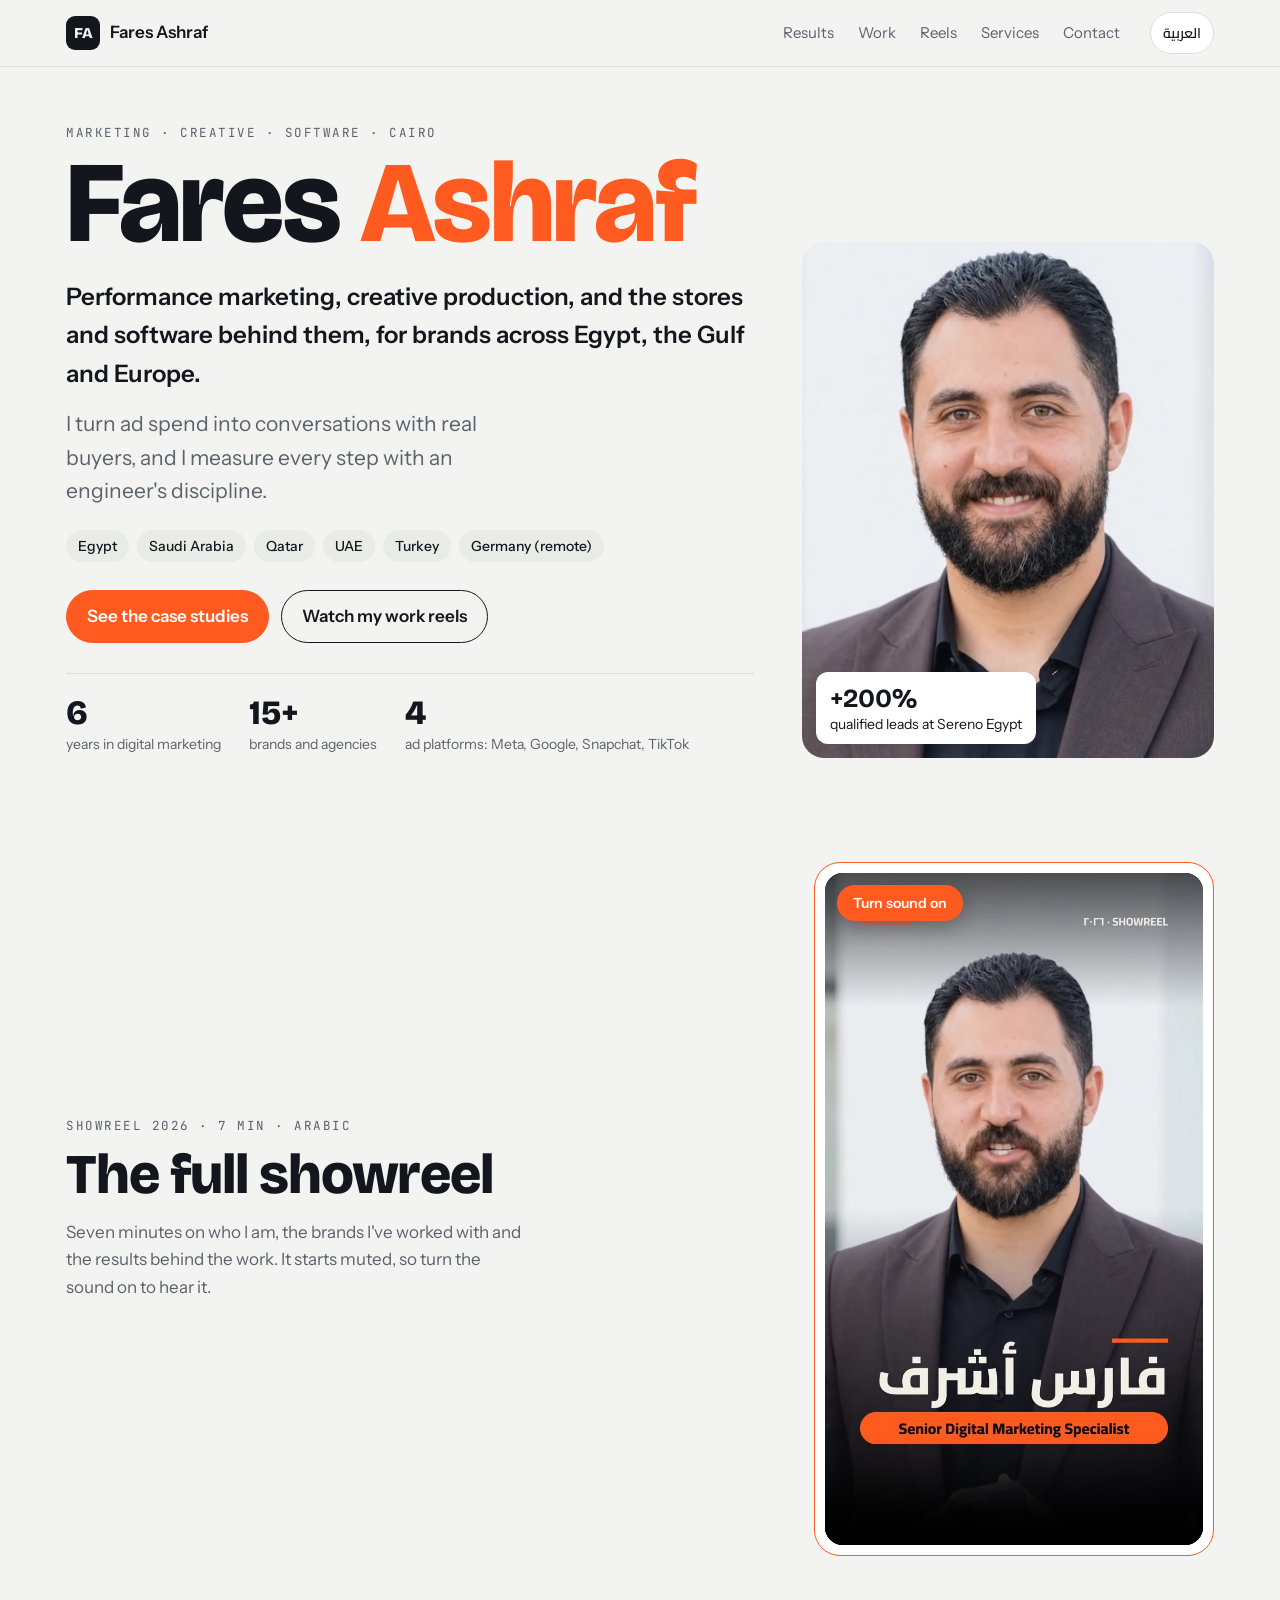
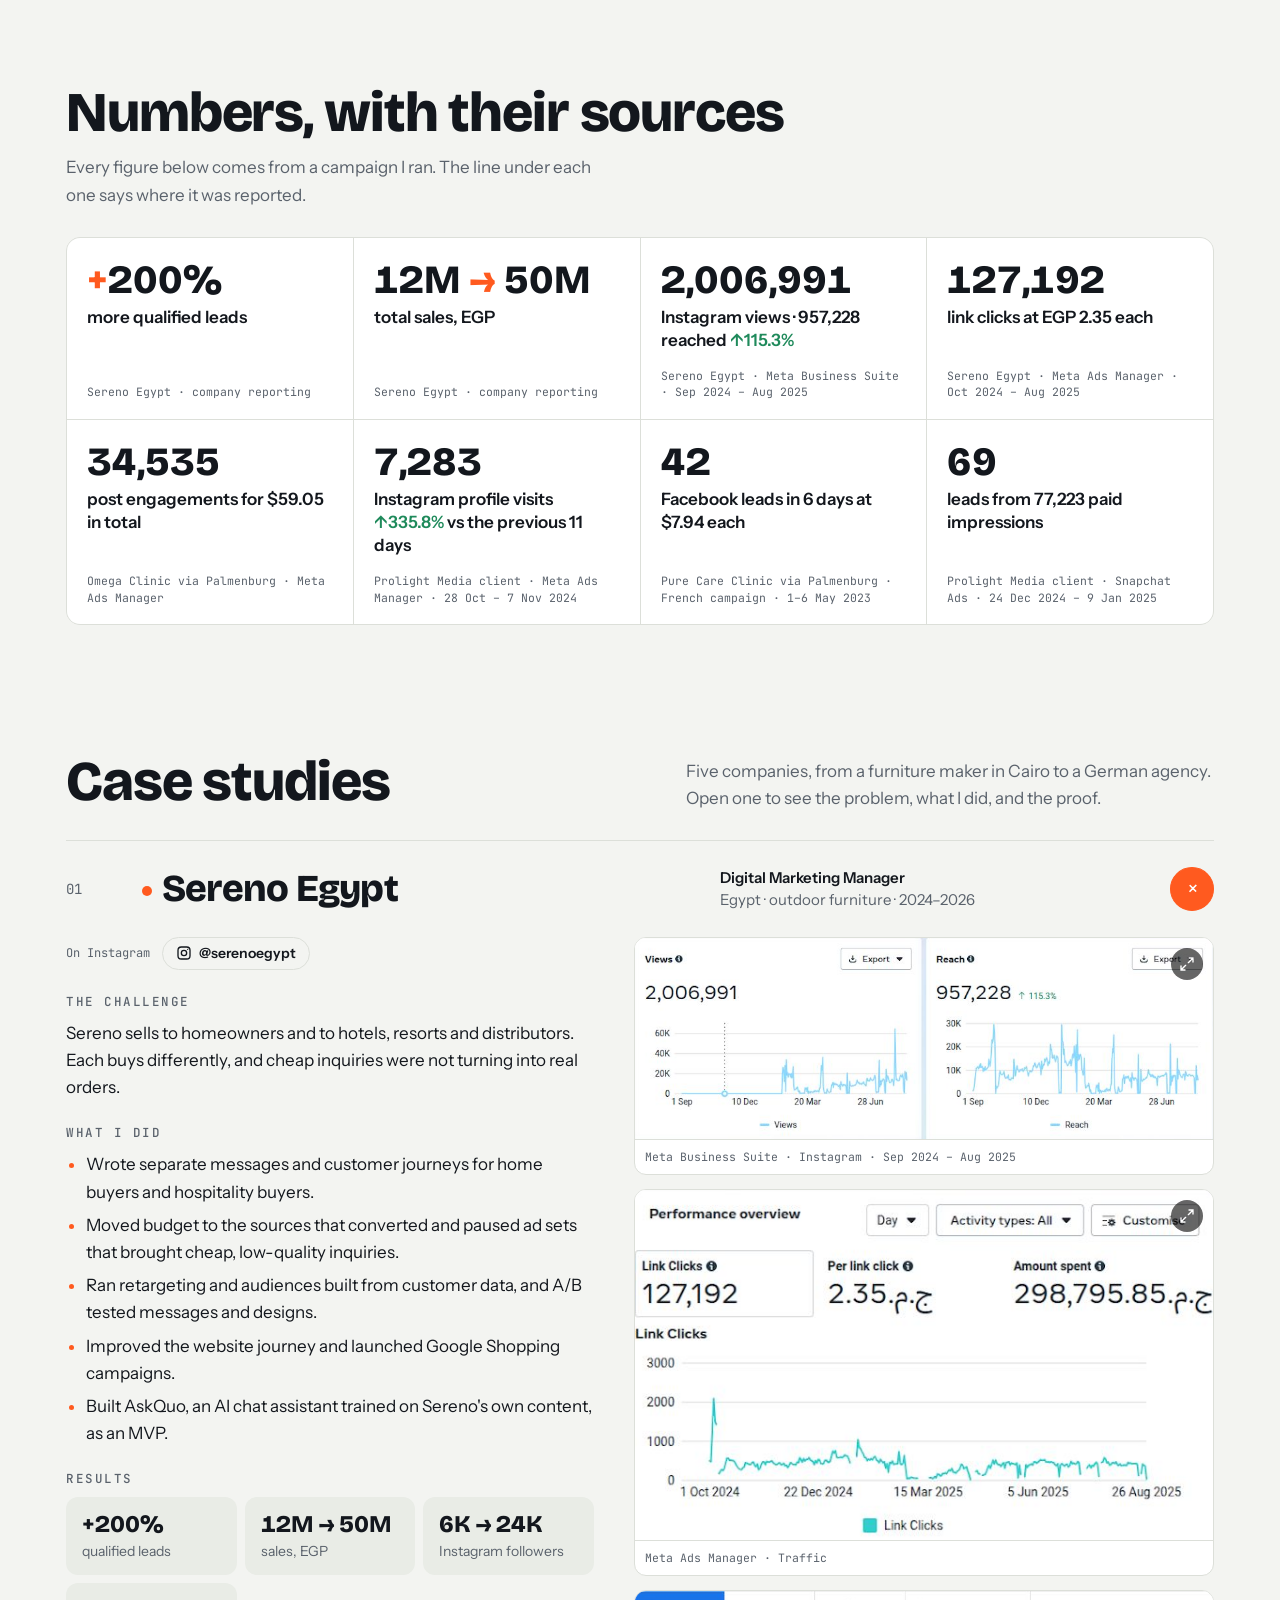
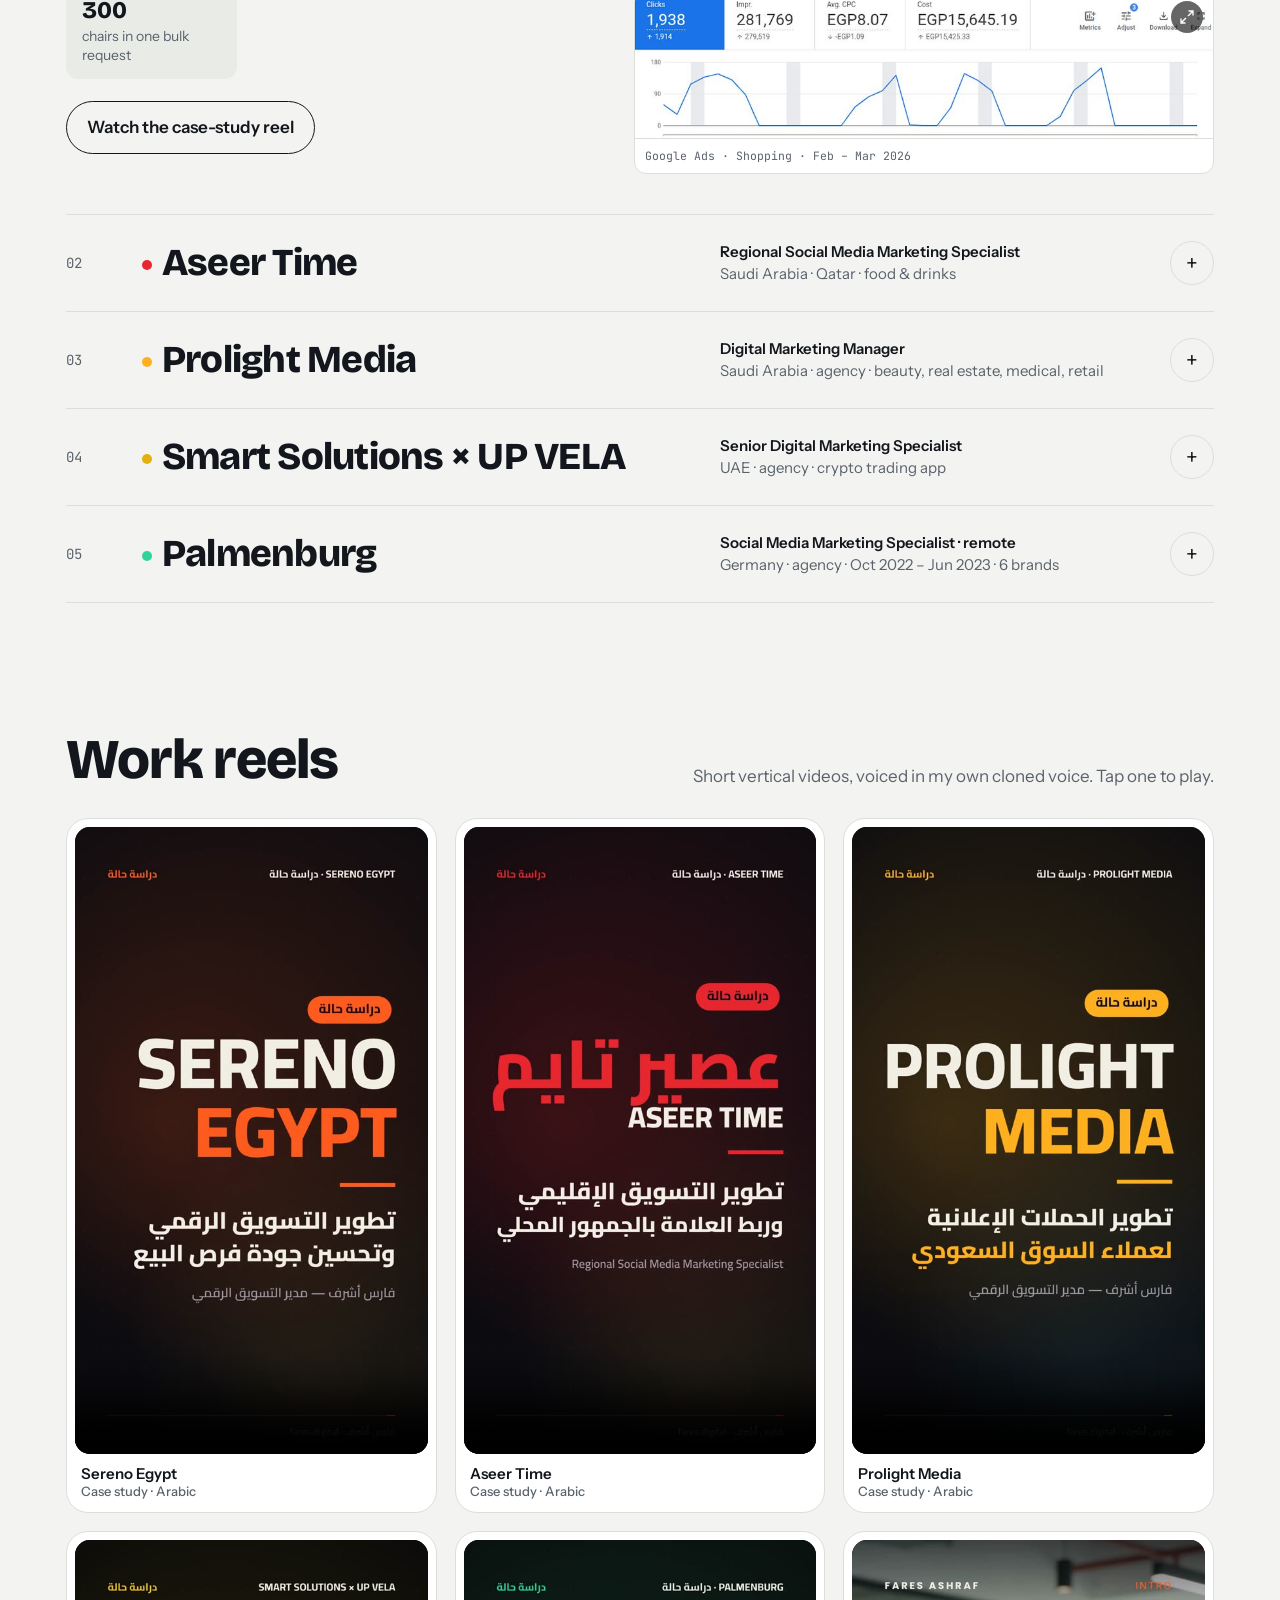
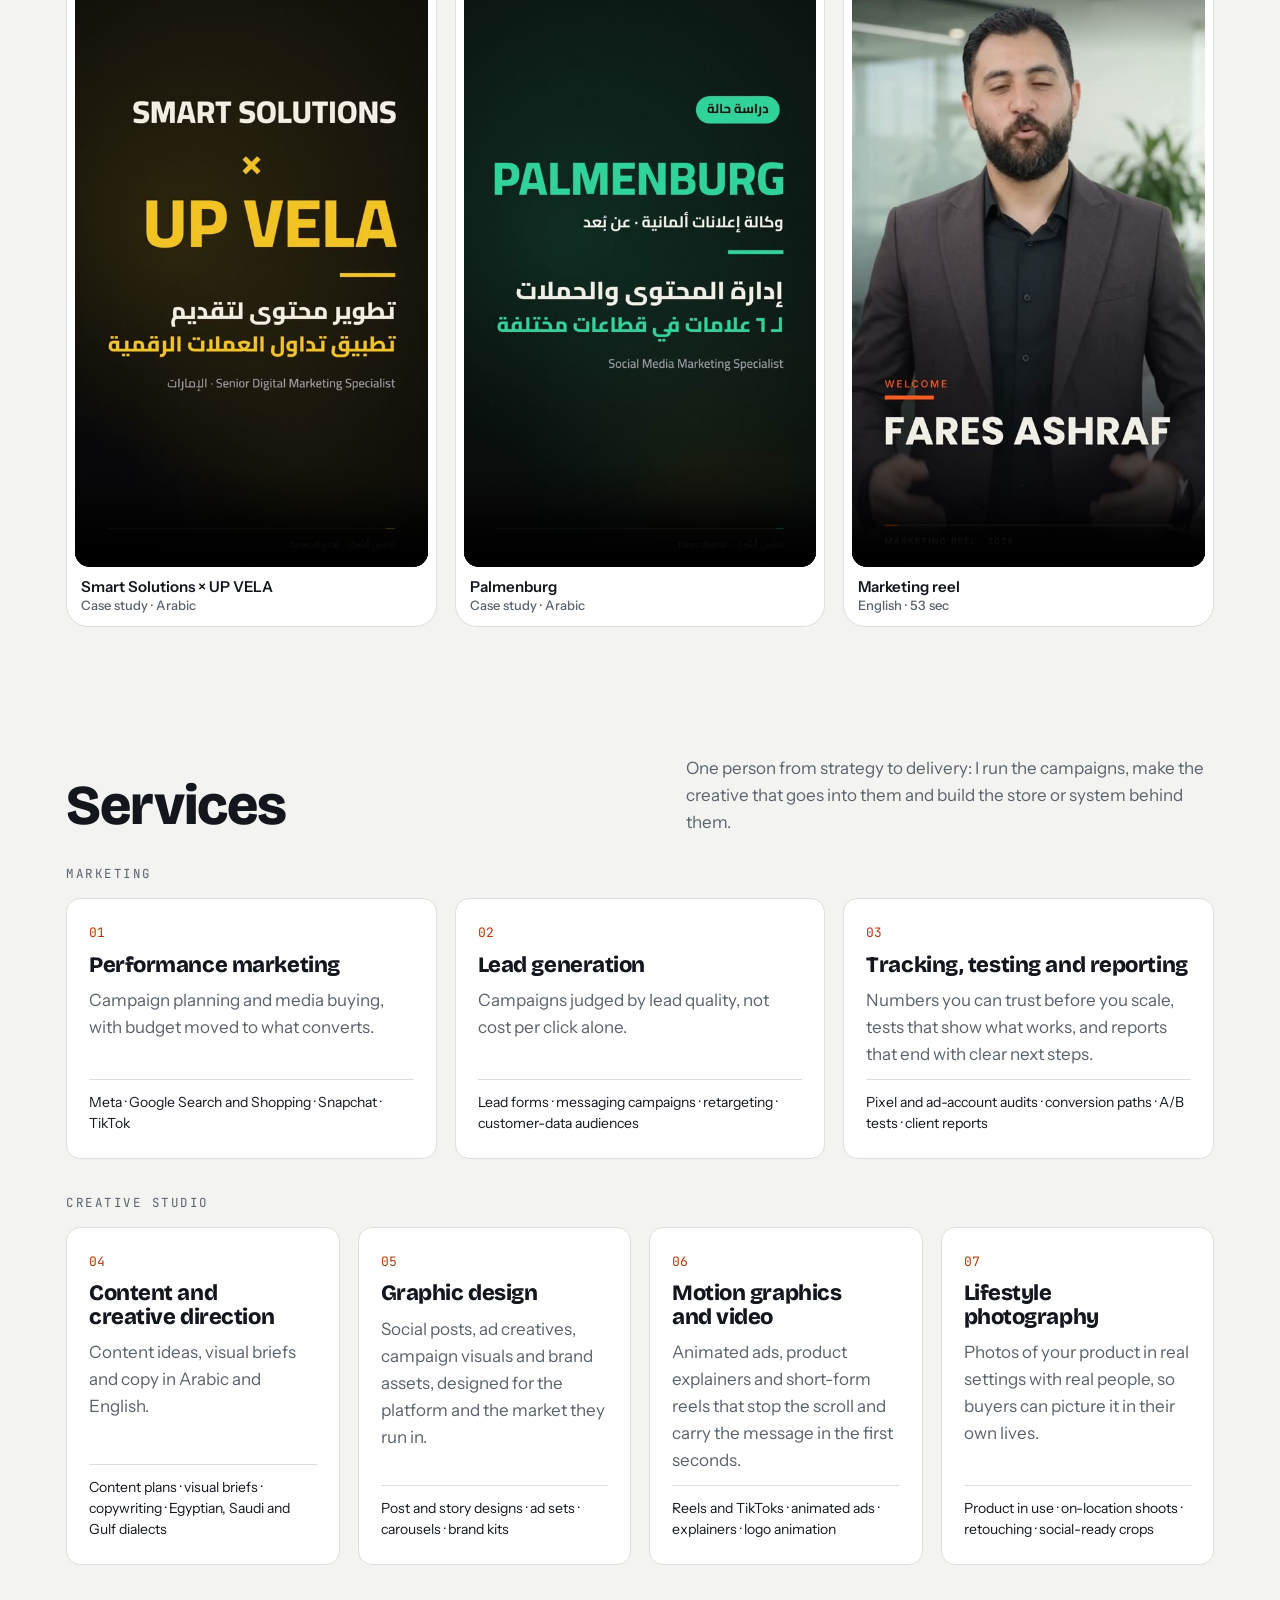
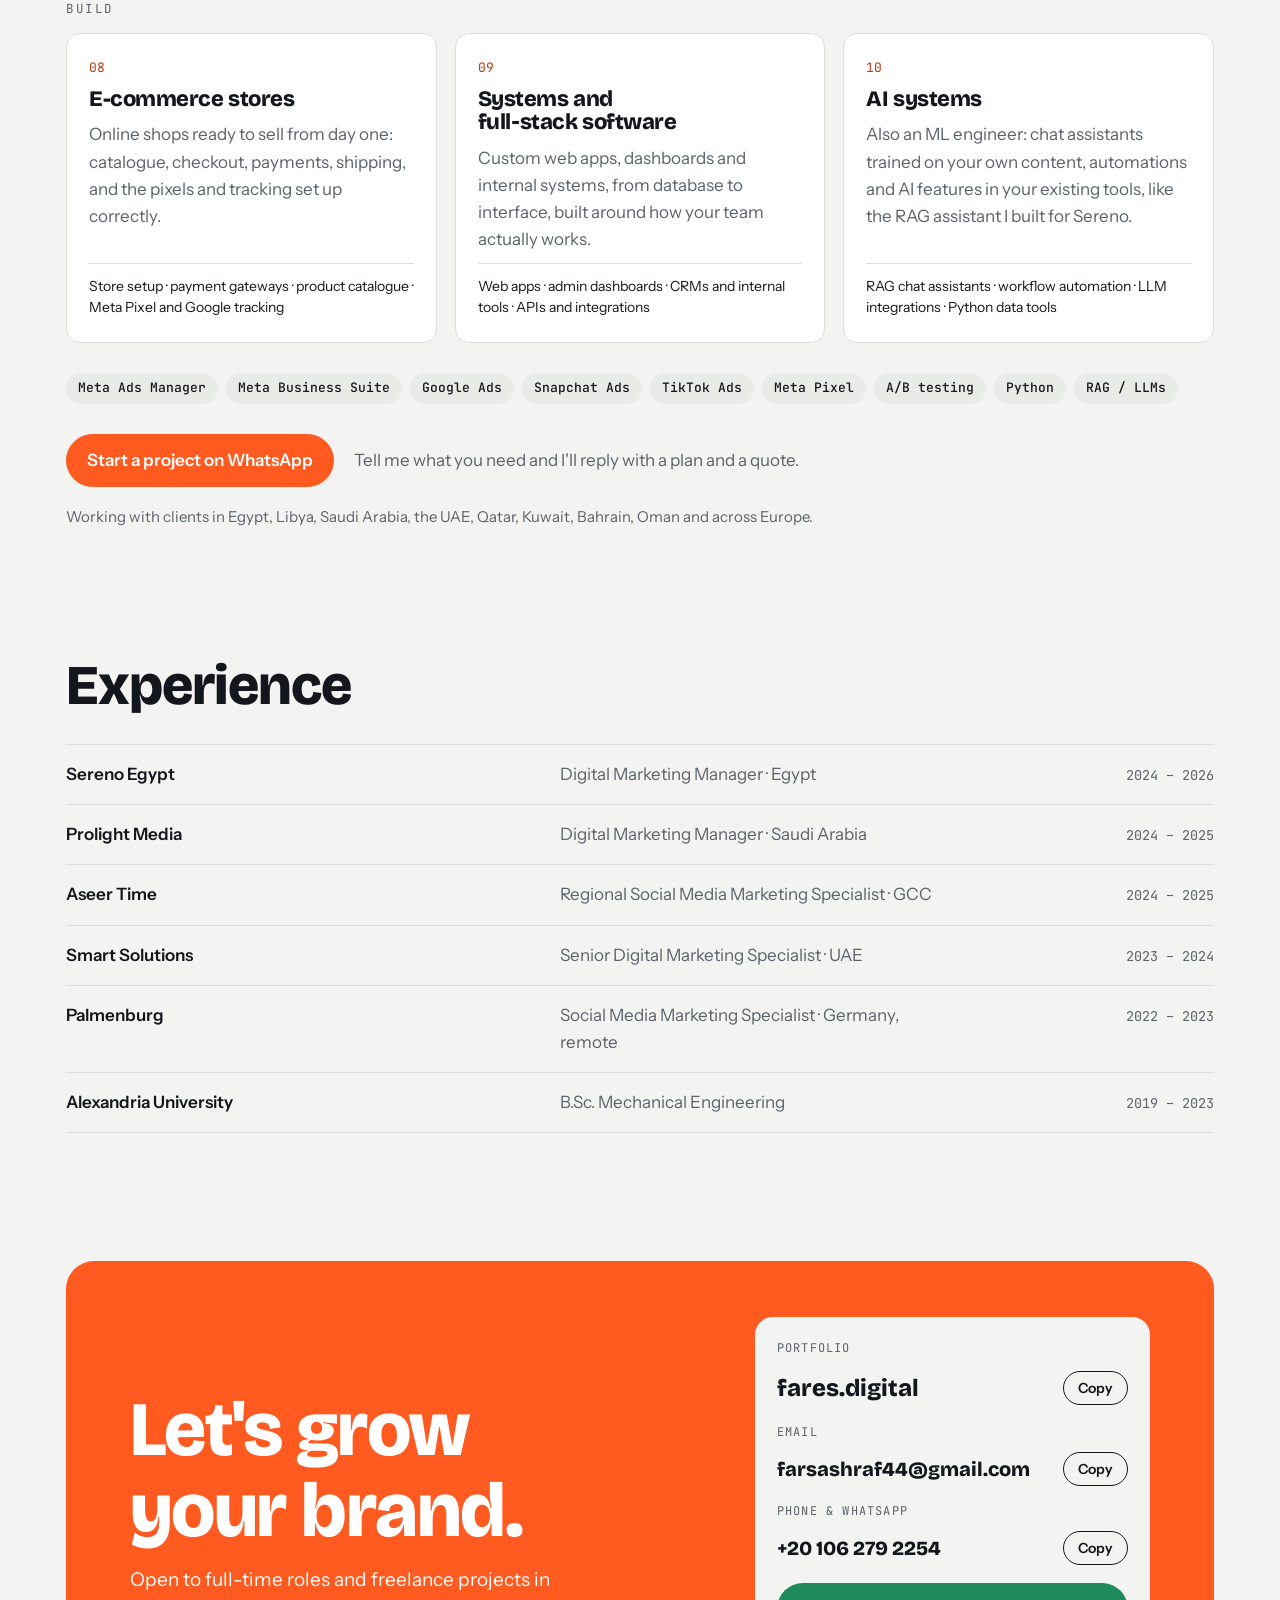
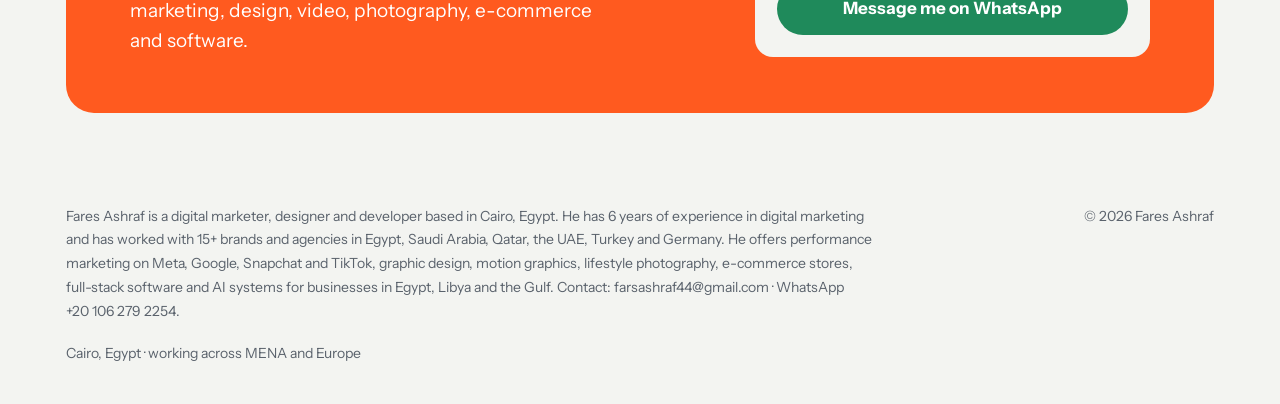
<file: index.html>
<!doctype html>
<html lang="en" dir="ltr">
<head>
<meta charset="utf-8">
<meta name="viewport" content="width=device-width, initial-scale=1, viewport-fit=cover">
<title>Fares Ashraf · Digital Marketing, Design and Web Development</title>
<meta name="description" content="Fares Ashraf, Cairo-based digital marketer, designer and developer. Meta, Google, Snapchat and TikTok ads, graphic design, motion video, e-commerce stores and AI software for brands in Egypt, Libya, Saudi Arabia, the UAE, Qatar and Kuwait.">
<meta name="author" content="Fares Ashraf">
<meta name="robots" content="index, follow, max-image-preview:large">
<link rel="canonical" href="https://fares.digital/">
<link rel="alternate" hreflang="en" href="https://fares.digital/">
<link rel="alternate" hreflang="ar" href="https://fares.digital/ar/">
<link rel="alternate" hreflang="x-default" href="https://fares.digital/">
<link rel="icon" href="assets/favicon.svg" type="image/svg+xml">
<meta property="og:type" content="website">
<meta property="og:site_name" content="Fares Ashraf">
<meta property="og:locale" content="en_US">
<meta property="og:locale:alternate" content="ar_AR">
<meta property="og:url" content="https://fares.digital/">
<meta property="og:title" content="Fares Ashraf · Digital Marketing, Design and Web Development">
<meta property="og:description" content="Performance marketing, design, video, photography, e-commerce stores, full-stack software and AI systems for brands across Egypt, Libya, the Gulf and Europe. Case studies, sourced results and showreel.">
<meta property="og:image" content="https://fares.digital/assets/img/og-image.jpg">
<meta property="og:image:width" content="1200">
<meta property="og:image:height" content="630">
<meta property="og:image:alt" content="Fares Ashraf · Digital Marketing, Design and Web Development">
<meta name="twitter:card" content="summary_large_image">
<script type="application/ld+json">
{
 "@context": "https://schema.org",
 "@graph": [
  {
   "@type": "Person",
   "@id": "https://fares.digital/#person",
   "name": "Fares Ashraf",
   "alternateName": "فارس أشرف",
   "jobTitle": "Digital Marketing Specialist, Designer and Developer",
   "url": "https://fares.digital/",
   "image": "https://fares.digital/assets/img/portrait.jpg",
   "email": "mailto:farsashraf44@gmail.com",
   "telephone": "+201062792254",
   "address": {
    "@type": "PostalAddress",
    "addressLocality": "Cairo",
    "addressCountry": "EG"
   },
   "alumniOf": {
    "@type": "CollegeOrUniversity",
    "name": "Alexandria University"
   },
   "knowsLanguage": [
    "ar",
    "en"
   ],
   "knowsAbout": [
    "Performance marketing",
    "Lead generation",
    "Meta Ads",
    "Google Ads",
    "Snapchat Ads",
    "TikTok Ads",
    "Social media marketing",
    "Graphic design",
    "Motion graphics",
    "Lifestyle photography",
    "E-commerce",
    "Full-stack development",
    "AI systems",
    "RAG"
   ]
  },
  {
   "@type": "ProfessionalService",
   "@id": "https://fares.digital/#service",
   "name": "Fares Ashraf · Digital Marketing, Design and Software",
   "url": "https://fares.digital/",
   "image": "https://fares.digital/assets/img/og-image.jpg",
   "founder": {
    "@id": "https://fares.digital/#person"
   },
   "email": "farsashraf44@gmail.com",
   "telephone": "+201062792254",
   "address": {
    "@type": "PostalAddress",
    "addressLocality": "Cairo",
    "addressCountry": "EG"
   },
   "areaServed": [
    {
     "@type": "Country",
     "name": "Egypt"
    },
    {
     "@type": "Country",
     "name": "Libya"
    },
    {
     "@type": "Country",
     "name": "Saudi Arabia"
    },
    {
     "@type": "Country",
     "name": "United Arab Emirates"
    },
    {
     "@type": "Country",
     "name": "Qatar"
    },
    {
     "@type": "Country",
     "name": "Kuwait"
    },
    {
     "@type": "Country",
     "name": "Bahrain"
    },
    {
     "@type": "Country",
     "name": "Oman"
    },
    {
     "@type": "Country",
     "name": "Iraq"
    },
    {
     "@type": "Country",
     "name": "Jordan"
    }
   ],
   "availableLanguage": [
    "Arabic",
    "English"
   ],
   "hasOfferCatalog": {
    "@type": "OfferCatalog",
    "name": "Services",
    "itemListElement": [
     {
      "@type": "Offer",
      "itemOffered": {
       "@type": "Service",
       "name": "Performance marketing and media buying"
      }
     },
     {
      "@type": "Offer",
      "itemOffered": {
       "@type": "Service",
       "name": "Lead generation"
      }
     },
     {
      "@type": "Offer",
      "itemOffered": {
       "@type": "Service",
       "name": "Tracking, testing and reporting"
      }
     },
     {
      "@type": "Offer",
      "itemOffered": {
       "@type": "Service",
       "name": "Content and creative direction"
      }
     },
     {
      "@type": "Offer",
      "itemOffered": {
       "@type": "Service",
       "name": "Graphic design"
      }
     },
     {
      "@type": "Offer",
      "itemOffered": {
       "@type": "Service",
       "name": "Motion graphics and video"
      }
     },
     {
      "@type": "Offer",
      "itemOffered": {
       "@type": "Service",
       "name": "Lifestyle photography"
      }
     },
     {
      "@type": "Offer",
      "itemOffered": {
       "@type": "Service",
       "name": "E-commerce stores"
      }
     },
     {
      "@type": "Offer",
      "itemOffered": {
       "@type": "Service",
       "name": "Systems and full-stack software"
      }
     },
     {
      "@type": "Offer",
      "itemOffered": {
       "@type": "Service",
       "name": "AI systems"
      }
     }
    ]
   }
  }
 ]
}
</script>
<meta name="theme-color" content="#F3F4F1" media="(prefers-color-scheme: light)">
<meta name="theme-color" content="#0F1215" media="(prefers-color-scheme: dark)">
<link rel="preconnect" href="https://fonts.googleapis.com">
<link rel="preconnect" href="https://fonts.gstatic.com" crossorigin>
<link rel="stylesheet" href="https://fonts.googleapis.com/css2?family=Bricolage+Grotesque:opsz,wght@12..96,600;12..96,800&family=Instrument+Sans:wght@400;500;600&family=JetBrains+Mono:wght@500&family=Cairo:wght@500;700;800&display=swap">
<style>
:root{padding-top:env(safe-area-inset-top,0px);padding-bottom:env(safe-area-inset-bottom,0px)}
body{margin:0} img{max-width:100%} [hidden]{display:none!important}
</style>
<style>
/* Layout: an ad-manager ledger — every result is a KPI tile with its source line; case studies are campaign rows you open. */
:root{
  --paper:#F3F4F1; --card:#FFFFFF; --ink:#13171D; --muted:#5A626C; --line:#DCDFD9;
  --accent:#FF5A1F; --accent-ink:#B63B0D; --on-accent:#FFFFFF; --good:#1F8A5B; --chip:#E9ECE6;
  --display:"Bricolage Grotesque","Cairo",ui-sans-serif,system-ui,sans-serif;
  --body:"Instrument Sans","Cairo",ui-sans-serif,system-ui,sans-serif;
  --mono:"JetBrains Mono",ui-monospace,SFMono-Regular,Menlo,monospace;
  --r:14px; --max:1180px;
}
@media (prefers-color-scheme: dark){:root:not([data-theme="light"]){
  --paper:#0F1215; --card:#161A1F; --ink:#ECEDE9; --muted:#9AA2AB; --line:#262B32;
  --accent:#FF6A33; --accent-ink:#FF8D61; --on-accent:#140A05; --good:#4CC28E; --chip:#1E232A; color-scheme:dark}}
:root[data-theme="dark"]{
  --paper:#0F1215; --card:#161A1F; --ink:#ECEDE9; --muted:#9AA2AB; --line:#262B32;
  --accent:#FF6A33; --accent-ink:#FF8D61; --on-accent:#140A05; --good:#4CC28E; --chip:#1E232A; color-scheme:dark}
html[lang="ar"]{--display:"Cairo",ui-sans-serif,system-ui,sans-serif;--body:"Cairo",ui-sans-serif,system-ui,sans-serif}

*{box-sizing:border-box}
html{scroll-behavior:smooth}
@media (prefers-reduced-motion: reduce){html{scroll-behavior:auto}*{animation:none!important;transition:none!important}}
body{background:var(--paper);color:var(--ink);font-family:var(--body);font-size:17px;line-height:1.6;-webkit-font-smoothing:antialiased}
body::before{content:"";position:fixed;inset:0 0 auto;height:env(safe-area-inset-top,0px);z-index:10;background:var(--paper)}
a{color:inherit}
:focus-visible{outline:3px solid var(--accent);outline-offset:3px;border-radius:6px}
.wrap{max-width:var(--max);margin:0 auto;padding-left:max(16px,env(safe-area-inset-left,0px));padding-right:max(16px,env(safe-area-inset-right,0px))}
h1,h2,h3{font-family:var(--display);line-height:1.05;text-wrap:balance;margin:0;letter-spacing:-.02em}
html[lang="ar"] h1,html[lang="ar"] h2,html[lang="ar"] h3{letter-spacing:0;line-height:1.25}
p{margin:0}
.eyebrow{font-family:var(--mono);font-size:12.5px;letter-spacing:.12em;text-transform:uppercase;color:var(--muted)}
html[lang="ar"] .eyebrow{font-family:var(--body);letter-spacing:0;font-size:14px;font-weight:700}
.mono{font-family:var(--mono);font-variant-numeric:tabular-nums}

/* header */
header{position:sticky;top:env(safe-area-inset-top,0px);z-index:20;background:color-mix(in oklab,var(--paper) 88%,transparent);backdrop-filter:blur(10px);border-bottom:1px solid var(--line)}
.bar{display:flex;align-items:center;gap:20px;padding-block:12px}
.mark{display:flex;align-items:center;gap:10px;text-decoration:none;font-weight:600}
.mark b{display:grid;place-items:center;width:34px;height:34px;border-radius:9px;background:var(--ink);color:var(--paper);font-family:var(--display);font-weight:800;font-size:15px}
nav{display:flex;gap:4px;margin-inline-start:auto;flex-wrap:wrap}
nav a{text-decoration:none;font-size:15px;padding:6px 10px;border-radius:8px;color:var(--muted)}
nav a:hover{color:var(--ink);background:var(--chip)}
.lang{border:1px solid var(--line);background:var(--card);color:var(--ink);font:600 14px var(--body);padding:7px 12px;border-radius:999px;cursor:pointer;text-decoration:none}
.lang:hover{border-color:var(--ink)}
@media (max-width:760px){nav{display:none}.lang{margin-inline-start:auto}}

/* hero */
.hero{display:grid;grid-template-columns:1.25fr .75fr;gap:48px;align-items:end;padding-block:56px 40px}
.hero h1{font-size:clamp(56px,9vw,124px);font-weight:800}
.hero h1 span{color:var(--accent)}
.role{font-size:clamp(19px,2.2vw,24px);font-weight:600;margin-top:14px}
.thesis{font-size:clamp(18px,1.8vw,21px);color:var(--muted);max-width:34ch;margin-top:14px}
.markets{display:flex;flex-wrap:wrap;gap:8px;margin-top:22px}
.chip{background:var(--chip);border-radius:999px;padding:5px 12px;font-size:14px;font-weight:500}
.ctas{display:flex;flex-wrap:wrap;gap:12px;margin-top:28px}
.btn{display:inline-flex;align-items:center;gap:8px;text-decoration:none;font-weight:600;padding:12px 20px;border-radius:999px;border:1.5px solid var(--ink)}
.btn.primary{background:var(--accent);border-color:var(--accent);color:var(--on-accent)}
.btn:hover{transform:translateY(-1px)}
.portrait{position:relative;border-radius:22px;overflow:hidden;aspect-ratio:4/5;max-width:100%;background:var(--chip)}
.portrait img{width:100%;height:100%;object-fit:cover;display:block}
.portrait .tag{position:absolute;inset-inline-start:14px;bottom:14px;background:var(--card);color:var(--ink);border-radius:12px;padding:10px 14px;font-size:14px;line-height:1.3;box-shadow:0 6px 24px rgba(0,0,0,.12)}
.portrait .tag strong{display:block;font-family:var(--display);font-size:26px}
.facts{display:flex;flex-wrap:wrap;gap:28px;margin-top:30px;padding-top:22px;border-top:1px solid var(--line)}
.facts div{min-width:0}
.facts strong{display:block;font-family:var(--display);font-size:34px;font-weight:800;line-height:1}
.facts span{font-size:14px;color:var(--muted)}
@media (max-width:860px){.hero{grid-template-columns:1fr;gap:28px;padding-block:32px}.portrait{max-width:420px}}

/* sections */
section{padding-block:64px}
.sec-head{display:flex;flex-wrap:wrap;align-items:end;justify-content:space-between;gap:12px 24px;margin-bottom:28px}
.sec-head h2{font-size:clamp(34px,4.6vw,56px);font-weight:800}
.sec-head p{color:var(--muted);max-width:48ch}

/* ledger */
.ledger{display:grid;grid-template-columns:repeat(4,minmax(0,1fr));gap:1px;background:var(--line);border:1px solid var(--line);border-radius:var(--r);overflow:hidden}
.kpi{background:var(--card);padding:22px 20px 18px;display:flex;flex-direction:column;gap:6px;min-width:0}
.kpi .v{font-family:var(--display);font-weight:800;font-size:clamp(30px,3.2vw,40px);line-height:1;font-variant-numeric:tabular-nums}
.kpi .v em{font-style:normal;color:var(--accent)}
.kpi .l{font-weight:600;line-height:1.35}
.kpi .s{margin-top:auto;padding-top:10px;font-family:var(--mono);font-size:11.5px;color:var(--muted);line-height:1.45}
html[lang="ar"] .kpi .s{font-family:var(--body);font-size:12.5px}
.kpi .up{color:var(--good);font-weight:600}
@media (max-width:980px){.ledger{grid-template-columns:repeat(2,minmax(0,1fr))}}
@media (max-width:420px){.ledger{grid-template-columns:1fr}}

/* work */
.case{border-top:1px solid var(--line)}
.case:last-child{border-bottom:1px solid var(--line)}
.case summary{list-style:none;cursor:pointer;display:grid;grid-template-columns:56px minmax(0,1.3fr) minmax(0,1fr) auto;gap:20px;align-items:center;padding-block:26px}
.case summary::-webkit-details-marker{display:none}
.case .no{font-family:var(--mono);color:var(--muted);font-size:14px}
.case h3{font-size:clamp(26px,3vw,38px);font-weight:800}
.case .meta{color:var(--muted);font-size:15px;line-height:1.45}
.case .meta b{color:var(--ink);font-weight:600;display:block}
.case .open{width:44px;height:44px;border-radius:50%;border:1.5px solid var(--line);display:grid;place-items:center;font-size:22px;transition:transform .25s,background .2s}
.case[open] .open{transform:rotate(45deg);background:var(--accent);border-color:var(--accent);color:var(--on-accent)}
.case summary:hover .open{border-color:var(--ink)}
.case .dot{display:inline-block;width:10px;height:10px;border-radius:50%;margin-inline-end:10px;vertical-align:middle}
@media (max-width:760px){.case summary{grid-template-columns:minmax(0,1fr) auto;gap:8px 14px}.case .no{display:none}.case .meta{grid-column:1/2}}
.body{display:grid;grid-template-columns:minmax(0,1fr) minmax(0,1.1fr);gap:40px;padding-bottom:40px}
.body h4{font-family:var(--mono);font-weight:500;font-size:12.5px;letter-spacing:.12em;text-transform:uppercase;color:var(--muted);margin:22px 0 8px}
html[lang="ar"] .body h4{font-family:var(--body);letter-spacing:0;font-size:14px;font-weight:700}
.body h4:first-child{margin-top:0}
.body ul{margin:0;padding-inline-start:20px;display:grid;gap:6px}
.body li::marker{color:var(--accent)}
.ig{display:flex;flex-wrap:wrap;align-items:center;gap:8px;margin:0 0 22px}
.ig-l{font-family:var(--mono);font-size:12px;color:var(--muted);margin-inline-end:4px}
html[lang="ar"] .ig-l{font-family:var(--body);font-size:13px}
.ig a{display:inline-flex;align-items:center;gap:7px;padding:7px 13px;border:1px solid var(--line);border-radius:999px;color:var(--ink);text-decoration:none;font-size:14px;font-weight:600;line-height:1.2;transition:border-color .2s,color .2s}
.ig a:hover,.ig a:focus-visible{border-color:var(--accent);color:var(--accent)}
.res{display:grid;grid-template-columns:repeat(auto-fill,minmax(160px,1fr));gap:8px}
.res>span{background:var(--chip);border-radius:12px;padding:14px 16px;display:flex;flex-direction:column;gap:4px;min-width:0}
.res strong{font-family:var(--display);font-weight:800;font-size:24px;line-height:1.1;font-variant-numeric:tabular-nums}
.res strong+span{font-size:14px;line-height:1.35;color:var(--muted)}
.gallery{display:flex;flex-direction:column;gap:14px}
.gallery figure{position:relative;margin:0;background:var(--card);border:1px solid var(--line);border-radius:12px;overflow:hidden}
.gallery img{display:block;width:100%;height:auto;max-height:70vh;object-fit:contain;background:#fff;cursor:zoom-in;transition:opacity .2s}
.gallery img:hover{opacity:.92}
.gallery img:focus-visible{outline:2px solid var(--accent);outline-offset:-2px}
.gallery figure::after{content:"";position:absolute;top:10px;inset-inline-end:10px;width:32px;height:32px;border-radius:50%;pointer-events:none;background:rgba(0,0,0,.6) url("data:image/svg+xml,%3Csvg xmlns='http://www.w3.org/2000/svg' viewBox='0 0 24 24' fill='none' stroke='white' stroke-width='2' stroke-linecap='round'%3E%3Cpath d='M15 3h6v6M9 21H3v-6M21 3l-7 7M3 21l7-7'/%3E%3C/svg%3E") center/16px no-repeat}
.lb{border:0;padding:0;margin:auto;max-width:96vw;max-height:94vh;background:transparent;color:#fff;overflow:visible}
.lb::backdrop{background:rgba(0,0,0,.88)}
.lb img{display:block;max-width:96vw;max-height:84vh;width:auto;height:auto;border-radius:10px;background:#fff;margin:0 auto}
.lb p{margin:10px 0 0;text-align:center;font-family:var(--mono);font-size:13px;color:#ddd}
.lb button{position:fixed;top:14px;inset-inline-end:14px;width:44px;height:44px;border-radius:50%;border:1px solid rgba(255,255,255,.4);background:rgba(0,0,0,.6);color:#fff;font-size:24px;line-height:1;cursor:pointer}
.gallery figcaption{font-family:var(--mono);font-size:11.5px;color:var(--muted);padding:8px 10px;border-top:1px solid var(--line)}
html[lang="ar"] .gallery figcaption{font-family:var(--body);font-size:12.5px}
.reelbtn{margin-top:22px}
@media (max-width:860px){.body{grid-template-columns:1fr;gap:24px}}

/* showreel */
.showreel{display:grid;grid-template-columns:minmax(0,1fr) minmax(0,400px);gap:48px;align-items:center}
.showreel h2{font-size:clamp(34px,4.6vw,56px);font-weight:800;margin-top:10px}
.showreel p.lead{color:var(--muted);max-width:42ch;margin-top:14px}
.sr-frame{position:relative;background:var(--card);border:1.5px solid var(--accent);border-radius:26px;padding:10px;min-width:0;width:min(100%,calc((100svh - 120px) * 9 / 16));justify-self:end}
.sr-frame video{width:100%;aspect-ratio:9/16;border-radius:18px;background:#000;display:block}
.sound{position:absolute;top:22px;inset-inline-start:22px;border:0;background:var(--accent);color:var(--on-accent);font:600 14px var(--body);padding:9px 16px;border-radius:999px;cursor:pointer;box-shadow:0 6px 20px rgba(0,0,0,.25)}
.sound:hover{filter:brightness(1.08)}
@media (max-width:860px){.showreel{grid-template-columns:1fr;gap:24px}.sr-frame{justify-self:start}}

/* reels */
.reels{display:grid;grid-template-columns:repeat(3,minmax(0,1fr));gap:18px;align-items:start}
.phone{background:var(--card);border:1px solid var(--line);border-radius:22px;padding:8px;min-width:0}
.phone video{width:100%;aspect-ratio:9/16;max-width:100%;border-radius:15px;background:#000;display:block}
.phone p{font-weight:600;font-size:15px;padding:10px 6px 4px;line-height:1.3}
.phone small{display:block;color:var(--muted);font-weight:500;font-size:13px}
@media (max-width:760px){.reels{grid-template-columns:repeat(2,minmax(0,1fr))}}

/* services */
.svc-group+.svc-group{margin-top:34px}
.svc-group>.eyebrow{margin-bottom:14px}
.svcs{display:grid;grid-template-columns:repeat(3,minmax(0,1fr));gap:18px}
.svcs.four{grid-template-columns:repeat(4,minmax(0,1fr))}
.svc{background:var(--card);border:1px solid var(--line);border-radius:var(--r);padding:24px 22px;display:flex;flex-direction:column;gap:10px;min-width:0}
.svc .no{font-family:var(--mono);font-size:13px;color:var(--accent-ink)}
.svc h3{font-size:22px;font-weight:800}
.svc p{color:var(--muted)}
.svc .incl{margin-top:auto;padding-top:12px;border-top:1px solid var(--line);font-size:14px;color:var(--ink);line-height:1.5}
.svc-cta{display:flex;flex-wrap:wrap;align-items:center;gap:12px 20px;margin-top:30px}
.svc-cta p{color:var(--muted)}
.svc-where{margin-top:18px;font-size:15px;color:var(--muted)}
@media (max-width:1040px){.svcs.four{grid-template-columns:repeat(2,minmax(0,1fr))}}
@media (max-width:860px){.svcs{grid-template-columns:repeat(2,minmax(0,1fr))}.svcs:not(.four) .svc:last-child{grid-column:1/-1}}
@media (max-width:520px){.svcs,.svcs.four{grid-template-columns:1fr}}

.tools{display:flex;flex-wrap:wrap;gap:8px;margin-top:30px}
.tools .chip{font-family:var(--mono);font-size:13px}

/* experience */
.xp{display:grid;gap:0;border-top:1px solid var(--line)}
.xp div{display:grid;grid-template-columns:minmax(0,1.2fr) minmax(0,1fr) minmax(0,.6fr);gap:16px;padding-block:16px;border-bottom:1px solid var(--line);align-items:baseline}
.xp b{font-weight:600}
.xp span{color:var(--muted)}
.xp .when{font-family:var(--mono);font-size:13.5px;text-align:end;color:var(--muted)}
@media (max-width:640px){.xp div{grid-template-columns:1fr;gap:2px}.xp .when{text-align:start}}

/* contact */
.contact{background:var(--accent);color:var(--on-accent);border-radius:28px;padding-block:56px;padding-inline:clamp(24px,5vw,64px);display:grid;grid-template-columns:1.2fr .8fr;gap:32px;align-items:end}
.contact h2{font-size:clamp(40px,6vw,84px);font-weight:800}
.contact p{font-size:19px;margin-top:14px;max-width:38ch}
.contact .card{background:var(--paper);color:var(--ink);border-radius:18px;padding:22px;display:grid;gap:10px}
.contact .card .row{display:flex;align-items:center;justify-content:space-between;gap:12px;flex-wrap:wrap}
.contact .card .k{font-family:var(--mono);font-size:12px;letter-spacing:.1em;text-transform:uppercase;color:var(--muted)}
.contact .card .val{font-family:var(--display);font-size:24px;font-weight:800;word-break:break-all}
.contact .card .val.sm{font-size:20px}
.contact .card .k:not(:first-child){margin-top:6px}
.wa{margin-top:8px;display:block;text-align:center;text-decoration:none;font-weight:700;padding:12px 16px;border-radius:999px;background:#1F8A5B;color:#FFFFFF}
.wa:hover{filter:brightness(1.08)}
.copy{border:1.5px solid var(--ink);background:transparent;color:var(--ink);font:600 14px var(--body);padding:7px 14px;border-radius:999px;cursor:pointer}
@media (max-width:860px){.contact{grid-template-columns:1fr}}
html[lang="ar"] .kpi .v,html[lang="ar"] .res strong,html[lang="ar"] .facts strong,html[lang="ar"] .portrait .tag strong{direction:ltr;text-align:right;unicode-bidi:isolate}
footer{padding-block:28px 40px;color:var(--muted);font-size:14px;display:flex;justify-content:space-between;flex-wrap:wrap;gap:8px}
footer .about{flex-basis:100%;max-width:90ch;margin:0 0 10px;line-height:1.7}
.nowrap{white-space:nowrap}
html[lang="ar"] .contact .card .k{font-family:var(--body);letter-spacing:0;font-size:13px;font-weight:700}
</style>
</head>
<body>

<header>
  <div class="wrap bar">
    <a class="mark" href="#top"><b>FA</b><span data-i18n="brand">Fares Ashraf</span></a>
    <nav aria-label="Sections">
      <a href="#results" data-i18n="nav1">Results</a>
      <a href="#work" data-i18n="nav2">Work</a>
      <a href="#reels" data-i18n="nav3">Reels</a>
      <a href="#services" data-i18n="nav6">Services</a>
      <a href="#contact" data-i18n="nav5">Contact</a>
    </nav>
    <a class="lang" id="lang" href="ar/" hreflang="ar" lang="ar">العربية</a>
  </div>
</header>

<main id="top">
  <div class="wrap hero">
    <div>
      <p class="eyebrow" data-i18n="eyebrow">Marketing · Creative · Software · Cairo</p>
      <h1 data-i18n="name">Fares <span>Ashraf</span></h1>
      <p class="role" data-i18n="role">Performance marketing, creative production, and the stores and software behind them, for brands across Egypt, the Gulf and Europe.</p>
      <p class="thesis" data-i18n="thesis">I turn ad spend into conversations with real buyers, and I measure every step with an engineer's discipline.</p>
      <div class="markets" aria-label="Markets">
        <span class="chip" data-i18n="m1">Egypt</span><span class="chip" data-i18n="m2">Saudi Arabia</span><span class="chip" data-i18n="m3">Qatar</span>
        <span class="chip" data-i18n="m4">UAE</span><span class="chip" data-i18n="m5">Turkey</span><span class="chip" data-i18n="m6">Germany (remote)</span>
      </div>
      <div class="ctas">
        <a class="btn primary" href="#work" data-i18n="cta1">See the case studies</a>
        <a class="btn" href="#reels" data-i18n="cta2">Watch my work reels</a>
      </div>
      <div class="facts">
        <div><strong>6</strong><span data-i18n="f1">years in digital marketing</span></div>
        <div><strong>15+</strong><span data-i18n="f2">brands and agencies</span></div>
        <div><strong>4</strong><span data-i18n="f3">ad platforms: Meta, Google, Snapchat, TikTok</span></div>
      </div>
    </div>
    <div class="portrait">
      <img src="assets/img/portrait.jpg" alt="Portrait of Fares Ashraf, digital marketer in Cairo" width="640" height="800" fetchpriority="high">
      <div class="tag"><strong>+200%</strong><span data-i18n="tag">qualified leads at Sereno Egypt</span></div>
    </div>
  </div>

  <section id="showreel">
    <div class="wrap showreel">
      <div>
        <p class="eyebrow" data-i18n="sr_e">Showreel 2026 · 7 min · Arabic</p>
        <h2 data-i18n="sr_h">The full showreel</h2>
        <p class="lead" data-i18n="sr_p">Seven minutes on who I am, the brands I've worked with and the results behind the work. It starts muted, so turn the sound on to hear it.</p>
      </div>
      <div class="sr-frame">
        <video id="srv" controls muted playsinline preload="metadata" poster="assets/img/poster-Fares_Ashraf_Full_Showreel_AR.jpg" src="assets/video/Fares_Ashraf_Full_Showreel_AR.mp4"></video>
        <button class="sound" id="sound" type="button" data-i18n="sr_snd">Turn sound on</button>
      </div>
    </div>
  </section>

  <section id="results">
    <div class="wrap">
      <div class="sec-head">
        <h2 data-i18n="r_h">Numbers, with their sources</h2>
        <p data-i18n="r_p">Every figure below comes from a campaign I ran. The line under each one says where it was reported.</p>
      </div>
      <div class="ledger">
        <div class="kpi"><div class="v"><em>+</em>200%</div><div class="l" data-i18n="k1">more qualified leads</div><div class="s" data-i18n="k1s">Sereno Egypt · company reporting</div></div>
        <div class="kpi"><div class="v">12M <em>→</em> 50M</div><div class="l" data-i18n="k2">total sales, EGP</div><div class="s" data-i18n="k2s">Sereno Egypt · company reporting</div></div>
        <div class="kpi"><div class="v">2,006,991</div><div class="l" data-i18n="k3">Instagram views · 957,228 reached <span class="up">↑115.3%</span></div><div class="s" data-i18n="k3s">Sereno Egypt · Meta Business Suite · Sep 2024 – Aug 2025</div></div>
        <div class="kpi"><div class="v">127,192</div><div class="l" data-i18n="k4">link clicks at EGP 2.35 each</div><div class="s" data-i18n="k4s">Sereno Egypt · Meta Ads Manager · Oct 2024 – Aug 2025</div></div>
        <div class="kpi"><div class="v">34,535</div><div class="l" data-i18n="k5">post engagements for $59.05 in total</div><div class="s" data-i18n="k5s">Omega Clinic via Palmenburg · Meta Ads Manager</div></div>
        <div class="kpi"><div class="v">7,283</div><div class="l" data-i18n="k6">Instagram profile visits <span class="up">↑335.8%</span> vs the previous 11 days</div><div class="s" data-i18n="k6s">Prolight Media client · Meta Ads Manager · 28 Oct – 7 Nov 2024</div></div>
        <div class="kpi"><div class="v">42</div><div class="l" data-i18n="k7">Facebook leads in 6 days at $7.94 each</div><div class="s" data-i18n="k7s">Pure Care Clinic via Palmenburg · French campaign · 1–6 May 2023</div></div>
        <div class="kpi"><div class="v">69</div><div class="l" data-i18n="k8">leads from 77,223 paid impressions</div><div class="s" data-i18n="k8s">Prolight Media client · Snapchat Ads · 24 Dec 2024 – 9 Jan 2025</div></div>
      </div>
    </div>
  </section>

  <section id="work">
    <div class="wrap">
      <div class="sec-head">
        <h2 data-i18n="w_h">Case studies</h2>
        <p data-i18n="w_p">Five companies, from a furniture maker in Cairo to a German agency. Open one to see the problem, what I did, and the proof.</p>
      </div>

      <details class="case" open>
        <summary><span class="no">01</span><h3><span class="dot" style="background:#FF5A1F"></span>Sereno Egypt</h3><div class="meta"><b data-i18n="c1r">Digital Marketing Manager</b><span data-i18n="c1m">Egypt · outdoor furniture · 2024–2026</span></div><span class="open" aria-hidden="true">+</span></summary>
        <div class="body">
          <div>
            <p class="ig"><span class="ig-l" data-i18n="ig_lbl">On Instagram</span><a href="https://www.instagram.com/serenoegypt/" target="_blank" rel="noopener"><svg viewBox="0 0 24 24" width="16" height="16" fill="none" stroke="currentColor" stroke-width="2" aria-hidden="true"><rect x="3" y="3" width="18" height="18" rx="5"/><circle cx="12" cy="12" r="4"/><circle cx="17.5" cy="6.5" r="1" fill="currentColor" stroke="none"/></svg><bdi dir="ltr">@serenoegypt</bdi></a></p>
            <h4 data-i18n="lbl_ch">The challenge</h4>
            <p data-i18n="c1ch">Sereno sells to homeowners and to hotels, resorts and distributors. Each buys differently, and cheap inquiries were not turning into real orders.</p>
            <h4 data-i18n="lbl_do">What I did</h4>
            <ul>
              <li data-i18n="c1d1">Wrote separate messages and customer journeys for home buyers and hospitality buyers.</li>
              <li data-i18n="c1d2">Moved budget to the sources that converted and paused ad sets that brought cheap, low-quality inquiries.</li>
              <li data-i18n="c1d3">Ran retargeting and audiences built from customer data, and A/B tested messages and designs.</li>
              <li data-i18n="c1d4">Improved the website journey and launched Google Shopping campaigns.</li>
              <li data-i18n="c1d5">Built AskQuo, an AI chat assistant trained on Sereno's own content, as an MVP.</li>
            </ul>
            <h4 data-i18n="lbl_res">Results</h4>
            <div class="res">
              <span><strong>+200%</strong><span data-i18n="c1x1">qualified leads</span></span>
              <span><strong>12M → 50M</strong><span data-i18n="c1x2">sales, EGP</span></span>
              <span><strong>6K → 24K</strong><span data-i18n="c1x3">Instagram followers</span></span>
              <span><strong>300</strong><span data-i18n="c1x4">chairs in one bulk request</span></span>
            </div>
            <a class="btn reelbtn" href="#reel-sereno" data-i18n="watch">Watch the case-study reel</a>
          </div>
          <div class="gallery">
            <figure class="wide"><img loading="lazy" src="assets/img/sereno-ig.jpg" alt="Meta Business Suite chart: 2,006,991 views and 957,228 reach" width="891" height="309"><figcaption data-i18n="g_s1">Meta Business Suite · Instagram · Sep 2024 – Aug 2025</figcaption></figure>
            <figure><img loading="lazy" src="assets/img/sereno-traffic.jpg" alt="Meta Ads Manager: 127,192 link clicks" width="615" height="372"><figcaption data-i18n="g_s2">Meta Ads Manager · Traffic</figcaption></figure>
            <figure><img loading="lazy" src="assets/img/sereno-google.jpg" alt="Google Ads Shopping campaign: 1,938 clicks, 281,769 impressions" width="900" height="228"><figcaption data-i18n="g_s3">Google Ads · Shopping · Feb – Mar 2026</figcaption></figure>
          </div>
        </div>
      </details>

      <details class="case">
        <summary><span class="no">02</span><h3><span class="dot" style="background:#E8262F"></span>Aseer Time</h3><div class="meta"><b data-i18n="c2r">Regional Social Media Marketing Specialist</b><span data-i18n="c2m">Saudi Arabia · Qatar · food &amp; drinks</span></div><span class="open" aria-hidden="true">+</span></summary>
        <div class="body">
          <div>
            <p class="ig"><span class="ig-l" data-i18n="ig_lbl">On Instagram</span><a href="https://www.instagram.com/39ertime/" target="_blank" rel="noopener"><svg viewBox="0 0 24 24" width="16" height="16" fill="none" stroke="currentColor" stroke-width="2" aria-hidden="true"><rect x="3" y="3" width="18" height="18" rx="5"/><circle cx="12" cy="12" r="4"/><circle cx="17.5" cy="6.5" r="1" fill="currentColor" stroke="none"/></svg><bdi dir="ltr">@39ertime</bdi></a></p>
            <h4 data-i18n="lbl_ch">The challenge</h4>
            <p data-i18n="c2ch">One juice and dessert brand, several markets. Each audience needed to hear the brand in its own dialect and around its own occasions.</p>
            <h4 data-i18n="lbl_do">What I did</h4>
            <ul>
              <li data-i18n="c2d1">Wrote captions in Saudi, Qatari and wider Gulf dialects, tied to local life and occasions.</li>
              <li data-i18n="c2d2">Built a content plan of 14 ideas over 6 weeks, with a paid budget of at least $20 a day per account and A/B tests on every piece.</li>
              <li data-i18n="c2d3">Planned the Flamingo range launch in Saudi Arabia and Qatar.</li>
              <li data-i18n="c2d4">Ran Ramadan, Eid and national-day campaigns on Meta and Snapchat, plus influencer collaborations.</li>
              <li data-i18n="c2d5">Designed branch sales contests that reward growth on a single product.</li>
            </ul>
            <a class="btn reelbtn" href="#reel-aseer" data-i18n="watch">Watch the case-study reel</a>
          </div>
          <div class="gallery">
            <figure><img loading="lazy" src="assets/img/aseer-pool.jpg" alt="Aseer Time summer post with Gulf-dialect headline" width="860" height="1075"><figcaption data-i18n="g_a1">Gulf-dialect summer post</figcaption></figure>
            <figure><img loading="lazy" src="assets/img/aseer-offer.jpg" alt="Aseer Time weekend offer post" width="860" height="860"><figcaption data-i18n="g_a2">Weekend offer · Iraq market</figcaption></figure>
            <figure><img loading="lazy" src="assets/img/aseer-contest.jpg" alt="Branch sales contest post" width="760" height="760"><figcaption data-i18n="g_a3">Branch sales contest</figcaption></figure>
            <figure><img loading="lazy" src="assets/img/aseer-plan.jpg" alt="Excerpt of the content plan table" width="900" height="263"><figcaption data-i18n="g_a4">Content plan · Aug – Sep 2024</figcaption></figure>
          </div>
        </div>
      </details>

      <details class="case">
        <summary><span class="no">03</span><h3><span class="dot" style="background:#FFB020"></span>Prolight Media</h3><div class="meta"><b data-i18n="c3r">Digital Marketing Manager</b><span data-i18n="c3m">Saudi Arabia · agency · beauty, real estate, medical, retail</span></div><span class="open" aria-hidden="true">+</span></summary>
        <div class="body">
          <div>
            <h4 data-i18n="lbl_ch">The challenge</h4>
            <p data-i18n="c3ch">Clients in very different sectors, each with its own buying decision, and ad results that only made sense once the tracking behind them was checked.</p>
            <h4 data-i18n="lbl_do">What I did</h4>
            <ul>
              <li data-i18n="c3d1">Built a strategy per business, matching message, design and targeting to its buyers.</li>
              <li data-i18n="c3d2">Audited Business Suite, ad accounts, tracking pixels, lead forms and conversion paths to find gaps.</li>
              <li data-i18n="c3d3">Coordinated designers, copywriters and media buyers around one campaign goal.</li>
              <li data-i18n="c3d4">Wrote client reports with clear next steps, backed by A/B tests, to lower acquisition cost.</li>
            </ul>
            <h4 data-i18n="lbl_res">Results</h4>
            <div class="res">
              <span><strong>7,283</strong><span data-i18n="c3x1">profile visits, +335.8%</span></span>
              <span><strong>22,002</strong><span data-i18n="c3x2">engagements at SAR 0.06</span></span>
              <span><strong>159</strong><span data-i18n="c3x3">sales conversations in a month</span></span>
              <span><strong>69</strong><span data-i18n="c3x4">Snapchat leads at $15.75</span></span>
            </div>
            <a class="btn reelbtn" href="#reel-prolight" data-i18n="watch">Watch the case-study reel</a>
          </div>
          <div class="gallery">
            <figure class="wide"><img loading="lazy" src="assets/img/pro-visits.jpg" alt="Meta Ads Manager: 7,283 Instagram profile visits" width="900" height="484"><figcaption data-i18n="g_p1">Meta Ads Manager · Profile visits · 28 Oct – 7 Nov 2024</figcaption></figure>
            <figure><img loading="lazy" src="assets/img/pro-engage.jpg" alt="Meta Ads Manager: 22,002 post engagements" width="633" height="411"><figcaption data-i18n="g_p2">Meta Ads Manager · Engagement</figcaption></figure>
            <figure><img loading="lazy" src="assets/img/pro-msgs.jpg" alt="Meta Ads Manager: 159 messaging conversations" width="865" height="384"><figcaption data-i18n="g_p3">Meta Ads Manager · Messages · December</figcaption></figure>
            <figure class="wide"><img loading="lazy" src="assets/img/pro-snap.jpg" alt="Snapchat Ads Manager: 69 leads" width="900" height="179"><figcaption data-i18n="g_p4">Snapchat Ads Manager · Leads</figcaption></figure>
          </div>
        </div>
      </details>

      <details class="case">
        <summary><span class="no">04</span><h3><span class="dot" style="background:#E0B10F"></span>Smart Solutions × UP VELA</h3><div class="meta"><b data-i18n="c4r">Senior Digital Marketing Specialist</b><span data-i18n="c4m">UAE · agency · crypto trading app</span></div><span class="open" aria-hidden="true">+</span></summary>
        <div class="body">
          <div>
            <p class="ig"><span class="ig-l" data-i18n="ig_lbl">On Instagram</span><a href="https://www.instagram.com/reel/C0oogJBC9-1/" target="_blank" rel="noopener"><svg viewBox="0 0 24 24" width="16" height="16" fill="none" stroke="currentColor" stroke-width="2" aria-hidden="true"><rect x="3" y="3" width="18" height="18" rx="5"/><circle cx="12" cy="12" r="4"/><circle cx="17.5" cy="6.5" r="1" fill="currentColor" stroke="none"/></svg><span>UP VELA</span></a></p>
            <h4 data-i18n="lbl_ch">The challenge</h4>
            <p data-i18n="c4ch">A technical product with many parts to explain: trading bots, available coins and subscription packages, all on social feeds.</p>
            <h4 data-i18n="lbl_do">What I did</h4>
            <ul>
              <li data-i18n="c4d1">Gave each product feature its own angle and message instead of explaining everything at once.</li>
              <li data-i18n="c4d2">Wrote the visual briefs that tied copy to the app's real screens.</li>
              <li data-i18n="c4d3">Produced introductory, promotional, educational and interactive content, including a YouTube walkthrough.</li>
              <li data-i18n="c4d4">Published across Facebook, Instagram, YouTube and TikTok.</li>
            </ul>
            <a class="btn reelbtn" href="#reel-upvela" data-i18n="watch">Watch the case-study reel</a>
          </div>
          <div class="gallery">
            <figure><img loading="lazy" src="assets/img/upv-signals.jpg" alt="UP VELA app signals post" width="550" height="552"><figcaption data-i18n="g_u1">Introductory · app screens</figcaption></figure>
            <figure><img loading="lazy" src="assets/img/upv-packs.jpg" alt="UP VELA subscription packages post" width="547" height="548"><figcaption data-i18n="g_u2">Promotional · packages</figcaption></figure>
            <figure><img loading="lazy" src="assets/img/upv-coins.jpg" alt="UP VELA available coins post" width="550" height="551"><figcaption data-i18n="g_u3">Introductory · available coins</figcaption></figure>
          </div>
        </div>
      </details>

      <details class="case">
        <summary><span class="no">05</span><h3><span class="dot" style="background:#2FD49A"></span>Palmenburg</h3><div class="meta"><b data-i18n="c5r">Social Media Marketing Specialist · remote</b><span data-i18n="c5m">Germany · agency · Oct 2022 – Jun 2023 · 6 brands</span></div><span class="open" aria-hidden="true">+</span></summary>
        <div class="body">
          <div>
            <p class="ig"><span class="ig-l" data-i18n="ig_lbl">On Instagram</span><a href="https://www.instagram.com/p/CsHLSNnIaLv/" target="_blank" rel="noopener"><svg viewBox="0 0 24 24" width="16" height="16" fill="none" stroke="currentColor" stroke-width="2" aria-hidden="true"><rect x="3" y="3" width="18" height="18" rx="5"/><circle cx="12" cy="12" r="4"/><circle cx="17.5" cy="6.5" r="1" fill="currentColor" stroke="none"/></svg><span>Pure Care</span></a><a href="https://www.instagram.com/p/CpKwy0uo43m/" target="_blank" rel="noopener"><svg viewBox="0 0 24 24" width="16" height="16" fill="none" stroke="currentColor" stroke-width="2" aria-hidden="true"><rect x="3" y="3" width="18" height="18" rx="5"/><circle cx="12" cy="12" r="4"/><circle cx="17.5" cy="6.5" r="1" fill="currentColor" stroke="none"/></svg><span>Omega Clinic</span></a><a href="https://www.instagram.com/p/Cpz-g1HIpSl/" target="_blank" rel="noopener"><svg viewBox="0 0 24 24" width="16" height="16" fill="none" stroke="currentColor" stroke-width="2" aria-hidden="true"><rect x="3" y="3" width="18" height="18" rx="5"/><circle cx="12" cy="12" r="4"/><circle cx="17.5" cy="6.5" r="1" fill="currentColor" stroke="none"/></svg><span>Purity Perfumes</span></a><a href="https://www.instagram.com/p/CtcJhJ9IpSu/" target="_blank" rel="noopener"><svg viewBox="0 0 24 24" width="16" height="16" fill="none" stroke="currentColor" stroke-width="2" aria-hidden="true"><rect x="3" y="3" width="18" height="18" rx="5"/><circle cx="12" cy="12" r="4"/><circle cx="17.5" cy="6.5" r="1" fill="currentColor" stroke="none"/></svg><span>Skilled Center</span></a></p>
            <h4 data-i18n="lbl_ch">The challenge</h4>
            <p data-i18n="c5ch">Six clients in six sectors: two clinics, a language center, a perfume house, a sweets maker and a children's show. Each needed its own voice and goal.</p>
            <h4 data-i18n="lbl_do">What I did</h4>
            <ul>
              <li data-i18n="c5d1">Researched each market and its competitors, then set a clear goal per account: awareness, engagement or leads.</li>
              <li data-i18n="c5d2">Ran content and paid ads for Pure Care and Omega clinics in Arabic, English and French.</li>
              <li data-i18n="c5d3">Tied Skilled Center's courses to practical benefits in Arabic, English and Turkish.</li>
              <li data-i18n="c5d4">Showed each Purity scent's character and asked followers to pick floral, woody or citrus.</li>
              <li data-i18n="c5d5">Created Ramadan offers for Sewar Damascus Sweets and adventure videos for Mira &amp; Mila.</li>
            </ul>
            <h4 data-i18n="lbl_res">Results</h4>
            <div class="res">
              <span><strong>42</strong><span data-i18n="c5x1">leads in 6 days at $7.94</span></span>
              <span><strong>1,158</strong><span data-i18n="c5x2">page likes at $0.11</span></span>
              <span><strong>34,535</strong><span data-i18n="c5x3">engagements for $59.05</span></span>
            </div>
            <a class="btn reelbtn" href="#reel-palmenburg" data-i18n="watch">Watch the case-study reel</a>
          </div>
          <div class="gallery">
            <figure class="wide"><img loading="lazy" src="assets/img/palm-leads.jpg" alt="Meta Ads Manager: 42 on-Facebook leads" width="780" height="395"><figcaption data-i18n="g_m1">Pure Care · French leads campaign · 1–6 May 2023</figcaption></figure>
            <figure class="wide"><img loading="lazy" src="assets/img/palm-omega.jpg" alt="Meta Ads Manager: 34,535 post engagements" width="821" height="336"><figcaption data-i18n="g_m2">Omega Clinic · Engagement campaign</figcaption></figure>
            <figure><img loading="lazy" src="assets/img/palm-implant.jpg" alt="Pure Care dental implant post" width="552" height="552"><figcaption data-i18n="g_m3">Pure Care</figcaption></figure>
            <figure><img loading="lazy" src="assets/img/palm-purity.jpg" alt="Purity Perfumes hair mist post" width="555" height="555"><figcaption data-i18n="g_m4">Purity Perfumes</figcaption></figure>
          </div>
        </div>
      </details>
    </div>
  </section>

  <section id="reels">
    <div class="wrap">
      <div class="sec-head">
        <h2 data-i18n="v_h">Work reels</h2>
        <p data-i18n="v_p">Short vertical videos, voiced in my own cloned voice. Tap one to play.</p>
      </div>
      <div class="reels">
        <div class="phone" id="reel-sereno"><video controls preload="none" playsinline poster="assets/img/poster-Sereno_Egypt_Case_Study_Reel_AR.jpg" src="assets/video/Sereno_Egypt_Case_Study_Reel_AR.mp4"></video><p>Sereno Egypt<small data-i18n="v_ar">Case study · Arabic</small></p></div>
        <div class="phone" id="reel-aseer"><video controls preload="none" playsinline poster="assets/img/poster-Aseer_Time_Case_Study_Reel_AR.jpg" src="assets/video/Aseer_Time_Case_Study_Reel_AR.mp4"></video><p>Aseer Time<small data-i18n="v_ar">Case study · Arabic</small></p></div>
        <div class="phone" id="reel-prolight"><video controls preload="none" playsinline poster="assets/img/poster-Prolight_Media_Case_Study_Reel_AR.jpg" src="assets/video/Prolight_Media_Case_Study_Reel_AR.mp4"></video><p>Prolight Media<small data-i18n="v_ar">Case study · Arabic</small></p></div>
        <div class="phone" id="reel-upvela"><video controls preload="none" playsinline poster="assets/img/poster-Smart_Solutions_UP_VELA_Case_Study_Reel_AR.jpg" src="assets/video/Smart_Solutions_UP_VELA_Case_Study_Reel_AR.mp4"></video><p>Smart Solutions × UP VELA<small data-i18n="v_ar">Case study · Arabic</small></p></div>
        <div class="phone" id="reel-palmenburg"><video controls preload="none" playsinline poster="assets/img/poster-Palmenburg_Case_Study_Reel_AR.jpg" src="assets/video/Palmenburg_Case_Study_Reel_AR.mp4"></video><p>Palmenburg<small data-i18n="v_ar">Case study · Arabic</small></p></div>
        <div class="phone"><video controls preload="none" playsinline poster="assets/img/poster-Fares_Ashraf_Marketing_Reel_Intro_EN.jpg" src="assets/video/Fares_Ashraf_Marketing_Reel_Intro_EN.mp4"></video><p data-i18n="v7">Marketing reel<small>English · 53 sec</small></p></div>
      </div>
    </div>
  </section>

  <section id="services">
    <div class="wrap">
      <div class="sec-head">
        <h2 data-i18n="sv_h">Services</h2>
        <p data-i18n="sv_p">One person from strategy to delivery: I run the campaigns, make the creative that goes into them and build the store or system behind them.</p>
      </div>
      <div class="svc-group">
        <p class="eyebrow" data-i18n="sv_g0">Marketing</p>
        <div class="svcs">
          <div class="svc"><span class="no">01</span><h3 data-i18n="sv7h">Performance marketing</h3><p data-i18n="sv7p">Campaign planning and media buying, with budget moved to what converts.</p><p class="incl" data-i18n="sv7i">Meta · Google Search and Shopping · Snapchat · TikTok</p></div>
          <div class="svc"><span class="no">02</span><h3 data-i18n="sv8h">Lead generation</h3><p data-i18n="sv8p">Campaigns judged by lead quality, not cost per click alone.</p><p class="incl" data-i18n="sv8i">Lead forms · messaging campaigns · retargeting · customer-data audiences</p></div>
          <div class="svc"><span class="no">03</span><h3 data-i18n="sv9h">Tracking, testing and reporting</h3><p data-i18n="sv9p">Numbers you can trust before you scale, tests that show what works, and reports that end with clear next steps.</p><p class="incl" data-i18n="sv9i">Pixel and ad-account audits · conversion paths · A/B tests · client reports</p></div>
        </div>
      </div>
      <div class="svc-group">
        <p class="eyebrow" data-i18n="sv_g1">Creative studio</p>
        <div class="svcs four">
          <div class="svc"><span class="no">04</span><h3 data-i18n="sv10h">Content and creative direction</h3><p data-i18n="sv10p">Content ideas, visual briefs and copy in Arabic and English.</p><p class="incl" data-i18n="sv10i">Content plans · visual briefs · copywriting · Egyptian, Saudi and Gulf dialects</p></div>
          <div class="svc"><span class="no">05</span><h3 data-i18n="sv1h">Graphic design</h3><p data-i18n="sv1p">Social posts, ad creatives, campaign visuals and brand assets, designed for the platform and the market they run in.</p><p class="incl" data-i18n="sv1i">Post and story designs · ad sets · carousels · brand kits</p></div>
          <div class="svc"><span class="no">06</span><h3 data-i18n="sv2h">Motion graphics and video</h3><p data-i18n="sv2p">Animated ads, product explainers and short-form reels that stop the scroll and carry the message in the first seconds.</p><p class="incl" data-i18n="sv2i">Reels and TikToks · animated ads · explainers · logo animation</p></div>
          <div class="svc"><span class="no">07</span><h3 data-i18n="sv3h">Lifestyle photography</h3><p data-i18n="sv3p">Photos of your product in real settings with real people, so buyers can picture it in their own lives.</p><p class="incl" data-i18n="sv3i">Product in use · on-location shoots · retouching · social-ready crops</p></div>
        </div>
      </div>
      <div class="svc-group">
        <p class="eyebrow" data-i18n="sv_g2">Build</p>
        <div class="svcs">
          <div class="svc"><span class="no">08</span><h3 data-i18n="sv4h">E-commerce stores</h3><p data-i18n="sv4p">Online shops ready to sell from day one: catalogue, checkout, payments, shipping, and the pixels and tracking set up correctly.</p><p class="incl" data-i18n="sv4i">Store setup · payment gateways · product catalogue · Meta Pixel and Google tracking</p></div>
          <div class="svc"><span class="no">09</span><h3 data-i18n="sv5h">Systems and full&#8209;stack software</h3><p data-i18n="sv5p">Custom web apps, dashboards and internal systems, from database to interface, built around how your team actually works.</p><p class="incl" data-i18n="sv5i">Web apps · admin dashboards · CRMs and internal tools · APIs and integrations</p></div>
          <div class="svc"><span class="no">10</span><h3 data-i18n="sv6h">AI systems</h3><p data-i18n="sv6p">Also an ML engineer: chat assistants trained on your own content, automations and AI features in your existing tools, like the RAG assistant I built for Sereno.</p><p class="incl" data-i18n="sv6i">RAG chat assistants · workflow automation · LLM integrations · Python data tools</p></div>
        </div>
      </div>
      <div class="tools" aria-label="Tools">
        <span class="chip">Meta Ads Manager</span><span class="chip">Meta Business Suite</span><span class="chip">Google Ads</span><span class="chip">Snapchat Ads</span><span class="chip">TikTok Ads</span><span class="chip">Meta Pixel</span><span class="chip">A/B testing</span><span class="chip">Python</span><span class="chip">RAG / LLMs</span>
      </div>
      <div class="svc-cta">
        <a class="btn primary" href="https://wa.me/201062792254" target="_blank" rel="noopener" data-i18n="sv_cta">Start a project on WhatsApp</a>
        <p data-i18n="sv_note">Tell me what you need and I'll reply with a plan and a quote.</p>
      </div>
      <p class="svc-where" data-i18n="sv_where">Working with clients in Egypt, Libya, Saudi Arabia, the UAE, Qatar, Kuwait, Bahrain, Oman and across Europe.</p>
    </div>
  </section>

  <section id="experience">
    <div class="wrap">
      <div class="sec-head"><h2 data-i18n="x_h">Experience</h2></div>
      <div class="xp">
        <div><b>Sereno Egypt</b><span data-i18n="x1">Digital Marketing Manager · Egypt</span><span class="when">2024 – 2026</span></div>
        <div><b>Prolight Media</b><span data-i18n="x3">Digital Marketing Manager · Saudi Arabia</span><span class="when">2024 – 2025</span></div>
        <div><b>Aseer Time</b><span data-i18n="x4">Regional Social Media Marketing Specialist · GCC</span><span class="when">2024 – 2025</span></div>
        <div><b>Smart Solutions</b><span data-i18n="x2">Senior Digital Marketing Specialist · UAE</span><span class="when">2023 – 2024</span></div>
        <div><b>Palmenburg</b><span data-i18n="x5">Social Media Marketing Specialist · Germany, remote</span><span class="when">2022 – 2023</span></div>
        <div><b data-i18n="x6b">Alexandria University</b><span data-i18n="x6">B.Sc. Mechanical Engineering</span><span class="when">2019 – 2023</span></div>
      </div>
    </div>
  </section>

  <section id="contact">
    <div class="wrap">
      <div class="contact">
        <div>
          <h2 data-i18n="ct_h">Let's grow your brand.</h2>
          <p data-i18n="ct_p">Open to full-time roles and freelance projects in marketing, design, video, photography, e-commerce and software.</p>
        </div>
        <div class="card">
          <div class="k" data-i18n="ct_k">Portfolio</div>
          <div class="row"><span class="val" id="site">fares.digital</span><button class="copy" type="button" data-copy="site" data-i18n="copy">Copy</button></div>
          <div class="k" data-i18n="ct_e">Email</div>
          <div class="row"><span class="val sm" id="mail">farsashraf44@gmail.com</span><button class="copy" type="button" data-copy="mail" data-i18n="copy">Copy</button></div>
          <div class="k" data-i18n="ct_w">Phone &amp; WhatsApp</div>
          <div class="row"><span class="val sm" id="tel" dir="ltr">+20 106 279 2254</span><button class="copy" type="button" data-copy="tel" data-i18n="copy">Copy</button></div>
          <a class="wa" href="https://wa.me/201062792254" target="_blank" rel="noopener" data-i18n="ct_wa">Message me on WhatsApp</a>
        </div>
      </div>
    </div>
  </section>
</main>

<footer class="wrap">
  <p class="about" data-i18n="about">Fares Ashraf is a digital marketer, designer and developer based in Cairo, Egypt. He has 6 years of experience in digital marketing and has worked with 15+ brands and agencies in Egypt, Saudi Arabia, Qatar, the UAE, Turkey and Germany. He offers performance marketing on Meta, Google, Snapchat and TikTok, graphic design, motion graphics, lifestyle photography, e-commerce stores, full-stack software and AI systems for businesses in Egypt, Libya and the Gulf. Contact: farsashraf44@gmail.com · WhatsApp <bdi dir="ltr" class="nowrap">+20 106 279 2254</bdi>.</p>
  <span data-i18n="ft1">© 2026 Fares Ashraf</span>
  <span data-i18n="ft2">Cairo, Egypt · working across MENA and Europe</span>
</footer>

<dialog class="lb" id="lb"><button type="button" id="lbx" aria-label="Close">×</button><img id="lbi" alt=""><p id="lbc"></p></dialog>
<script>
// Tap a case-study screenshot to see it full size.
(()=>{const lb=document.getElementById('lb'),li=document.getElementById('lbi'),lc=document.getElementById('lbc'),lx=document.getElementById('lbx');
  if(document.documentElement.lang==='ar')lx.setAttribute('aria-label','إغلاق');
  const open=img=>{li.src=img.currentSrc||img.src;li.alt=img.alt;const c=img.closest('figure').querySelector('figcaption');lc.textContent=c?c.textContent:'';lb.showModal?lb.showModal():lb.setAttribute('open','')};
  const close=()=>{lb.close?lb.close():lb.removeAttribute('open')};
  document.querySelectorAll('.gallery img').forEach(img=>{img.tabIndex=0;img.setAttribute('role','button');
    img.addEventListener('click',()=>open(img));
    img.addEventListener('keydown',e=>{if(e.key==='Enter'||e.key===' '){e.preventDefault();open(img)}})});
  lx.addEventListener('click',close);
  lb.addEventListener('click',e=>{if(e.target===lb||e.target===li)close()});
})();
document.querySelectorAll('.reelbtn').forEach(a=>a.addEventListener('click',()=>{const v=document.querySelector(a.getAttribute('href')+' video'); if(v){setTimeout(()=>{v.play().catch(()=>{})},500)}}));
// Only one video plays at a time.
const vids=[...document.querySelectorAll('video')];
vids.forEach(v=>v.addEventListener('play',()=>vids.forEach(o=>{if(o!==v)o.pause()})));
// Showreel: plays muted while on screen, pauses when scrolled away; a manual pause or the end stops it from restarting.
const sr=document.getElementById('srv'), snd=document.getElementById('sound');
let srAuto=false, srUserPaused=false;
sr.addEventListener('pause',()=>{if(srAuto)srAuto=false;else srUserPaused=true});
sr.addEventListener('play',()=>{srUserPaused=false});
sr.addEventListener('volumechange',()=>{snd.hidden=!sr.muted});
snd.addEventListener('click',()=>{sr.muted=false;if(sr.paused)sr.play().catch(()=>{})});
if('IntersectionObserver' in window && !matchMedia('(prefers-reduced-motion: reduce)').matches){
  new IntersectionObserver(([e])=>{
    if(e.isIntersecting){if(sr.paused&&!srUserPaused&&vids.every(o=>o.paused))sr.play().catch(()=>{})}
    else if(!sr.paused){srAuto=true;sr.pause()}
  },{threshold:.4}).observe(sr);
}
document.querySelectorAll('[data-copy]').forEach(b=>b.addEventListener('click',()=>{
  const el=document.getElementById(b.dataset.copy), t=el.textContent.trim(), label=b.dataset.label||(b.dataset.label=b.textContent);
  const done=()=>{b.textContent=document.documentElement.lang==='ar'?'اتنسخ':'Copied';clearTimeout(b._t);b._t=setTimeout(()=>b.textContent=label,1600)};
  const fallback=()=>{const r=document.createRange();r.selectNodeContents(el);const s=getSelection();s.removeAllRanges();s.addRange(r);try{if(document.execCommand('copy'))done()}catch(e){}};
  if(navigator.clipboard){navigator.clipboard.writeText(t).then(done).catch(fallback)}else fallback();
}));
</script>
</body>
</html>
</file>
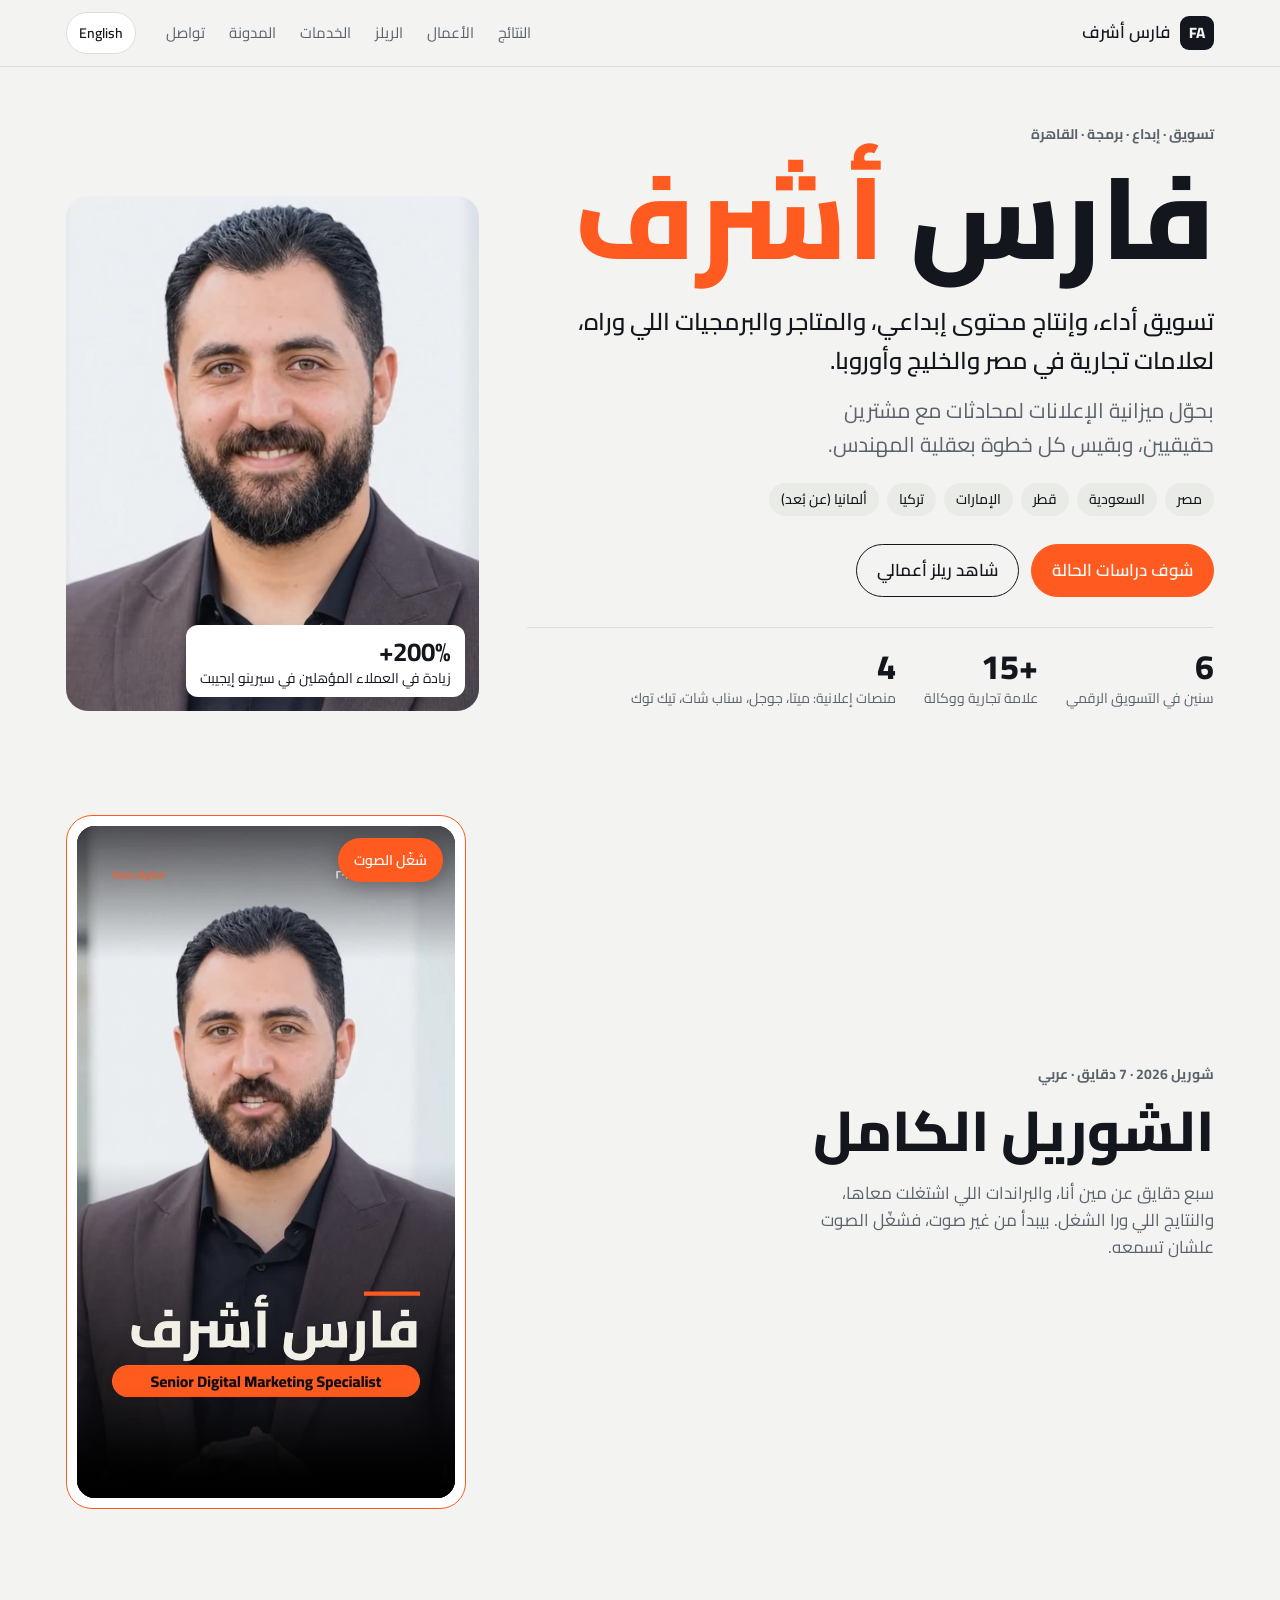
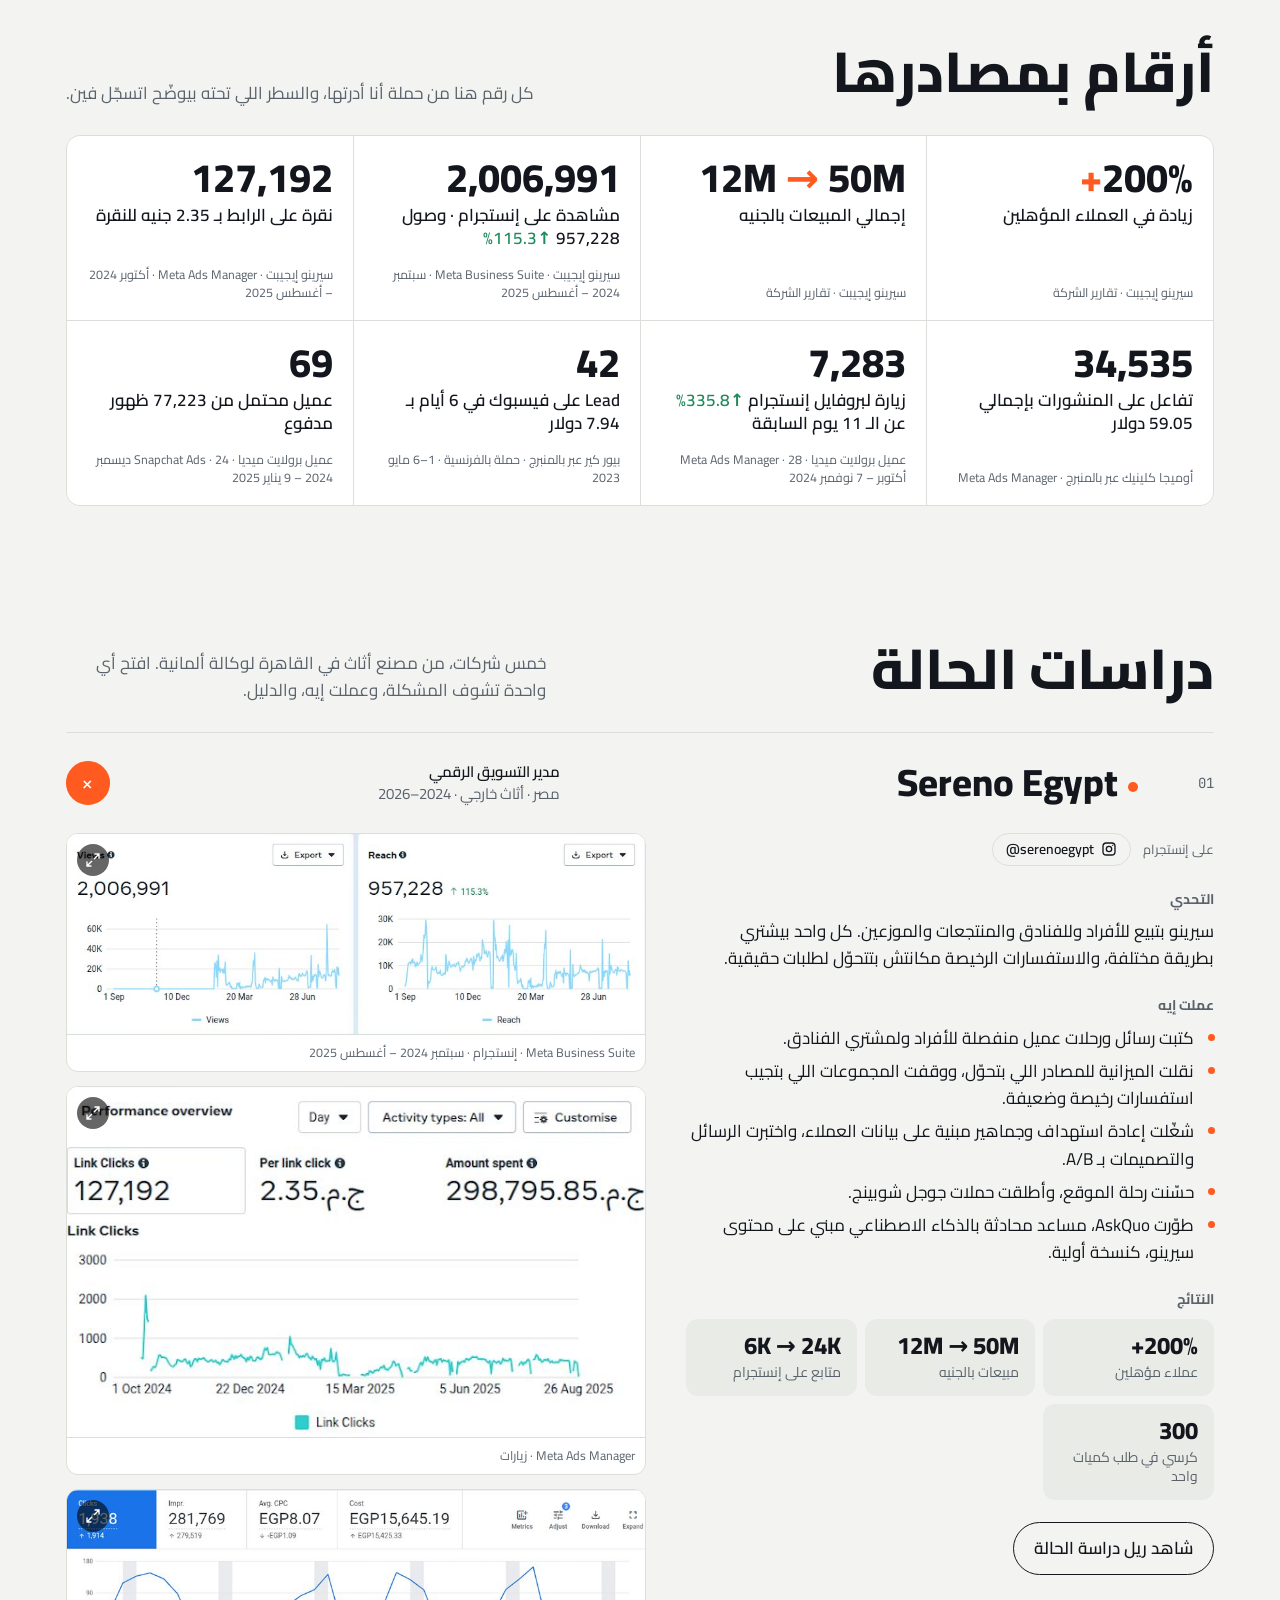
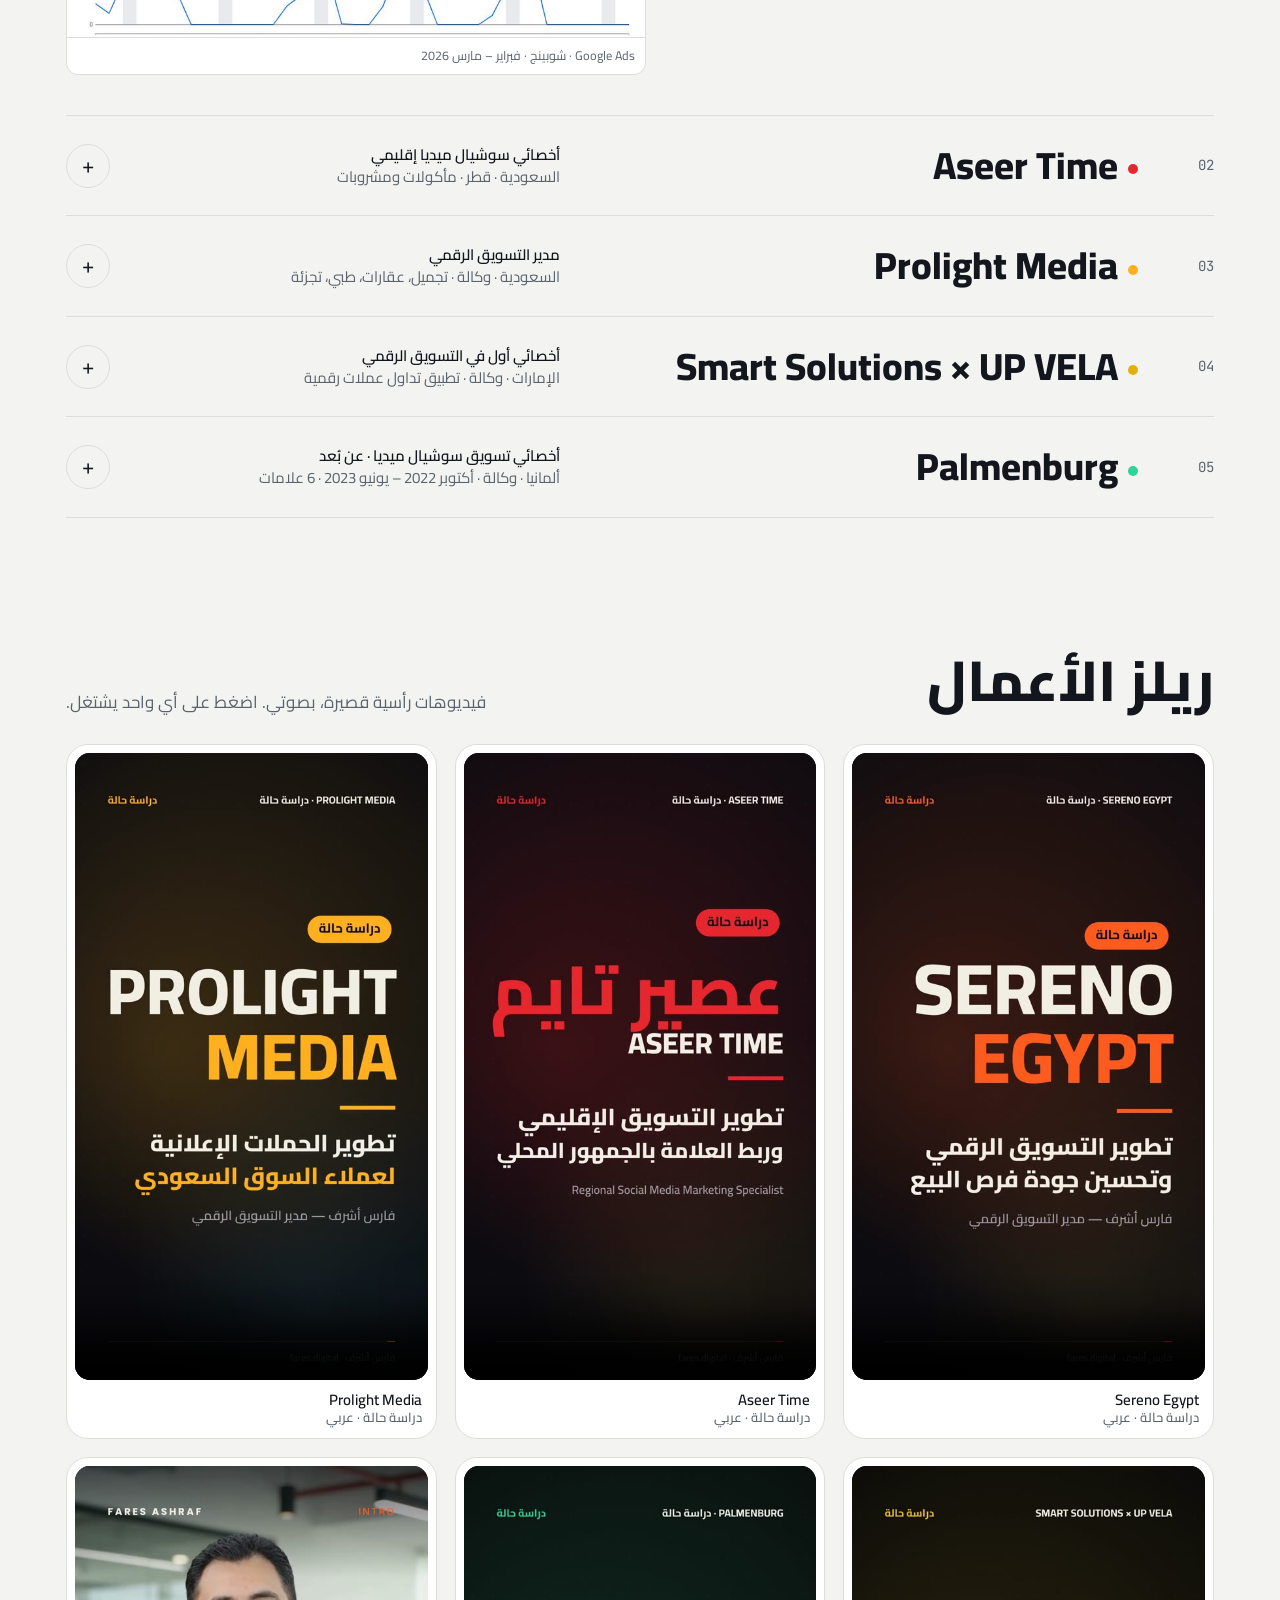
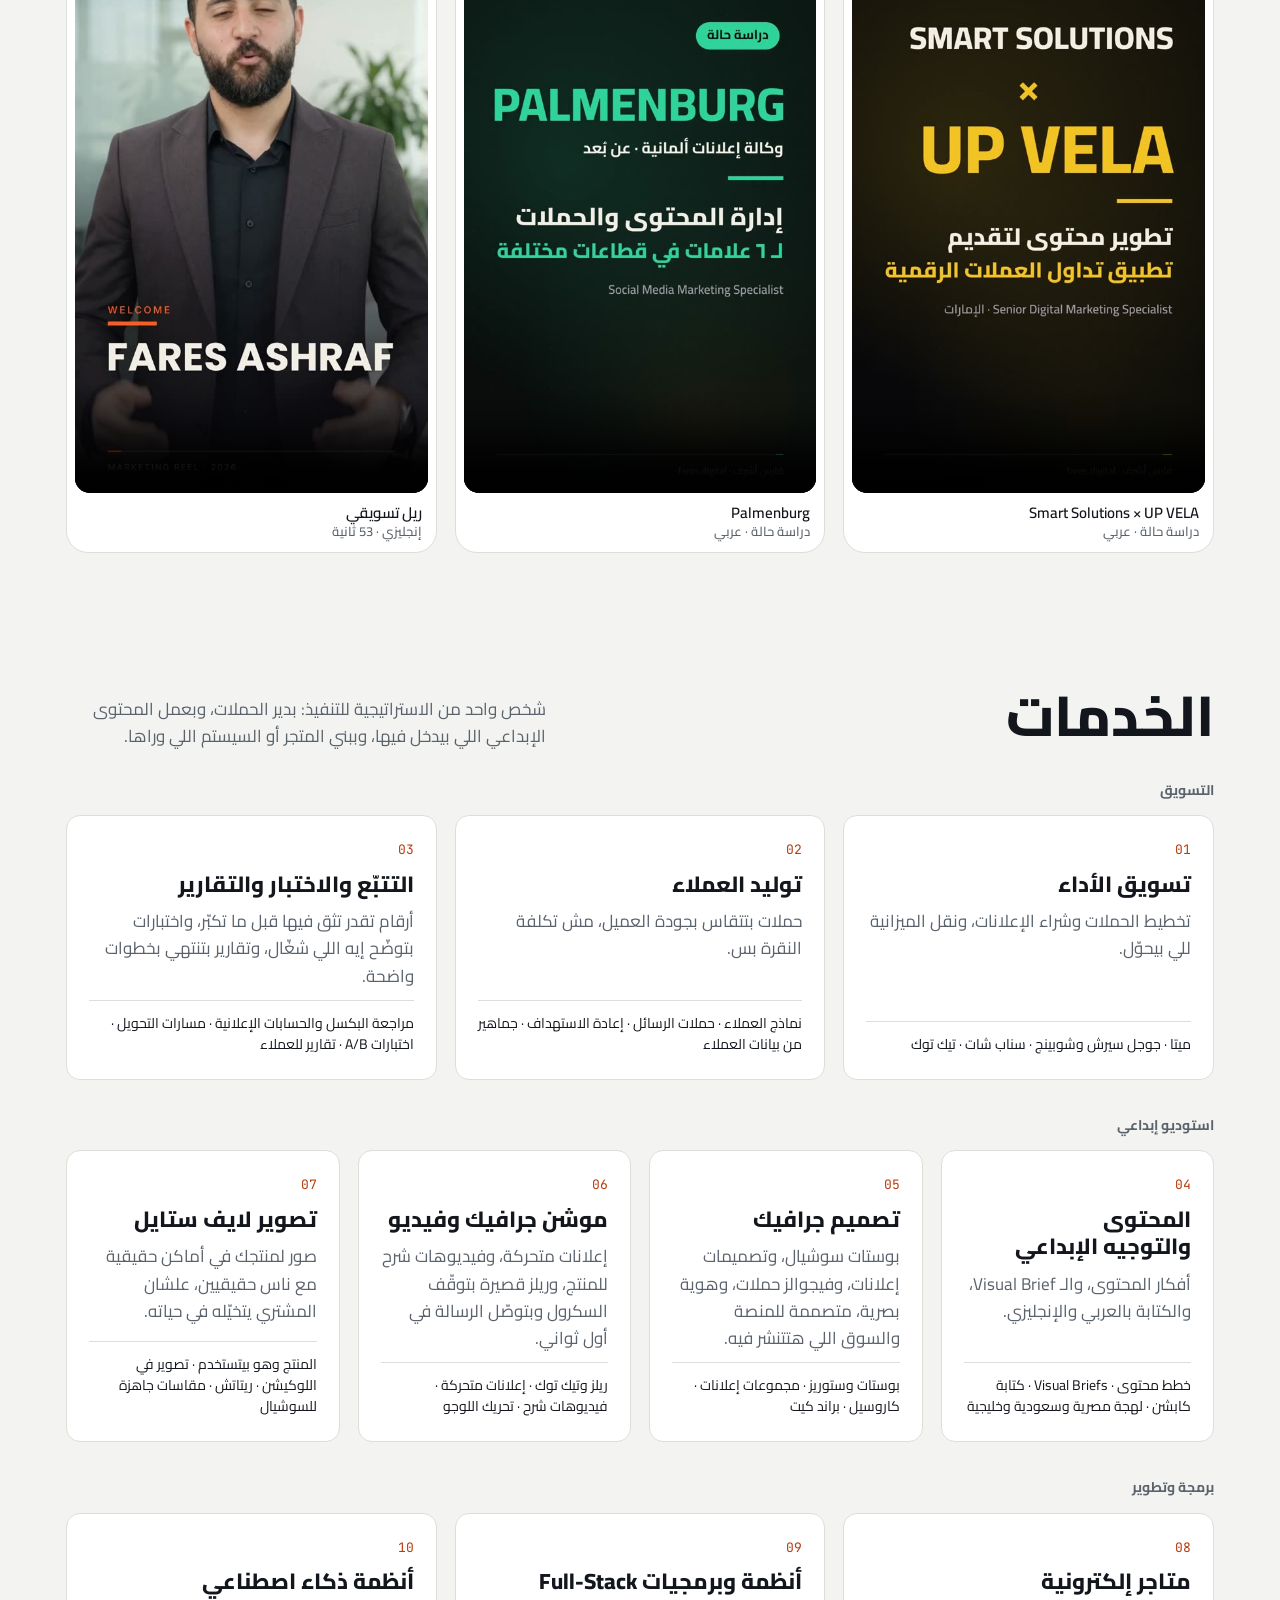
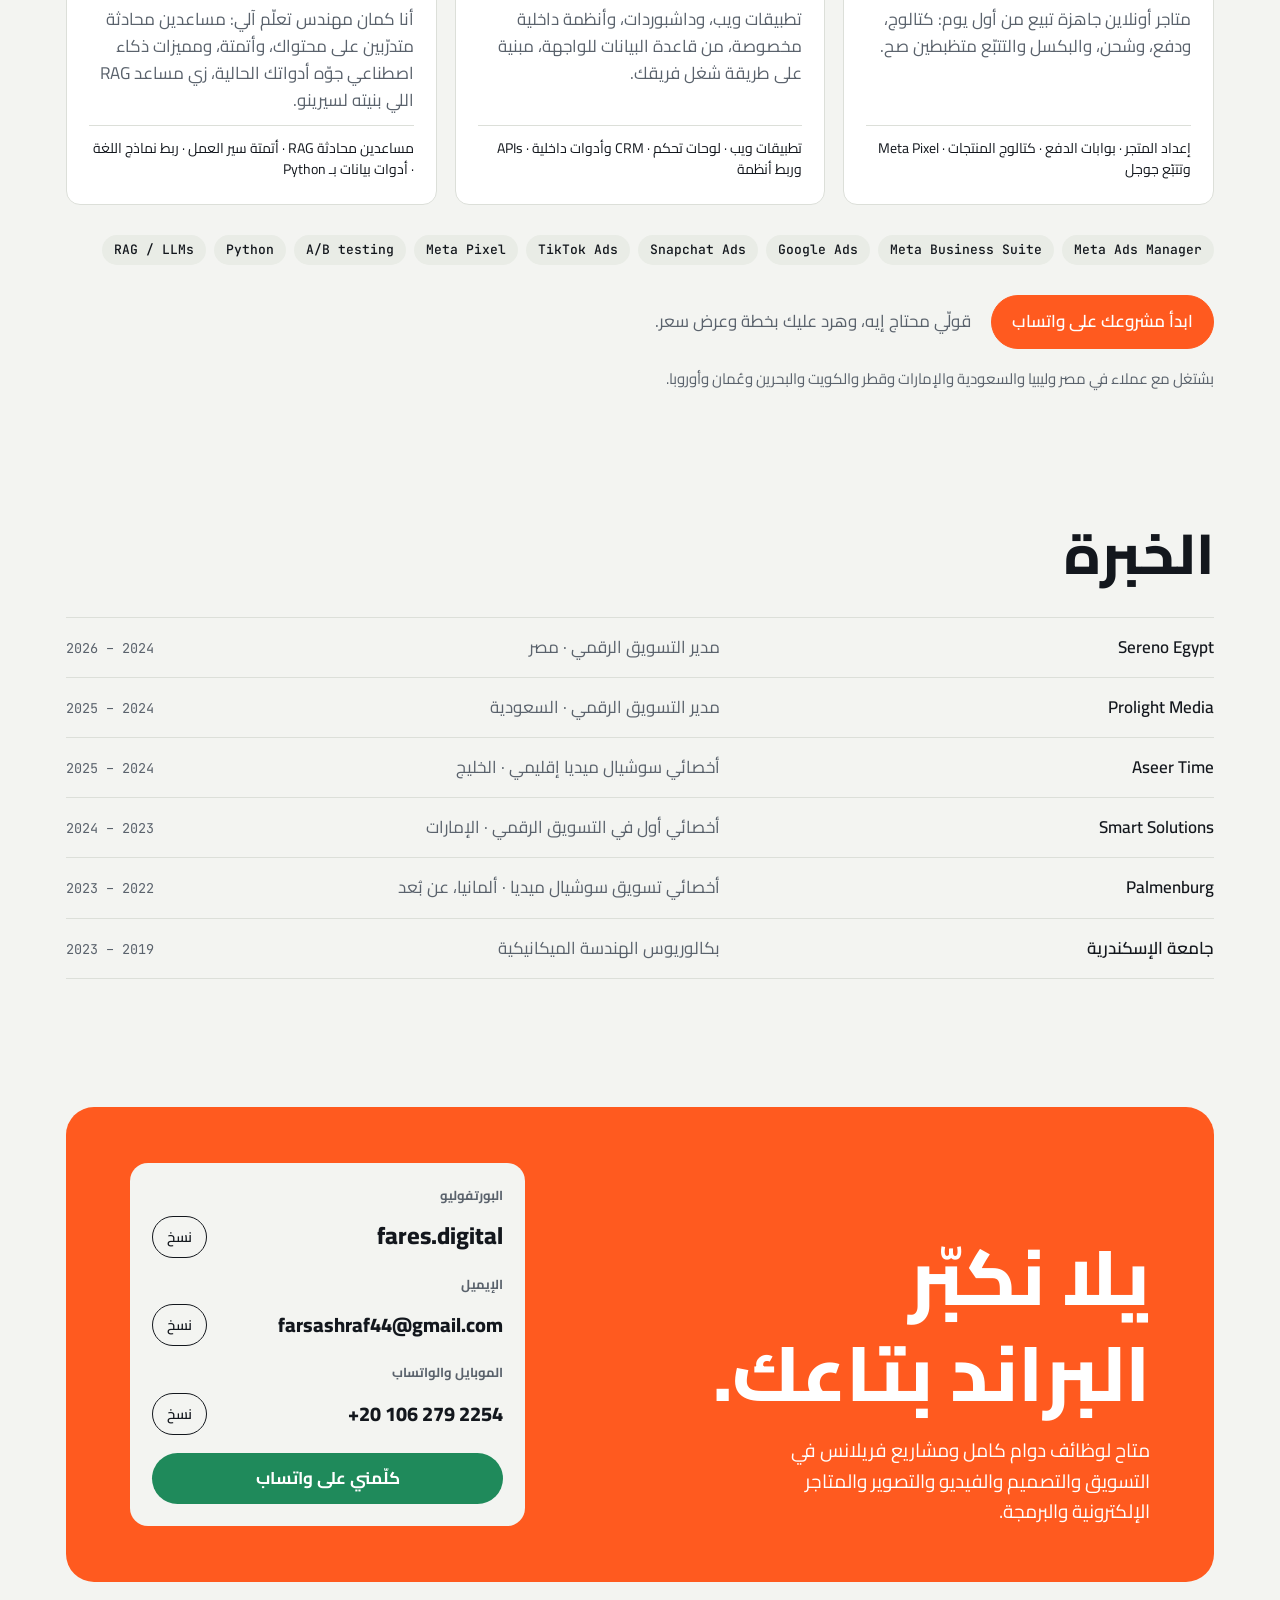
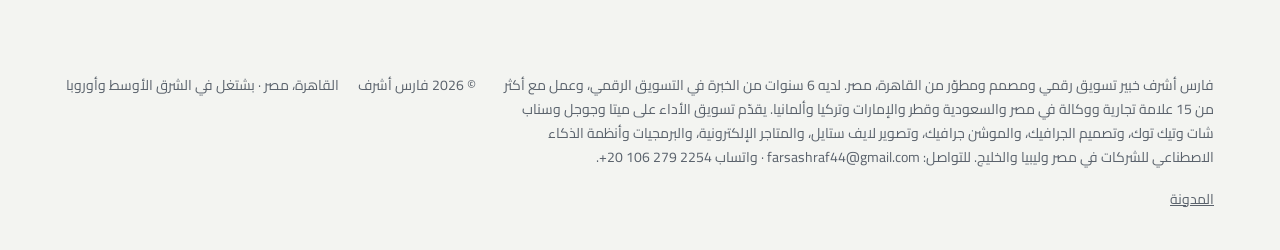
<file: ar/index.html>
<!doctype html>
<!-- Generated by tools/build.py from index.html and tools/ar.json. Edit those, then rebuild. -->
<html lang="ar" dir="rtl">
<head>
<meta charset="utf-8">
<meta name="viewport" content="width=device-width, initial-scale=1, viewport-fit=cover">
<title>فارس أشرف · تسويق رقمي وتصميم وبرمجة | مصر والسعودية والخليج</title>
<meta name="description" content="فارس أشرف، خبير تسويق رقمي من القاهرة: إدارة إعلانات ميتا وجوجل وسناب شات وتيك توك، وتصميم جرافيك، وموشن جرافيك، وتصوير منتجات، ومتاجر إلكترونية، وبرمجيات وأنظمة ذكاء اصطناعي في مصر وليبيا والسعودية والإمارات وقطر والكويت.">
<meta name="author" content="Fares Ashraf">
<meta name="robots" content="index, follow, max-image-preview:large">
<link rel="canonical" href="https://fares.digital/ar/">
<link rel="alternate" hreflang="en" href="https://fares.digital/">
<link rel="alternate" hreflang="ar" href="https://fares.digital/ar/">
<link rel="alternate" hreflang="x-default" href="https://fares.digital/">
<link rel="icon" href="../assets/favicon.svg" type="image/svg+xml">
<meta property="og:type" content="website">
<meta property="og:site_name" content="Fares Ashraf">
<meta property="og:locale" content="ar_AR">
<meta property="og:locale:alternate" content="en_US">
<meta property="og:url" content="https://fares.digital/ar/">
<meta property="og:title" content="فارس أشرف · تسويق رقمي وتصميم وبرمجة">
<meta property="og:description" content="تسويق أداء، وتصميم، وفيديو، وتصوير، ومتاجر إلكترونية، وبرمجيات وذكاء اصطناعي لعلامات تجارية في مصر وليبيا والخليج. دراسات حالة، ونتائج بمصادرها، وشوريل.">
<meta property="og:image" content="https://fares.digital/assets/img/og-image.jpg">
<meta property="og:image:width" content="1200">
<meta property="og:image:height" content="630">
<meta property="og:image:alt" content="فارس أشرف · تسويق رقمي وتصميم وبرمجة">
<meta name="twitter:card" content="summary_large_image">
<script type="application/ld+json">
{
 "@context": "https://schema.org",
 "@graph": [
  {
   "@type": "Person",
   "@id": "https://fares.digital/#person",
   "name": "Fares Ashraf",
   "alternateName": "فارس أشرف",
   "jobTitle": "Digital Marketing Specialist, Designer and Developer",
   "url": "https://fares.digital/",
   "image": "https://fares.digital/assets/img/portrait.jpg",
   "email": "mailto:farsashraf44@gmail.com",
   "telephone": "+201062792254",
   "address": {
    "@type": "PostalAddress",
    "addressLocality": "Cairo",
    "addressCountry": "EG"
   },
   "alumniOf": {
    "@type": "CollegeOrUniversity",
    "name": "Alexandria University"
   },
   "knowsLanguage": [
    "ar",
    "en"
   ],
   "knowsAbout": [
    "Performance marketing",
    "Lead generation",
    "Meta Ads",
    "Google Ads",
    "Snapchat Ads",
    "TikTok Ads",
    "Social media marketing",
    "Graphic design",
    "Motion graphics",
    "Lifestyle photography",
    "E-commerce",
    "Full-stack development",
    "AI systems",
    "RAG"
   ]
  },
  {
   "@type": "ProfessionalService",
   "@id": "https://fares.digital/#service",
   "name": "Fares Ashraf · Digital Marketing, Design and Software",
   "url": "https://fares.digital/",
   "image": "https://fares.digital/assets/img/og-image.jpg",
   "founder": {
    "@id": "https://fares.digital/#person"
   },
   "email": "farsashraf44@gmail.com",
   "telephone": "+201062792254",
   "address": {
    "@type": "PostalAddress",
    "addressLocality": "Cairo",
    "addressCountry": "EG"
   },
   "areaServed": [
    {
     "@type": "Country",
     "name": "Egypt"
    },
    {
     "@type": "Country",
     "name": "Libya"
    },
    {
     "@type": "Country",
     "name": "Saudi Arabia"
    },
    {
     "@type": "Country",
     "name": "United Arab Emirates"
    },
    {
     "@type": "Country",
     "name": "Qatar"
    },
    {
     "@type": "Country",
     "name": "Kuwait"
    },
    {
     "@type": "Country",
     "name": "Bahrain"
    },
    {
     "@type": "Country",
     "name": "Oman"
    },
    {
     "@type": "Country",
     "name": "Iraq"
    },
    {
     "@type": "Country",
     "name": "Jordan"
    }
   ],
   "availableLanguage": [
    "Arabic",
    "English"
   ],
   "hasOfferCatalog": {
    "@type": "OfferCatalog",
    "name": "Services",
    "itemListElement": [
     {
      "@type": "Offer",
      "itemOffered": {
       "@type": "Service",
       "name": "Performance marketing and media buying"
      }
     },
     {
      "@type": "Offer",
      "itemOffered": {
       "@type": "Service",
       "name": "Lead generation"
      }
     },
     {
      "@type": "Offer",
      "itemOffered": {
       "@type": "Service",
       "name": "Tracking, testing and reporting"
      }
     },
     {
      "@type": "Offer",
      "itemOffered": {
       "@type": "Service",
       "name": "Content and creative direction"
      }
     },
     {
      "@type": "Offer",
      "itemOffered": {
       "@type": "Service",
       "name": "Graphic design"
      }
     },
     {
      "@type": "Offer",
      "itemOffered": {
       "@type": "Service",
       "name": "Motion graphics and video"
      }
     },
     {
      "@type": "Offer",
      "itemOffered": {
       "@type": "Service",
       "name": "Lifestyle photography"
      }
     },
     {
      "@type": "Offer",
      "itemOffered": {
       "@type": "Service",
       "name": "E-commerce stores"
      }
     },
     {
      "@type": "Offer",
      "itemOffered": {
       "@type": "Service",
       "name": "Systems and full-stack software"
      }
     },
     {
      "@type": "Offer",
      "itemOffered": {
       "@type": "Service",
       "name": "AI systems"
      }
     }
    ]
   }
  }
 ]
}
</script>
<meta name="theme-color" content="#F3F4F1" media="(prefers-color-scheme: light)">
<meta name="theme-color" content="#0F1215" media="(prefers-color-scheme: dark)">
<link rel="preconnect" href="https://fonts.googleapis.com">
<link rel="preconnect" href="https://fonts.gstatic.com" crossorigin>
<link rel="stylesheet" href="https://fonts.googleapis.com/css2?family=Bricolage+Grotesque:opsz,wght@12..96,600;12..96,800&family=Instrument+Sans:wght@400;500;600&family=JetBrains+Mono:wght@500&family=Cairo:wght@500;700;800&display=swap">
<style>
:root{padding-top:env(safe-area-inset-top,0px);padding-bottom:env(safe-area-inset-bottom,0px)}
body{margin:0} img{max-width:100%} [hidden]{display:none!important}
</style>
<style>
/* Layout: an ad-manager ledger — every result is a KPI tile with its source line; case studies are campaign rows you open. */
:root{
  --paper:#F3F4F1; --card:#FFFFFF; --ink:#13171D; --muted:#5A626C; --line:#DCDFD9;
  --accent:#FF5A1F; --accent-ink:#B63B0D; --on-accent:#FFFFFF; --good:#1F8A5B; --chip:#E9ECE6;
  --display:"Bricolage Grotesque","Cairo",ui-sans-serif,system-ui,sans-serif;
  --body:"Instrument Sans","Cairo",ui-sans-serif,system-ui,sans-serif;
  --mono:"JetBrains Mono",ui-monospace,SFMono-Regular,Menlo,monospace;
  --r:14px; --max:1180px;
}
@media (prefers-color-scheme: dark){:root:not([data-theme="light"]){
  --paper:#0F1215; --card:#161A1F; --ink:#ECEDE9; --muted:#9AA2AB; --line:#262B32;
  --accent:#FF6A33; --accent-ink:#FF8D61; --on-accent:#140A05; --good:#4CC28E; --chip:#1E232A; color-scheme:dark}}
:root[data-theme="dark"]{
  --paper:#0F1215; --card:#161A1F; --ink:#ECEDE9; --muted:#9AA2AB; --line:#262B32;
  --accent:#FF6A33; --accent-ink:#FF8D61; --on-accent:#140A05; --good:#4CC28E; --chip:#1E232A; color-scheme:dark}
html[lang="ar"]{--display:"Cairo",ui-sans-serif,system-ui,sans-serif;--body:"Cairo",ui-sans-serif,system-ui,sans-serif}

*{box-sizing:border-box}
html{scroll-behavior:smooth}
@media (prefers-reduced-motion: reduce){html{scroll-behavior:auto}*{animation:none!important;transition:none!important}}
body{background:var(--paper);color:var(--ink);font-family:var(--body);font-size:17px;line-height:1.6;-webkit-font-smoothing:antialiased}
body::before{content:"";position:fixed;inset:0 0 auto;height:env(safe-area-inset-top,0px);z-index:10;background:var(--paper)}
a{color:inherit}
:focus-visible{outline:3px solid var(--accent);outline-offset:3px;border-radius:6px}
.wrap{max-width:var(--max);margin:0 auto;padding-left:max(16px,env(safe-area-inset-left,0px));padding-right:max(16px,env(safe-area-inset-right,0px))}
h1,h2,h3{font-family:var(--display);line-height:1.05;text-wrap:balance;margin:0;letter-spacing:-.02em}
html[lang="ar"] h1,html[lang="ar"] h2,html[lang="ar"] h3{letter-spacing:0;line-height:1.25}
p{margin:0}
.eyebrow{font-family:var(--mono);font-size:12.5px;letter-spacing:.12em;text-transform:uppercase;color:var(--muted)}
html[lang="ar"] .eyebrow{font-family:var(--body);letter-spacing:0;font-size:14px;font-weight:700}
.mono{font-family:var(--mono);font-variant-numeric:tabular-nums}

/* header */
header{position:sticky;top:env(safe-area-inset-top,0px);z-index:20;background:color-mix(in oklab,var(--paper) 88%,transparent);backdrop-filter:blur(10px);border-bottom:1px solid var(--line)}
.bar{display:flex;align-items:center;gap:20px;padding-block:12px}
.mark{display:flex;align-items:center;gap:10px;text-decoration:none;font-weight:600}
.mark b{display:grid;place-items:center;width:34px;height:34px;border-radius:9px;background:var(--ink);color:var(--paper);font-family:var(--display);font-weight:800;font-size:15px}
nav{display:flex;gap:4px;margin-inline-start:auto;flex-wrap:wrap}
nav a{text-decoration:none;font-size:15px;padding:6px 10px;border-radius:8px;color:var(--muted)}
nav a:hover{color:var(--ink);background:var(--chip)}
.lang{border:1px solid var(--line);background:var(--card);color:var(--ink);font:600 14px var(--body);padding:7px 12px;border-radius:999px;cursor:pointer;text-decoration:none}
.lang:hover{border-color:var(--ink)}
@media (max-width:760px){nav{display:none}.lang{margin-inline-start:auto}}

/* hero */
.hero{display:grid;grid-template-columns:1.25fr .75fr;gap:48px;align-items:end;padding-block:56px 40px}
.hero h1{font-size:clamp(56px,9vw,124px);font-weight:800}
.hero h1 span{color:var(--accent)}
.role{font-size:clamp(19px,2.2vw,24px);font-weight:600;margin-top:14px}
.thesis{font-size:clamp(18px,1.8vw,21px);color:var(--muted);max-width:34ch;margin-top:14px}
.markets{display:flex;flex-wrap:wrap;gap:8px;margin-top:22px}
.chip{background:var(--chip);border-radius:999px;padding:5px 12px;font-size:14px;font-weight:500}
.ctas{display:flex;flex-wrap:wrap;gap:12px;margin-top:28px}
.btn{display:inline-flex;align-items:center;gap:8px;text-decoration:none;font-weight:600;padding:12px 20px;border-radius:999px;border:1.5px solid var(--ink)}
.btn.primary{background:var(--accent);border-color:var(--accent);color:var(--on-accent)}
.btn:hover{transform:translateY(-1px)}
.portrait{position:relative;border-radius:22px;overflow:hidden;aspect-ratio:4/5;max-width:100%;background:var(--chip)}
.portrait img{width:100%;height:100%;object-fit:cover;display:block}
.portrait .tag{position:absolute;inset-inline-start:14px;bottom:14px;background:var(--card);color:var(--ink);border-radius:12px;padding:10px 14px;font-size:14px;line-height:1.3;box-shadow:0 6px 24px rgba(0,0,0,.12)}
.portrait .tag strong{display:block;font-family:var(--display);font-size:26px}
.facts{display:flex;flex-wrap:wrap;gap:28px;margin-top:30px;padding-top:22px;border-top:1px solid var(--line)}
.facts div{min-width:0}
.facts strong{display:block;font-family:var(--display);font-size:34px;font-weight:800;line-height:1}
.facts span{font-size:14px;color:var(--muted)}
@media (max-width:860px){.hero{grid-template-columns:1fr;gap:28px;padding-block:32px}.portrait{max-width:420px}}

/* sections */
section{padding-block:64px}
.sec-head{display:flex;flex-wrap:wrap;align-items:end;justify-content:space-between;gap:12px 24px;margin-bottom:28px}
.sec-head h2{font-size:clamp(34px,4.6vw,56px);font-weight:800}
.sec-head p{color:var(--muted);max-width:48ch}

/* ledger */
.ledger{display:grid;grid-template-columns:repeat(4,minmax(0,1fr));gap:1px;background:var(--line);border:1px solid var(--line);border-radius:var(--r);overflow:hidden}
.kpi{background:var(--card);padding:22px 20px 18px;display:flex;flex-direction:column;gap:6px;min-width:0}
.kpi .v{font-family:var(--display);font-weight:800;font-size:clamp(30px,3.2vw,40px);line-height:1;font-variant-numeric:tabular-nums}
.kpi .v em{font-style:normal;color:var(--accent)}
.kpi .l{font-weight:600;line-height:1.35}
.kpi .s{margin-top:auto;padding-top:10px;font-family:var(--mono);font-size:11.5px;color:var(--muted);line-height:1.45}
html[lang="ar"] .kpi .s{font-family:var(--body);font-size:12.5px}
.kpi .up{color:var(--good);font-weight:600}
@media (max-width:980px){.ledger{grid-template-columns:repeat(2,minmax(0,1fr))}}
@media (max-width:420px){.ledger{grid-template-columns:1fr}}

/* work */
.case{border-top:1px solid var(--line)}
.case:last-child{border-bottom:1px solid var(--line)}
.case summary{list-style:none;cursor:pointer;display:grid;grid-template-columns:56px minmax(0,1.3fr) minmax(0,1fr) auto;gap:20px;align-items:center;padding-block:26px}
.case summary::-webkit-details-marker{display:none}
.case .no{font-family:var(--mono);color:var(--muted);font-size:14px}
.case h3{font-size:clamp(26px,3vw,38px);font-weight:800}
.case .meta{color:var(--muted);font-size:15px;line-height:1.45}
.case .meta b{color:var(--ink);font-weight:600;display:block}
.case .open{width:44px;height:44px;border-radius:50%;border:1.5px solid var(--line);display:grid;place-items:center;font-size:22px;transition:transform .25s,background .2s}
.case[open] .open{transform:rotate(45deg);background:var(--accent);border-color:var(--accent);color:var(--on-accent)}
.case summary:hover .open{border-color:var(--ink)}
.case .dot{display:inline-block;width:10px;height:10px;border-radius:50%;margin-inline-end:10px;vertical-align:middle}
@media (max-width:760px){.case summary{grid-template-columns:minmax(0,1fr) auto;gap:8px 14px}.case .no{display:none}.case .meta{grid-column:1/2}}
.body{display:grid;grid-template-columns:minmax(0,1fr) minmax(0,1.1fr);gap:40px;padding-bottom:40px}
.body h4{font-family:var(--mono);font-weight:500;font-size:12.5px;letter-spacing:.12em;text-transform:uppercase;color:var(--muted);margin:22px 0 8px}
html[lang="ar"] .body h4{font-family:var(--body);letter-spacing:0;font-size:14px;font-weight:700}
.body h4:first-child{margin-top:0}
.body ul{margin:0;padding-inline-start:20px;display:grid;gap:6px}
.body li::marker{color:var(--accent)}
.ig{display:flex;flex-wrap:wrap;align-items:center;gap:8px;margin:0 0 22px}
.ig-l{font-family:var(--mono);font-size:12px;color:var(--muted);margin-inline-end:4px}
html[lang="ar"] .ig-l{font-family:var(--body);font-size:13px}
.ig a{display:inline-flex;align-items:center;gap:7px;padding:7px 13px;border:1px solid var(--line);border-radius:999px;color:var(--ink);text-decoration:none;font-size:14px;font-weight:600;line-height:1.2;transition:border-color .2s,color .2s}
.ig a:hover,.ig a:focus-visible{border-color:var(--accent);color:var(--accent)}
.res{display:grid;grid-template-columns:repeat(auto-fill,minmax(160px,1fr));gap:8px}
.res>span{background:var(--chip);border-radius:12px;padding:14px 16px;display:flex;flex-direction:column;gap:4px;min-width:0}
.res strong{font-family:var(--display);font-weight:800;font-size:24px;line-height:1.1;font-variant-numeric:tabular-nums}
.res strong+span{font-size:14px;line-height:1.35;color:var(--muted)}
.gallery{display:flex;flex-direction:column;gap:14px}
.gallery figure{position:relative;margin:0;background:var(--card);border:1px solid var(--line);border-radius:12px;overflow:hidden}
.gallery img{display:block;width:100%;height:auto;max-height:70vh;object-fit:contain;background:#fff;cursor:zoom-in;transition:opacity .2s}
.gallery img:hover{opacity:.92}
.gallery img:focus-visible{outline:2px solid var(--accent);outline-offset:-2px}
.gallery figure::after{content:"";position:absolute;top:10px;inset-inline-end:10px;width:32px;height:32px;border-radius:50%;pointer-events:none;background:rgba(0,0,0,.6) url("data:image/svg+xml,%3Csvg xmlns='http://www.w3.org/2000/svg' viewBox='0 0 24 24' fill='none' stroke='white' stroke-width='2' stroke-linecap='round'%3E%3Cpath d='M15 3h6v6M9 21H3v-6M21 3l-7 7M3 21l7-7'/%3E%3C/svg%3E") center/16px no-repeat}
.lb{border:0;padding:0;margin:auto;max-width:96vw;max-height:94vh;background:transparent;color:#fff;overflow:visible}
.lb::backdrop{background:rgba(0,0,0,.88)}
.lb img{display:block;max-width:96vw;max-height:84vh;width:auto;height:auto;border-radius:10px;background:#fff;margin:0 auto}
.lb p{margin:10px 0 0;text-align:center;font-family:var(--mono);font-size:13px;color:#ddd}
.lb button{position:fixed;top:14px;inset-inline-end:14px;width:44px;height:44px;border-radius:50%;border:1px solid rgba(255,255,255,.4);background:rgba(0,0,0,.6);color:#fff;font-size:24px;line-height:1;cursor:pointer}
.gallery figcaption{font-family:var(--mono);font-size:11.5px;color:var(--muted);padding:8px 10px;border-top:1px solid var(--line)}
html[lang="ar"] .gallery figcaption{font-family:var(--body);font-size:12.5px}
.reelbtn{margin-top:22px}
@media (max-width:860px){.body{grid-template-columns:1fr;gap:24px}}

/* showreel */
.showreel{display:grid;grid-template-columns:minmax(0,1fr) minmax(0,400px);gap:48px;align-items:center}
.showreel h2{font-size:clamp(34px,4.6vw,56px);font-weight:800;margin-top:10px}
.showreel p.lead{color:var(--muted);max-width:42ch;margin-top:14px}
.sr-frame{position:relative;background:var(--card);border:1.5px solid var(--accent);border-radius:26px;padding:10px;min-width:0;width:min(100%,calc((100svh - 120px) * 9 / 16));justify-self:end}
.sr-frame video{width:100%;aspect-ratio:9/16;border-radius:18px;background:#000;display:block}
.sound{position:absolute;top:22px;inset-inline-start:22px;border:0;background:var(--accent);color:var(--on-accent);font:600 14px var(--body);padding:9px 16px;border-radius:999px;cursor:pointer;box-shadow:0 6px 20px rgba(0,0,0,.25)}
.sound:hover{filter:brightness(1.08)}
@media (max-width:860px){.showreel{grid-template-columns:1fr;gap:24px}.sr-frame{justify-self:start}}

/* reels */
.reels{display:grid;grid-template-columns:repeat(3,minmax(0,1fr));gap:18px;align-items:start}
.phone{background:var(--card);border:1px solid var(--line);border-radius:22px;padding:8px;min-width:0}
.phone video{width:100%;aspect-ratio:9/16;max-width:100%;border-radius:15px;background:#000;display:block}
.phone p{font-weight:600;font-size:15px;padding:10px 6px 4px;line-height:1.3}
.phone small{display:block;color:var(--muted);font-weight:500;font-size:13px}
@media (max-width:760px){.reels{grid-template-columns:repeat(2,minmax(0,1fr))}}

/* services */
.svc-group+.svc-group{margin-top:34px}
.svc-group>.eyebrow{margin-bottom:14px}
.svcs{display:grid;grid-template-columns:repeat(3,minmax(0,1fr));gap:18px}
.svcs.four{grid-template-columns:repeat(4,minmax(0,1fr))}
.svc{background:var(--card);border:1px solid var(--line);border-radius:var(--r);padding:24px 22px;display:flex;flex-direction:column;gap:10px;min-width:0}
.svc .no{font-family:var(--mono);font-size:13px;color:var(--accent-ink)}
.svc h3{font-size:22px;font-weight:800}
.svc p{color:var(--muted)}
.svc .incl{margin-top:auto;padding-top:12px;border-top:1px solid var(--line);font-size:14px;color:var(--ink);line-height:1.5}
.svc-cta{display:flex;flex-wrap:wrap;align-items:center;gap:12px 20px;margin-top:30px}
.svc-cta p{color:var(--muted)}
.svc-where{margin-top:18px;font-size:15px;color:var(--muted)}
@media (max-width:1040px){.svcs.four{grid-template-columns:repeat(2,minmax(0,1fr))}}
@media (max-width:860px){.svcs{grid-template-columns:repeat(2,minmax(0,1fr))}.svcs:not(.four) .svc:last-child{grid-column:1/-1}}
@media (max-width:520px){.svcs,.svcs.four{grid-template-columns:1fr}}

.tools{display:flex;flex-wrap:wrap;gap:8px;margin-top:30px}
.tools .chip{font-family:var(--mono);font-size:13px}

/* experience */
.xp{display:grid;gap:0;border-top:1px solid var(--line)}
.xp div{display:grid;grid-template-columns:minmax(0,1.2fr) minmax(0,1fr) minmax(0,.6fr);gap:16px;padding-block:16px;border-bottom:1px solid var(--line);align-items:baseline}
.xp b{font-weight:600}
.xp span{color:var(--muted)}
.xp .when{font-family:var(--mono);font-size:13.5px;text-align:end;color:var(--muted)}
@media (max-width:640px){.xp div{grid-template-columns:1fr;gap:2px}.xp .when{text-align:start}}

/* contact */
.contact{background:var(--accent);color:var(--on-accent);border-radius:28px;padding-block:56px;padding-inline:clamp(24px,5vw,64px);display:grid;grid-template-columns:1.2fr .8fr;gap:32px;align-items:end}
.contact h2{font-size:clamp(40px,6vw,84px);font-weight:800}
.contact p{font-size:19px;margin-top:14px;max-width:38ch}
.contact .card{background:var(--paper);color:var(--ink);border-radius:18px;padding:22px;display:grid;gap:10px}
.contact .card .row{display:flex;align-items:center;justify-content:space-between;gap:12px;flex-wrap:wrap}
.contact .card .k{font-family:var(--mono);font-size:12px;letter-spacing:.1em;text-transform:uppercase;color:var(--muted)}
.contact .card .val{font-family:var(--display);font-size:24px;font-weight:800;word-break:break-all}
.contact .card .val.sm{font-size:20px}
.contact .card .k:not(:first-child){margin-top:6px}
.wa{margin-top:8px;display:block;text-align:center;text-decoration:none;font-weight:700;padding:12px 16px;border-radius:999px;background:#1F8A5B;color:#FFFFFF}
.wa:hover{filter:brightness(1.08)}
.copy{border:1.5px solid var(--ink);background:transparent;color:var(--ink);font:600 14px var(--body);padding:7px 14px;border-radius:999px;cursor:pointer}
@media (max-width:860px){.contact{grid-template-columns:1fr}}
html[lang="ar"] .kpi .v,html[lang="ar"] .res strong,html[lang="ar"] .facts strong,html[lang="ar"] .portrait .tag strong{direction:ltr;text-align:right;unicode-bidi:isolate}
footer{padding-block:28px 40px;color:var(--muted);font-size:14px;display:flex;justify-content:space-between;flex-wrap:wrap;gap:8px}
footer .about{flex-basis:100%;max-width:90ch;margin:0 0 10px;line-height:1.7}
.nowrap{white-space:nowrap}
html[lang="ar"] .contact .card .k{font-family:var(--body);letter-spacing:0;font-size:13px;font-weight:700}
</style>
</head>
<body>

<header>
  <div class="wrap bar">
    <a class="mark" href="#top"><b>FA</b><span data-i18n="brand">فارس أشرف</span></a>
    <nav aria-label="Sections">
      <a href="#results" data-i18n="nav1">النتائج</a>
      <a href="#work" data-i18n="nav2">الأعمال</a>
      <a href="#reels" data-i18n="nav3">الريلز</a>
      <a href="#services" data-i18n="nav6">الخدمات</a>
      <a href="blog/">المدونة</a>
      <a href="#contact" data-i18n="nav5">تواصل</a>
    </nav>
    <a class="lang" id="lang" href="../" hreflang="en" lang="en">English</a>
  </div>
</header>

<main id="top">
  <div class="wrap hero">
    <div>
      <p class="eyebrow" data-i18n="eyebrow">تسويق · إبداع · برمجة · القاهرة</p>
      <h1 data-i18n="name">فارس <span>أشرف</span></h1>
      <p class="role" data-i18n="role">تسويق أداء، وإنتاج محتوى إبداعي، والمتاجر والبرمجيات اللي وراه، لعلامات تجارية في مصر والخليج وأوروبا.</p>
      <p class="thesis" data-i18n="thesis">بحوّل ميزانية الإعلانات لمحادثات مع مشترين حقيقيين، وبقيس كل خطوة بعقلية المهندس.</p>
      <div class="markets" aria-label="Markets">
        <span class="chip" data-i18n="m1">مصر</span><span class="chip" data-i18n="m2">السعودية</span><span class="chip" data-i18n="m3">قطر</span>
        <span class="chip" data-i18n="m4">الإمارات</span><span class="chip" data-i18n="m5">تركيا</span><span class="chip" data-i18n="m6">ألمانيا (عن بُعد)</span>
      </div>
      <div class="ctas">
        <a class="btn primary" href="#work" data-i18n="cta1">شوف دراسات الحالة</a>
        <a class="btn" href="#reels" data-i18n="cta2">شاهد ريلز أعمالي</a>
      </div>
      <div class="facts">
        <div><strong>6</strong><span data-i18n="f1">سنين في التسويق الرقمي</span></div>
        <div><strong>15+</strong><span data-i18n="f2">علامة تجارية ووكالة</span></div>
        <div><strong>4</strong><span data-i18n="f3">منصات إعلانية: ميتا، جوجل، سناب شات، تيك توك</span></div>
      </div>
    </div>
    <div class="portrait">
      <img src="../assets/img/portrait.jpg" alt="صورة فارس أشرف، خبير تسويق رقمي في القاهرة" width="640" height="800" fetchpriority="high">
      <div class="tag"><strong>+200%</strong><span data-i18n="tag">زيادة في العملاء المؤهلين في سيرينو إيجيبت</span></div>
    </div>
  </div>

  <section id="showreel">
    <div class="wrap showreel">
      <div>
        <p class="eyebrow" data-i18n="sr_e">شوريل 2026 · 7 دقايق · عربي</p>
        <h2 data-i18n="sr_h">الشوريل الكامل</h2>
        <p class="lead" data-i18n="sr_p">سبع دقايق عن مين أنا، والبراندات اللي اشتغلت معاها، والنتايج اللي ورا الشغل. بيبدأ من غير صوت، فشغّل الصوت علشان تسمعه.</p>
      </div>
      <div class="sr-frame">
        <video id="srv" controls muted playsinline preload="metadata" poster="../assets/img/poster-Fares_Ashraf_Full_Showreel_AR.jpg" src="../assets/video/Fares_Ashraf_Full_Showreel_AR.mp4"></video>
        <button class="sound" id="sound" type="button" data-i18n="sr_snd">شغّل الصوت</button>
      </div>
    </div>
  </section>

  <section id="results">
    <div class="wrap">
      <div class="sec-head">
        <h2 data-i18n="r_h">أرقام بمصادرها</h2>
        <p data-i18n="r_p">كل رقم هنا من حملة أنا أدرتها، والسطر اللي تحته بيوضّح اتسجّل فين.</p>
      </div>
      <div class="ledger">
        <div class="kpi"><div class="v"><em>+</em>200%</div><div class="l" data-i18n="k1">زيادة في العملاء المؤهلين</div><div class="s" data-i18n="k1s">سيرينو إيجيبت · تقارير الشركة</div></div>
        <div class="kpi"><div class="v">12M <em>→</em> 50M</div><div class="l" data-i18n="k2">إجمالي المبيعات بالجنيه</div><div class="s" data-i18n="k2s">سيرينو إيجيبت · تقارير الشركة</div></div>
        <div class="kpi"><div class="v">2,006,991</div><div class="l" data-i18n="k3">مشاهدة على إنستجرام · وصول 957,228 <span class="up">↑115.3%</span></div><div class="s" data-i18n="k3s">سيرينو إيجيبت · Meta Business Suite · سبتمبر 2024 – أغسطس 2025</div></div>
        <div class="kpi"><div class="v">127,192</div><div class="l" data-i18n="k4">نقرة على الرابط بـ 2.35 جنيه للنقرة</div><div class="s" data-i18n="k4s">سيرينو إيجيبت · Meta Ads Manager · أكتوبر 2024 – أغسطس 2025</div></div>
        <div class="kpi"><div class="v">34,535</div><div class="l" data-i18n="k5">تفاعل على المنشورات بإجمالي 59.05 دولار</div><div class="s" data-i18n="k5s">أوميجا كلينيك عبر بالمنبرج · Meta Ads Manager</div></div>
        <div class="kpi"><div class="v">7,283</div><div class="l" data-i18n="k6">زيارة لبروفايل إنستجرام <span class="up">↑335.8%</span> عن الـ 11 يوم السابقة</div><div class="s" data-i18n="k6s">عميل برولايت ميديا · Meta Ads Manager · 28 أكتوبر – 7 نوفمبر 2024</div></div>
        <div class="kpi"><div class="v">42</div><div class="l" data-i18n="k7">Lead على فيسبوك في 6 أيام بـ 7.94 دولار</div><div class="s" data-i18n="k7s">بيور كير عبر بالمنبرج · حملة بالفرنسية · 1–6 مايو 2023</div></div>
        <div class="kpi"><div class="v">69</div><div class="l" data-i18n="k8">عميل محتمل من 77,223 ظهور مدفوع</div><div class="s" data-i18n="k8s">عميل برولايت ميديا · Snapchat Ads · 24 ديسمبر 2024 – 9 يناير 2025</div></div>
      </div>
    </div>
  </section>

  <section id="work">
    <div class="wrap">
      <div class="sec-head">
        <h2 data-i18n="w_h">دراسات الحالة</h2>
        <p data-i18n="w_p">خمس شركات، من مصنع أثاث في القاهرة لوكالة ألمانية. افتح أي واحدة تشوف المشكلة، وعملت إيه، والدليل.</p>
      </div>

      <details class="case" open>
        <summary><span class="no">01</span><h3><span class="dot" style="background:#FF5A1F"></span>Sereno Egypt</h3><div class="meta"><b data-i18n="c1r">مدير التسويق الرقمي</b><span data-i18n="c1m">مصر · أثاث خارجي · 2024–2026</span></div><span class="open" aria-hidden="true">+</span></summary>
        <div class="body">
          <div>
            <p class="ig"><span class="ig-l" data-i18n="ig_lbl">على إنستجرام</span><a href="https://www.instagram.com/serenoegypt/" target="_blank" rel="noopener"><svg viewBox="0 0 24 24" width="16" height="16" fill="none" stroke="currentColor" stroke-width="2" aria-hidden="true"><rect x="3" y="3" width="18" height="18" rx="5"/><circle cx="12" cy="12" r="4"/><circle cx="17.5" cy="6.5" r="1" fill="currentColor" stroke="none"/></svg><bdi dir="ltr">@serenoegypt</bdi></a></p>
            <h4 data-i18n="lbl_ch">التحدي</h4>
            <p data-i18n="c1ch">سيرينو بتبيع للأفراد وللفنادق والمنتجعات والموزعين. كل واحد بيشتري بطريقة مختلفة، والاستفسارات الرخيصة مكانتش بتتحوّل لطلبات حقيقية.</p>
            <h4 data-i18n="lbl_do">عملت إيه</h4>
            <ul>
              <li data-i18n="c1d1">كتبت رسائل ورحلات عميل منفصلة للأفراد ولمشتري الفنادق.</li>
              <li data-i18n="c1d2">نقلت الميزانية للمصادر اللي بتحوّل، ووقفت المجموعات اللي بتجيب استفسارات رخيصة وضعيفة.</li>
              <li data-i18n="c1d3">شغّلت إعادة استهداف وجماهير مبنية على بيانات العملاء، واختبرت الرسائل والتصميمات بـ A/B.</li>
              <li data-i18n="c1d4">حسّنت رحلة الموقع، وأطلقت حملات جوجل شوبينج.</li>
              <li data-i18n="c1d5">طوّرت AskQuo، مساعد محادثة بالذكاء الاصطناعي مبني على محتوى سيرينو، كنسخة أولية.</li>
            </ul>
            <h4 data-i18n="lbl_res">النتائج</h4>
            <div class="res">
              <span><strong>+200%</strong><span data-i18n="c1x1">عملاء مؤهلين</span></span>
              <span><strong>12M → 50M</strong><span data-i18n="c1x2">مبيعات بالجنيه</span></span>
              <span><strong>6K → 24K</strong><span data-i18n="c1x3">متابع على إنستجرام</span></span>
              <span><strong>300</strong><span data-i18n="c1x4">كرسي في طلب كميات واحد</span></span>
            </div>
            <a class="btn reelbtn" href="#reel-sereno" data-i18n="watch">شاهد ريل دراسة الحالة</a>
          </div>
          <div class="gallery">
            <figure class="wide"><img loading="lazy" src="../assets/img/sereno-ig.jpg" alt="Meta Business Suite chart: 2,006,991 views and 957,228 reach" width="891" height="309"><figcaption data-i18n="g_s1">Meta Business Suite · إنستجرام · سبتمبر 2024 – أغسطس 2025</figcaption></figure>
            <figure><img loading="lazy" src="../assets/img/sereno-traffic.jpg" alt="Meta Ads Manager: 127,192 link clicks" width="615" height="372"><figcaption data-i18n="g_s2">Meta Ads Manager · زيارات</figcaption></figure>
            <figure><img loading="lazy" src="../assets/img/sereno-google.jpg" alt="Google Ads Shopping campaign: 1,938 clicks, 281,769 impressions" width="900" height="228"><figcaption data-i18n="g_s3">Google Ads · شوبينج · فبراير – مارس 2026</figcaption></figure>
          </div>
        </div>
      </details>

      <details class="case">
        <summary><span class="no">02</span><h3><span class="dot" style="background:#E8262F"></span>Aseer Time</h3><div class="meta"><b data-i18n="c2r">أخصائي سوشيال ميديا إقليمي</b><span data-i18n="c2m">السعودية · قطر · مأكولات ومشروبات</span></div><span class="open" aria-hidden="true">+</span></summary>
        <div class="body">
          <div>
            <p class="ig"><span class="ig-l" data-i18n="ig_lbl">على إنستجرام</span><a href="https://www.instagram.com/39ertime/" target="_blank" rel="noopener"><svg viewBox="0 0 24 24" width="16" height="16" fill="none" stroke="currentColor" stroke-width="2" aria-hidden="true"><rect x="3" y="3" width="18" height="18" rx="5"/><circle cx="12" cy="12" r="4"/><circle cx="17.5" cy="6.5" r="1" fill="currentColor" stroke="none"/></svg><bdi dir="ltr">@39ertime</bdi></a></p>
            <h4 data-i18n="lbl_ch">التحدي</h4>
            <p data-i18n="c2ch">علامة عصائر وحلويات واحدة، وأسواق كتير. كل جمهور محتاج يسمع العلامة بلهجته وفي مناسباته.</p>
            <h4 data-i18n="lbl_do">عملت إيه</h4>
            <ul>
              <li data-i18n="c2d1">كتبت الكابشن باللهجة السعودية والقطرية والخليجية، ومربوط بالحياة والمناسبات المحلية.</li>
              <li data-i18n="c2d2">بنيت خطة محتوى من 14 فكرة في 6 أسابيع، بميزانية ممولة 20 دولار يوميًا على الأقل لكل حساب، و A/B على كل المحتوى.</li>
              <li data-i18n="c2d3">خططت لإطلاق مجموعة فلامينجو في السعودية وقطر.</li>
              <li data-i18n="c2d4">شغّلت حملات رمضان والعيد والمناسبات الوطنية على ميتا وسناب شات، وتعاونات مع مؤثرين.</li>
              <li data-i18n="c2d5">صمّمت مسابقات بين الفروع بتكافئ النمو في مبيعات منتج واحد.</li>
            </ul>
            <a class="btn reelbtn" href="#reel-aseer" data-i18n="watch">شاهد ريل دراسة الحالة</a>
          </div>
          <div class="gallery">
            <figure><img loading="lazy" src="../assets/img/aseer-pool.jpg" alt="Aseer Time summer post with Gulf-dialect headline" width="860" height="1075"><figcaption data-i18n="g_a1">منشور صيفي باللهجة الخليجية</figcaption></figure>
            <figure><img loading="lazy" src="../assets/img/aseer-offer.jpg" alt="Aseer Time weekend offer post" width="860" height="860"><figcaption data-i18n="g_a2">عرض الويك إند · السوق العراقي</figcaption></figure>
            <figure><img loading="lazy" src="../assets/img/aseer-contest.jpg" alt="Branch sales contest post" width="760" height="760"><figcaption data-i18n="g_a3">مسابقة مبيعات بين الفروع</figcaption></figure>
            <figure><img loading="lazy" src="../assets/img/aseer-plan.jpg" alt="Excerpt of the content plan table" width="900" height="263"><figcaption data-i18n="g_a4">خطة المحتوى · أغسطس – سبتمبر 2024</figcaption></figure>
          </div>
        </div>
      </details>

      <details class="case">
        <summary><span class="no">03</span><h3><span class="dot" style="background:#FFB020"></span>Prolight Media</h3><div class="meta"><b data-i18n="c3r">مدير التسويق الرقمي</b><span data-i18n="c3m">السعودية · وكالة · تجميل، عقارات، طبي، تجزئة</span></div><span class="open" aria-hidden="true">+</span></summary>
        <div class="body">
          <div>
            <h4 data-i18n="lbl_ch">التحدي</h4>
            <p data-i18n="c3ch">عملاء في قطاعات مختلفة جدًا، لكل واحد قرار شراء مختلف، ونتايج إعلانات مكانش ليها معنى غير بعد مراجعة التتبّع اللي وراها.</p>
            <h4 data-i18n="lbl_do">عملت إيه</h4>
            <ul>
              <li data-i18n="c3d1">بنيت استراتيجية لكل بيزنس، بتربط الرسالة والتصميم والاستهداف بمشتريه.</li>
              <li data-i18n="c3d2">راجعت Business Suite والحسابات الإعلانية والبكسل ونماذج العملاء ومسارات التحويل علشان ألاقي الفجوات.</li>
              <li data-i18n="c3d3">نسّقت بين المصممين وكتّاب المحتوى والميديا بايرز حوالين هدف الحملة.</li>
              <li data-i18n="c3d4">كتبت تقارير للعملاء فيها خطوات واضحة، مدعومة باختبارات A/B، لتقليل تكلفة الاكتساب.</li>
            </ul>
            <h4 data-i18n="lbl_res">النتائج</h4>
            <div class="res">
              <span><strong>7,283</strong><span data-i18n="c3x1">زيارة للبروفايل، ‎+335.8%</span></span>
              <span><strong>22,002</strong><span data-i18n="c3x2">تفاعل بـ 0.06 ريال</span></span>
              <span><strong>159</strong><span data-i18n="c3x3">محادثة بيع في شهر</span></span>
              <span><strong>69</strong><span data-i18n="c3x4">Lead على سناب شات بـ 15.75 دولار</span></span>
            </div>
            <a class="btn reelbtn" href="#reel-prolight" data-i18n="watch">شاهد ريل دراسة الحالة</a>
          </div>
          <div class="gallery">
            <figure class="wide"><img loading="lazy" src="../assets/img/pro-visits.jpg" alt="Meta Ads Manager: 7,283 Instagram profile visits" width="900" height="484"><figcaption data-i18n="g_p1">Meta Ads Manager · زيارات البروفايل · 28 أكتوبر – 7 نوفمبر 2024</figcaption></figure>
            <figure><img loading="lazy" src="../assets/img/pro-engage.jpg" alt="Meta Ads Manager: 22,002 post engagements" width="633" height="411"><figcaption data-i18n="g_p2">Meta Ads Manager · تفاعل</figcaption></figure>
            <figure><img loading="lazy" src="../assets/img/pro-msgs.jpg" alt="Meta Ads Manager: 159 messaging conversations" width="865" height="384"><figcaption data-i18n="g_p3">Meta Ads Manager · رسائل · ديسمبر</figcaption></figure>
            <figure class="wide"><img loading="lazy" src="../assets/img/pro-snap.jpg" alt="Snapchat Ads Manager: 69 leads" width="900" height="179"><figcaption data-i18n="g_p4">Snapchat Ads Manager · عملاء محتملين</figcaption></figure>
          </div>
        </div>
      </details>

      <details class="case">
        <summary><span class="no">04</span><h3><span class="dot" style="background:#E0B10F"></span>Smart Solutions × UP VELA</h3><div class="meta"><b data-i18n="c4r">أخصائي أول في التسويق الرقمي</b><span data-i18n="c4m">الإمارات · وكالة · تطبيق تداول عملات رقمية</span></div><span class="open" aria-hidden="true">+</span></summary>
        <div class="body">
          <div>
            <p class="ig"><span class="ig-l" data-i18n="ig_lbl">على إنستجرام</span><a href="https://www.instagram.com/reel/C0oogJBC9-1/" target="_blank" rel="noopener"><svg viewBox="0 0 24 24" width="16" height="16" fill="none" stroke="currentColor" stroke-width="2" aria-hidden="true"><rect x="3" y="3" width="18" height="18" rx="5"/><circle cx="12" cy="12" r="4"/><circle cx="17.5" cy="6.5" r="1" fill="currentColor" stroke="none"/></svg><span>UP VELA</span></a></p>
            <h4 data-i18n="lbl_ch">التحدي</h4>
            <p data-i18n="c4ch">منتج تقني فيه أجزاء كتير محتاجة شرح: بوتات التداول، والعملات المتاحة، وباقات الاشتراك، وكل ده على السوشيال ميديا.</p>
            <h4 data-i18n="lbl_do">عملت إيه</h4>
            <ul>
              <li data-i18n="c4d1">اديت كل خاصية في المنتج زاوية ورسالة لوحدها، بدل ما أشرح كل حاجة مرة واحدة.</li>
              <li data-i18n="c4d2">كتبت الـ Visual Brief اللي بيربط النص بشاشات التطبيق الحقيقية.</li>
              <li data-i18n="c4d3">عملت محتوى تعريفي وترويجي وتعليمي وتفاعلي، منه فيديو شرح على يوتيوب.</li>
              <li data-i18n="c4d4">نشرت على فيسبوك وإنستجرام ويوتيوب وتيك توك.</li>
            </ul>
            <a class="btn reelbtn" href="#reel-upvela" data-i18n="watch">شاهد ريل دراسة الحالة</a>
          </div>
          <div class="gallery">
            <figure><img loading="lazy" src="../assets/img/upv-signals.jpg" alt="UP VELA app signals post" width="550" height="552"><figcaption data-i18n="g_u1">تعريفي · شاشات التطبيق</figcaption></figure>
            <figure><img loading="lazy" src="../assets/img/upv-packs.jpg" alt="UP VELA subscription packages post" width="547" height="548"><figcaption data-i18n="g_u2">ترويجي · الباقات</figcaption></figure>
            <figure><img loading="lazy" src="../assets/img/upv-coins.jpg" alt="UP VELA available coins post" width="550" height="551"><figcaption data-i18n="g_u3">تعريفي · العملات المتاحة</figcaption></figure>
          </div>
        </div>
      </details>

      <details class="case">
        <summary><span class="no">05</span><h3><span class="dot" style="background:#2FD49A"></span>Palmenburg</h3><div class="meta"><b data-i18n="c5r">أخصائي تسويق سوشيال ميديا · عن بُعد</b><span data-i18n="c5m">ألمانيا · وكالة · أكتوبر 2022 – يونيو 2023 · 6 علامات</span></div><span class="open" aria-hidden="true">+</span></summary>
        <div class="body">
          <div>
            <p class="ig"><span class="ig-l" data-i18n="ig_lbl">على إنستجرام</span><a href="https://www.instagram.com/p/CsHLSNnIaLv/" target="_blank" rel="noopener"><svg viewBox="0 0 24 24" width="16" height="16" fill="none" stroke="currentColor" stroke-width="2" aria-hidden="true"><rect x="3" y="3" width="18" height="18" rx="5"/><circle cx="12" cy="12" r="4"/><circle cx="17.5" cy="6.5" r="1" fill="currentColor" stroke="none"/></svg><span>Pure Care</span></a><a href="https://www.instagram.com/p/CpKwy0uo43m/" target="_blank" rel="noopener"><svg viewBox="0 0 24 24" width="16" height="16" fill="none" stroke="currentColor" stroke-width="2" aria-hidden="true"><rect x="3" y="3" width="18" height="18" rx="5"/><circle cx="12" cy="12" r="4"/><circle cx="17.5" cy="6.5" r="1" fill="currentColor" stroke="none"/></svg><span>Omega Clinic</span></a><a href="https://www.instagram.com/p/Cpz-g1HIpSl/" target="_blank" rel="noopener"><svg viewBox="0 0 24 24" width="16" height="16" fill="none" stroke="currentColor" stroke-width="2" aria-hidden="true"><rect x="3" y="3" width="18" height="18" rx="5"/><circle cx="12" cy="12" r="4"/><circle cx="17.5" cy="6.5" r="1" fill="currentColor" stroke="none"/></svg><span>Purity Perfumes</span></a><a href="https://www.instagram.com/p/CtcJhJ9IpSu/" target="_blank" rel="noopener"><svg viewBox="0 0 24 24" width="16" height="16" fill="none" stroke="currentColor" stroke-width="2" aria-hidden="true"><rect x="3" y="3" width="18" height="18" rx="5"/><circle cx="12" cy="12" r="4"/><circle cx="17.5" cy="6.5" r="1" fill="currentColor" stroke="none"/></svg><span>Skilled Center</span></a></p>
            <h4 data-i18n="lbl_ch">التحدي</h4>
            <p data-i18n="c5ch">ست عملاء في ست قطاعات: عيادتين، ومركز لغات، وبيت عطور، ومحل حلويات، وبرنامج أطفال. كل واحد محتاج صوت وهدف مختلف.</p>
            <h4 data-i18n="lbl_do">عملت إيه</h4>
            <ul>
              <li data-i18n="c5d1">درست كل سوق ومنافسيه، وحددت هدف واضح لكل حساب: وعي، أو تفاعل، أو عملاء محتملين.</li>
              <li data-i18n="c5d2">أدرت المحتوى والإعلانات لعيادتي بيور كير وأوميجا بالعربي والإنجليزي والفرنساوي.</li>
              <li data-i18n="c5d3">ربطت دورات سكيلد سنتر بفايدة عملية بالعربي والإنجليزي والتركي.</li>
              <li data-i18n="c5d4">قدّمت شخصية كل عطر من بيوريتي، وسألت الجمهور: زهري ولا خشبي ولا حمضي؟</li>
              <li data-i18n="c5d5">عملت عروض رمضان لحلويات سوار الشام، وفيديوهات مغامرات لميرا وميلا.</li>
            </ul>
            <h4 data-i18n="lbl_res">النتائج</h4>
            <div class="res">
              <span><strong>42</strong><span data-i18n="c5x1">Lead في 6 أيام بـ 7.94 دولار</span></span>
              <span><strong>1,158</strong><span data-i18n="c5x2">إعجاب بالصفحة بـ 0.11 دولار</span></span>
              <span><strong>34,535</strong><span data-i18n="c5x3">تفاعل بـ 59.05 دولار</span></span>
            </div>
            <a class="btn reelbtn" href="#reel-palmenburg" data-i18n="watch">شاهد ريل دراسة الحالة</a>
          </div>
          <div class="gallery">
            <figure class="wide"><img loading="lazy" src="../assets/img/palm-leads.jpg" alt="Meta Ads Manager: 42 on-Facebook leads" width="780" height="395"><figcaption data-i18n="g_m1">بيور كير · حملة Leads بالفرنساوي · 1–6 مايو 2023</figcaption></figure>
            <figure class="wide"><img loading="lazy" src="../assets/img/palm-omega.jpg" alt="Meta Ads Manager: 34,535 post engagements" width="821" height="336"><figcaption data-i18n="g_m2">أوميجا كلينيك · حملة تفاعل</figcaption></figure>
            <figure><img loading="lazy" src="../assets/img/palm-implant.jpg" alt="Pure Care dental implant post" width="552" height="552"><figcaption data-i18n="g_m3">بيور كير</figcaption></figure>
            <figure><img loading="lazy" src="../assets/img/palm-purity.jpg" alt="Purity Perfumes hair mist post" width="555" height="555"><figcaption data-i18n="g_m4">عطور بيوريتي</figcaption></figure>
          </div>
        </div>
      </details>
    </div>
  </section>

  <section id="reels">
    <div class="wrap">
      <div class="sec-head">
        <h2 data-i18n="v_h">ريلز الأعمال</h2>
        <p data-i18n="v_p">فيديوهات رأسية قصيرة، بصوتي. اضغط على أي واحد يشتغل.</p>
      </div>
      <div class="reels">
        <div class="phone" id="reel-sereno"><video controls preload="none" playsinline poster="../assets/img/poster-Sereno_Egypt_Case_Study_Reel_AR.jpg" src="../assets/video/Sereno_Egypt_Case_Study_Reel_AR.mp4"></video><p>Sereno Egypt<small data-i18n="v_ar">دراسة حالة · عربي</small></p></div>
        <div class="phone" id="reel-aseer"><video controls preload="none" playsinline poster="../assets/img/poster-Aseer_Time_Case_Study_Reel_AR.jpg" src="../assets/video/Aseer_Time_Case_Study_Reel_AR.mp4"></video><p>Aseer Time<small data-i18n="v_ar">دراسة حالة · عربي</small></p></div>
        <div class="phone" id="reel-prolight"><video controls preload="none" playsinline poster="../assets/img/poster-Prolight_Media_Case_Study_Reel_AR.jpg" src="../assets/video/Prolight_Media_Case_Study_Reel_AR.mp4"></video><p>Prolight Media<small data-i18n="v_ar">دراسة حالة · عربي</small></p></div>
        <div class="phone" id="reel-upvela"><video controls preload="none" playsinline poster="../assets/img/poster-Smart_Solutions_UP_VELA_Case_Study_Reel_AR.jpg" src="../assets/video/Smart_Solutions_UP_VELA_Case_Study_Reel_AR.mp4"></video><p>Smart Solutions × UP VELA<small data-i18n="v_ar">دراسة حالة · عربي</small></p></div>
        <div class="phone" id="reel-palmenburg"><video controls preload="none" playsinline poster="../assets/img/poster-Palmenburg_Case_Study_Reel_AR.jpg" src="../assets/video/Palmenburg_Case_Study_Reel_AR.mp4"></video><p>Palmenburg<small data-i18n="v_ar">دراسة حالة · عربي</small></p></div>
        <div class="phone"><video controls preload="none" playsinline poster="../assets/img/poster-Fares_Ashraf_Marketing_Reel_Intro_EN.jpg" src="../assets/video/Fares_Ashraf_Marketing_Reel_Intro_EN.mp4"></video><p data-i18n="v7">ريل تسويقي<small>إنجليزي · 53 ثانية</small></p></div>
      </div>
    </div>
  </section>

  <section id="services">
    <div class="wrap">
      <div class="sec-head">
        <h2 data-i18n="sv_h">الخدمات</h2>
        <p data-i18n="sv_p">شخص واحد من الاستراتيجية للتنفيذ: بدير الحملات، وبعمل المحتوى الإبداعي اللي بيدخل فيها، وببني المتجر أو السيستم اللي وراها.</p>
      </div>
      <div class="svc-group">
        <p class="eyebrow" data-i18n="sv_g0">التسويق</p>
        <div class="svcs">
          <div class="svc"><span class="no">01</span><h3 data-i18n="sv7h">تسويق الأداء</h3><p data-i18n="sv7p">تخطيط الحملات وشراء الإعلانات، ونقل الميزانية للي بيحوّل.</p><p class="incl" data-i18n="sv7i">ميتا · جوجل سيرش وشوبينج · سناب شات · تيك توك</p></div>
          <div class="svc"><span class="no">02</span><h3 data-i18n="sv8h">توليد العملاء</h3><p data-i18n="sv8p">حملات بتتقاس بجودة العميل، مش تكلفة النقرة بس.</p><p class="incl" data-i18n="sv8i">نماذج العملاء · حملات الرسائل · إعادة الاستهداف · جماهير من بيانات العملاء</p></div>
          <div class="svc"><span class="no">03</span><h3 data-i18n="sv9h">التتبّع والاختبار والتقارير</h3><p data-i18n="sv9p">أرقام تقدر تثق فيها قبل ما تكبّر، واختبارات بتوضّح إيه اللي شغّال، وتقارير بتنتهي بخطوات واضحة.</p><p class="incl" data-i18n="sv9i">مراجعة البكسل والحسابات الإعلانية · مسارات التحويل · اختبارات A/B · تقارير للعملاء</p></div>
        </div>
      </div>
      <div class="svc-group">
        <p class="eyebrow" data-i18n="sv_g1">استوديو إبداعي</p>
        <div class="svcs four">
          <div class="svc"><span class="no">04</span><h3 data-i18n="sv10h">المحتوى والتوجيه الإبداعي</h3><p data-i18n="sv10p">أفكار المحتوى، والـ Visual Brief، والكتابة بالعربي والإنجليزي.</p><p class="incl" data-i18n="sv10i">خطط محتوى · Visual Briefs · كتابة كابشن · لهجة مصرية وسعودية وخليجية</p></div>
          <div class="svc"><span class="no">05</span><h3 data-i18n="sv1h">تصميم جرافيك</h3><p data-i18n="sv1p">بوستات سوشيال، وتصميمات إعلانات، وفيجوالز حملات، وهوية بصرية، متصممة للمنصة والسوق اللي هتتنشر فيه.</p><p class="incl" data-i18n="sv1i">بوستات وستوريز · مجموعات إعلانات · كاروسيل · براند كيت</p></div>
          <div class="svc"><span class="no">06</span><h3 data-i18n="sv2h">موشن جرافيك وفيديو</h3><p data-i18n="sv2p">إعلانات متحركة، وفيديوهات شرح للمنتج، وريلز قصيرة بتوقّف السكرول وبتوصّل الرسالة في أول ثواني.</p><p class="incl" data-i18n="sv2i">ريلز وتيك توك · إعلانات متحركة · فيديوهات شرح · تحريك اللوجو</p></div>
          <div class="svc"><span class="no">07</span><h3 data-i18n="sv3h">تصوير لايف ستايل</h3><p data-i18n="sv3p">صور لمنتجك في أماكن حقيقية مع ناس حقيقيين، علشان المشتري يتخيّله في حياته.</p><p class="incl" data-i18n="sv3i">المنتج وهو بيتستخدم · تصوير في اللوكيشن · ريتاتش · مقاسات جاهزة للسوشيال</p></div>
        </div>
      </div>
      <div class="svc-group">
        <p class="eyebrow" data-i18n="sv_g2">برمجة وتطوير</p>
        <div class="svcs">
          <div class="svc"><span class="no">08</span><h3 data-i18n="sv4h">متاجر إلكترونية</h3><p data-i18n="sv4p">متاجر أونلاين جاهزة تبيع من أول يوم: كتالوج، ودفع، وشحن، والبكسل والتتبّع متظبطين صح.</p><p class="incl" data-i18n="sv4i">إعداد المتجر · بوابات الدفع · كتالوج المنتجات · Meta Pixel وتتبّع جوجل</p></div>
          <div class="svc"><span class="no">09</span><h3 data-i18n="sv5h">أنظمة وبرمجيات Full-Stack</h3><p data-i18n="sv5p">تطبيقات ويب، وداشبوردات، وأنظمة داخلية مخصوصة، من قاعدة البيانات للواجهة، مبنية على طريقة شغل فريقك.</p><p class="incl" data-i18n="sv5i">تطبيقات ويب · لوحات تحكم · CRM وأدوات داخلية · APIs وربط أنظمة</p></div>
          <div class="svc"><span class="no">10</span><h3 data-i18n="sv6h">أنظمة ذكاء اصطناعي</h3><p data-i18n="sv6p">أنا كمان مهندس تعلّم آلي: مساعدين محادثة متدرّبين على محتواك، وأتمتة، ومميزات ذكاء اصطناعي جوّه أدواتك الحالية، زي مساعد RAG اللي بنيته لسيرينو.</p><p class="incl" data-i18n="sv6i">مساعدين محادثة RAG · أتمتة سير العمل · ربط نماذج اللغة · أدوات بيانات بـ Python</p></div>
        </div>
      </div>
      <div class="tools" aria-label="Tools">
        <span class="chip">Meta Ads Manager</span><span class="chip">Meta Business Suite</span><span class="chip">Google Ads</span><span class="chip">Snapchat Ads</span><span class="chip">TikTok Ads</span><span class="chip">Meta Pixel</span><span class="chip">A/B testing</span><span class="chip">Python</span><span class="chip">RAG / LLMs</span>
      </div>
      <div class="svc-cta">
        <a class="btn primary" href="https://wa.me/201062792254" target="_blank" rel="noopener" data-i18n="sv_cta">ابدأ مشروعك على واتساب</a>
        <p data-i18n="sv_note">قولّي محتاج إيه، وهرد عليك بخطة وعرض سعر.</p>
      </div>
      <p class="svc-where" data-i18n="sv_where">بشتغل مع عملاء في مصر وليبيا والسعودية والإمارات وقطر والكويت والبحرين وعُمان وأوروبا.</p>
    </div>
  </section>

  <section id="experience">
    <div class="wrap">
      <div class="sec-head"><h2 data-i18n="x_h">الخبرة</h2></div>
      <div class="xp">
        <div><b>Sereno Egypt</b><span data-i18n="x1">مدير التسويق الرقمي · مصر</span><span class="when">2024 – 2026</span></div>
        <div><b>Prolight Media</b><span data-i18n="x3">مدير التسويق الرقمي · السعودية</span><span class="when">2024 – 2025</span></div>
        <div><b>Aseer Time</b><span data-i18n="x4">أخصائي سوشيال ميديا إقليمي · الخليج</span><span class="when">2024 – 2025</span></div>
        <div><b>Smart Solutions</b><span data-i18n="x2">أخصائي أول في التسويق الرقمي · الإمارات</span><span class="when">2023 – 2024</span></div>
        <div><b>Palmenburg</b><span data-i18n="x5">أخصائي تسويق سوشيال ميديا · ألمانيا، عن بُعد</span><span class="when">2022 – 2023</span></div>
        <div><b data-i18n="x6b">جامعة الإسكندرية</b><span data-i18n="x6">بكالوريوس الهندسة الميكانيكية</span><span class="when">2019 – 2023</span></div>
      </div>
    </div>
  </section>

  <section id="contact">
    <div class="wrap">
      <div class="contact">
        <div>
          <h2 data-i18n="ct_h">يلا نكبّر البراند بتاعك.</h2>
          <p data-i18n="ct_p">متاح لوظائف دوام كامل ومشاريع فريلانس في التسويق والتصميم والفيديو والتصوير والمتاجر الإلكترونية والبرمجة.</p>
        </div>
        <div class="card">
          <div class="k" data-i18n="ct_k">البورتفوليو</div>
          <div class="row"><span class="val" id="site">fares.digital</span><button class="copy" type="button" data-copy="site" data-i18n="copy">نسخ</button></div>
          <div class="k" data-i18n="ct_e">الإيميل</div>
          <div class="row"><span class="val sm" id="mail">farsashraf44@gmail.com</span><button class="copy" type="button" data-copy="mail" data-i18n="copy">نسخ</button></div>
          <div class="k" data-i18n="ct_w">الموبايل والواتساب</div>
          <div class="row"><span class="val sm" id="tel" dir="ltr">+20 106 279 2254</span><button class="copy" type="button" data-copy="tel" data-i18n="copy">نسخ</button></div>
          <a class="wa" href="https://wa.me/201062792254" target="_blank" rel="noopener" data-i18n="ct_wa">كلّمني على واتساب</a>
        </div>
      </div>
    </div>
  </section>
</main>

<footer class="wrap">
  <p class="about" data-i18n="about">فارس أشرف خبير تسويق رقمي ومصمم ومطوّر من القاهرة، مصر. لديه 6 سنوات من الخبرة في التسويق الرقمي، وعمل مع أكثر من 15 علامة تجارية ووكالة في مصر والسعودية وقطر والإمارات وتركيا وألمانيا. يقدّم تسويق الأداء على ميتا وجوجل وسناب شات وتيك توك، وتصميم الجرافيك، والموشن جرافيك، وتصوير لايف ستايل، والمتاجر الإلكترونية، والبرمجيات وأنظمة الذكاء الاصطناعي للشركات في مصر وليبيا والخليج. للتواصل: farsashraf44@gmail.com · واتساب <bdi dir="ltr" class="nowrap">+20 106 279 2254</bdi>.</p>
  <span data-i18n="ft1">© 2026 فارس أشرف</span>
  <span data-i18n="ft2">القاهرة، مصر · بشتغل في الشرق الأوسط وأوروبا</span>
  <a href="blog/">المدونة</a>
</footer>

<dialog class="lb" id="lb"><button type="button" id="lbx" aria-label="Close">×</button><img id="lbi" alt=""><p id="lbc"></p></dialog>
<script>
// Tap a case-study screenshot to see it full size.
(()=>{const lb=document.getElementById('lb'),li=document.getElementById('lbi'),lc=document.getElementById('lbc'),lx=document.getElementById('lbx');
  if(document.documentElement.lang==='ar')lx.setAttribute('aria-label','إغلاق');
  const open=img=>{li.src=img.currentSrc||img.src;li.alt=img.alt;const c=img.closest('figure').querySelector('figcaption');lc.textContent=c?c.textContent:'';lb.showModal?lb.showModal():lb.setAttribute('open','')};
  const close=()=>{lb.close?lb.close():lb.removeAttribute('open')};
  document.querySelectorAll('.gallery img').forEach(img=>{img.tabIndex=0;img.setAttribute('role','button');
    img.addEventListener('click',()=>open(img));
    img.addEventListener('keydown',e=>{if(e.key==='Enter'||e.key===' '){e.preventDefault();open(img)}})});
  lx.addEventListener('click',close);
  lb.addEventListener('click',e=>{if(e.target===lb||e.target===li)close()});
})();
document.querySelectorAll('.reelbtn').forEach(a=>a.addEventListener('click',()=>{const v=document.querySelector(a.getAttribute('href')+' video'); if(v){setTimeout(()=>{v.play().catch(()=>{})},500)}}));
// Only one video plays at a time.
const vids=[...document.querySelectorAll('video')];
vids.forEach(v=>v.addEventListener('play',()=>vids.forEach(o=>{if(o!==v)o.pause()})));
// Showreel: plays muted while on screen, pauses when scrolled away; a manual pause or the end stops it from restarting.
const sr=document.getElementById('srv'), snd=document.getElementById('sound');
let srAuto=false, srUserPaused=false;
sr.addEventListener('pause',()=>{if(srAuto)srAuto=false;else srUserPaused=true});
sr.addEventListener('play',()=>{srUserPaused=false});
sr.addEventListener('volumechange',()=>{snd.hidden=!sr.muted});
snd.addEventListener('click',()=>{sr.muted=false;if(sr.paused)sr.play().catch(()=>{})});
if('IntersectionObserver' in window && !matchMedia('(prefers-reduced-motion: reduce)').matches){
  new IntersectionObserver(([e])=>{
    if(e.isIntersecting){if(sr.paused&&!srUserPaused&&vids.every(o=>o.paused))sr.play().catch(()=>{})}
    else if(!sr.paused){srAuto=true;sr.pause()}
  },{threshold:.4}).observe(sr);
}
document.querySelectorAll('[data-copy]').forEach(b=>b.addEventListener('click',()=>{
  const el=document.getElementById(b.dataset.copy), t=el.textContent.trim(), label=b.dataset.label||(b.dataset.label=b.textContent);
  const done=()=>{b.textContent=document.documentElement.lang==='ar'?'اتنسخ':'Copied';clearTimeout(b._t);b._t=setTimeout(()=>b.textContent=label,1600)};
  const fallback=()=>{const r=document.createRange();r.selectNodeContents(el);const s=getSelection();s.removeAllRanges();s.addRange(r);try{if(document.execCommand('copy'))done()}catch(e){}};
  if(navigator.clipboard){navigator.clipboard.writeText(t).then(done).catch(fallback)}else fallback();
}));
</script>
</body>
</html>
</file>
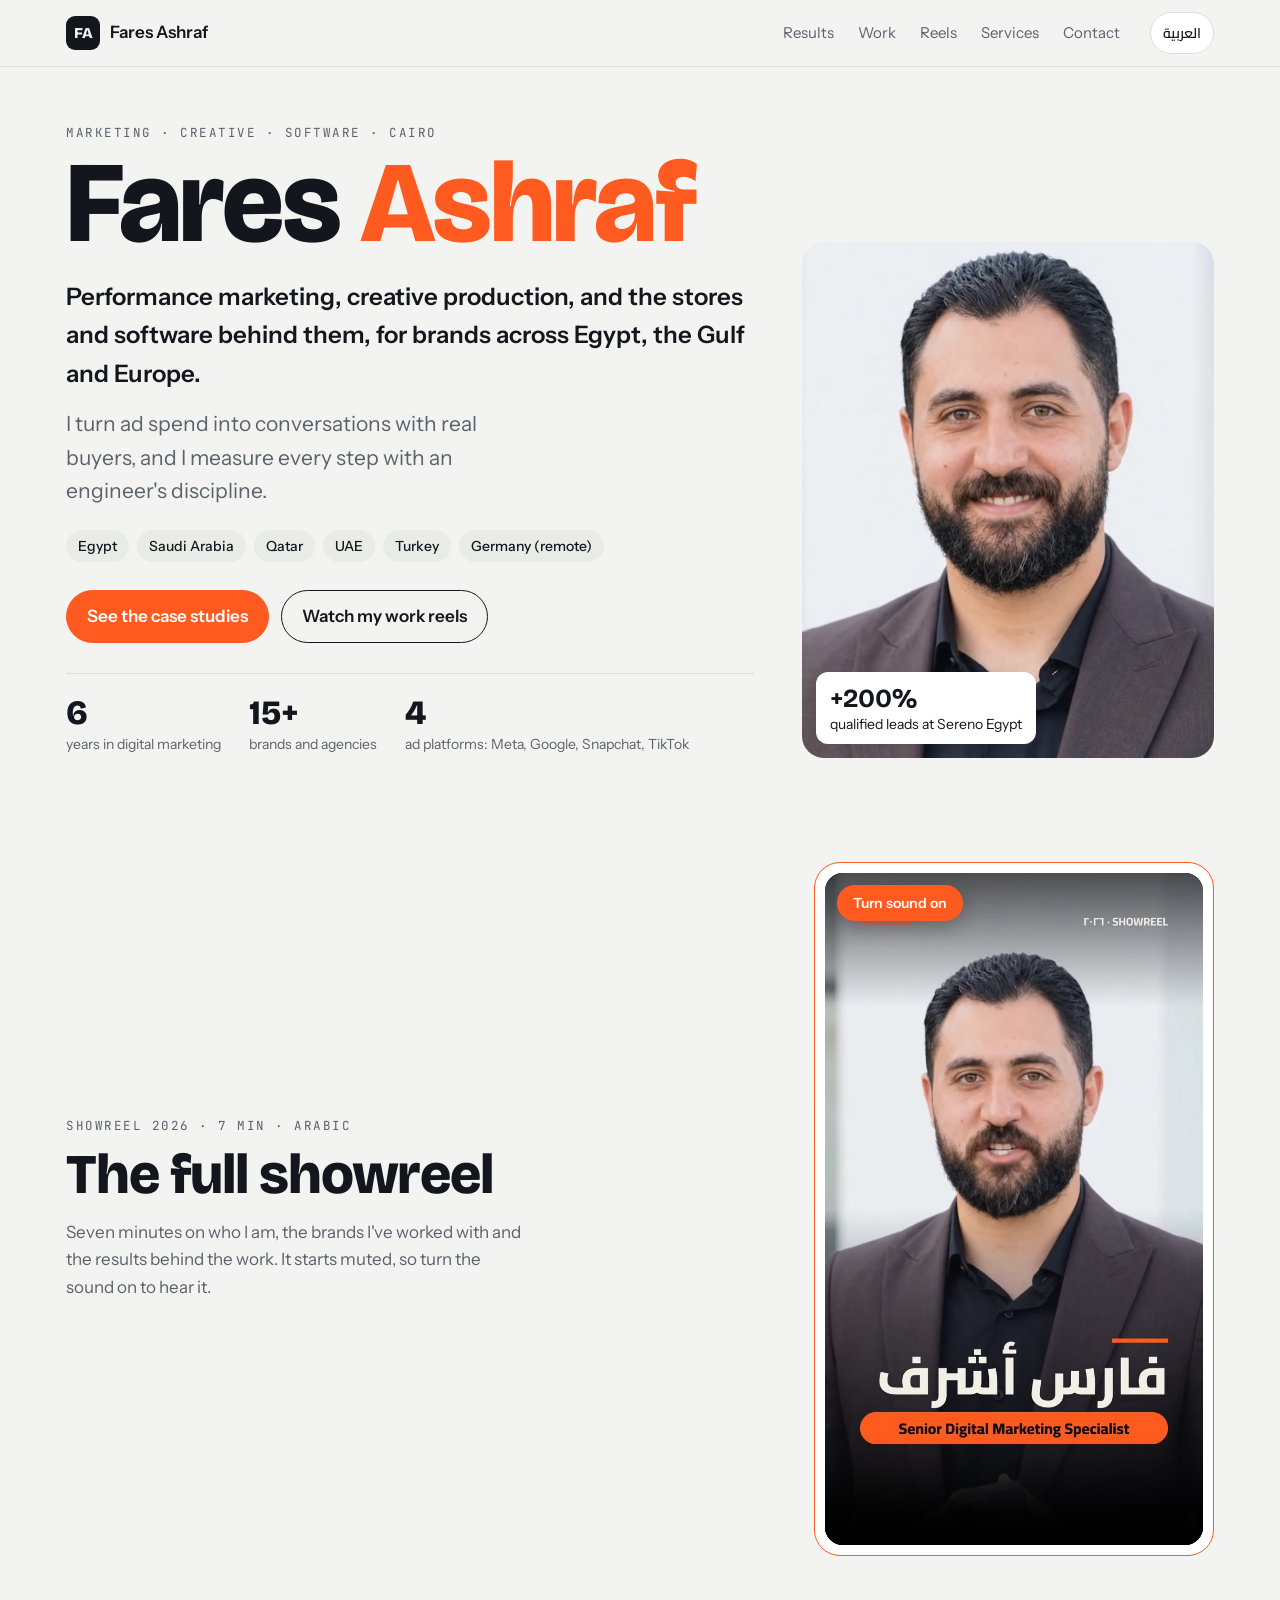
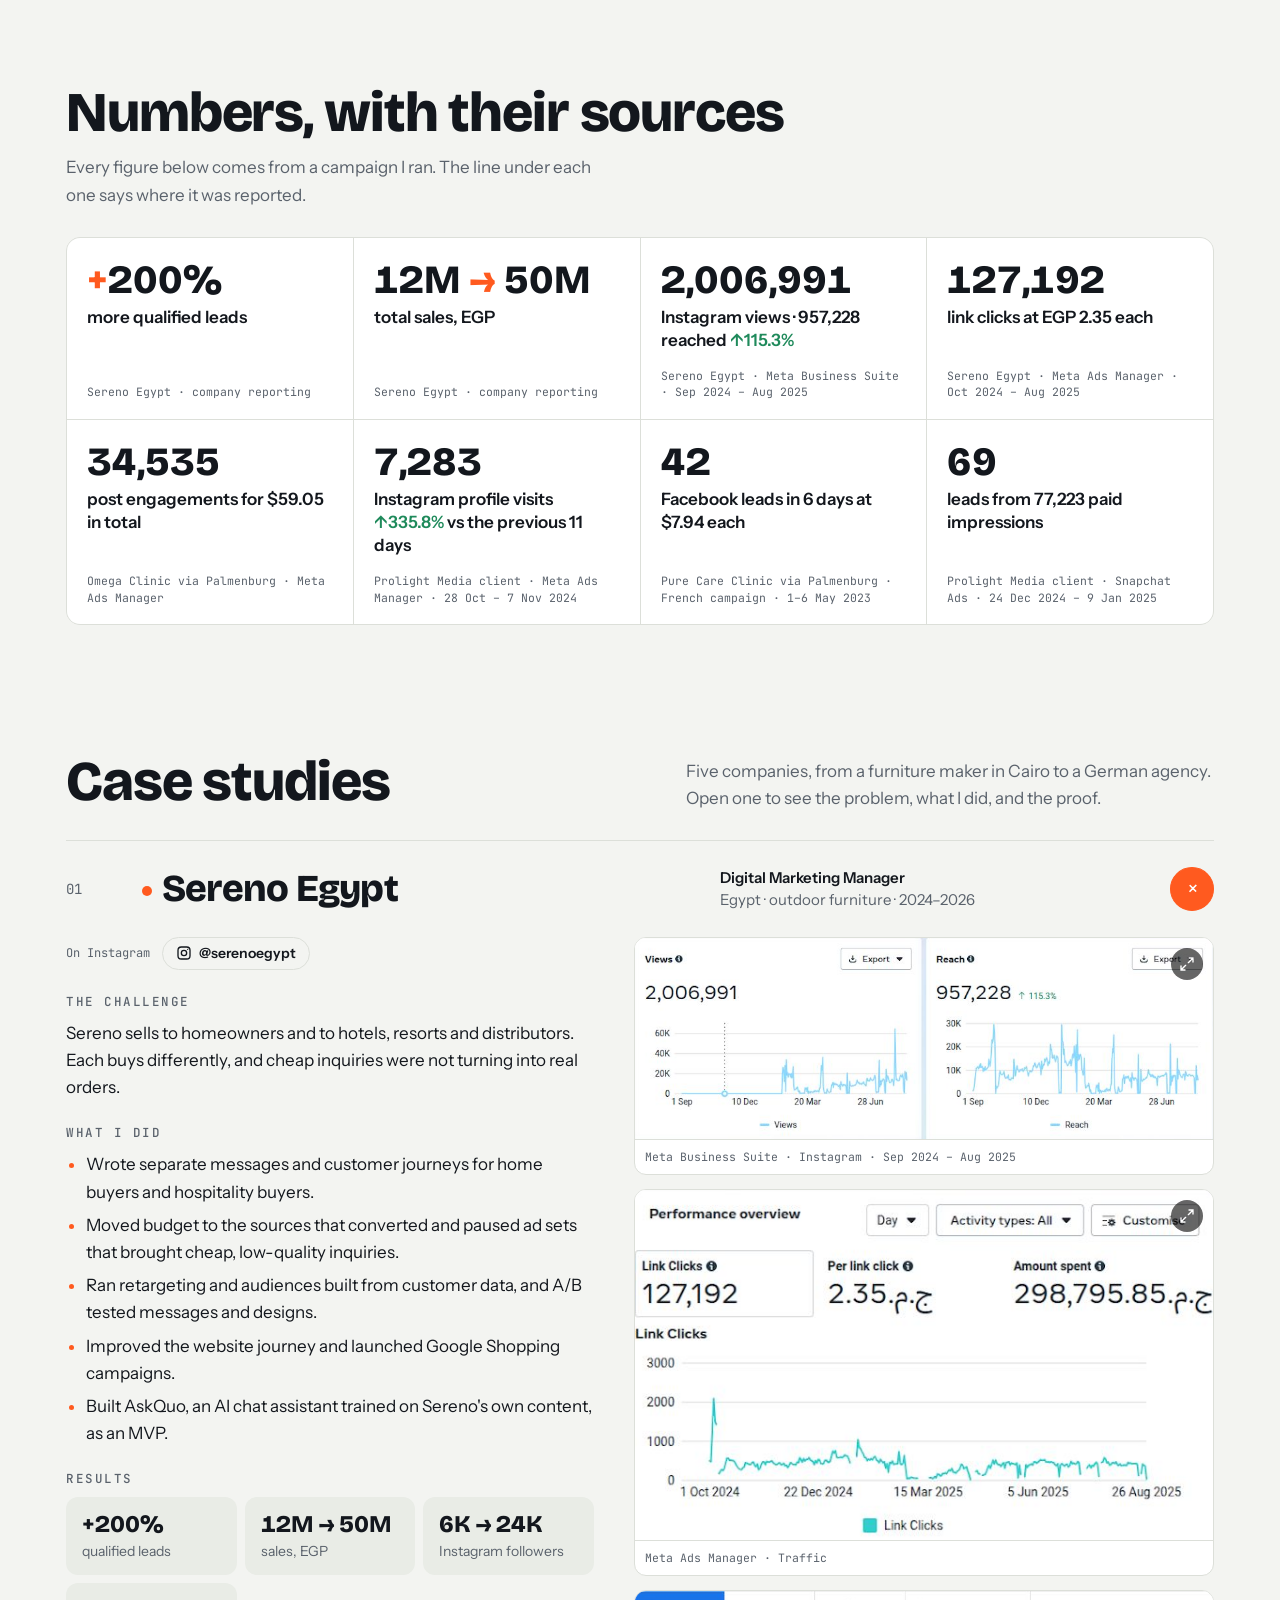
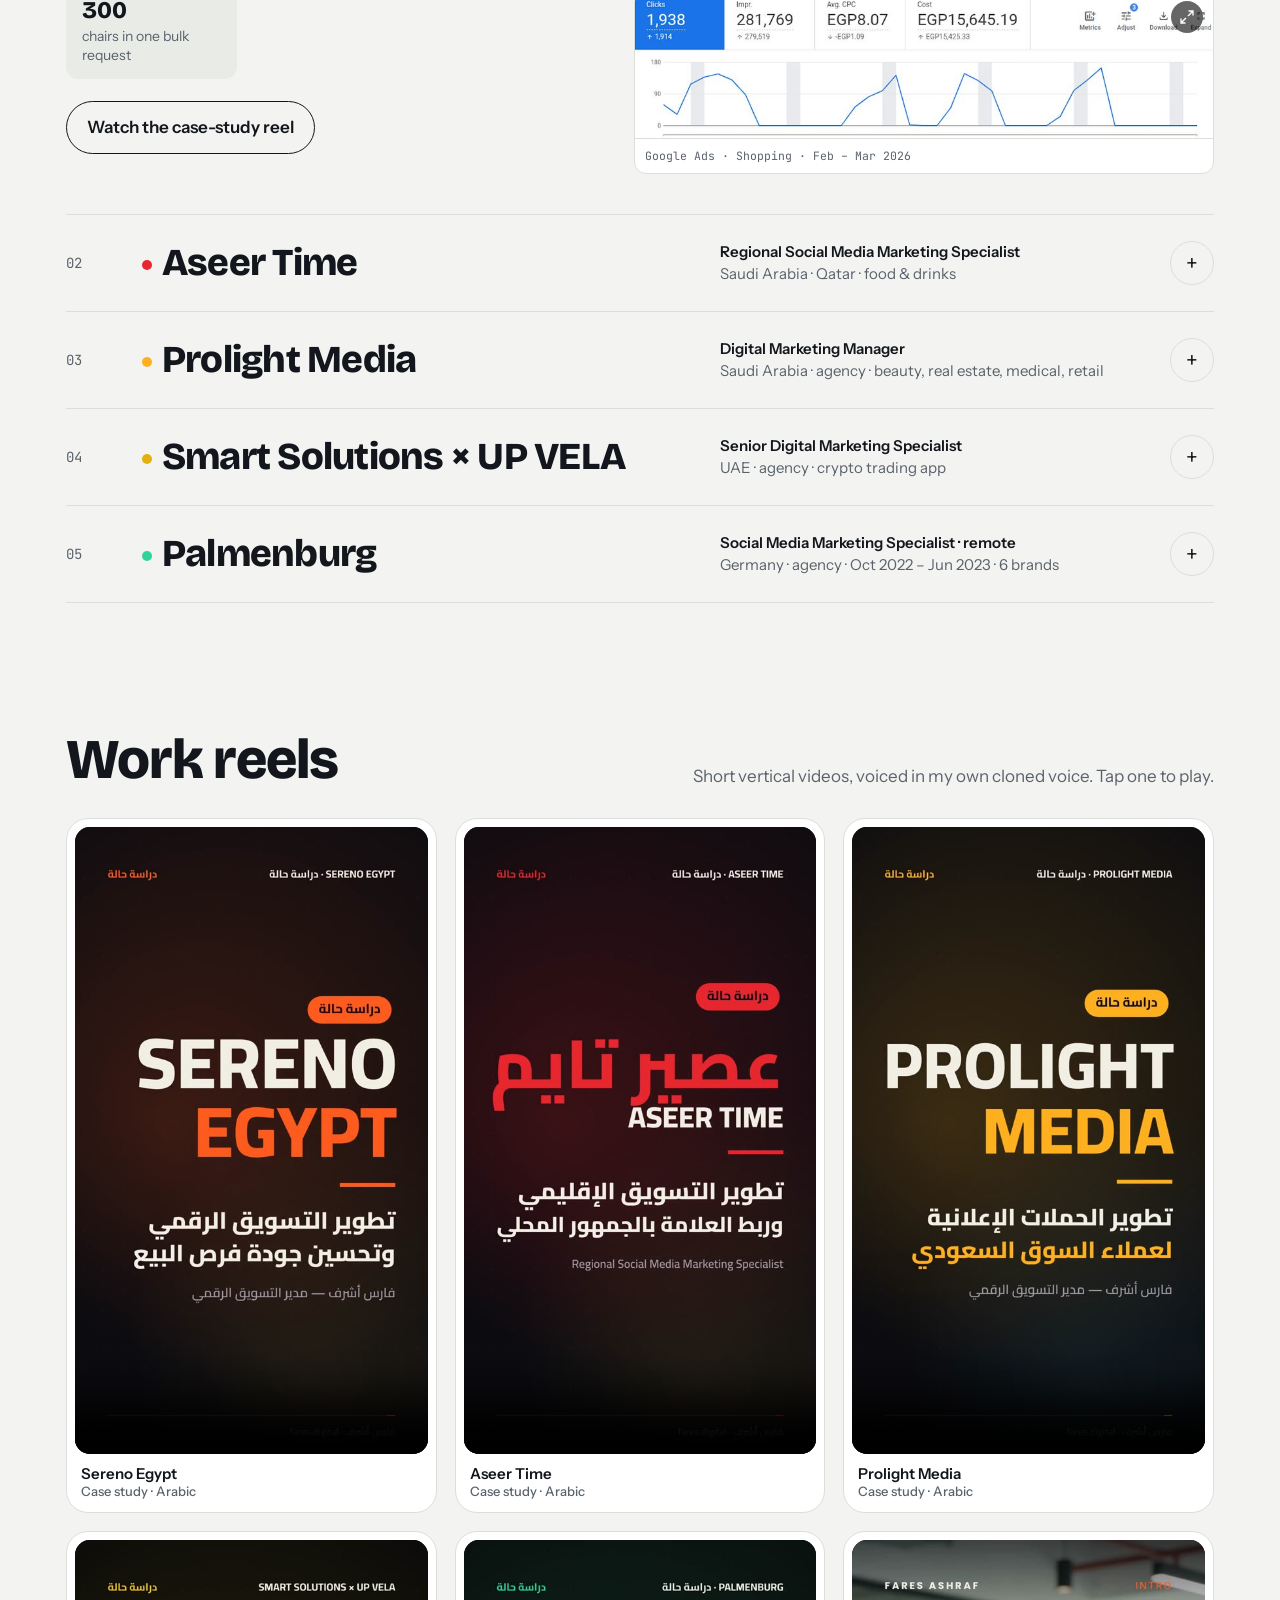
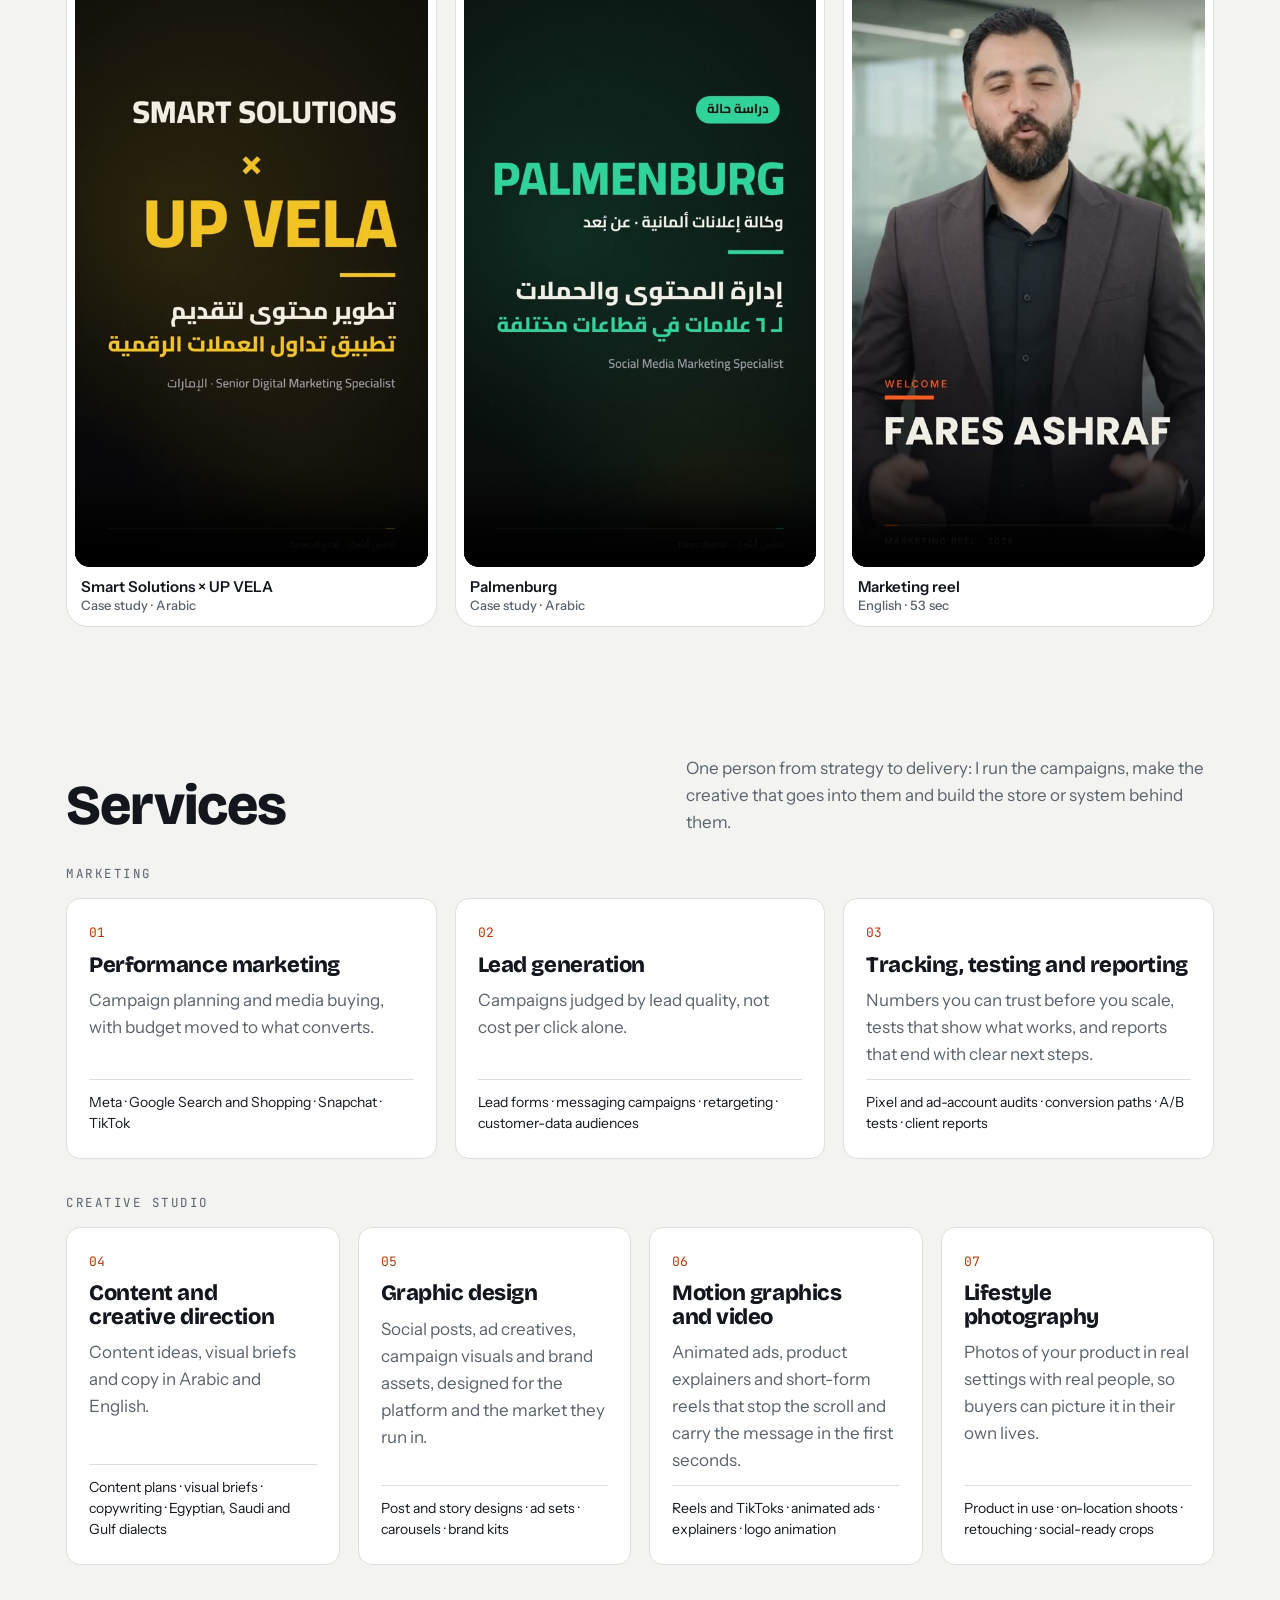
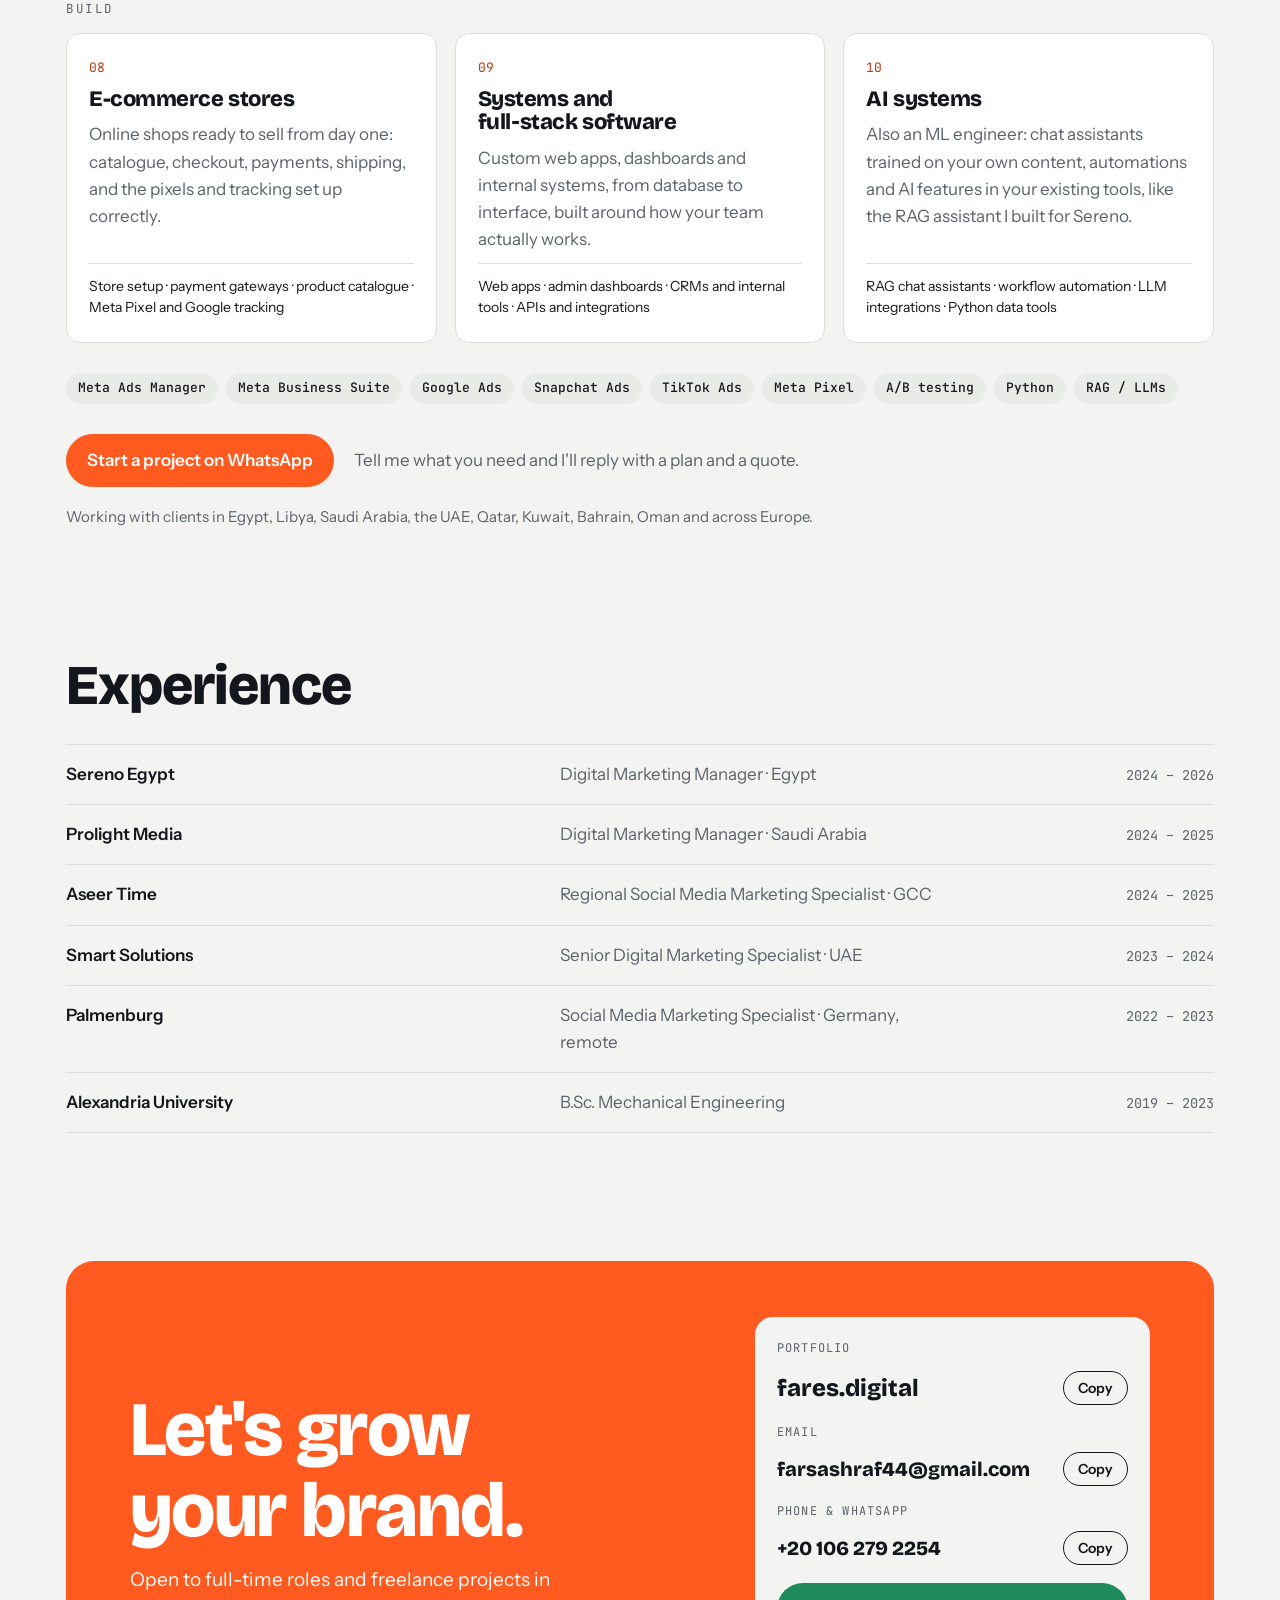
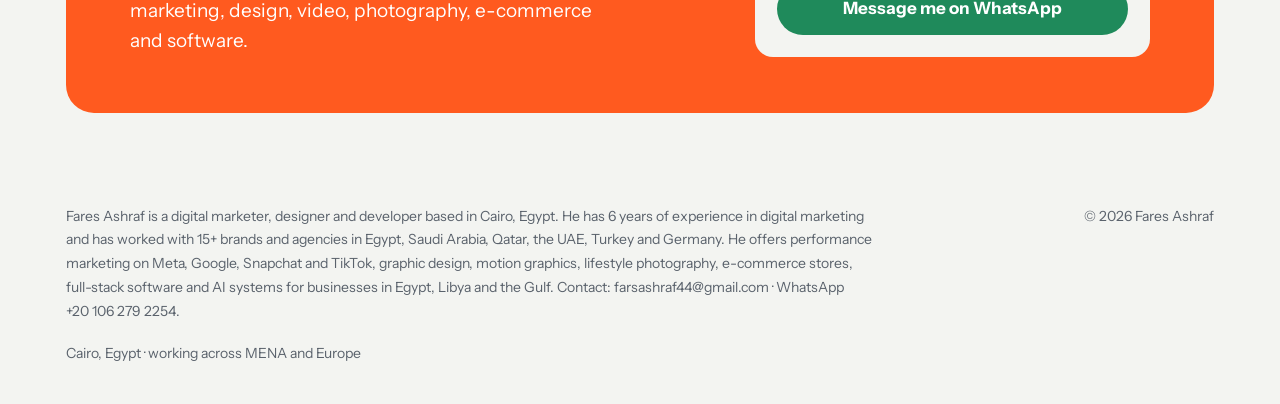
<file: en/index.html>
<!doctype html>
<!-- Generated by tools/build.py from index.html and tools/ar.json. Edit those, then rebuild. -->
<html lang="en" dir="ltr">
<head>
<meta charset="utf-8">
<meta name="viewport" content="width=device-width, initial-scale=1, viewport-fit=cover">
<title>Fares Ashraf · Digital Marketing, Design and Web Development</title>
<meta name="description" content="Fares Ashraf, Cairo-based digital marketer, designer and developer. Meta, Google, Snapchat and TikTok ads, graphic design, motion video, e-commerce stores and AI software for brands in Egypt, Libya, Saudi Arabia, the UAE, Qatar and Kuwait.">
<meta name="author" content="Fares Ashraf">
<meta name="robots" content="index, follow, max-image-preview:large">
<link rel="canonical" href="https://fares.digital/">
<link rel="alternate" hreflang="en" href="https://fares.digital/">
<link rel="alternate" hreflang="ar" href="https://fares.digital/ar/">
<link rel="alternate" hreflang="x-default" href="https://fares.digital/">
<link rel="icon" href="../assets/favicon.svg" type="image/svg+xml">
<meta property="og:type" content="website">
<meta property="og:site_name" content="Fares Ashraf">
<meta property="og:locale" content="en_US">
<meta property="og:locale:alternate" content="ar_AR">
<meta property="og:url" content="https://fares.digital/">
<meta property="og:title" content="Fares Ashraf · Digital Marketing, Design and Web Development">
<meta property="og:description" content="Performance marketing, design, video, photography, e-commerce stores, full-stack software and AI systems for brands across Egypt, Libya, the Gulf and Europe. Case studies, sourced results and showreel.">
<meta property="og:image" content="https://fares.digital/assets/img/og-image.jpg">
<meta property="og:image:width" content="1200">
<meta property="og:image:height" content="630">
<meta property="og:image:alt" content="Fares Ashraf · Digital Marketing, Design and Web Development">
<meta name="twitter:card" content="summary_large_image">
<script type="application/ld+json">
{
 "@context": "https://schema.org",
 "@graph": [
  {
   "@type": "Person",
   "@id": "https://fares.digital/#person",
   "name": "Fares Ashraf",
   "alternateName": "فارس أشرف",
   "jobTitle": "Digital Marketing Specialist, Designer and Developer",
   "url": "https://fares.digital/",
   "image": "https://fares.digital/assets/img/portrait.jpg",
   "email": "mailto:farsashraf44@gmail.com",
   "telephone": "+201062792254",
   "address": {
    "@type": "PostalAddress",
    "addressLocality": "Cairo",
    "addressCountry": "EG"
   },
   "alumniOf": {
    "@type": "CollegeOrUniversity",
    "name": "Alexandria University"
   },
   "knowsLanguage": [
    "ar",
    "en"
   ],
   "knowsAbout": [
    "Performance marketing",
    "Lead generation",
    "Meta Ads",
    "Google Ads",
    "Snapchat Ads",
    "TikTok Ads",
    "Social media marketing",
    "Graphic design",
    "Motion graphics",
    "Lifestyle photography",
    "E-commerce",
    "Full-stack development",
    "AI systems",
    "RAG"
   ]
  },
  {
   "@type": "ProfessionalService",
   "@id": "https://fares.digital/#service",
   "name": "Fares Ashraf · Digital Marketing, Design and Software",
   "url": "https://fares.digital/",
   "image": "https://fares.digital/assets/img/og-image.jpg",
   "founder": {
    "@id": "https://fares.digital/#person"
   },
   "email": "farsashraf44@gmail.com",
   "telephone": "+201062792254",
   "address": {
    "@type": "PostalAddress",
    "addressLocality": "Cairo",
    "addressCountry": "EG"
   },
   "areaServed": [
    {
     "@type": "Country",
     "name": "Egypt"
    },
    {
     "@type": "Country",
     "name": "Libya"
    },
    {
     "@type": "Country",
     "name": "Saudi Arabia"
    },
    {
     "@type": "Country",
     "name": "United Arab Emirates"
    },
    {
     "@type": "Country",
     "name": "Qatar"
    },
    {
     "@type": "Country",
     "name": "Kuwait"
    },
    {
     "@type": "Country",
     "name": "Bahrain"
    },
    {
     "@type": "Country",
     "name": "Oman"
    },
    {
     "@type": "Country",
     "name": "Iraq"
    },
    {
     "@type": "Country",
     "name": "Jordan"
    }
   ],
   "availableLanguage": [
    "Arabic",
    "English"
   ],
   "hasOfferCatalog": {
    "@type": "OfferCatalog",
    "name": "Services",
    "itemListElement": [
     {
      "@type": "Offer",
      "itemOffered": {
       "@type": "Service",
       "name": "Performance marketing and media buying"
      }
     },
     {
      "@type": "Offer",
      "itemOffered": {
       "@type": "Service",
       "name": "Lead generation"
      }
     },
     {
      "@type": "Offer",
      "itemOffered": {
       "@type": "Service",
       "name": "Tracking, testing and reporting"
      }
     },
     {
      "@type": "Offer",
      "itemOffered": {
       "@type": "Service",
       "name": "Content and creative direction"
      }
     },
     {
      "@type": "Offer",
      "itemOffered": {
       "@type": "Service",
       "name": "Graphic design"
      }
     },
     {
      "@type": "Offer",
      "itemOffered": {
       "@type": "Service",
       "name": "Motion graphics and video"
      }
     },
     {
      "@type": "Offer",
      "itemOffered": {
       "@type": "Service",
       "name": "Lifestyle photography"
      }
     },
     {
      "@type": "Offer",
      "itemOffered": {
       "@type": "Service",
       "name": "E-commerce stores"
      }
     },
     {
      "@type": "Offer",
      "itemOffered": {
       "@type": "Service",
       "name": "Systems and full-stack software"
      }
     },
     {
      "@type": "Offer",
      "itemOffered": {
       "@type": "Service",
       "name": "AI systems"
      }
     }
    ]
   }
  }
 ]
}
</script>
<meta name="theme-color" content="#F3F4F1" media="(prefers-color-scheme: light)">
<meta name="theme-color" content="#0F1215" media="(prefers-color-scheme: dark)">
<link rel="preconnect" href="https://fonts.googleapis.com">
<link rel="preconnect" href="https://fonts.gstatic.com" crossorigin>
<link rel="stylesheet" href="https://fonts.googleapis.com/css2?family=Bricolage+Grotesque:opsz,wght@12..96,600;12..96,800&family=Instrument+Sans:wght@400;500;600&family=JetBrains+Mono:wght@500&family=Cairo:wght@500;700;800&display=swap">
<style>
:root{padding-top:env(safe-area-inset-top,0px);padding-bottom:env(safe-area-inset-bottom,0px)}
body{margin:0} img{max-width:100%} [hidden]{display:none!important}
</style>
<style>
/* Layout: an ad-manager ledger — every result is a KPI tile with its source line; case studies are campaign rows you open. */
:root{
  --paper:#F3F4F1; --card:#FFFFFF; --ink:#13171D; --muted:#5A626C; --line:#DCDFD9;
  --accent:#FF5A1F; --accent-ink:#B63B0D; --on-accent:#FFFFFF; --good:#1F8A5B; --chip:#E9ECE6;
  --display:"Bricolage Grotesque","Cairo",ui-sans-serif,system-ui,sans-serif;
  --body:"Instrument Sans","Cairo",ui-sans-serif,system-ui,sans-serif;
  --mono:"JetBrains Mono",ui-monospace,SFMono-Regular,Menlo,monospace;
  --r:14px; --max:1180px;
}
@media (prefers-color-scheme: dark){:root:not([data-theme="light"]){
  --paper:#0F1215; --card:#161A1F; --ink:#ECEDE9; --muted:#9AA2AB; --line:#262B32;
  --accent:#FF6A33; --accent-ink:#FF8D61; --on-accent:#140A05; --good:#4CC28E; --chip:#1E232A; color-scheme:dark}}
:root[data-theme="dark"]{
  --paper:#0F1215; --card:#161A1F; --ink:#ECEDE9; --muted:#9AA2AB; --line:#262B32;
  --accent:#FF6A33; --accent-ink:#FF8D61; --on-accent:#140A05; --good:#4CC28E; --chip:#1E232A; color-scheme:dark}
html[lang="ar"]{--display:"Cairo",ui-sans-serif,system-ui,sans-serif;--body:"Cairo",ui-sans-serif,system-ui,sans-serif}

*{box-sizing:border-box}
html{scroll-behavior:smooth}
@media (prefers-reduced-motion: reduce){html{scroll-behavior:auto}*{animation:none!important;transition:none!important}}
body{background:var(--paper);color:var(--ink);font-family:var(--body);font-size:17px;line-height:1.6;-webkit-font-smoothing:antialiased}
body::before{content:"";position:fixed;inset:0 0 auto;height:env(safe-area-inset-top,0px);z-index:10;background:var(--paper)}
a{color:inherit}
:focus-visible{outline:3px solid var(--accent);outline-offset:3px;border-radius:6px}
.wrap{max-width:var(--max);margin:0 auto;padding-left:max(16px,env(safe-area-inset-left,0px));padding-right:max(16px,env(safe-area-inset-right,0px))}
h1,h2,h3{font-family:var(--display);line-height:1.05;text-wrap:balance;margin:0;letter-spacing:-.02em}
html[lang="ar"] h1,html[lang="ar"] h2,html[lang="ar"] h3{letter-spacing:0;line-height:1.25}
p{margin:0}
.eyebrow{font-family:var(--mono);font-size:12.5px;letter-spacing:.12em;text-transform:uppercase;color:var(--muted)}
html[lang="ar"] .eyebrow{font-family:var(--body);letter-spacing:0;font-size:14px;font-weight:700}
.mono{font-family:var(--mono);font-variant-numeric:tabular-nums}

/* header */
header{position:sticky;top:env(safe-area-inset-top,0px);z-index:20;background:color-mix(in oklab,var(--paper) 88%,transparent);backdrop-filter:blur(10px);border-bottom:1px solid var(--line)}
.bar{display:flex;align-items:center;gap:20px;padding-block:12px}
.mark{display:flex;align-items:center;gap:10px;text-decoration:none;font-weight:600}
.mark b{display:grid;place-items:center;width:34px;height:34px;border-radius:9px;background:var(--ink);color:var(--paper);font-family:var(--display);font-weight:800;font-size:15px}
nav{display:flex;gap:4px;margin-inline-start:auto;flex-wrap:wrap}
nav a{text-decoration:none;font-size:15px;padding:6px 10px;border-radius:8px;color:var(--muted)}
nav a:hover{color:var(--ink);background:var(--chip)}
.lang{border:1px solid var(--line);background:var(--card);color:var(--ink);font:600 14px var(--body);padding:7px 12px;border-radius:999px;cursor:pointer;text-decoration:none}
.lang:hover{border-color:var(--ink)}
@media (max-width:760px){nav{display:none}.lang{margin-inline-start:auto}}

/* hero */
.hero{display:grid;grid-template-columns:1.25fr .75fr;gap:48px;align-items:end;padding-block:56px 40px}
.hero h1{font-size:clamp(56px,9vw,124px);font-weight:800}
.hero h1 span{color:var(--accent)}
.role{font-size:clamp(19px,2.2vw,24px);font-weight:600;margin-top:14px}
.thesis{font-size:clamp(18px,1.8vw,21px);color:var(--muted);max-width:34ch;margin-top:14px}
.markets{display:flex;flex-wrap:wrap;gap:8px;margin-top:22px}
.chip{background:var(--chip);border-radius:999px;padding:5px 12px;font-size:14px;font-weight:500}
.ctas{display:flex;flex-wrap:wrap;gap:12px;margin-top:28px}
.btn{display:inline-flex;align-items:center;gap:8px;text-decoration:none;font-weight:600;padding:12px 20px;border-radius:999px;border:1.5px solid var(--ink)}
.btn.primary{background:var(--accent);border-color:var(--accent);color:var(--on-accent)}
.btn:hover{transform:translateY(-1px)}
.portrait{position:relative;border-radius:22px;overflow:hidden;aspect-ratio:4/5;max-width:100%;background:var(--chip)}
.portrait img{width:100%;height:100%;object-fit:cover;display:block}
.portrait .tag{position:absolute;inset-inline-start:14px;bottom:14px;background:var(--card);color:var(--ink);border-radius:12px;padding:10px 14px;font-size:14px;line-height:1.3;box-shadow:0 6px 24px rgba(0,0,0,.12)}
.portrait .tag strong{display:block;font-family:var(--display);font-size:26px}
.facts{display:flex;flex-wrap:wrap;gap:28px;margin-top:30px;padding-top:22px;border-top:1px solid var(--line)}
.facts div{min-width:0}
.facts strong{display:block;font-family:var(--display);font-size:34px;font-weight:800;line-height:1}
.facts span{font-size:14px;color:var(--muted)}
@media (max-width:860px){.hero{grid-template-columns:1fr;gap:28px;padding-block:32px}.portrait{max-width:420px}}

/* sections */
section{padding-block:64px}
.sec-head{display:flex;flex-wrap:wrap;align-items:end;justify-content:space-between;gap:12px 24px;margin-bottom:28px}
.sec-head h2{font-size:clamp(34px,4.6vw,56px);font-weight:800}
.sec-head p{color:var(--muted);max-width:48ch}

/* ledger */
.ledger{display:grid;grid-template-columns:repeat(4,minmax(0,1fr));gap:1px;background:var(--line);border:1px solid var(--line);border-radius:var(--r);overflow:hidden}
.kpi{background:var(--card);padding:22px 20px 18px;display:flex;flex-direction:column;gap:6px;min-width:0}
.kpi .v{font-family:var(--display);font-weight:800;font-size:clamp(30px,3.2vw,40px);line-height:1;font-variant-numeric:tabular-nums}
.kpi .v em{font-style:normal;color:var(--accent)}
.kpi .l{font-weight:600;line-height:1.35}
.kpi .s{margin-top:auto;padding-top:10px;font-family:var(--mono);font-size:11.5px;color:var(--muted);line-height:1.45}
html[lang="ar"] .kpi .s{font-family:var(--body);font-size:12.5px}
.kpi .up{color:var(--good);font-weight:600}
@media (max-width:980px){.ledger{grid-template-columns:repeat(2,minmax(0,1fr))}}
@media (max-width:420px){.ledger{grid-template-columns:1fr}}

/* work */
.case{border-top:1px solid var(--line)}
.case:last-child{border-bottom:1px solid var(--line)}
.case summary{list-style:none;cursor:pointer;display:grid;grid-template-columns:56px minmax(0,1.3fr) minmax(0,1fr) auto;gap:20px;align-items:center;padding-block:26px}
.case summary::-webkit-details-marker{display:none}
.case .no{font-family:var(--mono);color:var(--muted);font-size:14px}
.case h3{font-size:clamp(26px,3vw,38px);font-weight:800}
.case .meta{color:var(--muted);font-size:15px;line-height:1.45}
.case .meta b{color:var(--ink);font-weight:600;display:block}
.case .open{width:44px;height:44px;border-radius:50%;border:1.5px solid var(--line);display:grid;place-items:center;font-size:22px;transition:transform .25s,background .2s}
.case[open] .open{transform:rotate(45deg);background:var(--accent);border-color:var(--accent);color:var(--on-accent)}
.case summary:hover .open{border-color:var(--ink)}
.case .dot{display:inline-block;width:10px;height:10px;border-radius:50%;margin-inline-end:10px;vertical-align:middle}
@media (max-width:760px){.case summary{grid-template-columns:minmax(0,1fr) auto;gap:8px 14px}.case .no{display:none}.case .meta{grid-column:1/2}}
.body{display:grid;grid-template-columns:minmax(0,1fr) minmax(0,1.1fr);gap:40px;padding-bottom:40px}
.body h4{font-family:var(--mono);font-weight:500;font-size:12.5px;letter-spacing:.12em;text-transform:uppercase;color:var(--muted);margin:22px 0 8px}
html[lang="ar"] .body h4{font-family:var(--body);letter-spacing:0;font-size:14px;font-weight:700}
.body h4:first-child{margin-top:0}
.body ul{margin:0;padding-inline-start:20px;display:grid;gap:6px}
.body li::marker{color:var(--accent)}
.ig{display:flex;flex-wrap:wrap;align-items:center;gap:8px;margin:0 0 22px}
.ig-l{font-family:var(--mono);font-size:12px;color:var(--muted);margin-inline-end:4px}
html[lang="ar"] .ig-l{font-family:var(--body);font-size:13px}
.ig a{display:inline-flex;align-items:center;gap:7px;padding:7px 13px;border:1px solid var(--line);border-radius:999px;color:var(--ink);text-decoration:none;font-size:14px;font-weight:600;line-height:1.2;transition:border-color .2s,color .2s}
.ig a:hover,.ig a:focus-visible{border-color:var(--accent);color:var(--accent)}
.res{display:grid;grid-template-columns:repeat(auto-fill,minmax(160px,1fr));gap:8px}
.res>span{background:var(--chip);border-radius:12px;padding:14px 16px;display:flex;flex-direction:column;gap:4px;min-width:0}
.res strong{font-family:var(--display);font-weight:800;font-size:24px;line-height:1.1;font-variant-numeric:tabular-nums}
.res strong+span{font-size:14px;line-height:1.35;color:var(--muted)}
.gallery{display:flex;flex-direction:column;gap:14px}
.gallery figure{position:relative;margin:0;background:var(--card);border:1px solid var(--line);border-radius:12px;overflow:hidden}
.gallery img{display:block;width:100%;height:auto;max-height:70vh;object-fit:contain;background:#fff;cursor:zoom-in;transition:opacity .2s}
.gallery img:hover{opacity:.92}
.gallery img:focus-visible{outline:2px solid var(--accent);outline-offset:-2px}
.gallery figure::after{content:"";position:absolute;top:10px;inset-inline-end:10px;width:32px;height:32px;border-radius:50%;pointer-events:none;background:rgba(0,0,0,.6) url("data:image/svg+xml,%3Csvg xmlns='http://www.w3.org/2000/svg' viewBox='0 0 24 24' fill='none' stroke='white' stroke-width='2' stroke-linecap='round'%3E%3Cpath d='M15 3h6v6M9 21H3v-6M21 3l-7 7M3 21l7-7'/%3E%3C/svg%3E") center/16px no-repeat}
.lb{border:0;padding:0;margin:auto;max-width:96vw;max-height:94vh;background:transparent;color:#fff;overflow:visible}
.lb::backdrop{background:rgba(0,0,0,.88)}
.lb img{display:block;max-width:96vw;max-height:84vh;width:auto;height:auto;border-radius:10px;background:#fff;margin:0 auto}
.lb p{margin:10px 0 0;text-align:center;font-family:var(--mono);font-size:13px;color:#ddd}
.lb button{position:fixed;top:14px;inset-inline-end:14px;width:44px;height:44px;border-radius:50%;border:1px solid rgba(255,255,255,.4);background:rgba(0,0,0,.6);color:#fff;font-size:24px;line-height:1;cursor:pointer}
.gallery figcaption{font-family:var(--mono);font-size:11.5px;color:var(--muted);padding:8px 10px;border-top:1px solid var(--line)}
html[lang="ar"] .gallery figcaption{font-family:var(--body);font-size:12.5px}
.reelbtn{margin-top:22px}
@media (max-width:860px){.body{grid-template-columns:1fr;gap:24px}}

/* showreel */
.showreel{display:grid;grid-template-columns:minmax(0,1fr) minmax(0,400px);gap:48px;align-items:center}
.showreel h2{font-size:clamp(34px,4.6vw,56px);font-weight:800;margin-top:10px}
.showreel p.lead{color:var(--muted);max-width:42ch;margin-top:14px}
.sr-frame{position:relative;background:var(--card);border:1.5px solid var(--accent);border-radius:26px;padding:10px;min-width:0;width:min(100%,calc((100svh - 120px) * 9 / 16));justify-self:end}
.sr-frame video{width:100%;aspect-ratio:9/16;border-radius:18px;background:#000;display:block}
.sound{position:absolute;top:22px;inset-inline-start:22px;border:0;background:var(--accent);color:var(--on-accent);font:600 14px var(--body);padding:9px 16px;border-radius:999px;cursor:pointer;box-shadow:0 6px 20px rgba(0,0,0,.25)}
.sound:hover{filter:brightness(1.08)}
@media (max-width:860px){.showreel{grid-template-columns:1fr;gap:24px}.sr-frame{justify-self:start}}

/* reels */
.reels{display:grid;grid-template-columns:repeat(3,minmax(0,1fr));gap:18px;align-items:start}
.phone{background:var(--card);border:1px solid var(--line);border-radius:22px;padding:8px;min-width:0}
.phone video{width:100%;aspect-ratio:9/16;max-width:100%;border-radius:15px;background:#000;display:block}
.phone p{font-weight:600;font-size:15px;padding:10px 6px 4px;line-height:1.3}
.phone small{display:block;color:var(--muted);font-weight:500;font-size:13px}
@media (max-width:760px){.reels{grid-template-columns:repeat(2,minmax(0,1fr))}}

/* services */
.svc-group+.svc-group{margin-top:34px}
.svc-group>.eyebrow{margin-bottom:14px}
.svcs{display:grid;grid-template-columns:repeat(3,minmax(0,1fr));gap:18px}
.svcs.four{grid-template-columns:repeat(4,minmax(0,1fr))}
.svc{background:var(--card);border:1px solid var(--line);border-radius:var(--r);padding:24px 22px;display:flex;flex-direction:column;gap:10px;min-width:0}
.svc .no{font-family:var(--mono);font-size:13px;color:var(--accent-ink)}
.svc h3{font-size:22px;font-weight:800}
.svc p{color:var(--muted)}
.svc .incl{margin-top:auto;padding-top:12px;border-top:1px solid var(--line);font-size:14px;color:var(--ink);line-height:1.5}
.svc-cta{display:flex;flex-wrap:wrap;align-items:center;gap:12px 20px;margin-top:30px}
.svc-cta p{color:var(--muted)}
.svc-where{margin-top:18px;font-size:15px;color:var(--muted)}
@media (max-width:1040px){.svcs.four{grid-template-columns:repeat(2,minmax(0,1fr))}}
@media (max-width:860px){.svcs{grid-template-columns:repeat(2,minmax(0,1fr))}.svcs:not(.four) .svc:last-child{grid-column:1/-1}}
@media (max-width:520px){.svcs,.svcs.four{grid-template-columns:1fr}}

.tools{display:flex;flex-wrap:wrap;gap:8px;margin-top:30px}
.tools .chip{font-family:var(--mono);font-size:13px}

/* experience */
.xp{display:grid;gap:0;border-top:1px solid var(--line)}
.xp div{display:grid;grid-template-columns:minmax(0,1.2fr) minmax(0,1fr) minmax(0,.6fr);gap:16px;padding-block:16px;border-bottom:1px solid var(--line);align-items:baseline}
.xp b{font-weight:600}
.xp span{color:var(--muted)}
.xp .when{font-family:var(--mono);font-size:13.5px;text-align:end;color:var(--muted)}
@media (max-width:640px){.xp div{grid-template-columns:1fr;gap:2px}.xp .when{text-align:start}}

/* contact */
.contact{background:var(--accent);color:var(--on-accent);border-radius:28px;padding-block:56px;padding-inline:clamp(24px,5vw,64px);display:grid;grid-template-columns:1.2fr .8fr;gap:32px;align-items:end}
.contact h2{font-size:clamp(40px,6vw,84px);font-weight:800}
.contact p{font-size:19px;margin-top:14px;max-width:38ch}
.contact .card{background:var(--paper);color:var(--ink);border-radius:18px;padding:22px;display:grid;gap:10px}
.contact .card .row{display:flex;align-items:center;justify-content:space-between;gap:12px;flex-wrap:wrap}
.contact .card .k{font-family:var(--mono);font-size:12px;letter-spacing:.1em;text-transform:uppercase;color:var(--muted)}
.contact .card .val{font-family:var(--display);font-size:24px;font-weight:800;word-break:break-all}
.contact .card .val.sm{font-size:20px}
.contact .card .k:not(:first-child){margin-top:6px}
.wa{margin-top:8px;display:block;text-align:center;text-decoration:none;font-weight:700;padding:12px 16px;border-radius:999px;background:#1F8A5B;color:#FFFFFF}
.wa:hover{filter:brightness(1.08)}
.copy{border:1.5px solid var(--ink);background:transparent;color:var(--ink);font:600 14px var(--body);padding:7px 14px;border-radius:999px;cursor:pointer}
@media (max-width:860px){.contact{grid-template-columns:1fr}}
html[lang="ar"] .kpi .v,html[lang="ar"] .res strong,html[lang="ar"] .facts strong,html[lang="ar"] .portrait .tag strong{direction:ltr;text-align:right;unicode-bidi:isolate}
footer{padding-block:28px 40px;color:var(--muted);font-size:14px;display:flex;justify-content:space-between;flex-wrap:wrap;gap:8px}
footer .about{flex-basis:100%;max-width:90ch;margin:0 0 10px;line-height:1.7}
.nowrap{white-space:nowrap}
html[lang="ar"] .contact .card .k{font-family:var(--body);letter-spacing:0;font-size:13px;font-weight:700}
</style>
</head>
<body>

<header>
  <div class="wrap bar">
    <a class="mark" href="#top"><b>FA</b><span data-i18n="brand">Fares Ashraf</span></a>
    <nav aria-label="Sections">
      <a href="#results" data-i18n="nav1">Results</a>
      <a href="#work" data-i18n="nav2">Work</a>
      <a href="#reels" data-i18n="nav3">Reels</a>
      <a href="#services" data-i18n="nav6">Services</a>
      <a href="#contact" data-i18n="nav5">Contact</a>
    </nav>
    <a class="lang" id="lang" href="../ar/" hreflang="ar" lang="ar">العربية</a>
  </div>
</header>

<main id="top">
  <div class="wrap hero">
    <div>
      <p class="eyebrow" data-i18n="eyebrow">Marketing · Creative · Software · Cairo</p>
      <h1 data-i18n="name">Fares <span>Ashraf</span></h1>
      <p class="role" data-i18n="role">Performance marketing, creative production, and the stores and software behind them, for brands across Egypt, the Gulf and Europe.</p>
      <p class="thesis" data-i18n="thesis">I turn ad spend into conversations with real buyers, and I measure every step with an engineer's discipline.</p>
      <div class="markets" aria-label="Markets">
        <span class="chip" data-i18n="m1">Egypt</span><span class="chip" data-i18n="m2">Saudi Arabia</span><span class="chip" data-i18n="m3">Qatar</span>
        <span class="chip" data-i18n="m4">UAE</span><span class="chip" data-i18n="m5">Turkey</span><span class="chip" data-i18n="m6">Germany (remote)</span>
      </div>
      <div class="ctas">
        <a class="btn primary" href="#work" data-i18n="cta1">See the case studies</a>
        <a class="btn" href="#reels" data-i18n="cta2">Watch my work reels</a>
      </div>
      <div class="facts">
        <div><strong>6</strong><span data-i18n="f1">years in digital marketing</span></div>
        <div><strong>15+</strong><span data-i18n="f2">brands and agencies</span></div>
        <div><strong>4</strong><span data-i18n="f3">ad platforms: Meta, Google, Snapchat, TikTok</span></div>
      </div>
    </div>
    <div class="portrait">
      <img src="../assets/img/portrait.jpg" alt="Portrait of Fares Ashraf, digital marketer in Cairo" width="640" height="800" fetchpriority="high">
      <div class="tag"><strong>+200%</strong><span data-i18n="tag">qualified leads at Sereno Egypt</span></div>
    </div>
  </div>

  <section id="showreel">
    <div class="wrap showreel">
      <div>
        <p class="eyebrow" data-i18n="sr_e">Showreel 2026 · 7 min · Arabic</p>
        <h2 data-i18n="sr_h">The full showreel</h2>
        <p class="lead" data-i18n="sr_p">Seven minutes on who I am, the brands I've worked with and the results behind the work. It starts muted, so turn the sound on to hear it.</p>
      </div>
      <div class="sr-frame">
        <video id="srv" controls muted playsinline preload="metadata" poster="../assets/img/poster-Fares_Ashraf_Full_Showreel_AR.jpg" src="../assets/video/Fares_Ashraf_Full_Showreel_AR.mp4"></video>
        <button class="sound" id="sound" type="button" data-i18n="sr_snd">Turn sound on</button>
      </div>
    </div>
  </section>

  <section id="results">
    <div class="wrap">
      <div class="sec-head">
        <h2 data-i18n="r_h">Numbers, with their sources</h2>
        <p data-i18n="r_p">Every figure below comes from a campaign I ran. The line under each one says where it was reported.</p>
      </div>
      <div class="ledger">
        <div class="kpi"><div class="v"><em>+</em>200%</div><div class="l" data-i18n="k1">more qualified leads</div><div class="s" data-i18n="k1s">Sereno Egypt · company reporting</div></div>
        <div class="kpi"><div class="v">12M <em>→</em> 50M</div><div class="l" data-i18n="k2">total sales, EGP</div><div class="s" data-i18n="k2s">Sereno Egypt · company reporting</div></div>
        <div class="kpi"><div class="v">2,006,991</div><div class="l" data-i18n="k3">Instagram views · 957,228 reached <span class="up">↑115.3%</span></div><div class="s" data-i18n="k3s">Sereno Egypt · Meta Business Suite · Sep 2024 – Aug 2025</div></div>
        <div class="kpi"><div class="v">127,192</div><div class="l" data-i18n="k4">link clicks at EGP 2.35 each</div><div class="s" data-i18n="k4s">Sereno Egypt · Meta Ads Manager · Oct 2024 – Aug 2025</div></div>
        <div class="kpi"><div class="v">34,535</div><div class="l" data-i18n="k5">post engagements for $59.05 in total</div><div class="s" data-i18n="k5s">Omega Clinic via Palmenburg · Meta Ads Manager</div></div>
        <div class="kpi"><div class="v">7,283</div><div class="l" data-i18n="k6">Instagram profile visits <span class="up">↑335.8%</span> vs the previous 11 days</div><div class="s" data-i18n="k6s">Prolight Media client · Meta Ads Manager · 28 Oct – 7 Nov 2024</div></div>
        <div class="kpi"><div class="v">42</div><div class="l" data-i18n="k7">Facebook leads in 6 days at $7.94 each</div><div class="s" data-i18n="k7s">Pure Care Clinic via Palmenburg · French campaign · 1–6 May 2023</div></div>
        <div class="kpi"><div class="v">69</div><div class="l" data-i18n="k8">leads from 77,223 paid impressions</div><div class="s" data-i18n="k8s">Prolight Media client · Snapchat Ads · 24 Dec 2024 – 9 Jan 2025</div></div>
      </div>
    </div>
  </section>

  <section id="work">
    <div class="wrap">
      <div class="sec-head">
        <h2 data-i18n="w_h">Case studies</h2>
        <p data-i18n="w_p">Five companies, from a furniture maker in Cairo to a German agency. Open one to see the problem, what I did, and the proof.</p>
      </div>

      <details class="case" open>
        <summary><span class="no">01</span><h3><span class="dot" style="background:#FF5A1F"></span>Sereno Egypt</h3><div class="meta"><b data-i18n="c1r">Digital Marketing Manager</b><span data-i18n="c1m">Egypt · outdoor furniture · 2024–2026</span></div><span class="open" aria-hidden="true">+</span></summary>
        <div class="body">
          <div>
            <p class="ig"><span class="ig-l" data-i18n="ig_lbl">On Instagram</span><a href="https://www.instagram.com/serenoegypt/" target="_blank" rel="noopener"><svg viewBox="0 0 24 24" width="16" height="16" fill="none" stroke="currentColor" stroke-width="2" aria-hidden="true"><rect x="3" y="3" width="18" height="18" rx="5"/><circle cx="12" cy="12" r="4"/><circle cx="17.5" cy="6.5" r="1" fill="currentColor" stroke="none"/></svg><bdi dir="ltr">@serenoegypt</bdi></a></p>
            <h4 data-i18n="lbl_ch">The challenge</h4>
            <p data-i18n="c1ch">Sereno sells to homeowners and to hotels, resorts and distributors. Each buys differently, and cheap inquiries were not turning into real orders.</p>
            <h4 data-i18n="lbl_do">What I did</h4>
            <ul>
              <li data-i18n="c1d1">Wrote separate messages and customer journeys for home buyers and hospitality buyers.</li>
              <li data-i18n="c1d2">Moved budget to the sources that converted and paused ad sets that brought cheap, low-quality inquiries.</li>
              <li data-i18n="c1d3">Ran retargeting and audiences built from customer data, and A/B tested messages and designs.</li>
              <li data-i18n="c1d4">Improved the website journey and launched Google Shopping campaigns.</li>
              <li data-i18n="c1d5">Built AskQuo, an AI chat assistant trained on Sereno's own content, as an MVP.</li>
            </ul>
            <h4 data-i18n="lbl_res">Results</h4>
            <div class="res">
              <span><strong>+200%</strong><span data-i18n="c1x1">qualified leads</span></span>
              <span><strong>12M → 50M</strong><span data-i18n="c1x2">sales, EGP</span></span>
              <span><strong>6K → 24K</strong><span data-i18n="c1x3">Instagram followers</span></span>
              <span><strong>300</strong><span data-i18n="c1x4">chairs in one bulk request</span></span>
            </div>
            <a class="btn reelbtn" href="#reel-sereno" data-i18n="watch">Watch the case-study reel</a>
          </div>
          <div class="gallery">
            <figure class="wide"><img loading="lazy" src="../assets/img/sereno-ig.jpg" alt="Meta Business Suite chart: 2,006,991 views and 957,228 reach" width="891" height="309"><figcaption data-i18n="g_s1">Meta Business Suite · Instagram · Sep 2024 – Aug 2025</figcaption></figure>
            <figure><img loading="lazy" src="../assets/img/sereno-traffic.jpg" alt="Meta Ads Manager: 127,192 link clicks" width="615" height="372"><figcaption data-i18n="g_s2">Meta Ads Manager · Traffic</figcaption></figure>
            <figure><img loading="lazy" src="../assets/img/sereno-google.jpg" alt="Google Ads Shopping campaign: 1,938 clicks, 281,769 impressions" width="900" height="228"><figcaption data-i18n="g_s3">Google Ads · Shopping · Feb – Mar 2026</figcaption></figure>
          </div>
        </div>
      </details>

      <details class="case">
        <summary><span class="no">02</span><h3><span class="dot" style="background:#E8262F"></span>Aseer Time</h3><div class="meta"><b data-i18n="c2r">Regional Social Media Marketing Specialist</b><span data-i18n="c2m">Saudi Arabia · Qatar · food &amp; drinks</span></div><span class="open" aria-hidden="true">+</span></summary>
        <div class="body">
          <div>
            <p class="ig"><span class="ig-l" data-i18n="ig_lbl">On Instagram</span><a href="https://www.instagram.com/39ertime/" target="_blank" rel="noopener"><svg viewBox="0 0 24 24" width="16" height="16" fill="none" stroke="currentColor" stroke-width="2" aria-hidden="true"><rect x="3" y="3" width="18" height="18" rx="5"/><circle cx="12" cy="12" r="4"/><circle cx="17.5" cy="6.5" r="1" fill="currentColor" stroke="none"/></svg><bdi dir="ltr">@39ertime</bdi></a></p>
            <h4 data-i18n="lbl_ch">The challenge</h4>
            <p data-i18n="c2ch">One juice and dessert brand, several markets. Each audience needed to hear the brand in its own dialect and around its own occasions.</p>
            <h4 data-i18n="lbl_do">What I did</h4>
            <ul>
              <li data-i18n="c2d1">Wrote captions in Saudi, Qatari and wider Gulf dialects, tied to local life and occasions.</li>
              <li data-i18n="c2d2">Built a content plan of 14 ideas over 6 weeks, with a paid budget of at least $20 a day per account and A/B tests on every piece.</li>
              <li data-i18n="c2d3">Planned the Flamingo range launch in Saudi Arabia and Qatar.</li>
              <li data-i18n="c2d4">Ran Ramadan, Eid and national-day campaigns on Meta and Snapchat, plus influencer collaborations.</li>
              <li data-i18n="c2d5">Designed branch sales contests that reward growth on a single product.</li>
            </ul>
            <a class="btn reelbtn" href="#reel-aseer" data-i18n="watch">Watch the case-study reel</a>
          </div>
          <div class="gallery">
            <figure><img loading="lazy" src="../assets/img/aseer-pool.jpg" alt="Aseer Time summer post with Gulf-dialect headline" width="860" height="1075"><figcaption data-i18n="g_a1">Gulf-dialect summer post</figcaption></figure>
            <figure><img loading="lazy" src="../assets/img/aseer-offer.jpg" alt="Aseer Time weekend offer post" width="860" height="860"><figcaption data-i18n="g_a2">Weekend offer · Iraq market</figcaption></figure>
            <figure><img loading="lazy" src="../assets/img/aseer-contest.jpg" alt="Branch sales contest post" width="760" height="760"><figcaption data-i18n="g_a3">Branch sales contest</figcaption></figure>
            <figure><img loading="lazy" src="../assets/img/aseer-plan.jpg" alt="Excerpt of the content plan table" width="900" height="263"><figcaption data-i18n="g_a4">Content plan · Aug – Sep 2024</figcaption></figure>
          </div>
        </div>
      </details>

      <details class="case">
        <summary><span class="no">03</span><h3><span class="dot" style="background:#FFB020"></span>Prolight Media</h3><div class="meta"><b data-i18n="c3r">Digital Marketing Manager</b><span data-i18n="c3m">Saudi Arabia · agency · beauty, real estate, medical, retail</span></div><span class="open" aria-hidden="true">+</span></summary>
        <div class="body">
          <div>
            <h4 data-i18n="lbl_ch">The challenge</h4>
            <p data-i18n="c3ch">Clients in very different sectors, each with its own buying decision, and ad results that only made sense once the tracking behind them was checked.</p>
            <h4 data-i18n="lbl_do">What I did</h4>
            <ul>
              <li data-i18n="c3d1">Built a strategy per business, matching message, design and targeting to its buyers.</li>
              <li data-i18n="c3d2">Audited Business Suite, ad accounts, tracking pixels, lead forms and conversion paths to find gaps.</li>
              <li data-i18n="c3d3">Coordinated designers, copywriters and media buyers around one campaign goal.</li>
              <li data-i18n="c3d4">Wrote client reports with clear next steps, backed by A/B tests, to lower acquisition cost.</li>
            </ul>
            <h4 data-i18n="lbl_res">Results</h4>
            <div class="res">
              <span><strong>7,283</strong><span data-i18n="c3x1">profile visits, +335.8%</span></span>
              <span><strong>22,002</strong><span data-i18n="c3x2">engagements at SAR 0.06</span></span>
              <span><strong>159</strong><span data-i18n="c3x3">sales conversations in a month</span></span>
              <span><strong>69</strong><span data-i18n="c3x4">Snapchat leads at $15.75</span></span>
            </div>
            <a class="btn reelbtn" href="#reel-prolight" data-i18n="watch">Watch the case-study reel</a>
          </div>
          <div class="gallery">
            <figure class="wide"><img loading="lazy" src="../assets/img/pro-visits.jpg" alt="Meta Ads Manager: 7,283 Instagram profile visits" width="900" height="484"><figcaption data-i18n="g_p1">Meta Ads Manager · Profile visits · 28 Oct – 7 Nov 2024</figcaption></figure>
            <figure><img loading="lazy" src="../assets/img/pro-engage.jpg" alt="Meta Ads Manager: 22,002 post engagements" width="633" height="411"><figcaption data-i18n="g_p2">Meta Ads Manager · Engagement</figcaption></figure>
            <figure><img loading="lazy" src="../assets/img/pro-msgs.jpg" alt="Meta Ads Manager: 159 messaging conversations" width="865" height="384"><figcaption data-i18n="g_p3">Meta Ads Manager · Messages · December</figcaption></figure>
            <figure class="wide"><img loading="lazy" src="../assets/img/pro-snap.jpg" alt="Snapchat Ads Manager: 69 leads" width="900" height="179"><figcaption data-i18n="g_p4">Snapchat Ads Manager · Leads</figcaption></figure>
          </div>
        </div>
      </details>

      <details class="case">
        <summary><span class="no">04</span><h3><span class="dot" style="background:#E0B10F"></span>Smart Solutions × UP VELA</h3><div class="meta"><b data-i18n="c4r">Senior Digital Marketing Specialist</b><span data-i18n="c4m">UAE · agency · crypto trading app</span></div><span class="open" aria-hidden="true">+</span></summary>
        <div class="body">
          <div>
            <p class="ig"><span class="ig-l" data-i18n="ig_lbl">On Instagram</span><a href="https://www.instagram.com/reel/C0oogJBC9-1/" target="_blank" rel="noopener"><svg viewBox="0 0 24 24" width="16" height="16" fill="none" stroke="currentColor" stroke-width="2" aria-hidden="true"><rect x="3" y="3" width="18" height="18" rx="5"/><circle cx="12" cy="12" r="4"/><circle cx="17.5" cy="6.5" r="1" fill="currentColor" stroke="none"/></svg><span>UP VELA</span></a></p>
            <h4 data-i18n="lbl_ch">The challenge</h4>
            <p data-i18n="c4ch">A technical product with many parts to explain: trading bots, available coins and subscription packages, all on social feeds.</p>
            <h4 data-i18n="lbl_do">What I did</h4>
            <ul>
              <li data-i18n="c4d1">Gave each product feature its own angle and message instead of explaining everything at once.</li>
              <li data-i18n="c4d2">Wrote the visual briefs that tied copy to the app's real screens.</li>
              <li data-i18n="c4d3">Produced introductory, promotional, educational and interactive content, including a YouTube walkthrough.</li>
              <li data-i18n="c4d4">Published across Facebook, Instagram, YouTube and TikTok.</li>
            </ul>
            <a class="btn reelbtn" href="#reel-upvela" data-i18n="watch">Watch the case-study reel</a>
          </div>
          <div class="gallery">
            <figure><img loading="lazy" src="../assets/img/upv-signals.jpg" alt="UP VELA app signals post" width="550" height="552"><figcaption data-i18n="g_u1">Introductory · app screens</figcaption></figure>
            <figure><img loading="lazy" src="../assets/img/upv-packs.jpg" alt="UP VELA subscription packages post" width="547" height="548"><figcaption data-i18n="g_u2">Promotional · packages</figcaption></figure>
            <figure><img loading="lazy" src="../assets/img/upv-coins.jpg" alt="UP VELA available coins post" width="550" height="551"><figcaption data-i18n="g_u3">Introductory · available coins</figcaption></figure>
          </div>
        </div>
      </details>

      <details class="case">
        <summary><span class="no">05</span><h3><span class="dot" style="background:#2FD49A"></span>Palmenburg</h3><div class="meta"><b data-i18n="c5r">Social Media Marketing Specialist · remote</b><span data-i18n="c5m">Germany · agency · Oct 2022 – Jun 2023 · 6 brands</span></div><span class="open" aria-hidden="true">+</span></summary>
        <div class="body">
          <div>
            <p class="ig"><span class="ig-l" data-i18n="ig_lbl">On Instagram</span><a href="https://www.instagram.com/p/CsHLSNnIaLv/" target="_blank" rel="noopener"><svg viewBox="0 0 24 24" width="16" height="16" fill="none" stroke="currentColor" stroke-width="2" aria-hidden="true"><rect x="3" y="3" width="18" height="18" rx="5"/><circle cx="12" cy="12" r="4"/><circle cx="17.5" cy="6.5" r="1" fill="currentColor" stroke="none"/></svg><span>Pure Care</span></a><a href="https://www.instagram.com/p/CpKwy0uo43m/" target="_blank" rel="noopener"><svg viewBox="0 0 24 24" width="16" height="16" fill="none" stroke="currentColor" stroke-width="2" aria-hidden="true"><rect x="3" y="3" width="18" height="18" rx="5"/><circle cx="12" cy="12" r="4"/><circle cx="17.5" cy="6.5" r="1" fill="currentColor" stroke="none"/></svg><span>Omega Clinic</span></a><a href="https://www.instagram.com/p/Cpz-g1HIpSl/" target="_blank" rel="noopener"><svg viewBox="0 0 24 24" width="16" height="16" fill="none" stroke="currentColor" stroke-width="2" aria-hidden="true"><rect x="3" y="3" width="18" height="18" rx="5"/><circle cx="12" cy="12" r="4"/><circle cx="17.5" cy="6.5" r="1" fill="currentColor" stroke="none"/></svg><span>Purity Perfumes</span></a><a href="https://www.instagram.com/p/CtcJhJ9IpSu/" target="_blank" rel="noopener"><svg viewBox="0 0 24 24" width="16" height="16" fill="none" stroke="currentColor" stroke-width="2" aria-hidden="true"><rect x="3" y="3" width="18" height="18" rx="5"/><circle cx="12" cy="12" r="4"/><circle cx="17.5" cy="6.5" r="1" fill="currentColor" stroke="none"/></svg><span>Skilled Center</span></a></p>
            <h4 data-i18n="lbl_ch">The challenge</h4>
            <p data-i18n="c5ch">Six clients in six sectors: two clinics, a language center, a perfume house, a sweets maker and a children's show. Each needed its own voice and goal.</p>
            <h4 data-i18n="lbl_do">What I did</h4>
            <ul>
              <li data-i18n="c5d1">Researched each market and its competitors, then set a clear goal per account: awareness, engagement or leads.</li>
              <li data-i18n="c5d2">Ran content and paid ads for Pure Care and Omega clinics in Arabic, English and French.</li>
              <li data-i18n="c5d3">Tied Skilled Center's courses to practical benefits in Arabic, English and Turkish.</li>
              <li data-i18n="c5d4">Showed each Purity scent's character and asked followers to pick floral, woody or citrus.</li>
              <li data-i18n="c5d5">Created Ramadan offers for Sewar Damascus Sweets and adventure videos for Mira &amp; Mila.</li>
            </ul>
            <h4 data-i18n="lbl_res">Results</h4>
            <div class="res">
              <span><strong>42</strong><span data-i18n="c5x1">leads in 6 days at $7.94</span></span>
              <span><strong>1,158</strong><span data-i18n="c5x2">page likes at $0.11</span></span>
              <span><strong>34,535</strong><span data-i18n="c5x3">engagements for $59.05</span></span>
            </div>
            <a class="btn reelbtn" href="#reel-palmenburg" data-i18n="watch">Watch the case-study reel</a>
          </div>
          <div class="gallery">
            <figure class="wide"><img loading="lazy" src="../assets/img/palm-leads.jpg" alt="Meta Ads Manager: 42 on-Facebook leads" width="780" height="395"><figcaption data-i18n="g_m1">Pure Care · French leads campaign · 1–6 May 2023</figcaption></figure>
            <figure class="wide"><img loading="lazy" src="../assets/img/palm-omega.jpg" alt="Meta Ads Manager: 34,535 post engagements" width="821" height="336"><figcaption data-i18n="g_m2">Omega Clinic · Engagement campaign</figcaption></figure>
            <figure><img loading="lazy" src="../assets/img/palm-implant.jpg" alt="Pure Care dental implant post" width="552" height="552"><figcaption data-i18n="g_m3">Pure Care</figcaption></figure>
            <figure><img loading="lazy" src="../assets/img/palm-purity.jpg" alt="Purity Perfumes hair mist post" width="555" height="555"><figcaption data-i18n="g_m4">Purity Perfumes</figcaption></figure>
          </div>
        </div>
      </details>
    </div>
  </section>

  <section id="reels">
    <div class="wrap">
      <div class="sec-head">
        <h2 data-i18n="v_h">Work reels</h2>
        <p data-i18n="v_p">Short vertical videos, voiced in my own cloned voice. Tap one to play.</p>
      </div>
      <div class="reels">
        <div class="phone" id="reel-sereno"><video controls preload="none" playsinline poster="../assets/img/poster-Sereno_Egypt_Case_Study_Reel_AR.jpg" src="../assets/video/Sereno_Egypt_Case_Study_Reel_AR.mp4"></video><p>Sereno Egypt<small data-i18n="v_ar">Case study · Arabic</small></p></div>
        <div class="phone" id="reel-aseer"><video controls preload="none" playsinline poster="../assets/img/poster-Aseer_Time_Case_Study_Reel_AR.jpg" src="../assets/video/Aseer_Time_Case_Study_Reel_AR.mp4"></video><p>Aseer Time<small data-i18n="v_ar">Case study · Arabic</small></p></div>
        <div class="phone" id="reel-prolight"><video controls preload="none" playsinline poster="../assets/img/poster-Prolight_Media_Case_Study_Reel_AR.jpg" src="../assets/video/Prolight_Media_Case_Study_Reel_AR.mp4"></video><p>Prolight Media<small data-i18n="v_ar">Case study · Arabic</small></p></div>
        <div class="phone" id="reel-upvela"><video controls preload="none" playsinline poster="../assets/img/poster-Smart_Solutions_UP_VELA_Case_Study_Reel_AR.jpg" src="../assets/video/Smart_Solutions_UP_VELA_Case_Study_Reel_AR.mp4"></video><p>Smart Solutions × UP VELA<small data-i18n="v_ar">Case study · Arabic</small></p></div>
        <div class="phone" id="reel-palmenburg"><video controls preload="none" playsinline poster="../assets/img/poster-Palmenburg_Case_Study_Reel_AR.jpg" src="../assets/video/Palmenburg_Case_Study_Reel_AR.mp4"></video><p>Palmenburg<small data-i18n="v_ar">Case study · Arabic</small></p></div>
        <div class="phone"><video controls preload="none" playsinline poster="../assets/img/poster-Fares_Ashraf_Marketing_Reel_Intro_EN.jpg" src="../assets/video/Fares_Ashraf_Marketing_Reel_Intro_EN.mp4"></video><p data-i18n="v7">Marketing reel<small>English · 53 sec</small></p></div>
      </div>
    </div>
  </section>

  <section id="services">
    <div class="wrap">
      <div class="sec-head">
        <h2 data-i18n="sv_h">Services</h2>
        <p data-i18n="sv_p">One person from strategy to delivery: I run the campaigns, make the creative that goes into them and build the store or system behind them.</p>
      </div>
      <div class="svc-group">
        <p class="eyebrow" data-i18n="sv_g0">Marketing</p>
        <div class="svcs">
          <div class="svc"><span class="no">01</span><h3 data-i18n="sv7h">Performance marketing</h3><p data-i18n="sv7p">Campaign planning and media buying, with budget moved to what converts.</p><p class="incl" data-i18n="sv7i">Meta · Google Search and Shopping · Snapchat · TikTok</p></div>
          <div class="svc"><span class="no">02</span><h3 data-i18n="sv8h">Lead generation</h3><p data-i18n="sv8p">Campaigns judged by lead quality, not cost per click alone.</p><p class="incl" data-i18n="sv8i">Lead forms · messaging campaigns · retargeting · customer-data audiences</p></div>
          <div class="svc"><span class="no">03</span><h3 data-i18n="sv9h">Tracking, testing and reporting</h3><p data-i18n="sv9p">Numbers you can trust before you scale, tests that show what works, and reports that end with clear next steps.</p><p class="incl" data-i18n="sv9i">Pixel and ad-account audits · conversion paths · A/B tests · client reports</p></div>
        </div>
      </div>
      <div class="svc-group">
        <p class="eyebrow" data-i18n="sv_g1">Creative studio</p>
        <div class="svcs four">
          <div class="svc"><span class="no">04</span><h3 data-i18n="sv10h">Content and creative direction</h3><p data-i18n="sv10p">Content ideas, visual briefs and copy in Arabic and English.</p><p class="incl" data-i18n="sv10i">Content plans · visual briefs · copywriting · Egyptian, Saudi and Gulf dialects</p></div>
          <div class="svc"><span class="no">05</span><h3 data-i18n="sv1h">Graphic design</h3><p data-i18n="sv1p">Social posts, ad creatives, campaign visuals and brand assets, designed for the platform and the market they run in.</p><p class="incl" data-i18n="sv1i">Post and story designs · ad sets · carousels · brand kits</p></div>
          <div class="svc"><span class="no">06</span><h3 data-i18n="sv2h">Motion graphics and video</h3><p data-i18n="sv2p">Animated ads, product explainers and short-form reels that stop the scroll and carry the message in the first seconds.</p><p class="incl" data-i18n="sv2i">Reels and TikToks · animated ads · explainers · logo animation</p></div>
          <div class="svc"><span class="no">07</span><h3 data-i18n="sv3h">Lifestyle photography</h3><p data-i18n="sv3p">Photos of your product in real settings with real people, so buyers can picture it in their own lives.</p><p class="incl" data-i18n="sv3i">Product in use · on-location shoots · retouching · social-ready crops</p></div>
        </div>
      </div>
      <div class="svc-group">
        <p class="eyebrow" data-i18n="sv_g2">Build</p>
        <div class="svcs">
          <div class="svc"><span class="no">08</span><h3 data-i18n="sv4h">E-commerce stores</h3><p data-i18n="sv4p">Online shops ready to sell from day one: catalogue, checkout, payments, shipping, and the pixels and tracking set up correctly.</p><p class="incl" data-i18n="sv4i">Store setup · payment gateways · product catalogue · Meta Pixel and Google tracking</p></div>
          <div class="svc"><span class="no">09</span><h3 data-i18n="sv5h">Systems and full&#8209;stack software</h3><p data-i18n="sv5p">Custom web apps, dashboards and internal systems, from database to interface, built around how your team actually works.</p><p class="incl" data-i18n="sv5i">Web apps · admin dashboards · CRMs and internal tools · APIs and integrations</p></div>
          <div class="svc"><span class="no">10</span><h3 data-i18n="sv6h">AI systems</h3><p data-i18n="sv6p">Also an ML engineer: chat assistants trained on your own content, automations and AI features in your existing tools, like the RAG assistant I built for Sereno.</p><p class="incl" data-i18n="sv6i">RAG chat assistants · workflow automation · LLM integrations · Python data tools</p></div>
        </div>
      </div>
      <div class="tools" aria-label="Tools">
        <span class="chip">Meta Ads Manager</span><span class="chip">Meta Business Suite</span><span class="chip">Google Ads</span><span class="chip">Snapchat Ads</span><span class="chip">TikTok Ads</span><span class="chip">Meta Pixel</span><span class="chip">A/B testing</span><span class="chip">Python</span><span class="chip">RAG / LLMs</span>
      </div>
      <div class="svc-cta">
        <a class="btn primary" href="https://wa.me/201062792254" target="_blank" rel="noopener" data-i18n="sv_cta">Start a project on WhatsApp</a>
        <p data-i18n="sv_note">Tell me what you need and I'll reply with a plan and a quote.</p>
      </div>
      <p class="svc-where" data-i18n="sv_where">Working with clients in Egypt, Libya, Saudi Arabia, the UAE, Qatar, Kuwait, Bahrain, Oman and across Europe.</p>
    </div>
  </section>

  <section id="experience">
    <div class="wrap">
      <div class="sec-head"><h2 data-i18n="x_h">Experience</h2></div>
      <div class="xp">
        <div><b>Sereno Egypt</b><span data-i18n="x1">Digital Marketing Manager · Egypt</span><span class="when">2024 – 2026</span></div>
        <div><b>Prolight Media</b><span data-i18n="x3">Digital Marketing Manager · Saudi Arabia</span><span class="when">2024 – 2025</span></div>
        <div><b>Aseer Time</b><span data-i18n="x4">Regional Social Media Marketing Specialist · GCC</span><span class="when">2024 – 2025</span></div>
        <div><b>Smart Solutions</b><span data-i18n="x2">Senior Digital Marketing Specialist · UAE</span><span class="when">2023 – 2024</span></div>
        <div><b>Palmenburg</b><span data-i18n="x5">Social Media Marketing Specialist · Germany, remote</span><span class="when">2022 – 2023</span></div>
        <div><b data-i18n="x6b">Alexandria University</b><span data-i18n="x6">B.Sc. Mechanical Engineering</span><span class="when">2019 – 2023</span></div>
      </div>
    </div>
  </section>

  <section id="contact">
    <div class="wrap">
      <div class="contact">
        <div>
          <h2 data-i18n="ct_h">Let's grow your brand.</h2>
          <p data-i18n="ct_p">Open to full-time roles and freelance projects in marketing, design, video, photography, e-commerce and software.</p>
        </div>
        <div class="card">
          <div class="k" data-i18n="ct_k">Portfolio</div>
          <div class="row"><span class="val" id="site">fares.digital</span><button class="copy" type="button" data-copy="site" data-i18n="copy">Copy</button></div>
          <div class="k" data-i18n="ct_e">Email</div>
          <div class="row"><span class="val sm" id="mail">farsashraf44@gmail.com</span><button class="copy" type="button" data-copy="mail" data-i18n="copy">Copy</button></div>
          <div class="k" data-i18n="ct_w">Phone &amp; WhatsApp</div>
          <div class="row"><span class="val sm" id="tel" dir="ltr">+20 106 279 2254</span><button class="copy" type="button" data-copy="tel" data-i18n="copy">Copy</button></div>
          <a class="wa" href="https://wa.me/201062792254" target="_blank" rel="noopener" data-i18n="ct_wa">Message me on WhatsApp</a>
        </div>
      </div>
    </div>
  </section>
</main>

<footer class="wrap">
  <p class="about" data-i18n="about">Fares Ashraf is a digital marketer, designer and developer based in Cairo, Egypt. He has 6 years of experience in digital marketing and has worked with 15+ brands and agencies in Egypt, Saudi Arabia, Qatar, the UAE, Turkey and Germany. He offers performance marketing on Meta, Google, Snapchat and TikTok, graphic design, motion graphics, lifestyle photography, e-commerce stores, full-stack software and AI systems for businesses in Egypt, Libya and the Gulf. Contact: farsashraf44@gmail.com · WhatsApp <bdi dir="ltr" class="nowrap">+20 106 279 2254</bdi>.</p>
  <span data-i18n="ft1">© 2026 Fares Ashraf</span>
  <span data-i18n="ft2">Cairo, Egypt · working across MENA and Europe</span>
</footer>

<dialog class="lb" id="lb"><button type="button" id="lbx" aria-label="Close">×</button><img id="lbi" alt=""><p id="lbc"></p></dialog>
<script>
// Tap a case-study screenshot to see it full size.
(()=>{const lb=document.getElementById('lb'),li=document.getElementById('lbi'),lc=document.getElementById('lbc'),lx=document.getElementById('lbx');
  if(document.documentElement.lang==='ar')lx.setAttribute('aria-label','إغلاق');
  const open=img=>{li.src=img.currentSrc||img.src;li.alt=img.alt;const c=img.closest('figure').querySelector('figcaption');lc.textContent=c?c.textContent:'';lb.showModal?lb.showModal():lb.setAttribute('open','')};
  const close=()=>{lb.close?lb.close():lb.removeAttribute('open')};
  document.querySelectorAll('.gallery img').forEach(img=>{img.tabIndex=0;img.setAttribute('role','button');
    img.addEventListener('click',()=>open(img));
    img.addEventListener('keydown',e=>{if(e.key==='Enter'||e.key===' '){e.preventDefault();open(img)}})});
  lx.addEventListener('click',close);
  lb.addEventListener('click',e=>{if(e.target===lb||e.target===li)close()});
})();
document.querySelectorAll('.reelbtn').forEach(a=>a.addEventListener('click',()=>{const v=document.querySelector(a.getAttribute('href')+' video'); if(v){setTimeout(()=>{v.play().catch(()=>{})},500)}}));
// Only one video plays at a time.
const vids=[...document.querySelectorAll('video')];
vids.forEach(v=>v.addEventListener('play',()=>vids.forEach(o=>{if(o!==v)o.pause()})));
// Showreel: plays muted while on screen, pauses when scrolled away; a manual pause or the end stops it from restarting.
const sr=document.getElementById('srv'), snd=document.getElementById('sound');
let srAuto=false, srUserPaused=false;
sr.addEventListener('pause',()=>{if(srAuto)srAuto=false;else srUserPaused=true});
sr.addEventListener('play',()=>{srUserPaused=false});
sr.addEventListener('volumechange',()=>{snd.hidden=!sr.muted});
snd.addEventListener('click',()=>{sr.muted=false;if(sr.paused)sr.play().catch(()=>{})});
if('IntersectionObserver' in window && !matchMedia('(prefers-reduced-motion: reduce)').matches){
  new IntersectionObserver(([e])=>{
    if(e.isIntersecting){if(sr.paused&&!srUserPaused&&vids.every(o=>o.paused))sr.play().catch(()=>{})}
    else if(!sr.paused){srAuto=true;sr.pause()}
  },{threshold:.4}).observe(sr);
}
document.querySelectorAll('[data-copy]').forEach(b=>b.addEventListener('click',()=>{
  const el=document.getElementById(b.dataset.copy), t=el.textContent.trim(), label=b.dataset.label||(b.dataset.label=b.textContent);
  const done=()=>{b.textContent=document.documentElement.lang==='ar'?'اتنسخ':'Copied';clearTimeout(b._t);b._t=setTimeout(()=>b.textContent=label,1600)};
  const fallback=()=>{const r=document.createRange();r.selectNodeContents(el);const s=getSelection();s.removeAllRanges();s.addRange(r);try{if(document.execCommand('copy'))done()}catch(e){}};
  if(navigator.clipboard){navigator.clipboard.writeText(t).then(done).catch(fallback)}else fallback();
}));
</script>
</body>
</html>
</file>
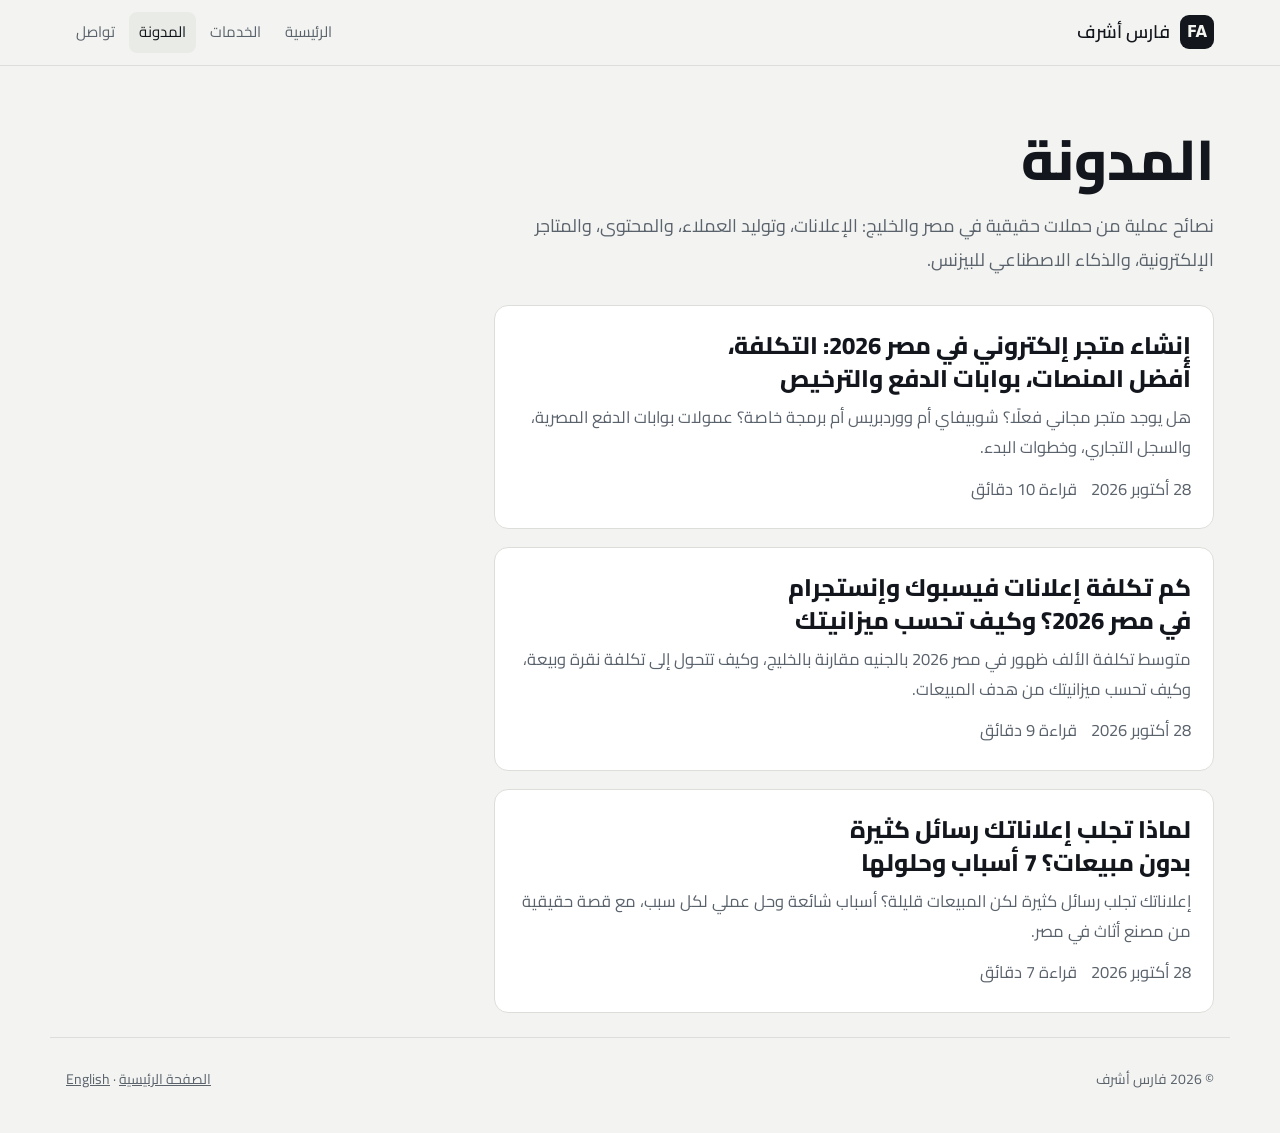
<file: ar/blog/index.html>
<!doctype html>
<html lang="ar" dir="rtl">
<head>
<meta charset="utf-8">
<meta name="viewport" content="width=device-width, initial-scale=1, viewport-fit=cover">
<title>المدونة: نصائح عملية في التسويق الرقمي والإعلانات | فارس أشرف</title>
<meta name="description" content="مقالات عملية بالعربي عن إعلانات فيسبوك وإنستجرام وجوجل وسناب شات، وتوليد العملاء، والمتاجر الإلكترونية، والذكاء الاصطناعي للبيزنس في مصر وليبيا والخليج.">
<meta name="author" content="فارس أشرف">
<link rel="canonical" href="https://fares.digital/ar/blog/">
<link rel="icon" href="../../assets/favicon.svg" type="image/svg+xml">
<meta property="og:type" content="website">
<meta property="og:site_name" content="فارس أشرف">
<meta property="og:locale" content="ar_AR">
<meta property="og:url" content="https://fares.digital/ar/blog/">
<meta property="og:title" content="المدونة: نصائح عملية في التسويق الرقمي والإعلانات">
<meta property="og:description" content="مقالات عملية بالعربي عن إعلانات فيسبوك وإنستجرام وجوجل وسناب شات، وتوليد العملاء، والمتاجر الإلكترونية، والذكاء الاصطناعي للبيزنس في مصر وليبيا والخليج.">
<meta property="og:image" content="https://fares.digital/assets/img/og-image.jpg">
<meta name="twitter:card" content="summary_large_image">
<meta name="theme-color" content="#F3F4F1" media="(prefers-color-scheme: light)">
<meta name="theme-color" content="#0F1215" media="(prefers-color-scheme: dark)">
<link rel="preconnect" href="https://fonts.googleapis.com">
<link rel="preconnect" href="https://fonts.gstatic.com" crossorigin>
<link rel="stylesheet" href="https://fonts.googleapis.com/css2?family=Cairo:wght@500;700;800&display=swap">
<link rel="stylesheet" href="../../assets/blog.css">
<script type="application/ld+json">
{
 "@context": "https://schema.org",
 "@type": "Blog",
 "name": "المدونة: نصائح عملية في التسويق الرقمي والإعلانات",
 "description": "مقالات عملية بالعربي عن إعلانات فيسبوك وإنستجرام وجوجل وسناب شات، وتوليد العملاء، والمتاجر الإلكترونية، والذكاء الاصطناعي للبيزنس في مصر وليبيا والخليج.",
 "url": "https://fares.digital/ar/blog/",
 "inLanguage": "ar",
 "author": {
  "@type": "Person",
  "@id": "https://fares.digital/#person",
  "name": "Fares Ashraf",
  "alternateName": "فارس أشرف"
 },
 "blogPost": [
  {"@type": "BlogPosting", "headline": "إنشاء متجر إلكتروني في مصر 2026: التكلفة، أفضل المنصات، بوابات الدفع والترخيص", "url": "https://fares.digital/ar/blog/create-online-store-egypt/", "datePublished": "2026-10-28"},
  {"@type": "BlogPosting", "headline": "كم تكلفة إعلانات فيسبوك وإنستجرام في مصر 2026؟ وكيف تحسب ميزانيتك", "url": "https://fares.digital/ar/blog/facebook-ads-cost-egypt/", "datePublished": "2026-10-28"},
  {
   "@type": "BlogPosting",
   "headline": "لماذا تجلب إعلاناتك رسائل كثيرة بدون مبيعات؟ 7 أسباب وحلولها",
   "url": "https://fares.digital/ar/blog/messages-without-sales/",
   "datePublished": "2026-10-28"
  }
 ]
}
</script>
</head>
<body>

<header>
  <div class="wrap bar">
    <a class="mark" href="../"><b>FA</b><span>فارس أشرف</span></a>
    <nav aria-label="الأقسام">
      <a class="opt" href="../">الرئيسية</a>
      <a class="opt" href="../#services">الخدمات</a>
      <a href="./" aria-current="page">المدونة</a>
      <a href="../#contact">تواصل</a>
    </nav>
  </div>
</header>

<main class="wrap">
  <div class="blog-head">
    <h1>المدونة</h1>
    <p>نصائح عملية من حملات حقيقية في مصر والخليج: الإعلانات، وتوليد العملاء، والمحتوى، والمتاجر الإلكترونية، والذكاء الاصطناعي للبيزنس.</p>
  </div>
  <div class="posts">
    <!-- Newest post first. Copy this block for each new post. -->
    <a class="post-card" href="create-online-store-egypt/">
      <h2>إنشاء متجر إلكتروني في مصر 2026: التكلفة، أفضل المنصات، بوابات الدفع والترخيص</h2>
      <p>هل يوجد متجر مجاني فعلًا؟ شوبيفاي أم ووردبريس أم برمجة خاصة؟ عمولات بوابات الدفع المصرية، والسجل التجاري، وخطوات البدء.</p>
      <p class="meta"><time datetime="2026-10-28">28 أكتوبر 2026</time><span>قراءة 10 دقائق</span></p>
    </a>
    <a class="post-card" href="facebook-ads-cost-egypt/">
      <h2>كم تكلفة إعلانات فيسبوك وإنستجرام في مصر 2026؟ وكيف تحسب ميزانيتك</h2>
      <p>متوسط تكلفة الألف ظهور في مصر 2026 بالجنيه مقارنة بالخليج، وكيف تتحول إلى تكلفة نقرة وبيعة، وكيف تحسب ميزانيتك من هدف المبيعات.</p>
      <p class="meta"><time datetime="2026-10-28">28 أكتوبر 2026</time><span>قراءة 9 دقائق</span></p>
    </a>
    <a class="post-card" href="messages-without-sales/">
      <h2>لماذا تجلب إعلاناتك رسائل كثيرة بدون مبيعات؟ 7 أسباب وحلولها</h2>
      <p>إعلاناتك تجلب رسائل كثيرة لكن المبيعات قليلة؟ أسباب شائعة وحل عملي لكل سبب، مع قصة حقيقية من مصنع أثاث في مصر.</p>
      <p class="meta"><time datetime="2026-10-28">28 أكتوبر 2026</time><span>قراءة 7 دقائق</span></p>
    </a>
  </div>
</main>

<footer class="wrap">
  <span>© 2026 فارس أشرف</span>
  <span><a href="../">الصفحة الرئيسية</a> · <a href="https://fares.digital/" hreflang="en" lang="en">English</a></span>
</footer>
</body>
</html>
</file>
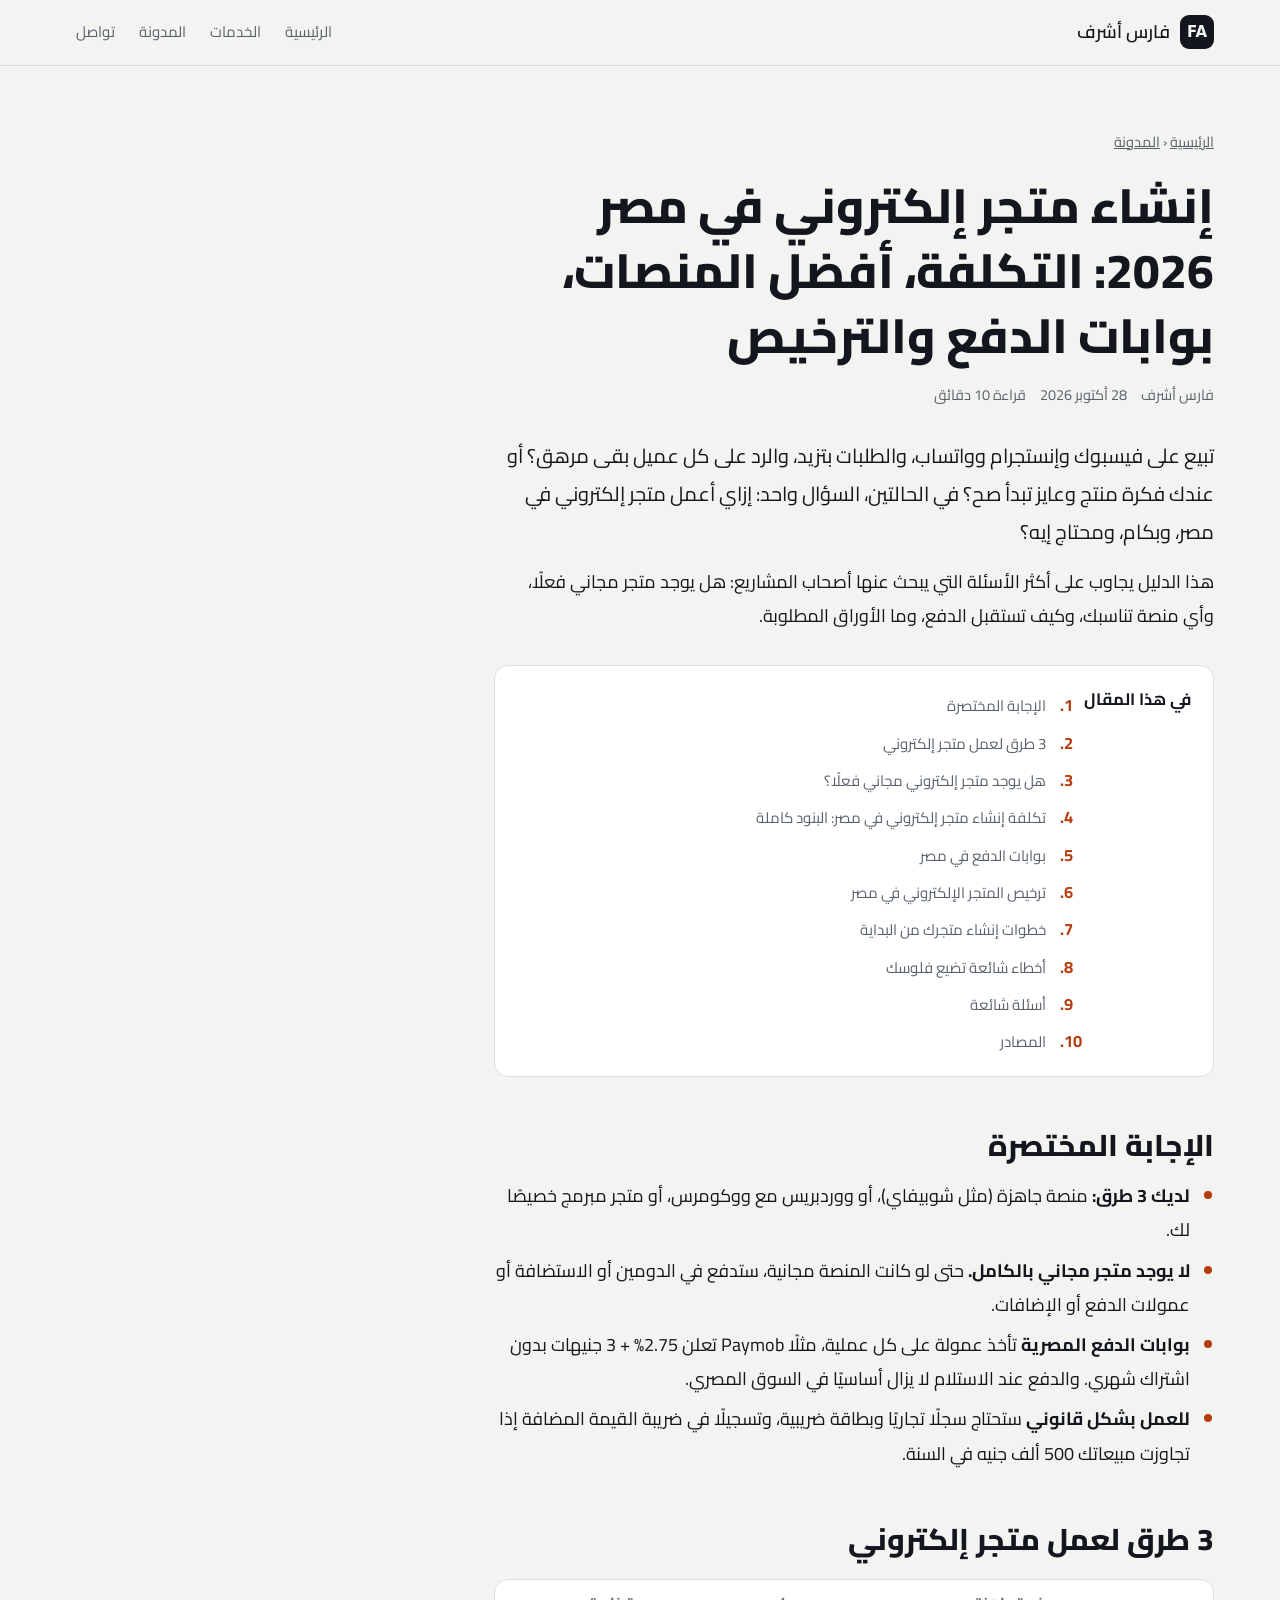
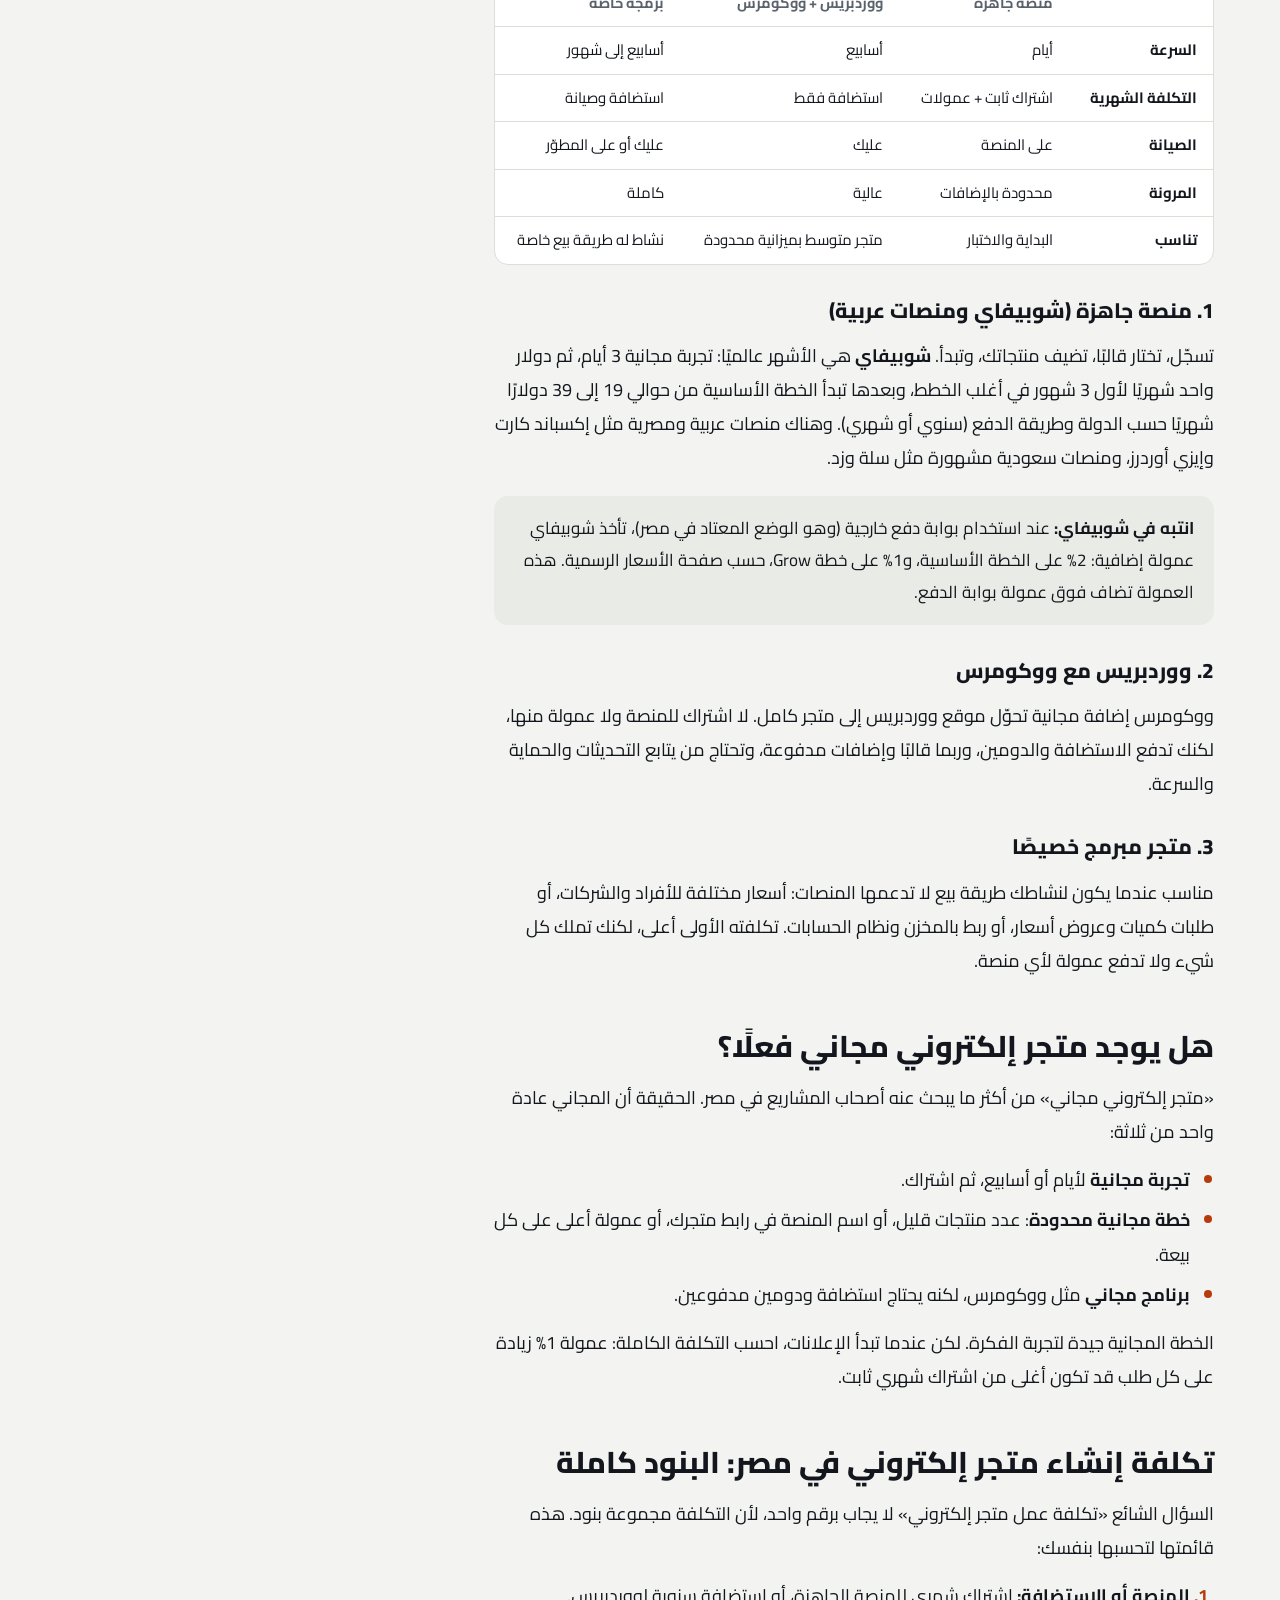
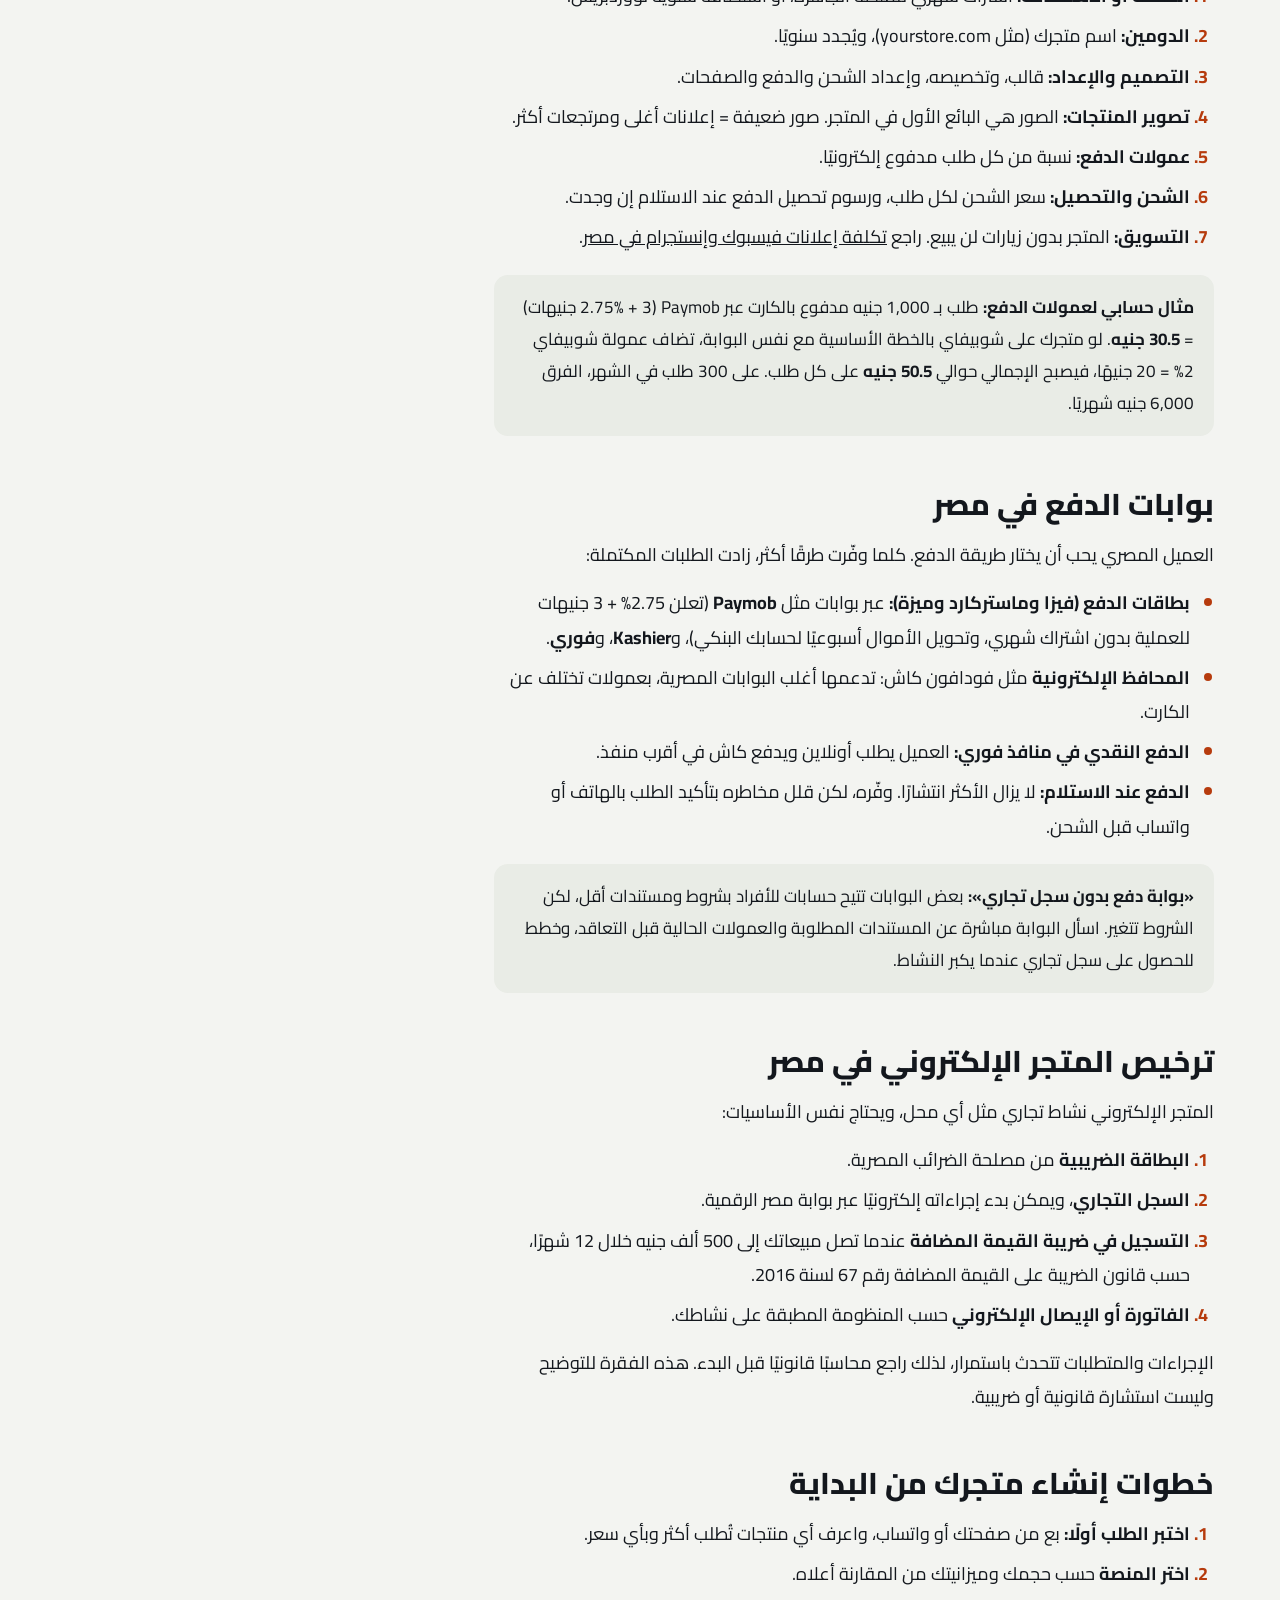
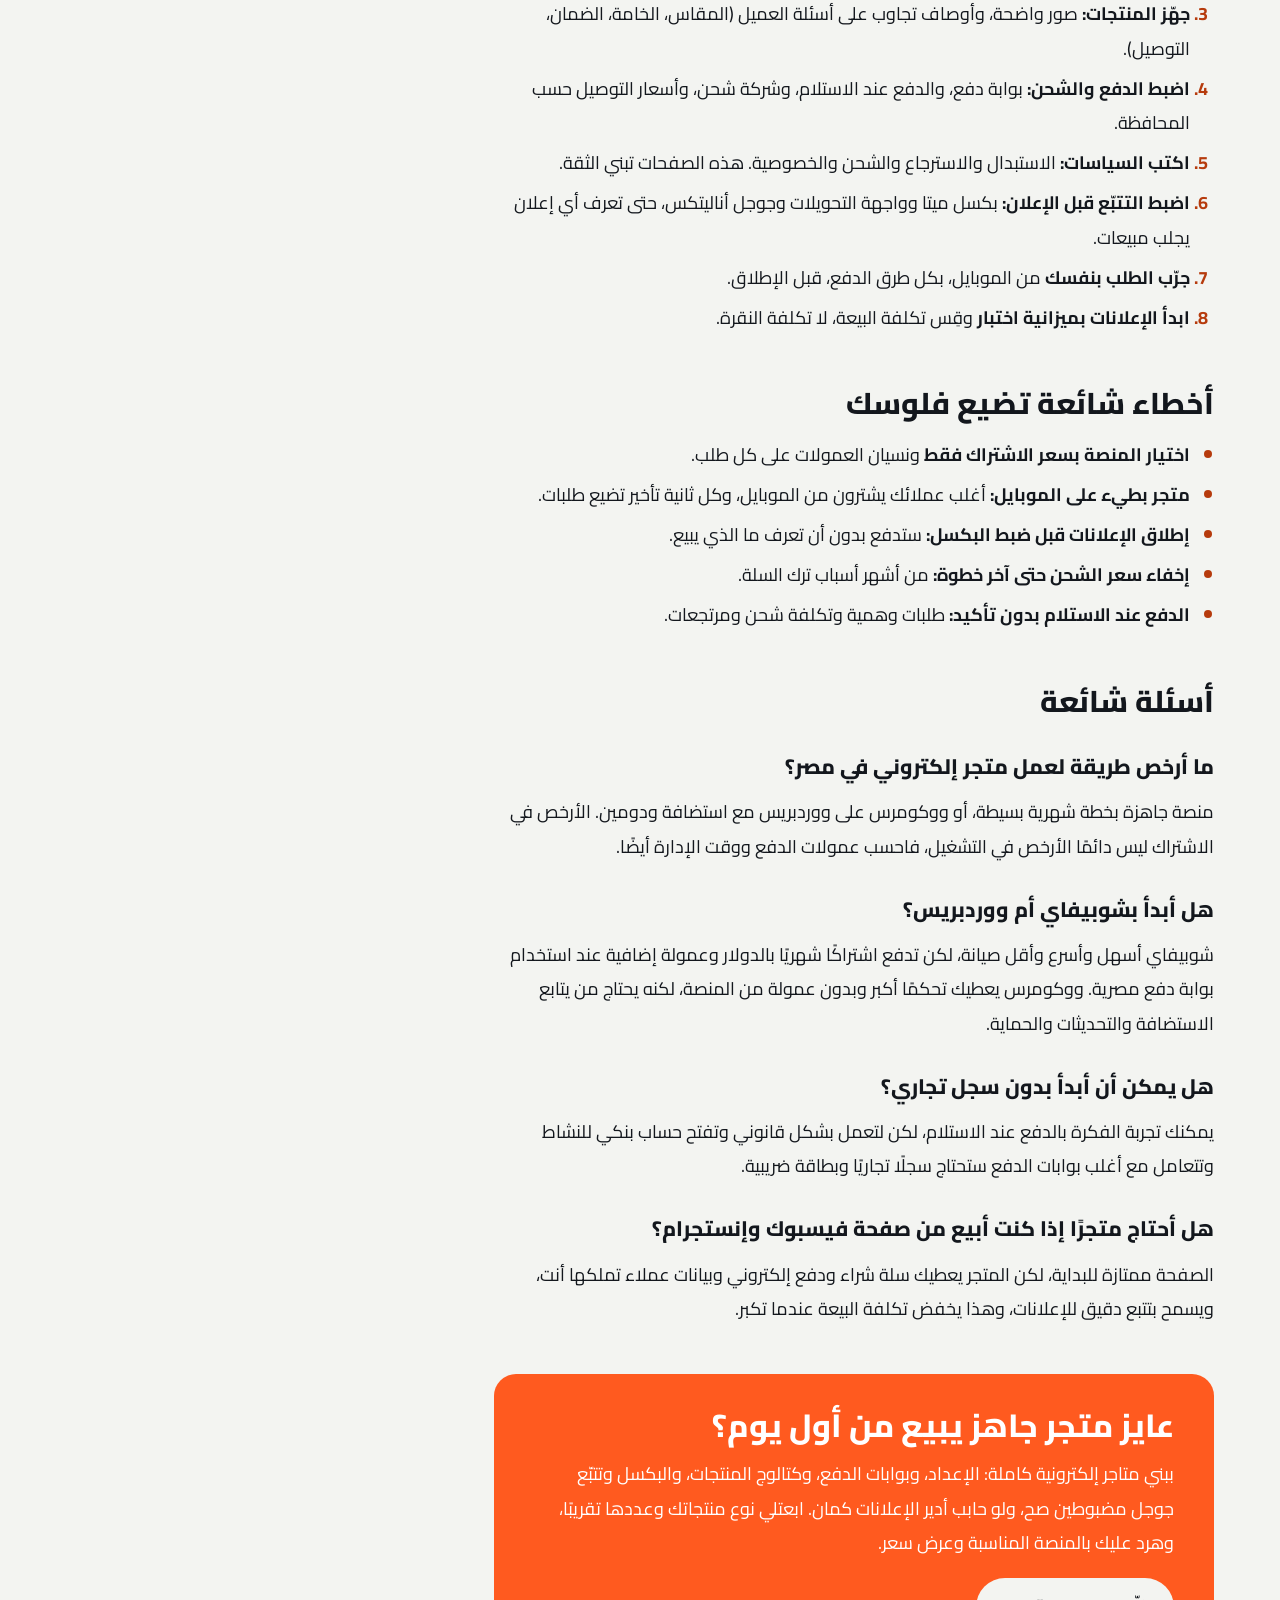
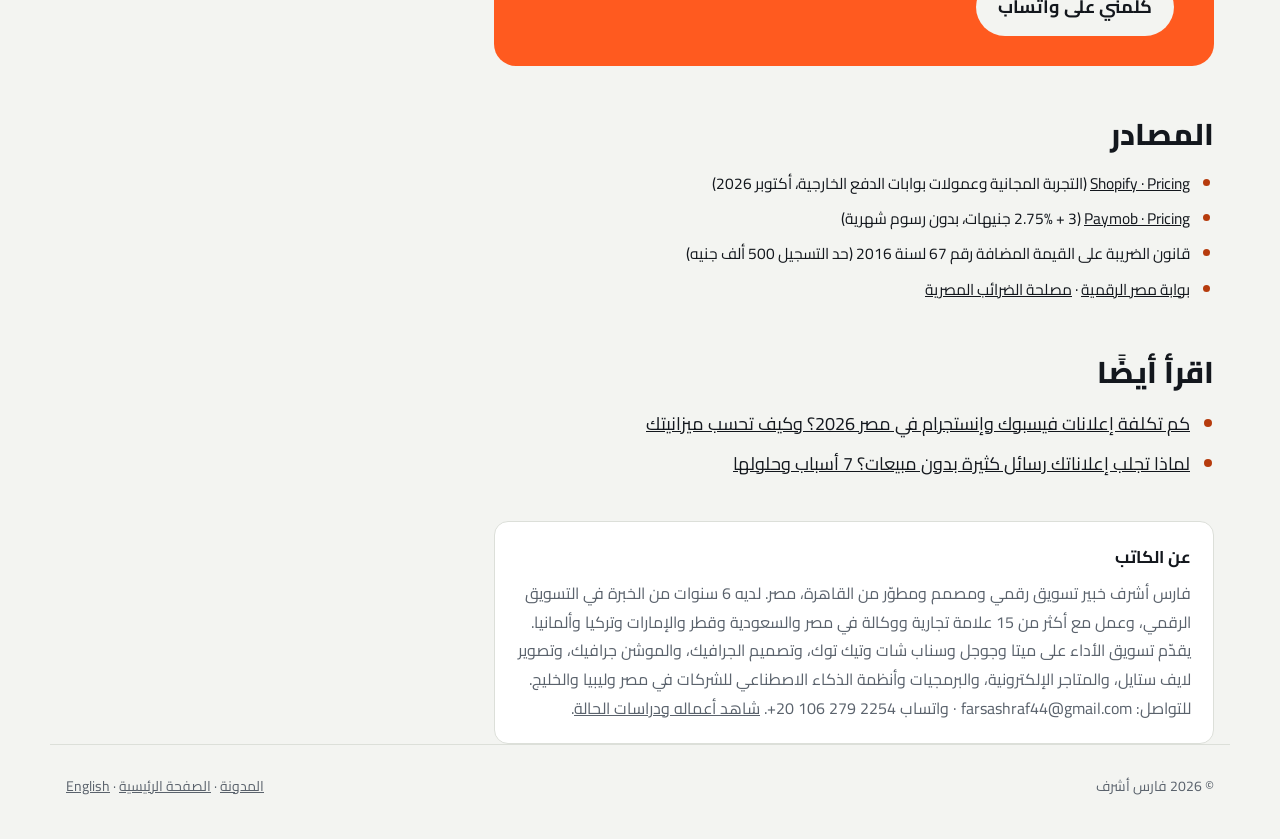
<file: ar/blog/create-online-store-egypt/index.html>
<!doctype html>
<html lang="ar" dir="rtl">
<head>
<meta charset="utf-8">
<meta name="viewport" content="width=device-width, initial-scale=1, viewport-fit=cover">
<title>إنشاء متجر إلكتروني في مصر 2026: التكلفة، أفضل المنصات، بوابات الدفع والترخيص | فارس أشرف</title>
<meta name="description" content="دليل عملي لعمل متجر إلكتروني في مصر: هل يوجد متجر مجاني فعلًا؟ شوبيفاي أم ووردبريس أم برمجة خاصة؟ بوابات الدفع المصرية وعمولاتها، والسجل التجاري والبطاقة الضريبية، وخطوات البدء.">
<meta name="author" content="فارس أشرف">
<meta name="robots" content="index, follow, max-image-preview:large">
<link rel="canonical" href="https://fares.digital/ar/blog/create-online-store-egypt/">
<link rel="icon" href="../../../assets/favicon.svg" type="image/svg+xml">
<meta property="og:type" content="article">
<meta property="og:site_name" content="فارس أشرف">
<meta property="og:locale" content="ar_AR">
<meta property="og:url" content="https://fares.digital/ar/blog/create-online-store-egypt/">
<meta property="og:title" content="إنشاء متجر إلكتروني في مصر 2026: التكلفة، أفضل المنصات، بوابات الدفع والترخيص">
<meta property="og:description" content="دليل عملي لعمل متجر إلكتروني في مصر: هل يوجد متجر مجاني فعلًا؟ شوبيفاي أم ووردبريس أم برمجة خاصة؟ بوابات الدفع المصرية وعمولاتها، والسجل التجاري والبطاقة الضريبية، وخطوات البدء.">
<meta property="og:image" content="https://fares.digital/assets/img/og-image.jpg">
<meta property="og:image:width" content="1200">
<meta property="og:image:height" content="630">
<meta property="article:published_time" content="2026-10-28">
<meta name="twitter:card" content="summary_large_image">
<meta name="theme-color" content="#F3F4F1" media="(prefers-color-scheme: light)">
<meta name="theme-color" content="#0F1215" media="(prefers-color-scheme: dark)">
<link rel="preconnect" href="https://fonts.googleapis.com">
<link rel="preconnect" href="https://fonts.gstatic.com" crossorigin>
<link rel="stylesheet" href="https://fonts.googleapis.com/css2?family=Cairo:wght@500;700;800&display=swap">
<link rel="stylesheet" href="../../../assets/blog.css">
<script type="application/ld+json">
{
 "@context": "https://schema.org",
 "@graph": [
  {
   "@type": "BlogPosting",
   "headline": "إنشاء متجر إلكتروني في مصر 2026: التكلفة، أفضل المنصات، بوابات الدفع والترخيص",
   "description": "دليل عملي لعمل متجر إلكتروني في مصر: هل يوجد متجر مجاني فعلًا؟ شوبيفاي أم ووردبريس أم برمجة خاصة؟ بوابات الدفع المصرية وعمولاتها، والسجل التجاري والبطاقة الضريبية، وخطوات البدء.",
   "inLanguage": "ar",
   "url": "https://fares.digital/ar/blog/create-online-store-egypt/",
   "mainEntityOfPage": "https://fares.digital/ar/blog/create-online-store-egypt/",
   "datePublished": "2026-10-28",
   "dateModified": "2026-10-28",
   "image": "https://fares.digital/assets/img/og-image.jpg",
   "author": {
    "@type": "Person",
    "@id": "https://fares.digital/#person",
    "name": "Fares Ashraf",
    "alternateName": "فارس أشرف",
    "url": "https://fares.digital/ar/"
   },
   "publisher": {
    "@id": "https://fares.digital/#person"
   },
   "keywords": "انشاء متجر الكتروني في مصر, عمل متجر الكتروني, تكلفة عمل متجر الكتروني, متجر الكتروني مجاني, شوبيفاي مصر, ووردبريس ووكومرس, بوابة دفع مصرية, ترخيص متجر الكتروني في مصر",
   "about": [
    "التجارة الإلكترونية في مصر",
    "المتاجر الإلكترونية",
    "بوابات الدفع"
   ]
  },
  {
   "@type": "FAQPage",
   "mainEntity": [
    {
     "@type": "Question",
     "name": "ما أرخص طريقة لعمل متجر إلكتروني في مصر؟",
     "acceptedAnswer": {
      "@type": "Answer",
      "text": "منصة جاهزة بخطة شهرية بسيطة، أو ووكومرس على ووردبريس مع استضافة ودومين. الأرخص في الاشتراك ليس دائمًا الأرخص في التشغيل، فاحسب عمولات الدفع ووقت الإدارة أيضًا."
     }
    },
    {
     "@type": "Question",
     "name": "هل أبدأ بشوبيفاي أم ووردبريس؟",
     "acceptedAnswer": {
      "@type": "Answer",
      "text": "شوبيفاي أسهل وأسرع وأقل صيانة، لكن تدفع اشتراكًا شهريًا بالدولار وعمولة إضافية عند استخدام بوابة دفع مصرية. ووكومرس يعطيك تحكمًا أكبر وبدون عمولة من المنصة، لكنه يحتاج من يتابع الاستضافة والتحديثات والحماية."
     }
    },
    {
     "@type": "Question",
     "name": "هل يمكن أن أبدأ بدون سجل تجاري؟",
     "acceptedAnswer": {
      "@type": "Answer",
      "text": "يمكنك تجربة الفكرة بالدفع عند الاستلام، لكن لتعمل بشكل قانوني وتفتح حساب بنكي للنشاط وتتعامل مع أغلب بوابات الدفع ستحتاج سجلًا تجاريًا وبطاقة ضريبية."
     }
    },
    {
     "@type": "Question",
     "name": "هل أحتاج متجرًا إذا كنت أبيع من صفحة فيسبوك وإنستجرام؟",
     "acceptedAnswer": {
      "@type": "Answer",
      "text": "الصفحة ممتازة للبداية، لكن المتجر يعطيك سلة شراء ودفع إلكتروني وبيانات عملاء تملكها أنت، ويسمح بتتبع دقيق للإعلانات، وهذا يخفض تكلفة البيعة عندما تكبر."
     }
    }
   ]
  },
  {
   "@type": "BreadcrumbList",
   "itemListElement": [
    {
     "@type": "ListItem",
     "position": 1,
     "name": "الرئيسية",
     "item": "https://fares.digital/ar/"
    },
    {
     "@type": "ListItem",
     "position": 2,
     "name": "المدونة",
     "item": "https://fares.digital/ar/blog/"
    },
    {
     "@type": "ListItem",
     "position": 3,
     "name": "إنشاء متجر إلكتروني في مصر 2026: التكلفة، أفضل المنصات، بوابات الدفع والترخيص",
     "item": "https://fares.digital/ar/blog/create-online-store-egypt/"
    }
   ]
  }
 ]
}
</script>
</head>
<body>

<header>
  <div class="wrap bar">
    <a class="mark" href="../../"><b>FA</b><span>فارس أشرف</span></a>
    <nav aria-label="الأقسام">
      <a class="opt" href="../../">الرئيسية</a>
      <a class="opt" href="../../#services">الخدمات</a>
      <a href="../">المدونة</a>
      <a href="../../#contact">تواصل</a>
    </nav>
  </div>
</header>

<main class="wrap">
<article>
  <p class="crumbs"><a href="../../">الرئيسية</a> ‹ <a href="../">المدونة</a></p>
  <h1>إنشاء متجر إلكتروني في مصر 2026: التكلفة، أفضل المنصات، بوابات الدفع والترخيص</h1>
  <p class="meta"><span>فارس أشرف</span><time datetime="2026-10-28">28 أكتوبر 2026</time><span>قراءة 10 دقائق</span></p>

  <p class="intro">تبيع على فيسبوك وإنستجرام وواتساب، والطلبات بتزيد، والرد على كل عميل بقى مرهق؟ أو عندك فكرة منتج وعايز تبدأ صح؟ في الحالتين، السؤال واحد: إزاي أعمل متجر إلكتروني في مصر، وبكام، ومحتاج إيه؟</p>
  <p>هذا الدليل يجاوب على أكثر الأسئلة التي يبحث عنها أصحاب المشاريع: هل يوجد متجر مجاني فعلًا، وأي منصة تناسبك، وكيف تستقبل الدفع، وما الأوراق المطلوبة.</p>

  <nav class="toc" aria-label="محتوى المقال">
    <b>في هذا المقال</b>
    <ol>
      <li><a href="#short">الإجابة المختصرة</a></li>
      <li><a href="#ways">3 طرق لعمل متجر إلكتروني</a></li>
      <li><a href="#free">هل يوجد متجر إلكتروني مجاني فعلًا؟</a></li>
      <li><a href="#cost">تكلفة إنشاء متجر إلكتروني في مصر: البنود كاملة</a></li>
      <li><a href="#payments">بوابات الدفع في مصر</a></li>
      <li><a href="#license">ترخيص المتجر الإلكتروني في مصر</a></li>
      <li><a href="#steps">خطوات إنشاء متجرك من البداية</a></li>
      <li><a href="#mistakes">أخطاء شائعة تضيع فلوسك</a></li>
      <li><a href="#faq">أسئلة شائعة</a></li>
      <li><a href="#sources">المصادر</a></li>
    </ol>
  </nav>

  <h2 id="short">الإجابة المختصرة</h2>
  <ul>
    <li><strong>لديك 3 طرق:</strong> منصة جاهزة (مثل شوبيفاي)، أو ووردبريس مع ووكومرس، أو متجر مبرمج خصيصًا لك.</li>
    <li><strong>لا يوجد متجر مجاني بالكامل.</strong> حتى لو كانت المنصة مجانية، ستدفع في الدومين أو الاستضافة أو عمولات الدفع أو الإضافات.</li>
    <li><strong>بوابات الدفع المصرية</strong> تأخذ عمولة على كل عملية، مثلًا Paymob تعلن 2.75% + 3 جنيهات بدون اشتراك شهري. والدفع عند الاستلام لا يزال أساسيًا في السوق المصري.</li>
    <li><strong>للعمل بشكل قانوني</strong> ستحتاج سجلًا تجاريًا وبطاقة ضريبية، وتسجيلًا في ضريبة القيمة المضافة إذا تجاوزت مبيعاتك 500 ألف جنيه في السنة.</li>
  </ul>

  <h2 id="ways">3 طرق لعمل متجر إلكتروني</h2>
  <div class="tbl text" role="region" aria-label="مقارنة طرق إنشاء المتجر" tabindex="0">
  <table>
    <thead><tr><th></th><th>منصة جاهزة</th><th>ووردبريس + ووكومرس</th><th>برمجة خاصة</th></tr></thead>
    <tbody>
      <tr><th>السرعة</th><td>أيام</td><td>أسابيع</td><td>أسابيع إلى شهور</td></tr>
      <tr><th>التكلفة الشهرية</th><td>اشتراك ثابت + عمولات</td><td>استضافة فقط</td><td>استضافة وصيانة</td></tr>
      <tr><th>الصيانة</th><td>على المنصة</td><td>عليك</td><td>عليك أو على المطوّر</td></tr>
      <tr><th>المرونة</th><td>محدودة بالإضافات</td><td>عالية</td><td>كاملة</td></tr>
      <tr><th>تناسب</th><td>البداية والاختبار</td><td>متجر متوسط بميزانية محدودة</td><td>نشاط له طريقة بيع خاصة</td></tr>
    </tbody>
  </table>
  </div>

  <h3>1. منصة جاهزة (شوبيفاي ومنصات عربية)</h3>
  <p>تسجّل، تختار قالبًا، تضيف منتجاتك، وتبدأ. <strong>شوبيفاي</strong> هي الأشهر عالميًا: تجربة مجانية 3 أيام، ثم دولار واحد شهريًا لأول 3 شهور في أغلب الخطط، وبعدها تبدأ الخطة الأساسية من حوالي 19 إلى 39 دولارًا شهريًا حسب الدولة وطريقة الدفع (سنوي أو شهري). وهناك منصات عربية ومصرية مثل إكسباند كارت وإيزي أوردرز، ومنصات سعودية مشهورة مثل سلة وزد.</p>
  <p class="note"><strong>انتبه في شوبيفاي:</strong> عند استخدام بوابة دفع خارجية (وهو الوضع المعتاد في مصر)، تأخذ شوبيفاي عمولة إضافية: 2% على الخطة الأساسية، و1% على خطة Grow، حسب صفحة الأسعار الرسمية. هذه العمولة تضاف فوق عمولة بوابة الدفع.</p>

  <h3>2. ووردبريس مع ووكومرس</h3>
  <p>ووكومرس إضافة مجانية تحوّل موقع ووردبريس إلى متجر كامل. لا اشتراك للمنصة ولا عمولة منها، لكنك تدفع الاستضافة والدومين، وربما قالبًا وإضافات مدفوعة، وتحتاج من يتابع التحديثات والحماية والسرعة.</p>

  <h3>3. متجر مبرمج خصيصًا</h3>
  <p>مناسب عندما يكون لنشاطك طريقة بيع لا تدعمها المنصات: أسعار مختلفة للأفراد والشركات، أو طلبات كميات وعروض أسعار، أو ربط بالمخزن ونظام الحسابات. تكلفته الأولى أعلى، لكنك تملك كل شيء ولا تدفع عمولة لأي منصة.</p>

  <h2 id="free">هل يوجد متجر إلكتروني مجاني فعلًا؟</h2>
  <p>«متجر إلكتروني مجاني» من أكثر ما يبحث عنه أصحاب المشاريع في مصر. الحقيقة أن المجاني عادة واحد من ثلاثة:</p>
  <ul>
    <li><strong>تجربة مجانية</strong> لأيام أو أسابيع، ثم اشتراك.</li>
    <li><strong>خطة مجانية محدودة</strong>: عدد منتجات قليل، أو اسم المنصة في رابط متجرك، أو عمولة أعلى على كل بيعة.</li>
    <li><strong>برنامج مجاني</strong> مثل ووكومرس، لكنه يحتاج استضافة ودومين مدفوعين.</li>
  </ul>
  <p>الخطة المجانية جيدة لتجربة الفكرة. لكن عندما تبدأ الإعلانات، احسب التكلفة الكاملة: عمولة 1% زيادة على كل طلب قد تكون أغلى من اشتراك شهري ثابت.</p>

  <h2 id="cost">تكلفة إنشاء متجر إلكتروني في مصر: البنود كاملة</h2>
  <p>السؤال الشائع «تكلفة عمل متجر إلكتروني» لا يجاب برقم واحد، لأن التكلفة مجموعة بنود. هذه قائمتها لتحسبها بنفسك:</p>
  <ol>
    <li><strong>المنصة أو الاستضافة:</strong> اشتراك شهري للمنصة الجاهزة، أو استضافة سنوية لووردبريس.</li>
    <li><strong>الدومين:</strong> اسم متجرك (مثل yourstore.com)، ويُجدد سنويًا.</li>
    <li><strong>التصميم والإعداد:</strong> قالب، وتخصيصه، وإعداد الشحن والدفع والصفحات.</li>
    <li><strong>تصوير المنتجات:</strong> الصور هي البائع الأول في المتجر. صور ضعيفة = إعلانات أغلى ومرتجعات أكثر.</li>
    <li><strong>عمولات الدفع:</strong> نسبة من كل طلب مدفوع إلكترونيًا.</li>
    <li><strong>الشحن والتحصيل:</strong> سعر الشحن لكل طلب، ورسوم تحصيل الدفع عند الاستلام إن وجدت.</li>
    <li><strong>التسويق:</strong> المتجر بدون زيارات لن يبيع. راجع <a href="../facebook-ads-cost-egypt/">تكلفة إعلانات فيسبوك وإنستجرام في مصر</a>.</li>
  </ol>
  <p class="note"><strong>مثال حسابي لعمولات الدفع:</strong> طلب بـ 1,000 جنيه مدفوع بالكارت عبر Paymob (2.75% + 3 جنيهات) = <strong>30.5 جنيه</strong>. لو متجرك على شوبيفاي بالخطة الأساسية مع نفس البوابة، تضاف عمولة شوبيفاي 2% = 20 جنيهًا، فيصبح الإجمالي حوالي <strong>50.5 جنيه</strong> على كل طلب. على 300 طلب في الشهر، الفرق 6,000 جنيه شهريًا.</p>

  <h2 id="payments">بوابات الدفع في مصر</h2>
  <p>العميل المصري يحب أن يختار طريقة الدفع. كلما وفّرت طرقًا أكثر، زادت الطلبات المكتملة:</p>
  <ul>
    <li><strong>بطاقات الدفع (فيزا وماستركارد وميزة):</strong> عبر بوابات مثل <strong>Paymob</strong> (تعلن 2.75% + 3 جنيهات للعملية بدون اشتراك شهري، وتحويل الأموال أسبوعيًا لحسابك البنكي)، و<strong>Kashier</strong>، و<strong>فوري</strong>.</li>
    <li><strong>المحافظ الإلكترونية</strong> مثل فودافون كاش: تدعمها أغلب البوابات المصرية، بعمولات تختلف عن الكارت.</li>
    <li><strong>الدفع النقدي في منافذ فوري:</strong> العميل يطلب أونلاين ويدفع كاش في أقرب منفذ.</li>
    <li><strong>الدفع عند الاستلام:</strong> لا يزال الأكثر انتشارًا. وفّره، لكن قلل مخاطره بتأكيد الطلب بالهاتف أو واتساب قبل الشحن.</li>
  </ul>
  <p class="note"><strong>«بوابة دفع بدون سجل تجاري»:</strong> بعض البوابات تتيح حسابات للأفراد بشروط ومستندات أقل، لكن الشروط تتغير. اسأل البوابة مباشرة عن المستندات المطلوبة والعمولات الحالية قبل التعاقد، وخطط للحصول على سجل تجاري عندما يكبر النشاط.</p>

  <h2 id="license">ترخيص المتجر الإلكتروني في مصر</h2>
  <p>المتجر الإلكتروني نشاط تجاري مثل أي محل، ويحتاج نفس الأساسيات:</p>
  <ol>
    <li><strong>البطاقة الضريبية</strong> من مصلحة الضرائب المصرية.</li>
    <li><strong>السجل التجاري</strong>، ويمكن بدء إجراءاته إلكترونيًا عبر بوابة مصر الرقمية.</li>
    <li><strong>التسجيل في ضريبة القيمة المضافة</strong> عندما تصل مبيعاتك إلى 500 ألف جنيه خلال 12 شهرًا، حسب قانون الضريبة على القيمة المضافة رقم 67 لسنة 2016.</li>
    <li><strong>الفاتورة أو الإيصال الإلكتروني</strong> حسب المنظومة المطبقة على نشاطك.</li>
  </ol>
  <p>الإجراءات والمتطلبات تتحدث باستمرار، لذلك راجع محاسبًا قانونيًا قبل البدء. هذه الفقرة للتوضيح وليست استشارة قانونية أو ضريبية.</p>

  <h2 id="steps">خطوات إنشاء متجرك من البداية</h2>
  <ol>
    <li><strong>اختبر الطلب أولًا:</strong> بع من صفحتك أو واتساب، واعرف أي منتجات تُطلب أكثر وبأي سعر.</li>
    <li><strong>اختر المنصة</strong> حسب حجمك وميزانيتك من المقارنة أعلاه.</li>
    <li><strong>جهّز المنتجات:</strong> صور واضحة، وأوصاف تجاوب على أسئلة العميل (المقاس، الخامة، الضمان، التوصيل).</li>
    <li><strong>اضبط الدفع والشحن:</strong> بوابة دفع، والدفع عند الاستلام، وشركة شحن، وأسعار التوصيل حسب المحافظة.</li>
    <li><strong>اكتب السياسات:</strong> الاستبدال والاسترجاع والشحن والخصوصية. هذه الصفحات تبني الثقة.</li>
    <li><strong>اضبط التتبّع قبل الإعلان:</strong> بكسل ميتا وواجهة التحويلات وجوجل أناليتكس، حتى تعرف أي إعلان يجلب مبيعات.</li>
    <li><strong>جرّب الطلب بنفسك</strong> من الموبايل، بكل طرق الدفع، قبل الإطلاق.</li>
    <li><strong>ابدأ الإعلانات بميزانية اختبار</strong> وقِس تكلفة البيعة، لا تكلفة النقرة.</li>
  </ol>

  <h2 id="mistakes">أخطاء شائعة تضيع فلوسك</h2>
  <ul>
    <li><strong>اختيار المنصة بسعر الاشتراك فقط</strong> ونسيان العمولات على كل طلب.</li>
    <li><strong>متجر بطيء على الموبايل:</strong> أغلب عملائك يشترون من الموبايل، وكل ثانية تأخير تضيع طلبات.</li>
    <li><strong>إطلاق الإعلانات قبل ضبط البكسل:</strong> ستدفع بدون أن تعرف ما الذي يبيع.</li>
    <li><strong>إخفاء سعر الشحن حتى آخر خطوة:</strong> من أشهر أسباب ترك السلة.</li>
    <li><strong>الدفع عند الاستلام بدون تأكيد:</strong> طلبات وهمية وتكلفة شحن ومرتجعات.</li>
  </ul>

  <h2 id="faq">أسئلة شائعة</h2>
  <h3>ما أرخص طريقة لعمل متجر إلكتروني في مصر؟</h3>
  <p>منصة جاهزة بخطة شهرية بسيطة، أو ووكومرس على ووردبريس مع استضافة ودومين. الأرخص في الاشتراك ليس دائمًا الأرخص في التشغيل، فاحسب عمولات الدفع ووقت الإدارة أيضًا.</p>
  <h3>هل أبدأ بشوبيفاي أم ووردبريس؟</h3>
  <p>شوبيفاي أسهل وأسرع وأقل صيانة، لكن تدفع اشتراكًا شهريًا بالدولار وعمولة إضافية عند استخدام بوابة دفع مصرية. ووكومرس يعطيك تحكمًا أكبر وبدون عمولة من المنصة، لكنه يحتاج من يتابع الاستضافة والتحديثات والحماية.</p>
  <h3>هل يمكن أن أبدأ بدون سجل تجاري؟</h3>
  <p>يمكنك تجربة الفكرة بالدفع عند الاستلام، لكن لتعمل بشكل قانوني وتفتح حساب بنكي للنشاط وتتعامل مع أغلب بوابات الدفع ستحتاج سجلًا تجاريًا وبطاقة ضريبية.</p>
  <h3>هل أحتاج متجرًا إذا كنت أبيع من صفحة فيسبوك وإنستجرام؟</h3>
  <p>الصفحة ممتازة للبداية، لكن المتجر يعطيك سلة شراء ودفع إلكتروني وبيانات عملاء تملكها أنت، ويسمح بتتبع دقيق للإعلانات، وهذا يخفض تكلفة البيعة عندما تكبر.</p>

  <section class="cta" aria-label="تواصل">
    <h2>عايز متجر جاهز يبيع من أول يوم؟</h2>
    <p>ببني متاجر إلكترونية كاملة: الإعداد، وبوابات الدفع، وكتالوج المنتجات، والبكسل وتتبّع جوجل مضبوطين صح، ولو حابب أدير الإعلانات كمان. ابعتلي نوع منتجاتك وعددها تقريبًا، وهرد عليك بالمنصة المناسبة وعرض سعر.</p>
    <a href="https://wa.me/201062792254?text=%D8%A3%D9%87%D9%84%D9%8B%D8%A7%20%D9%81%D8%A7%D8%B1%D8%B3%D8%8C%20%D9%82%D8%B1%D8%A3%D8%AA%20%D9%85%D9%82%D8%A7%D9%84%D9%83%20%D8%B9%D9%86%20%D8%A5%D9%86%D8%B4%D8%A7%D8%A1%20%D9%85%D8%AA%D8%AC%D8%B1%20%D8%A5%D9%84%D9%83%D8%AA%D8%B1%D9%88%D9%86%D9%8A%20%D9%81%D9%8A%20%D9%85%D8%B5%D8%B1%20%D9%88%D8%B9%D8%A7%D9%8A%D8%B2%20%D8%B9%D8%B1%D8%B6%20%D8%B3%D8%B9%D8%B1%20%D9%84%D9%85%D8%AA%D8%AC%D8%B1%D9%8A." target="_blank" rel="noopener">كلّمني على واتساب</a>
  </section>

  <h2 id="sources">المصادر</h2>
  <ul class="sources">
    <li><a href="https://www.shopify.com/pricing" rel="nofollow noopener" target="_blank">Shopify · Pricing</a> (التجربة المجانية وعمولات بوابات الدفع الخارجية، أكتوبر 2026)</li>
    <li><a href="https://paymob.com/en/pricing" rel="nofollow noopener" target="_blank">Paymob · Pricing</a> (2.75% + 3 جنيهات، بدون رسوم شهرية)</li>
    <li>قانون الضريبة على القيمة المضافة رقم 67 لسنة 2016 (حد التسجيل 500 ألف جنيه)</li>
    <li><a href="https://digital.gov.eg/" rel="nofollow noopener" target="_blank">بوابة مصر الرقمية</a> · <a href="https://www.eta.gov.eg/" rel="nofollow noopener" target="_blank">مصلحة الضرائب المصرية</a></li>
  </ul>

  <h2>اقرأ أيضًا</h2>
  <ul>
    <li><a href="../facebook-ads-cost-egypt/">كم تكلفة إعلانات فيسبوك وإنستجرام في مصر 2026؟ وكيف تحسب ميزانيتك</a></li>
    <li><a href="../messages-without-sales/">لماذا تجلب إعلاناتك رسائل كثيرة بدون مبيعات؟ 7 أسباب وحلولها</a></li>
  </ul>
  <aside class="author" aria-label="عن الكاتب">
    <b>عن الكاتب</b>
    <p>فارس أشرف خبير تسويق رقمي ومصمم ومطوّر من القاهرة، مصر. لديه 6 سنوات من الخبرة في التسويق الرقمي، وعمل مع أكثر من 15 علامة تجارية ووكالة في مصر والسعودية وقطر والإمارات وتركيا وألمانيا. يقدّم تسويق الأداء على ميتا وجوجل وسناب شات وتيك توك، وتصميم الجرافيك، والموشن جرافيك، وتصوير لايف ستايل، والمتاجر الإلكترونية، والبرمجيات وأنظمة الذكاء الاصطناعي للشركات في مصر وليبيا والخليج. للتواصل: farsashraf44@gmail.com · واتساب <bdi dir="ltr" class="nowrap">+20 106 279 2254</bdi>. <a href="../../">شاهد أعماله ودراسات الحالة</a>.</p>
  </aside>
</article>
</main>

<footer class="wrap">
  <span>© 2026 فارس أشرف</span>
  <span><a href="../">المدونة</a> · <a href="../../">الصفحة الرئيسية</a> · <a href="https://fares.digital/" hreflang="en" lang="en">English</a></span>
</footer>
</body>
</html>
</file>
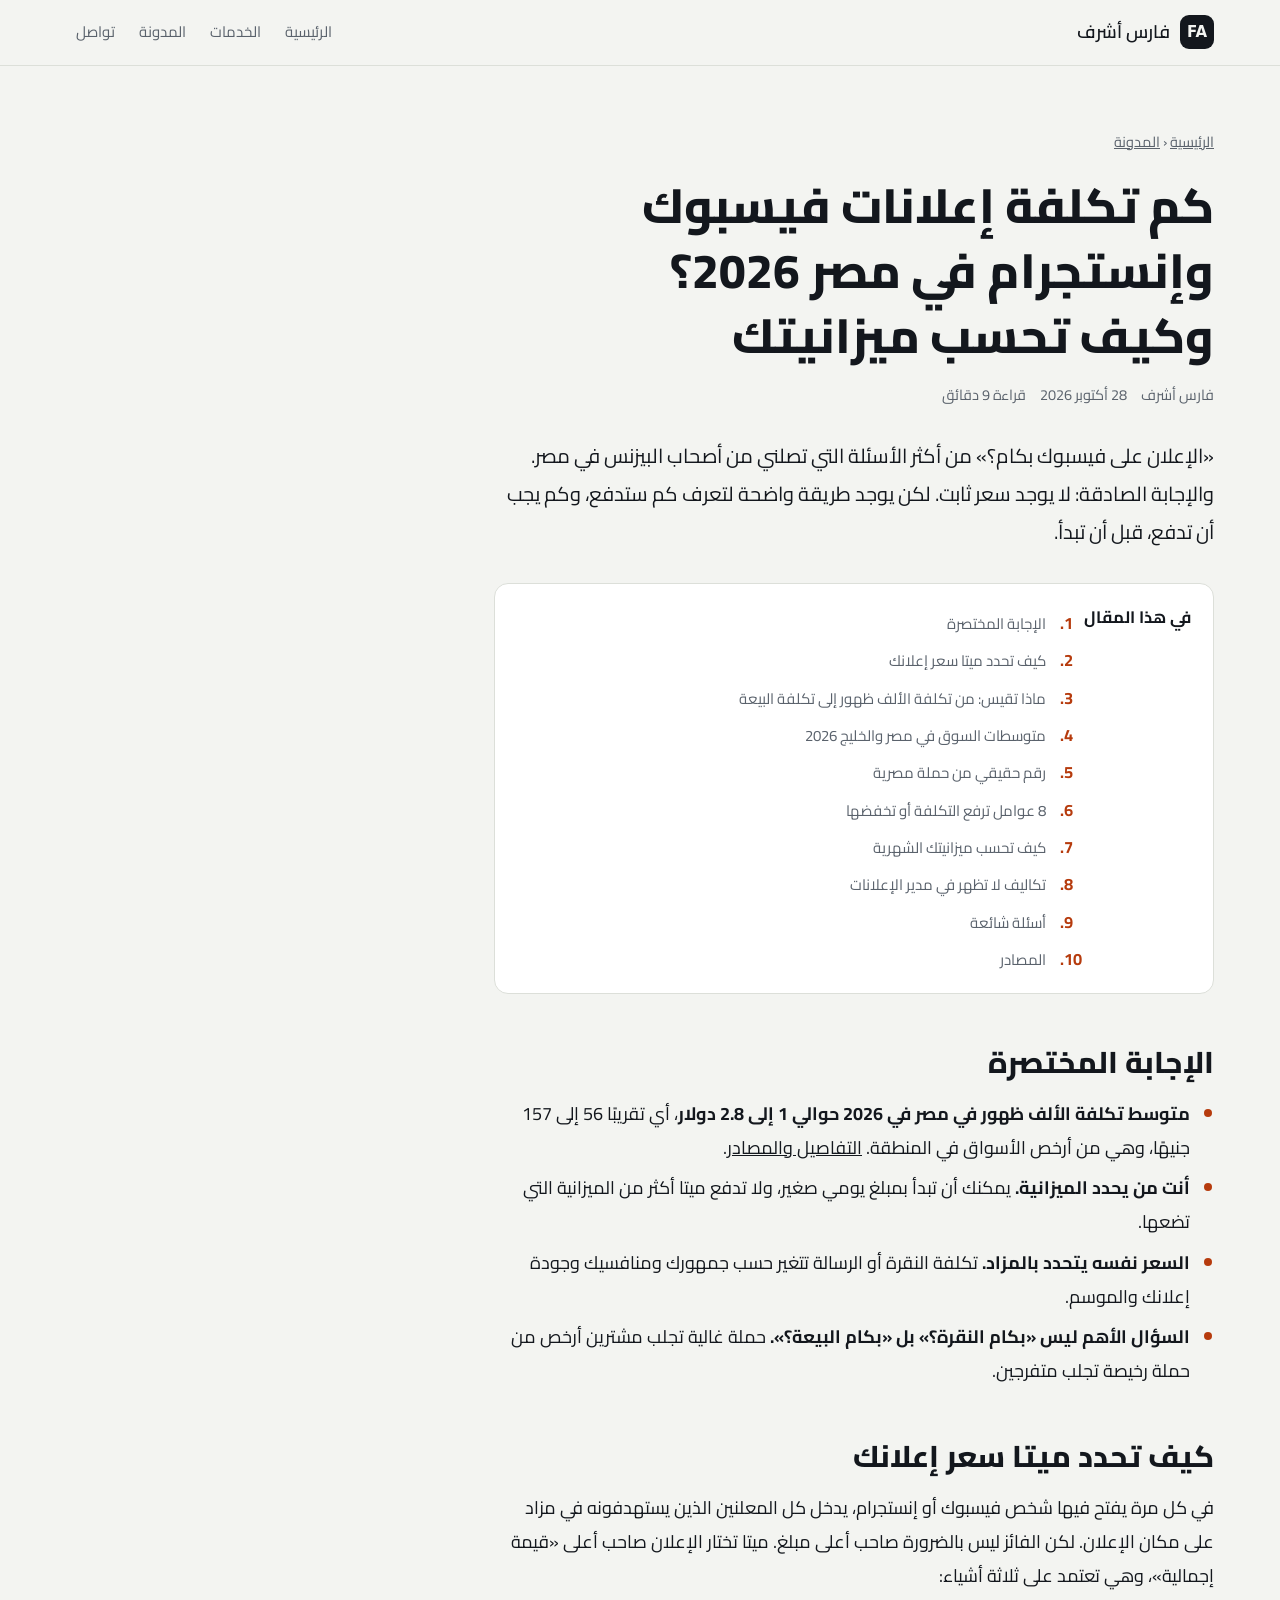
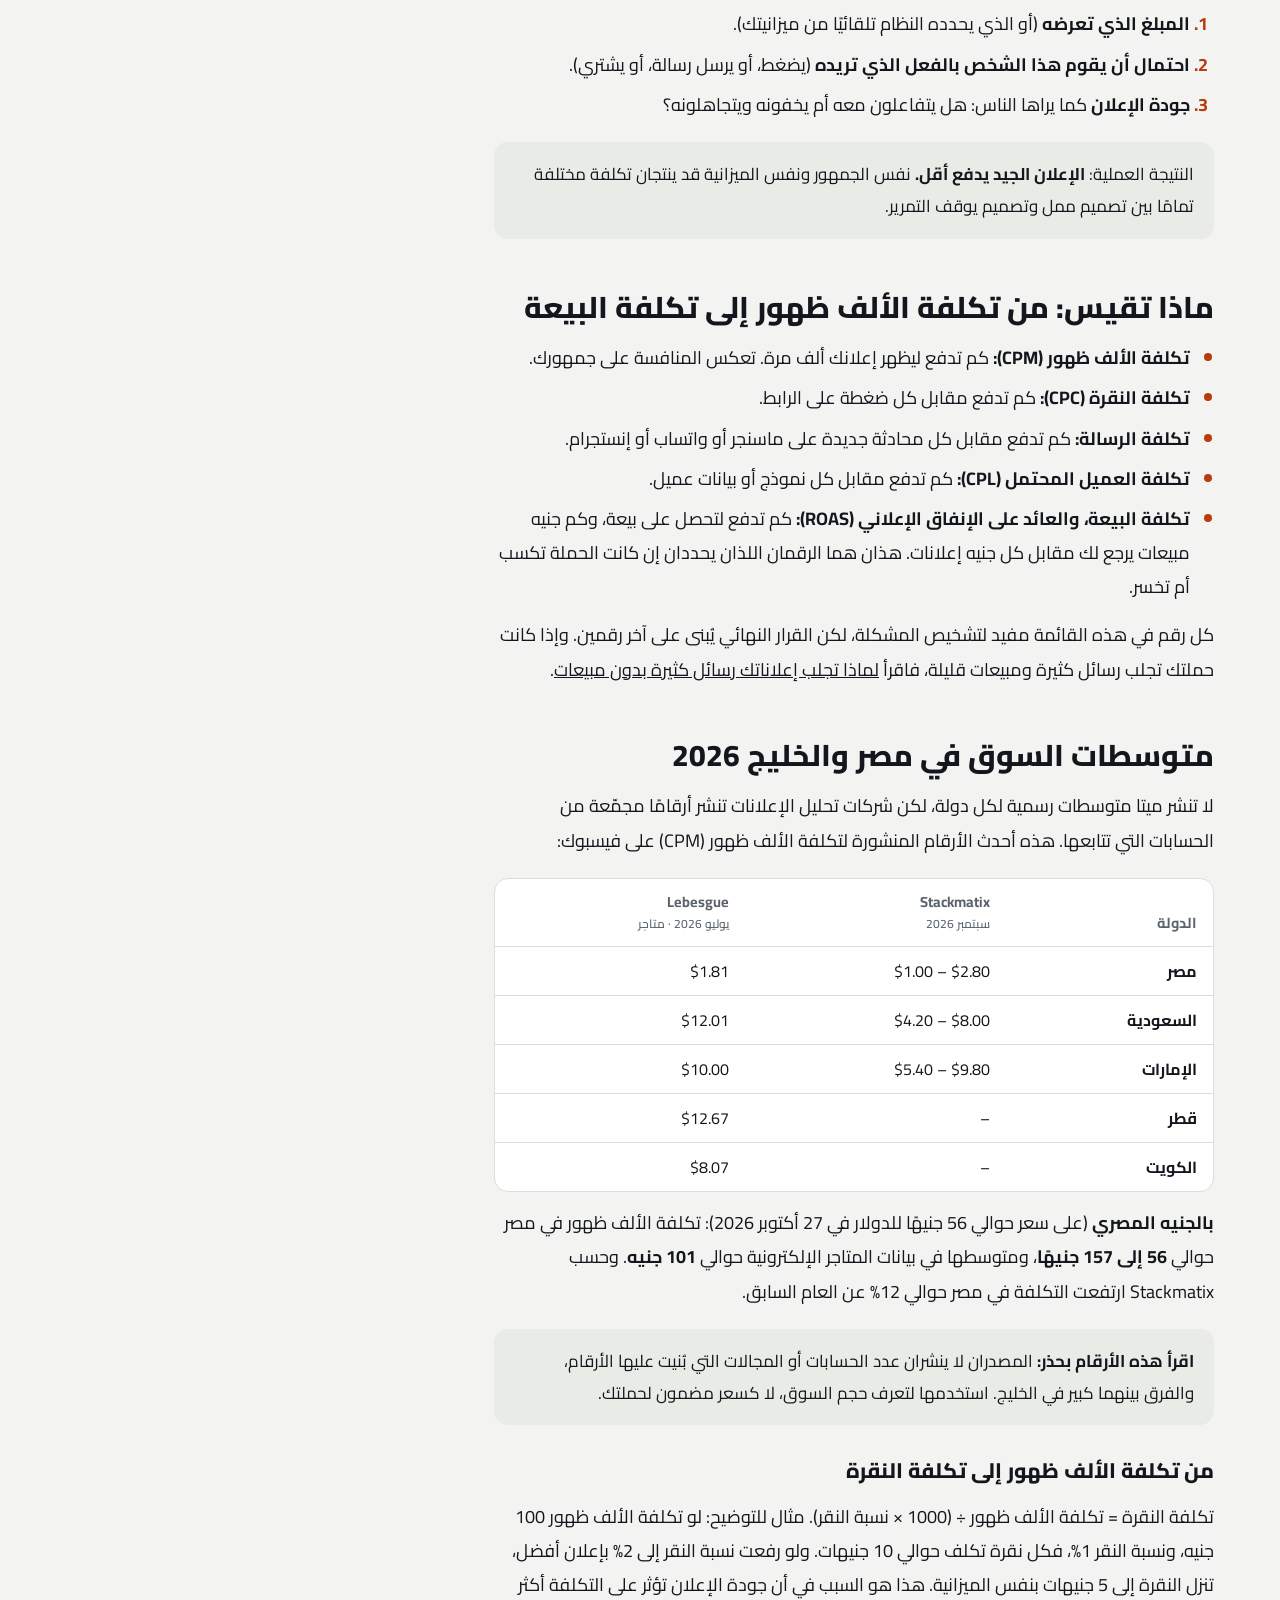
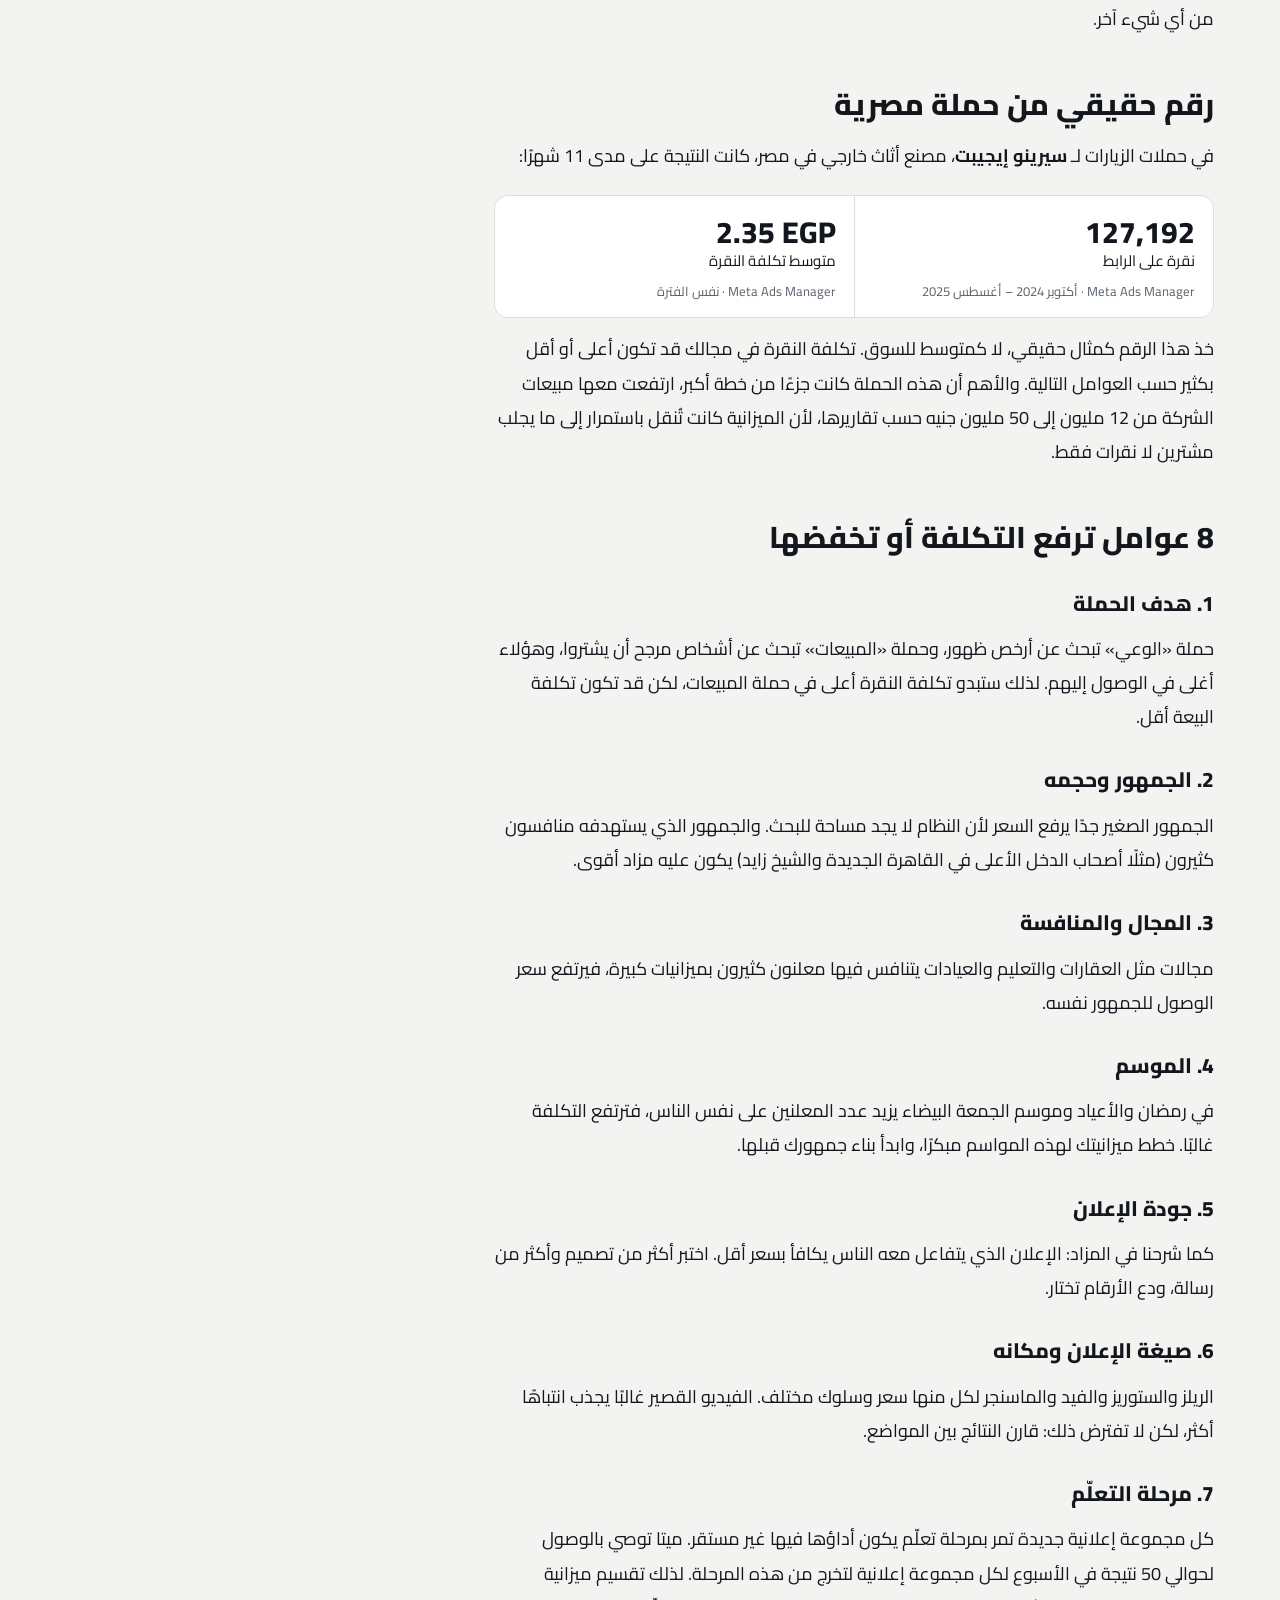
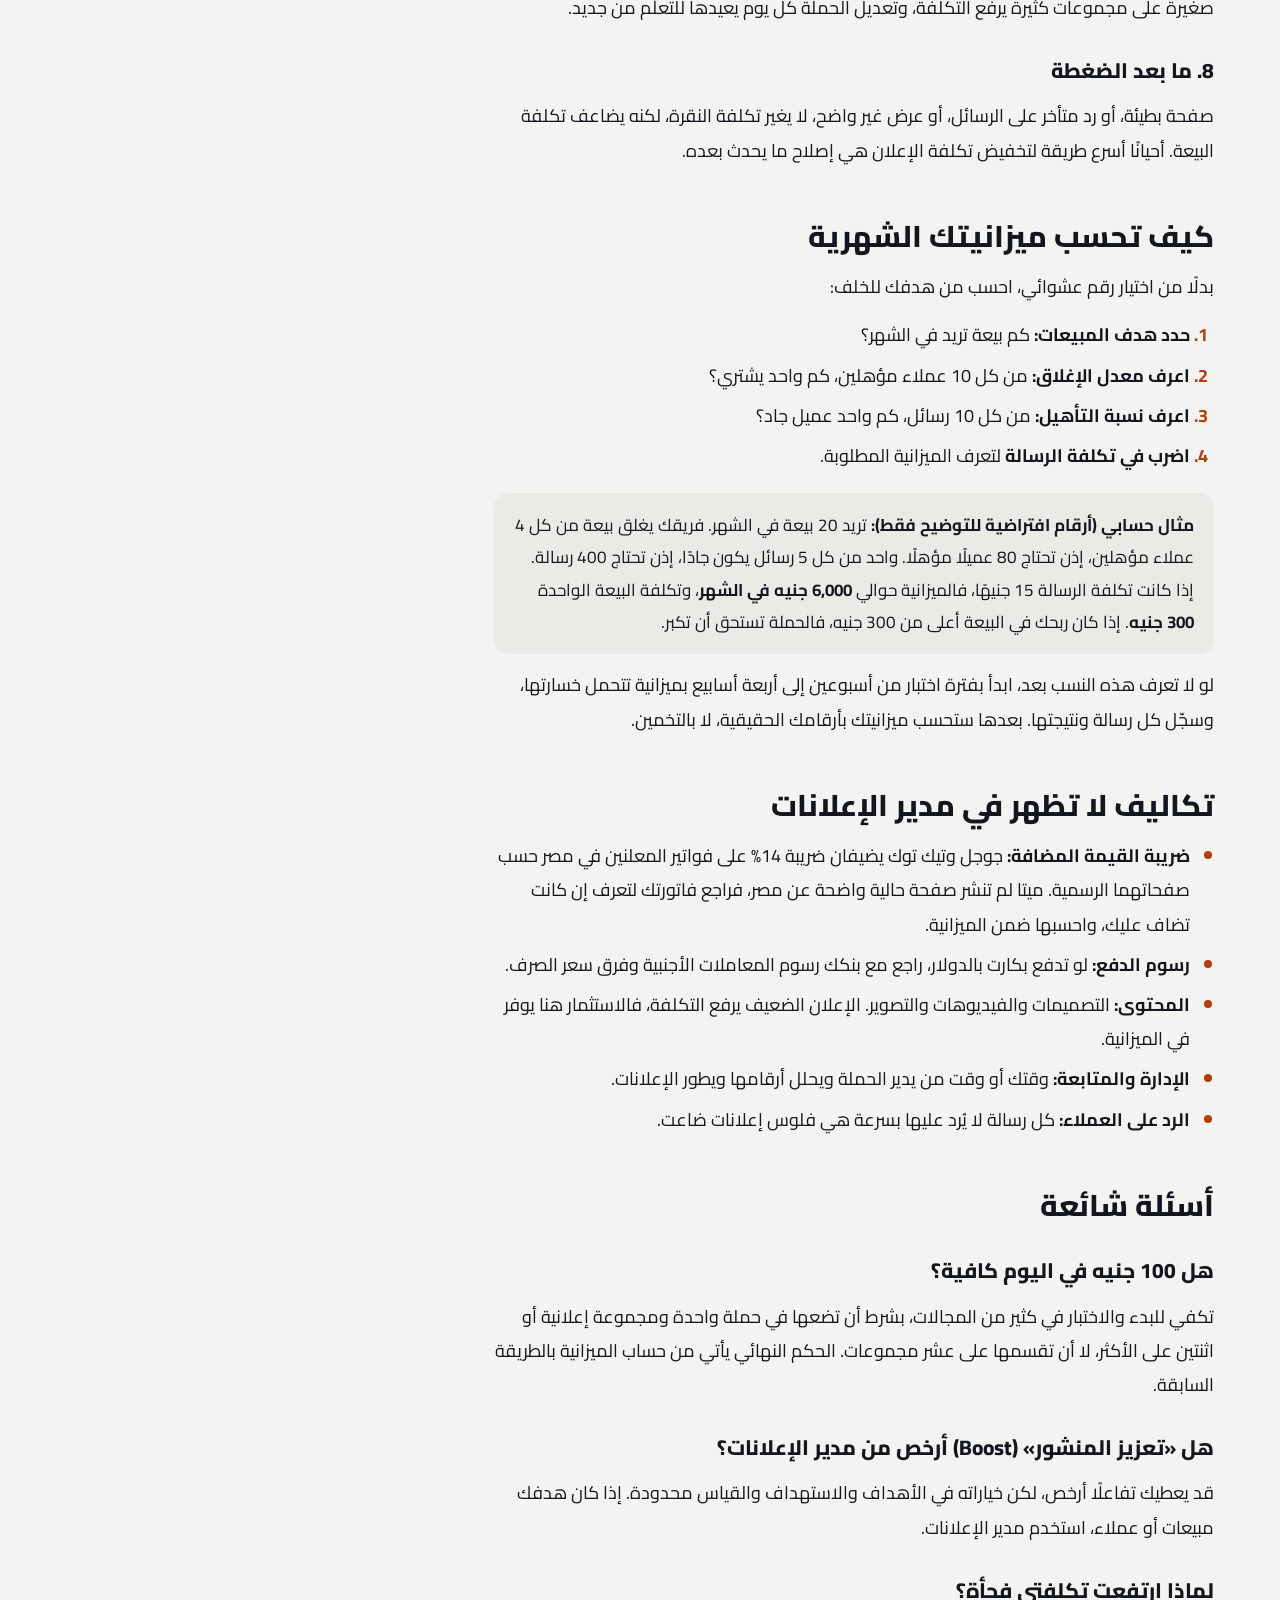
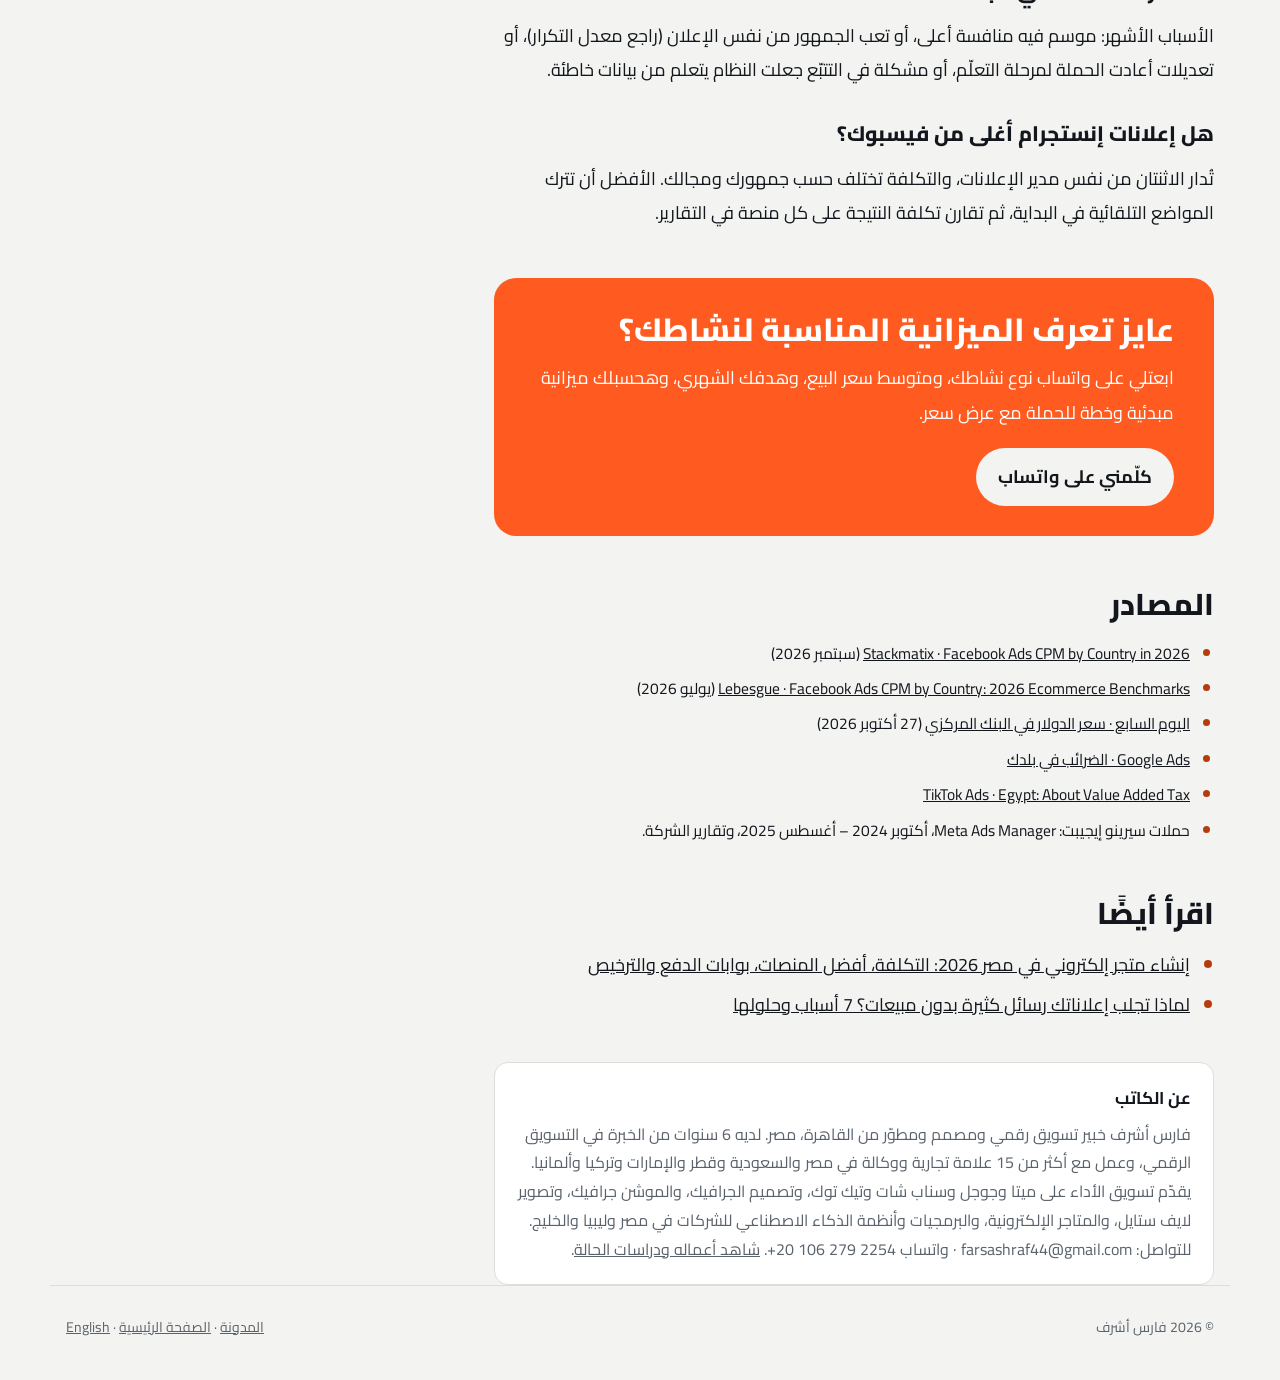
<file: ar/blog/facebook-ads-cost-egypt/index.html>
<!doctype html>
<html lang="ar" dir="rtl">
<head>
<meta charset="utf-8">
<meta name="viewport" content="width=device-width, initial-scale=1, viewport-fit=cover">
<title>كم تكلفة إعلانات فيسبوك وإنستجرام في مصر 2026؟ وكيف تحسب ميزانيتك | فارس أشرف</title>
<meta name="description" content="كم تدفع على إعلانات فيسبوك وإنستجرام في مصر؟ كيف تُحسب التكلفة، وما الذي يرفعها أو يخفضها، وطريقة عملية لحساب ميزانيتك الشهرية من هدف المبيعات، مع رقم حقيقي من حملة مصرية.">
<meta name="author" content="فارس أشرف">
<meta name="robots" content="index, follow, max-image-preview:large">
<link rel="canonical" href="https://fares.digital/ar/blog/facebook-ads-cost-egypt/">
<link rel="icon" href="../../../assets/favicon.svg" type="image/svg+xml">
<meta property="og:type" content="article">
<meta property="og:site_name" content="فارس أشرف">
<meta property="og:locale" content="ar_AR">
<meta property="og:url" content="https://fares.digital/ar/blog/facebook-ads-cost-egypt/">
<meta property="og:title" content="كم تكلفة إعلانات فيسبوك وإنستجرام في مصر 2026؟ وكيف تحسب ميزانيتك">
<meta property="og:description" content="كم تدفع على إعلانات فيسبوك وإنستجرام في مصر؟ كيف تُحسب التكلفة، وما الذي يرفعها أو يخفضها، وطريقة عملية لحساب ميزانيتك الشهرية من هدف المبيعات، مع رقم حقيقي من حملة مصرية.">
<meta property="og:image" content="https://fares.digital/assets/img/og-image.jpg">
<meta property="og:image:width" content="1200">
<meta property="og:image:height" content="630">
<meta property="article:published_time" content="2026-10-28">
<meta name="twitter:card" content="summary_large_image">
<meta name="theme-color" content="#F3F4F1" media="(prefers-color-scheme: light)">
<meta name="theme-color" content="#0F1215" media="(prefers-color-scheme: dark)">
<link rel="preconnect" href="https://fonts.googleapis.com">
<link rel="preconnect" href="https://fonts.gstatic.com" crossorigin>
<link rel="stylesheet" href="https://fonts.googleapis.com/css2?family=Cairo:wght@500;700;800&display=swap">
<link rel="stylesheet" href="../../../assets/blog.css">
<script type="application/ld+json">
{
 "@context": "https://schema.org",
 "@graph": [
  {
   "@type": "BlogPosting",
   "headline": "كم تكلفة إعلانات فيسبوك وإنستجرام في مصر 2026؟ وكيف تحسب ميزانيتك",
   "description": "كم تدفع على إعلانات فيسبوك وإنستجرام في مصر؟ كيف تُحسب التكلفة، وما الذي يرفعها أو يخفضها، وطريقة عملية لحساب ميزانيتك الشهرية من هدف المبيعات، مع رقم حقيقي من حملة مصرية.",
   "inLanguage": "ar",
   "url": "https://fares.digital/ar/blog/facebook-ads-cost-egypt/",
   "mainEntityOfPage": "https://fares.digital/ar/blog/facebook-ads-cost-egypt/",
   "datePublished": "2026-10-28",
   "dateModified": "2026-10-28",
   "image": "https://fares.digital/assets/img/og-image.jpg",
   "author": {
    "@type": "Person",
    "@id": "https://fares.digital/#person",
    "name": "Fares Ashraf",
    "alternateName": "فارس أشرف",
    "url": "https://fares.digital/ar/"
   },
   "publisher": {
    "@id": "https://fares.digital/#person"
   },
   "about": [
    "تكلفة إعلانات فيسبوك",
    "إعلانات إنستجرام",
    "ميزانية الإعلانات",
    "التسويق الرقمي في مصر"
   ]
  },
  {
   "@type": "BreadcrumbList",
   "itemListElement": [
    {
     "@type": "ListItem",
     "position": 1,
     "name": "الرئيسية",
     "item": "https://fares.digital/ar/"
    },
    {
     "@type": "ListItem",
     "position": 2,
     "name": "المدونة",
     "item": "https://fares.digital/ar/blog/"
    },
    {
     "@type": "ListItem",
     "position": 3,
     "name": "كم تكلفة إعلانات فيسبوك وإنستجرام في مصر 2026؟ وكيف تحسب ميزانيتك",
     "item": "https://fares.digital/ar/blog/facebook-ads-cost-egypt/"
    }
   ]
  }
 ]
}
</script>
</head>
<body>

<header>
  <div class="wrap bar">
    <a class="mark" href="../../"><b>FA</b><span>فارس أشرف</span></a>
    <nav aria-label="الأقسام">
      <a class="opt" href="../../">الرئيسية</a>
      <a class="opt" href="../../#services">الخدمات</a>
      <a href="../">المدونة</a>
      <a href="../../#contact">تواصل</a>
    </nav>
  </div>
</header>

<main class="wrap">
<article>
  <p class="crumbs"><a href="../../">الرئيسية</a> ‹ <a href="../">المدونة</a></p>
  <h1>كم تكلفة إعلانات فيسبوك وإنستجرام في مصر 2026؟ وكيف تحسب ميزانيتك</h1>
  <p class="meta"><span>فارس أشرف</span><time datetime="2026-10-28">28 أكتوبر 2026</time><span>قراءة 9 دقائق</span></p>

  <p class="intro">«الإعلان على فيسبوك بكام؟» من أكثر الأسئلة التي تصلني من أصحاب البيزنس في مصر. والإجابة الصادقة: لا يوجد سعر ثابت. لكن يوجد طريقة واضحة لتعرف كم ستدفع، وكم يجب أن تدفع، قبل أن تبدأ.</p>

  <nav class="toc" aria-label="محتوى المقال">
    <b>في هذا المقال</b>
    <ol>
      <li><a href="#short">الإجابة المختصرة</a></li>
      <li><a href="#auction">كيف تحدد ميتا سعر إعلانك</a></li>
      <li><a href="#metrics">ماذا تقيس: من تكلفة الألف ظهور إلى تكلفة البيعة</a></li>
      <li><a href="#market">متوسطات السوق في مصر والخليج 2026</a></li>
      <li><a href="#real">رقم حقيقي من حملة مصرية</a></li>
      <li><a href="#factors">8 عوامل ترفع التكلفة أو تخفضها</a></li>
      <li><a href="#budget">كيف تحسب ميزانيتك الشهرية</a></li>
      <li><a href="#hidden">تكاليف لا تظهر في مدير الإعلانات</a></li>
      <li><a href="#faq">أسئلة شائعة</a></li>
      <li><a href="#sources">المصادر</a></li>
    </ol>
  </nav>

  <h2 id="short">الإجابة المختصرة</h2>
  <ul>
    <li><strong>متوسط تكلفة الألف ظهور في مصر في 2026 حوالي 1 إلى 2.8 دولار</strong>، أي تقريبًا 56 إلى 157 جنيهًا، وهي من أرخص الأسواق في المنطقة. <a href="#market">التفاصيل والمصادر</a>.</li>
    <li><strong>أنت من يحدد الميزانية.</strong> يمكنك أن تبدأ بمبلغ يومي صغير، ولا تدفع ميتا أكثر من الميزانية التي تضعها.</li>
    <li><strong>السعر نفسه يتحدد بالمزاد.</strong> تكلفة النقرة أو الرسالة تتغير حسب جمهورك ومنافسيك وجودة إعلانك والموسم.</li>
    <li><strong>السؤال الأهم ليس «بكام النقرة؟» بل «بكام البيعة؟».</strong> حملة غالية تجلب مشترين أرخص من حملة رخيصة تجلب متفرجين.</li>
  </ul>

  <h2 id="auction">كيف تحدد ميتا سعر إعلانك</h2>
  <p>في كل مرة يفتح فيها شخص فيسبوك أو إنستجرام، يدخل كل المعلنين الذين يستهدفونه في مزاد على مكان الإعلان. لكن الفائز ليس بالضرورة صاحب أعلى مبلغ. ميتا تختار الإعلان صاحب أعلى «قيمة إجمالية»، وهي تعتمد على ثلاثة أشياء:</p>
  <ol>
    <li><strong>المبلغ الذي تعرضه</strong> (أو الذي يحدده النظام تلقائيًا من ميزانيتك).</li>
    <li><strong>احتمال أن يقوم هذا الشخص بالفعل الذي تريده</strong> (يضغط، أو يرسل رسالة، أو يشتري).</li>
    <li><strong>جودة الإعلان</strong> كما يراها الناس: هل يتفاعلون معه أم يخفونه ويتجاهلونه؟</li>
  </ol>
  <p class="note">النتيجة العملية: <strong>الإعلان الجيد يدفع أقل.</strong> نفس الجمهور ونفس الميزانية قد ينتجان تكلفة مختلفة تمامًا بين تصميم ممل وتصميم يوقف التمرير.</p>

  <h2 id="metrics">ماذا تقيس: من تكلفة الألف ظهور إلى تكلفة البيعة</h2>
  <ul>
    <li><strong>تكلفة الألف ظهور (CPM):</strong> كم تدفع ليظهر إعلانك ألف مرة. تعكس المنافسة على جمهورك.</li>
    <li><strong>تكلفة النقرة (CPC):</strong> كم تدفع مقابل كل ضغطة على الرابط.</li>
    <li><strong>تكلفة الرسالة:</strong> كم تدفع مقابل كل محادثة جديدة على ماسنجر أو واتساب أو إنستجرام.</li>
    <li><strong>تكلفة العميل المحتمل (CPL):</strong> كم تدفع مقابل كل نموذج أو بيانات عميل.</li>
    <li><strong>تكلفة البيعة، والعائد على الإنفاق الإعلاني (ROAS):</strong> كم تدفع لتحصل على بيعة، وكم جنيه مبيعات يرجع لك مقابل كل جنيه إعلانات. هذان هما الرقمان اللذان يحددان إن كانت الحملة تكسب أم تخسر.</li>
  </ul>
  <p>كل رقم في هذه القائمة مفيد لتشخيص المشكلة، لكن القرار النهائي يُبنى على آخر رقمين. وإذا كانت حملتك تجلب رسائل كثيرة ومبيعات قليلة، فاقرأ <a href="../messages-without-sales/">لماذا تجلب إعلاناتك رسائل كثيرة بدون مبيعات</a>.</p>

  <h2 id="market">متوسطات السوق في مصر والخليج 2026</h2>
  <p>لا تنشر ميتا متوسطات رسمية لكل دولة، لكن شركات تحليل الإعلانات تنشر أرقامًا مجمّعة من الحسابات التي تتابعها. هذه أحدث الأرقام المنشورة لتكلفة الألف ظهور (CPM) على فيسبوك:</p>
  <div class="tbl" role="region" aria-label="جدول تكلفة الألف ظهور" tabindex="0">
  <table>
    <thead><tr><th>الدولة</th><th>Stackmatix<br><small>سبتمبر 2026</small></th><th>Lebesgue<br><small>يوليو 2026 · متاجر</small></th></tr></thead>
    <tbody>
      <tr><th>مصر</th><td>$1.00 – $2.80</td><td>$1.81</td></tr>
      <tr><th>السعودية</th><td>$4.20 – $8.00</td><td>$12.01</td></tr>
      <tr><th>الإمارات</th><td>$5.40 – $9.80</td><td>$10.00</td></tr>
      <tr><th>قطر</th><td>–</td><td>$12.67</td></tr>
      <tr><th>الكويت</th><td>–</td><td>$8.07</td></tr>
    </tbody>
  </table>
  </div>
  <p><strong>بالجنيه المصري</strong> (على سعر حوالي 56 جنيهًا للدولار في 27 أكتوبر 2026): تكلفة الألف ظهور في مصر حوالي <strong>56 إلى 157 جنيهًا</strong>، ومتوسطها في بيانات المتاجر الإلكترونية حوالي <strong>101 جنيه</strong>. وحسب Stackmatix ارتفعت التكلفة في مصر حوالي 12% عن العام السابق.</p>
  <p class="note"><strong>اقرأ هذه الأرقام بحذر:</strong> المصدران لا ينشران عدد الحسابات أو المجالات التي بُنيت عليها الأرقام، والفرق بينهما كبير في الخليج. استخدمها لتعرف حجم السوق، لا كسعر مضمون لحملتك.</p>
  <h3>من تكلفة الألف ظهور إلى تكلفة النقرة</h3>
  <p>تكلفة النقرة = تكلفة الألف ظهور ÷ (1000 × نسبة النقر). مثال للتوضيح: لو تكلفة الألف ظهور 100 جنيه، ونسبة النقر 1%، فكل نقرة تكلف حوالي 10 جنيهات. ولو رفعت نسبة النقر إلى 2% بإعلان أفضل، تنزل النقرة إلى 5 جنيهات بنفس الميزانية. هذا هو السبب في أن جودة الإعلان تؤثر على التكلفة أكثر من أي شيء آخر.</p>

  <h2 id="real">رقم حقيقي من حملة مصرية</h2>
  <p>في حملات الزيارات لـ <strong>سيرينو إيجيبت</strong>، مصنع أثاث خارجي في مصر، كانت النتيجة على مدى 11 شهرًا:</p>
  <div class="stats">
    <div><strong>127,192</strong><span>نقرة على الرابط</span><small>Meta Ads Manager · أكتوبر 2024 – أغسطس 2025</small></div>
    <div><strong>2.35 EGP</strong><span>متوسط تكلفة النقرة</span><small>Meta Ads Manager · نفس الفترة</small></div>
  </div>
  <p>خذ هذا الرقم كمثال حقيقي، لا كمتوسط للسوق. تكلفة النقرة في مجالك قد تكون أعلى أو أقل بكثير حسب العوامل التالية. والأهم أن هذه الحملة كانت جزءًا من خطة أكبر، ارتفعت معها مبيعات الشركة من 12 مليون إلى 50 مليون جنيه حسب تقاريرها، لأن الميزانية كانت تُنقل باستمرار إلى ما يجلب مشترين لا نقرات فقط.</p>

  <h2 id="factors">8 عوامل ترفع التكلفة أو تخفضها</h2>
  <h3>1. هدف الحملة</h3>
  <p>حملة «الوعي» تبحث عن أرخص ظهور، وحملة «المبيعات» تبحث عن أشخاص مرجح أن يشتروا، وهؤلاء أغلى في الوصول إليهم. لذلك ستبدو تكلفة النقرة أعلى في حملة المبيعات، لكن قد تكون تكلفة البيعة أقل.</p>
  <h3>2. الجمهور وحجمه</h3>
  <p>الجمهور الصغير جدًا يرفع السعر لأن النظام لا يجد مساحة للبحث. والجمهور الذي يستهدفه منافسون كثيرون (مثلًا أصحاب الدخل الأعلى في القاهرة الجديدة والشيخ زايد) يكون عليه مزاد أقوى.</p>
  <h3>3. المجال والمنافسة</h3>
  <p>مجالات مثل العقارات والتعليم والعيادات يتنافس فيها معلنون كثيرون بميزانيات كبيرة، فيرتفع سعر الوصول للجمهور نفسه.</p>
  <h3>4. الموسم</h3>
  <p>في رمضان والأعياد وموسم الجمعة البيضاء يزيد عدد المعلنين على نفس الناس، فترتفع التكلفة غالبًا. خطط ميزانيتك لهذه المواسم مبكرًا، وابدأ بناء جمهورك قبلها.</p>
  <h3>5. جودة الإعلان</h3>
  <p>كما شرحنا في المزاد: الإعلان الذي يتفاعل معه الناس يكافأ بسعر أقل. اختبر أكثر من تصميم وأكثر من رسالة، ودع الأرقام تختار.</p>
  <h3>6. صيغة الإعلان ومكانه</h3>
  <p>الريلز والستوريز والفيد والماسنجر لكل منها سعر وسلوك مختلف. الفيديو القصير غالبًا يجذب انتباهًا أكثر، لكن لا تفترض ذلك: قارن النتائج بين المواضع.</p>
  <h3>7. مرحلة التعلّم</h3>
  <p>كل مجموعة إعلانية جديدة تمر بمرحلة تعلّم يكون أداؤها فيها غير مستقر. ميتا توصي بالوصول لحوالي 50 نتيجة في الأسبوع لكل مجموعة إعلانية لتخرج من هذه المرحلة. لذلك تقسيم ميزانية صغيرة على مجموعات كثيرة يرفع التكلفة، وتعديل الحملة كل يوم يعيدها للتعلّم من جديد.</p>
  <h3>8. ما بعد الضغطة</h3>
  <p>صفحة بطيئة، أو رد متأخر على الرسائل، أو عرض غير واضح، لا يغير تكلفة النقرة، لكنه يضاعف تكلفة البيعة. أحيانًا أسرع طريقة لتخفيض تكلفة الإعلان هي إصلاح ما يحدث بعده.</p>

  <h2 id="budget">كيف تحسب ميزانيتك الشهرية</h2>
  <p>بدلًا من اختيار رقم عشوائي، احسب من هدفك للخلف:</p>
  <ol>
    <li><strong>حدد هدف المبيعات:</strong> كم بيعة تريد في الشهر؟</li>
    <li><strong>اعرف معدل الإغلاق:</strong> من كل 10 عملاء مؤهلين، كم واحد يشتري؟</li>
    <li><strong>اعرف نسبة التأهيل:</strong> من كل 10 رسائل، كم واحد عميل جاد؟</li>
    <li><strong>اضرب في تكلفة الرسالة</strong> لتعرف الميزانية المطلوبة.</li>
  </ol>
  <p class="note"><strong>مثال حسابي (أرقام افتراضية للتوضيح فقط):</strong> تريد 20 بيعة في الشهر. فريقك يغلق بيعة من كل 4 عملاء مؤهلين، إذن تحتاج 80 عميلًا مؤهلًا. واحد من كل 5 رسائل يكون جادًا، إذن تحتاج 400 رسالة. إذا كانت تكلفة الرسالة 15 جنيهًا، فالميزانية حوالي <strong>6,000 جنيه في الشهر</strong>، وتكلفة البيعة الواحدة <strong>300 جنيه</strong>. إذا كان ربحك في البيعة أعلى من 300 جنيه، فالحملة تستحق أن تكبر.</p>
  <p>لو لا تعرف هذه النسب بعد، ابدأ بفترة اختبار من أسبوعين إلى أربعة أسابيع بميزانية تتحمل خسارتها، وسجّل كل رسالة ونتيجتها. بعدها ستحسب ميزانيتك بأرقامك الحقيقية، لا بالتخمين.</p>

  <h2 id="hidden">تكاليف لا تظهر في مدير الإعلانات</h2>
  <ul>
    <li><strong>ضريبة القيمة المضافة:</strong> جوجل وتيك توك يضيفان ضريبة 14% على فواتير المعلنين في مصر حسب صفحاتهما الرسمية. ميتا لم تنشر صفحة حالية واضحة عن مصر، فراجع فاتورتك لتعرف إن كانت تضاف عليك، واحسبها ضمن الميزانية.</li>
    <li><strong>رسوم الدفع:</strong> لو تدفع بكارت بالدولار، راجع مع بنكك رسوم المعاملات الأجنبية وفرق سعر الصرف.</li>
    <li><strong>المحتوى:</strong> التصميمات والفيديوهات والتصوير. الإعلان الضعيف يرفع التكلفة، فالاستثمار هنا يوفر في الميزانية.</li>
    <li><strong>الإدارة والمتابعة:</strong> وقتك أو وقت من يدير الحملة ويحلل أرقامها ويطور الإعلانات.</li>
    <li><strong>الرد على العملاء:</strong> كل رسالة لا يُرد عليها بسرعة هي فلوس إعلانات ضاعت.</li>
  </ul>

  <h2 id="faq">أسئلة شائعة</h2>
  <h3>هل 100 جنيه في اليوم كافية؟</h3>
  <p>تكفي للبدء والاختبار في كثير من المجالات، بشرط أن تضعها في حملة واحدة ومجموعة إعلانية أو اثنتين على الأكثر، لا أن تقسمها على عشر مجموعات. الحكم النهائي يأتي من حساب الميزانية بالطريقة السابقة.</p>
  <h3>هل «تعزيز المنشور» (Boost) أرخص من مدير الإعلانات؟</h3>
  <p>قد يعطيك تفاعلًا أرخص، لكن خياراته في الأهداف والاستهداف والقياس محدودة. إذا كان هدفك مبيعات أو عملاء، استخدم مدير الإعلانات.</p>
  <h3>لماذا ارتفعت تكلفتي فجأة؟</h3>
  <p>الأسباب الأشهر: موسم فيه منافسة أعلى، أو تعب الجمهور من نفس الإعلان (راجع معدل التكرار)، أو تعديلات أعادت الحملة لمرحلة التعلّم، أو مشكلة في التتبّع جعلت النظام يتعلم من بيانات خاطئة.</p>
  <h3>هل إعلانات إنستجرام أغلى من فيسبوك؟</h3>
  <p>تُدار الاثنتان من نفس مدير الإعلانات، والتكلفة تختلف حسب جمهورك ومجالك. الأفضل أن تترك المواضع التلقائية في البداية، ثم تقارن تكلفة النتيجة على كل منصة في التقارير.</p>

  <section class="cta" aria-label="تواصل">
    <h2>عايز تعرف الميزانية المناسبة لنشاطك؟</h2>
    <p>ابعتلي على واتساب نوع نشاطك، ومتوسط سعر البيع، وهدفك الشهري، وهحسبلك ميزانية مبدئية وخطة للحملة مع عرض سعر.</p>
    <a href="https://wa.me/201062792254?text=%D8%A3%D9%87%D9%84%D9%8B%D8%A7%20%D9%81%D8%A7%D8%B1%D8%B3%D8%8C%20%D9%82%D8%B1%D8%A3%D8%AA%20%D9%85%D9%82%D8%A7%D9%84%D9%83%20%D8%B9%D9%86%20%D8%AA%D9%83%D9%84%D9%81%D8%A9%20%D8%A5%D8%B9%D9%84%D8%A7%D9%86%D8%A7%D8%AA%20%D9%81%D9%8A%D8%B3%D8%A8%D9%88%D9%83%20%D9%81%D9%8A%20%D9%85%D8%B5%D8%B1%20%D9%88%D8%B9%D8%A7%D9%8A%D8%B2%20%D8%A3%D8%B9%D8%B1%D9%81%20%D8%A7%D9%84%D9%85%D9%8A%D8%B2%D8%A7%D9%86%D9%8A%D8%A9%20%D8%A7%D9%84%D9%85%D9%86%D8%A7%D8%B3%D8%A8%D8%A9%20%D9%84%D9%86%D8%B4%D8%A7%D8%B7%D9%8A." target="_blank" rel="noopener">كلّمني على واتساب</a>
  </section>

  <h2 id="sources">المصادر</h2>
  <ul class="sources">
    <li><a href="https://www.stackmatix.com/blog/facebook-ads-cpm-by-country-2026" rel="nofollow noopener" target="_blank">Stackmatix · Facebook Ads CPM by Country in 2026</a> (سبتمبر 2026)</li>
    <li><a href="https://lebesgue.io/facebook-ads/facebook-cpm-by-country" rel="nofollow noopener" target="_blank">Lebesgue · Facebook Ads CPM by Country: 2026 Ecommerce Benchmarks</a> (يوليو 2026)</li>
    <li><a href="https://www.youm7.com/story/2026/10/27/%D8%AA%D8%B1%D8%A7%D8%AC%D8%B9-%D8%B3%D8%B9%D8%B1-%D8%A7%D9%84%D8%AF%D9%88%D9%84%D8%A7%D8%B1-%D9%85%D9%82%D8%A7%D8%A8%D9%84-%D8%A7%D9%84%D8%AC%D9%86%D9%8A%D9%87-%D9%81%D9%89-%D9%86%D9%87%D8%A7%D9%8A%D8%A9-%D8%AA%D8%B9%D8%A7%D9%85%D9%84%D8%A7%D8%AA-%D8%A7%D9%84%D9%8A%D9%88%D9%85-%D8%A7%D9%84%D8%AB%D9%84%D8%A7%D8%AB%D8%A7%D8%A1/7595902" rel="nofollow noopener" target="_blank">اليوم السابع · سعر الدولار في البنك المركزي</a> (27 أكتوبر 2026)</li>
    <li><a href="https://support.google.com/google-ads/answer/2375370" rel="nofollow noopener" target="_blank">Google Ads · الضرائب في بلدك</a></li>
    <li><a href="https://ads.tiktok.com/help/article/egypt-vat" rel="nofollow noopener" target="_blank">TikTok Ads · Egypt: About Value Added Tax</a></li>
    <li>حملات سيرينو إيجيبت: Meta Ads Manager، أكتوبر 2024 – أغسطس 2025، وتقارير الشركة.</li>
  </ul>

  <h2>اقرأ أيضًا</h2>
  <ul>
    <li><a href="../create-online-store-egypt/">إنشاء متجر إلكتروني في مصر 2026: التكلفة، أفضل المنصات، بوابات الدفع والترخيص</a></li>
    <li><a href="../messages-without-sales/">لماذا تجلب إعلاناتك رسائل كثيرة بدون مبيعات؟ 7 أسباب وحلولها</a></li>
  </ul>
  <aside class="author" aria-label="عن الكاتب">
    <b>عن الكاتب</b>
    <p>فارس أشرف خبير تسويق رقمي ومصمم ومطوّر من القاهرة، مصر. لديه 6 سنوات من الخبرة في التسويق الرقمي، وعمل مع أكثر من 15 علامة تجارية ووكالة في مصر والسعودية وقطر والإمارات وتركيا وألمانيا. يقدّم تسويق الأداء على ميتا وجوجل وسناب شات وتيك توك، وتصميم الجرافيك، والموشن جرافيك، وتصوير لايف ستايل، والمتاجر الإلكترونية، والبرمجيات وأنظمة الذكاء الاصطناعي للشركات في مصر وليبيا والخليج. للتواصل: farsashraf44@gmail.com · واتساب <bdi dir="ltr" class="nowrap">+20 106 279 2254</bdi>. <a href="../../">شاهد أعماله ودراسات الحالة</a>.</p>
  </aside>
</article>
</main>

<footer class="wrap">
  <span>© 2026 فارس أشرف</span>
  <span><a href="../">المدونة</a> · <a href="../../">الصفحة الرئيسية</a> · <a href="https://fares.digital/" hreflang="en" lang="en">English</a></span>
</footer>
</body>
</html>
</file>
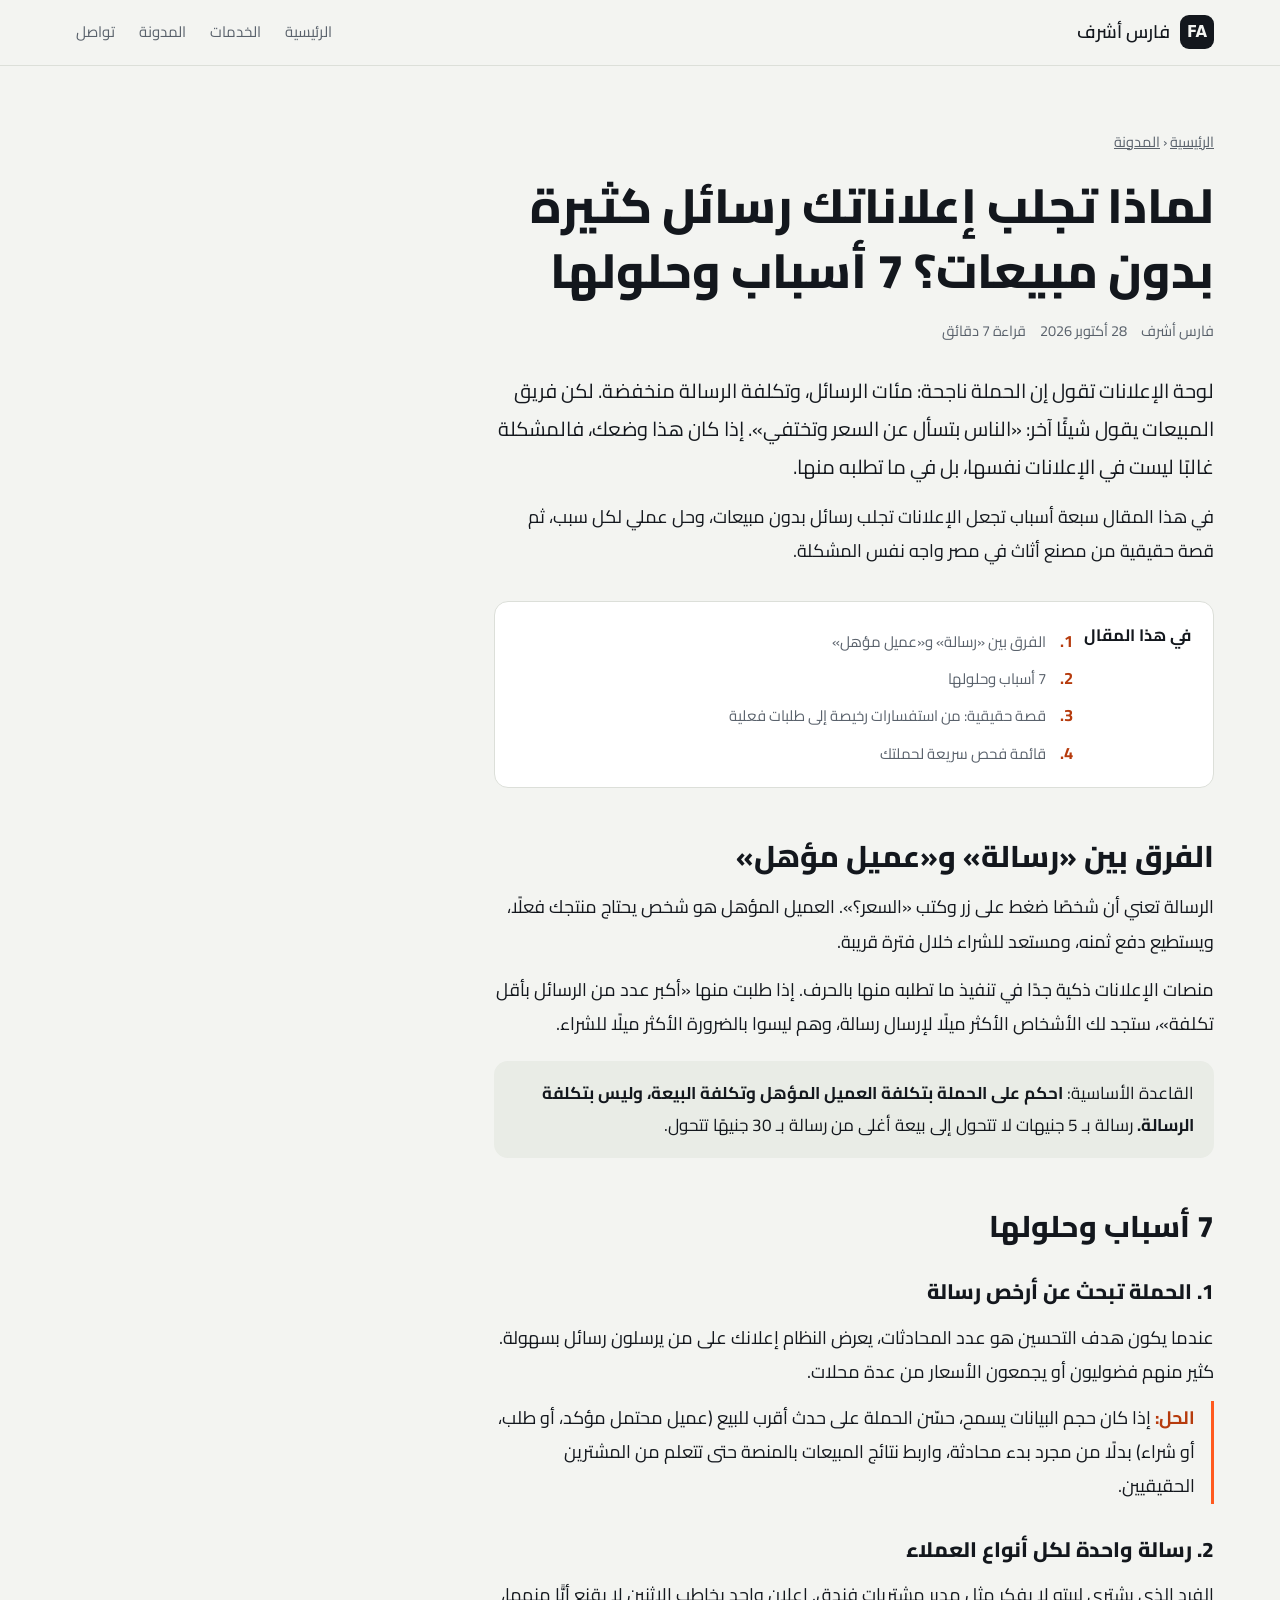
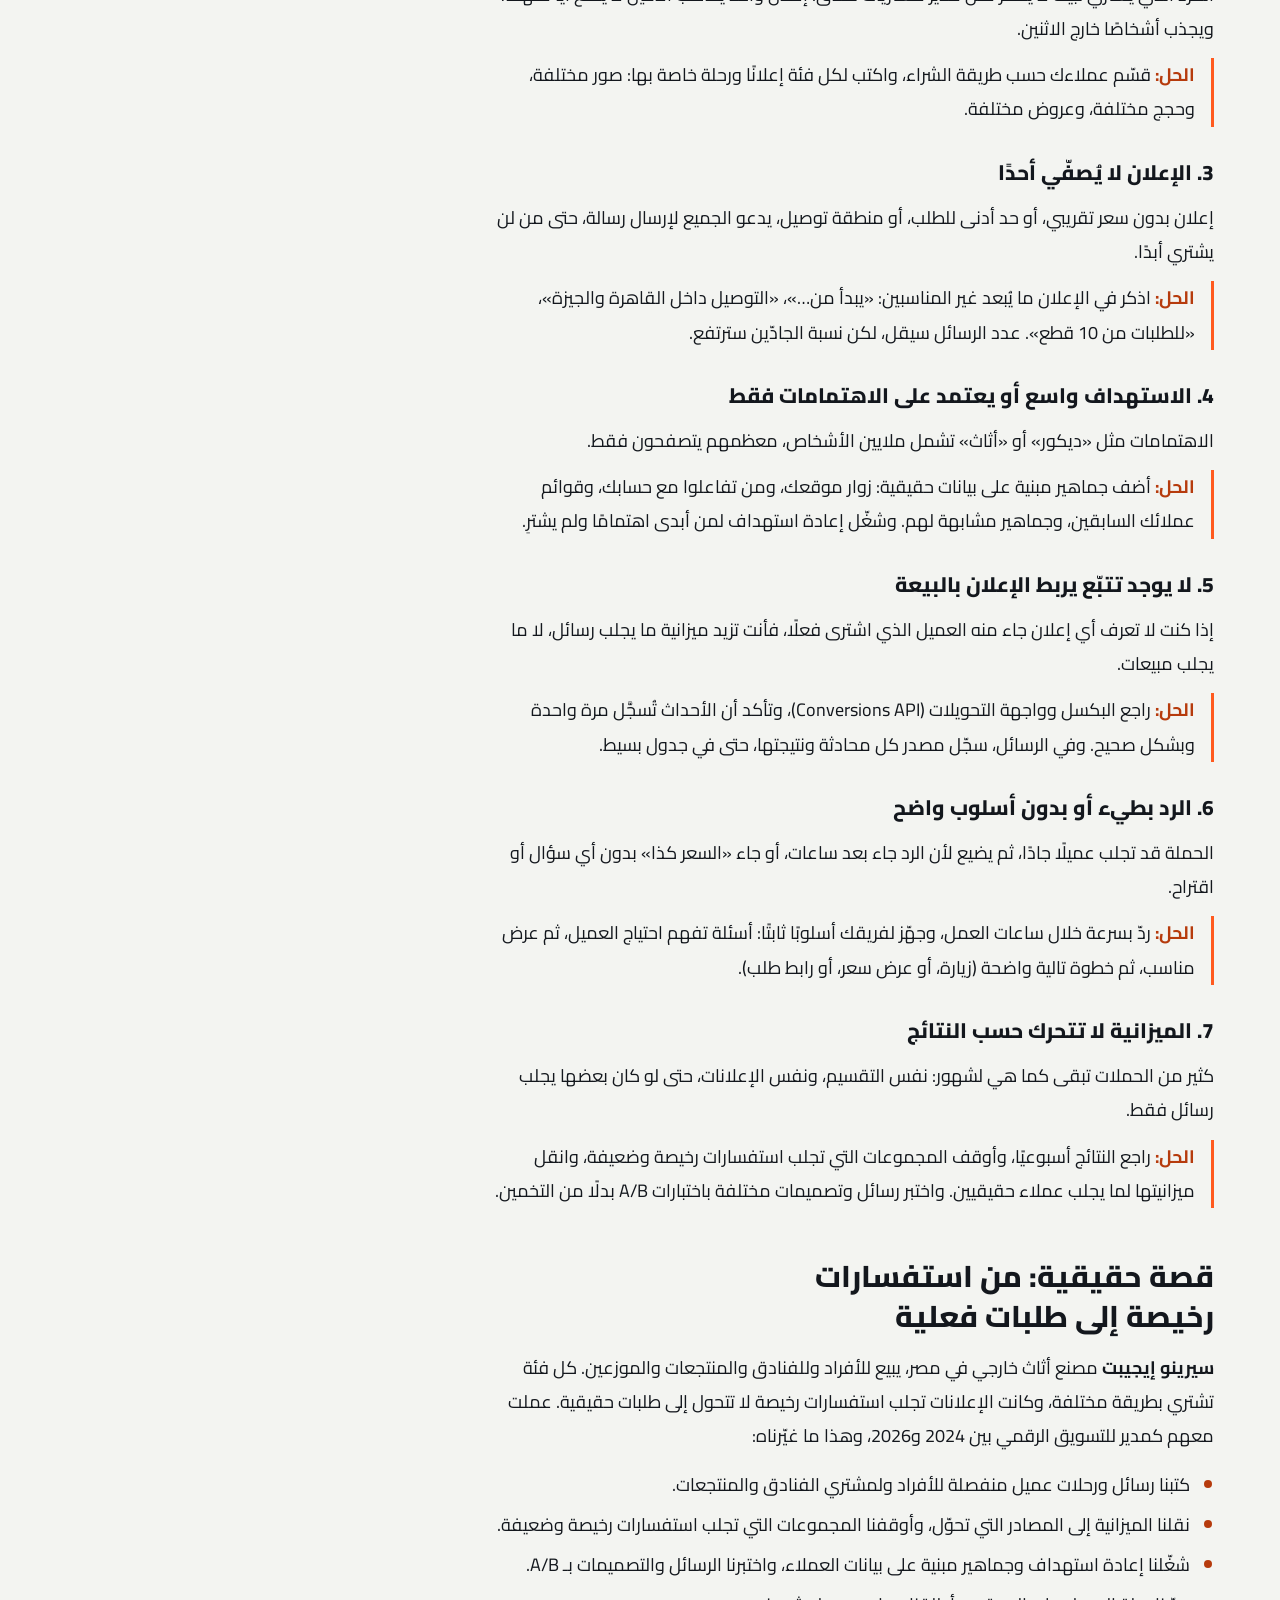
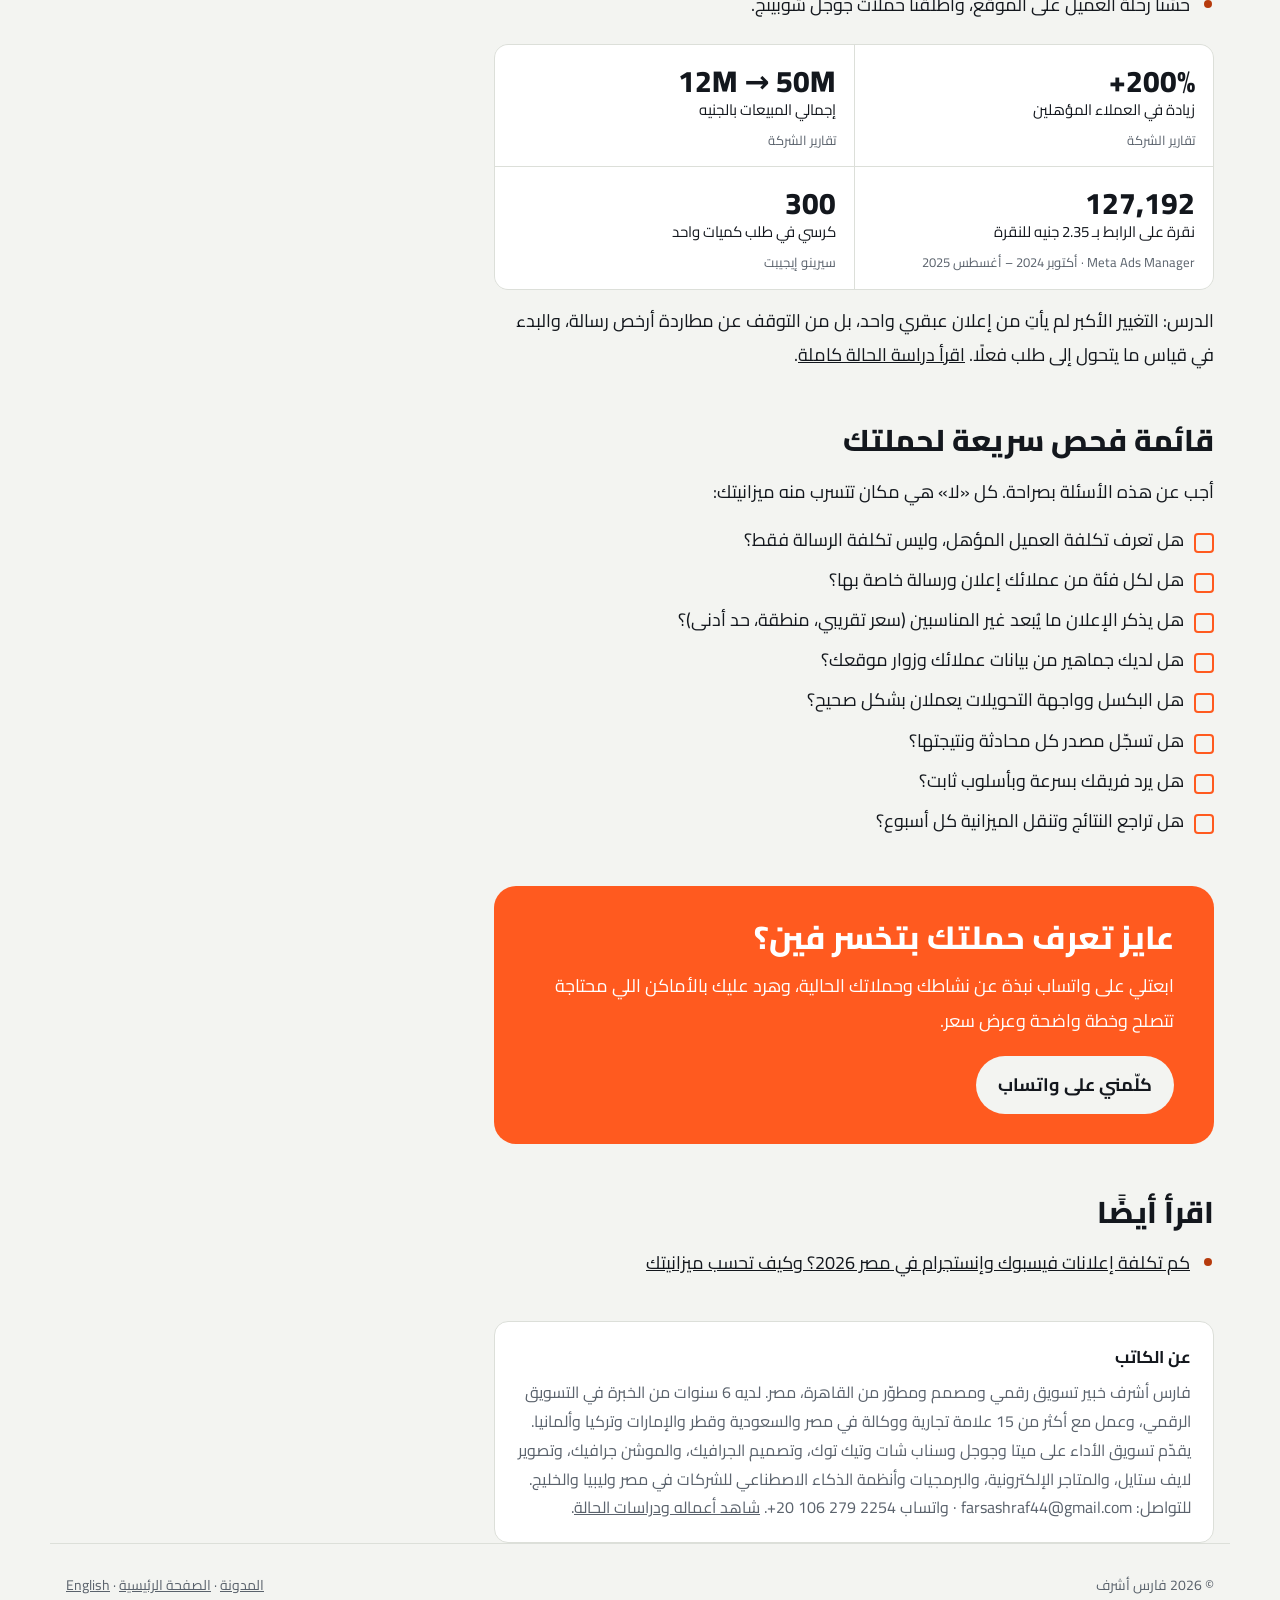
<file: ar/blog/messages-without-sales/index.html>
<!doctype html>
<html lang="ar" dir="rtl">
<head>
<meta charset="utf-8">
<meta name="viewport" content="width=device-width, initial-scale=1, viewport-fit=cover">
<title>لماذا تجلب إعلاناتك رسائل كثيرة بدون مبيعات؟ 7 أسباب وحلولها | فارس أشرف</title>
<meta name="description" content="إعلاناتك على فيسبوك وإنستجرام تجلب رسائل كثيرة لكن المبيعات قليلة؟ 7 أسباب شائعة وحل عملي لكل سبب، مع قصة حقيقية من مصنع أثاث في مصر زاد عملاءه المؤهلين 200%.">
<meta name="author" content="فارس أشرف">
<meta name="robots" content="index, follow, max-image-preview:large">
<link rel="canonical" href="https://fares.digital/ar/blog/messages-without-sales/">
<link rel="icon" href="../../../assets/favicon.svg" type="image/svg+xml">
<meta property="og:type" content="article">
<meta property="og:site_name" content="فارس أشرف">
<meta property="og:locale" content="ar_AR">
<meta property="og:url" content="https://fares.digital/ar/blog/messages-without-sales/">
<meta property="og:title" content="لماذا تجلب إعلاناتك رسائل كثيرة بدون مبيعات؟ 7 أسباب وحلولها">
<meta property="og:description" content="إعلاناتك على فيسبوك وإنستجرام تجلب رسائل كثيرة لكن المبيعات قليلة؟ 7 أسباب شائعة وحل عملي لكل سبب، مع قصة حقيقية من مصنع أثاث في مصر زاد عملاءه المؤهلين 200%.">
<meta property="og:image" content="https://fares.digital/assets/img/og-image.jpg">
<meta property="og:image:width" content="1200">
<meta property="og:image:height" content="630">
<meta property="article:published_time" content="2026-10-28">
<meta name="twitter:card" content="summary_large_image">
<meta name="theme-color" content="#F3F4F1" media="(prefers-color-scheme: light)">
<meta name="theme-color" content="#0F1215" media="(prefers-color-scheme: dark)">
<link rel="preconnect" href="https://fonts.googleapis.com">
<link rel="preconnect" href="https://fonts.gstatic.com" crossorigin>
<link rel="stylesheet" href="https://fonts.googleapis.com/css2?family=Cairo:wght@500;700;800&display=swap">
<link rel="stylesheet" href="../../../assets/blog.css">
<script type="application/ld+json">
{
 "@context": "https://schema.org",
 "@graph": [
  {
   "@type": "BlogPosting",
   "headline": "لماذا تجلب إعلاناتك رسائل كثيرة بدون مبيعات؟ 7 أسباب وحلولها",
   "description": "إعلاناتك على فيسبوك وإنستجرام تجلب رسائل كثيرة لكن المبيعات قليلة؟ 7 أسباب شائعة وحل عملي لكل سبب، مع قصة حقيقية من مصنع أثاث في مصر زاد عملاءه المؤهلين 200%.",
   "inLanguage": "ar",
   "url": "https://fares.digital/ar/blog/messages-without-sales/",
   "mainEntityOfPage": "https://fares.digital/ar/blog/messages-without-sales/",
   "datePublished": "2026-10-28",
   "dateModified": "2026-10-28",
   "image": "https://fares.digital/assets/img/og-image.jpg",
   "author": {
    "@type": "Person",
    "@id": "https://fares.digital/#person",
    "name": "Fares Ashraf",
    "alternateName": "فارس أشرف",
    "url": "https://fares.digital/ar/"
   },
   "publisher": {
    "@id": "https://fares.digital/#person"
   },
   "about": [
    "إعلانات فيسبوك",
    "إعلانات إنستجرام",
    "توليد العملاء",
    "حملات الرسائل"
   ]
  },
  {
   "@type": "BreadcrumbList",
   "itemListElement": [
    {
     "@type": "ListItem",
     "position": 1,
     "name": "الرئيسية",
     "item": "https://fares.digital/ar/"
    },
    {
     "@type": "ListItem",
     "position": 2,
     "name": "المدونة",
     "item": "https://fares.digital/ar/blog/"
    },
    {
     "@type": "ListItem",
     "position": 3,
     "name": "لماذا تجلب إعلاناتك رسائل كثيرة بدون مبيعات؟ 7 أسباب وحلولها",
     "item": "https://fares.digital/ar/blog/messages-without-sales/"
    }
   ]
  }
 ]
}
</script>
</head>
<body>

<header>
  <div class="wrap bar">
    <a class="mark" href="../../"><b>FA</b><span>فارس أشرف</span></a>
    <nav aria-label="الأقسام">
      <a class="opt" href="../../">الرئيسية</a>
      <a class="opt" href="../../#services">الخدمات</a>
      <a href="../">المدونة</a>
      <a href="../../#contact">تواصل</a>
    </nav>
  </div>
</header>

<main class="wrap">
<article>
  <p class="crumbs"><a href="../../">الرئيسية</a> ‹ <a href="../">المدونة</a></p>
  <h1>لماذا تجلب إعلاناتك رسائل كثيرة بدون مبيعات؟ 7 أسباب وحلولها</h1>
  <p class="meta"><span>فارس أشرف</span><time datetime="2026-10-28">28 أكتوبر 2026</time><span>قراءة 7 دقائق</span></p>

  <p class="intro">لوحة الإعلانات تقول إن الحملة ناجحة: مئات الرسائل، وتكلفة الرسالة منخفضة. لكن فريق المبيعات يقول شيئًا آخر: «الناس بتسأل عن السعر وتختفي». إذا كان هذا وضعك، فالمشكلة غالبًا ليست في الإعلانات نفسها، بل في ما تطلبه منها.</p>

  <p>في هذا المقال سبعة أسباب تجعل الإعلانات تجلب رسائل بدون مبيعات، وحل عملي لكل سبب، ثم قصة حقيقية من مصنع أثاث في مصر واجه نفس المشكلة.</p>

  <nav class="toc" aria-label="محتوى المقال">
    <b>في هذا المقال</b>
    <ol>
      <li><a href="#lead-vs-qualified">الفرق بين «رسالة» و«عميل مؤهل»</a></li>
      <li><a href="#reasons">7 أسباب وحلولها</a></li>
      <li><a href="#sereno">قصة حقيقية: من استفسارات رخيصة إلى طلبات فعلية</a></li>
      <li><a href="#checklist">قائمة فحص سريعة لحملتك</a></li>
    </ol>
  </nav>

  <h2 id="lead-vs-qualified">الفرق بين «رسالة» و«عميل مؤهل»</h2>
  <p>الرسالة تعني أن شخصًا ضغط على زر وكتب «السعر؟». العميل المؤهل هو شخص يحتاج منتجك فعلًا، ويستطيع دفع ثمنه، ومستعد للشراء خلال فترة قريبة.</p>
  <p>منصات الإعلانات ذكية جدًا في تنفيذ ما تطلبه منها بالحرف. إذا طلبت منها «أكبر عدد من الرسائل بأقل تكلفة»، ستجد لك الأشخاص الأكثر ميلًا لإرسال رسالة، وهم ليسوا بالضرورة الأكثر ميلًا للشراء.</p>
  <p class="note">القاعدة الأساسية: <strong>احكم على الحملة بتكلفة العميل المؤهل وتكلفة البيعة، وليس بتكلفة الرسالة.</strong> رسالة بـ 5 جنيهات لا تتحول إلى بيعة أغلى من رسالة بـ 30 جنيهًا تتحول.</p>

  <h2 id="reasons">7 أسباب وحلولها</h2>

  <h3>1. الحملة تبحث عن أرخص رسالة</h3>
  <p>عندما يكون هدف التحسين هو عدد المحادثات، يعرض النظام إعلانك على من يرسلون رسائل بسهولة. كثير منهم فضوليون أو يجمعون الأسعار من عدة محلات.</p>
  <p class="fix"><b>الحل:</b> إذا كان حجم البيانات يسمح، حسّن الحملة على حدث أقرب للبيع (عميل محتمل مؤكد، أو طلب، أو شراء) بدلًا من مجرد بدء محادثة، واربط نتائج المبيعات بالمنصة حتى تتعلم من المشترين الحقيقيين.</p>

  <h3>2. رسالة واحدة لكل أنواع العملاء</h3>
  <p>الفرد الذي يشتري لبيته لا يفكر مثل مدير مشتريات فندق. إعلان واحد يخاطب الاثنين لا يقنع أيًّا منهما، ويجذب أشخاصًا خارج الاثنين.</p>
  <p class="fix"><b>الحل:</b> قسّم عملاءك حسب طريقة الشراء، واكتب لكل فئة إعلانًا ورحلة خاصة بها: صور مختلفة، وحجج مختلفة، وعروض مختلفة.</p>

  <h3>3. الإعلان لا يُصفّي أحدًا</h3>
  <p>إعلان بدون سعر تقريبي، أو حد أدنى للطلب، أو منطقة توصيل، يدعو الجميع لإرسال رسالة، حتى من لن يشتري أبدًا.</p>
  <p class="fix"><b>الحل:</b> اذكر في الإعلان ما يُبعد غير المناسبين: «يبدأ من…»، «التوصيل داخل القاهرة والجيزة»، «للطلبات من 10 قطع». عدد الرسائل سيقل، لكن نسبة الجادّين سترتفع.</p>

  <h3>4. الاستهداف واسع أو يعتمد على الاهتمامات فقط</h3>
  <p>الاهتمامات مثل «ديكور» أو «أثاث» تشمل ملايين الأشخاص، معظمهم يتصفحون فقط.</p>
  <p class="fix"><b>الحل:</b> أضف جماهير مبنية على بيانات حقيقية: زوار موقعك، ومن تفاعلوا مع حسابك، وقوائم عملائك السابقين، وجماهير مشابهة لهم. وشغّل إعادة استهداف لمن أبدى اهتمامًا ولم يشترِ.</p>

  <h3>5. لا يوجد تتبّع يربط الإعلان بالبيعة</h3>
  <p>إذا كنت لا تعرف أي إعلان جاء منه العميل الذي اشترى فعلًا، فأنت تزيد ميزانية ما يجلب رسائل، لا ما يجلب مبيعات.</p>
  <p class="fix"><b>الحل:</b> راجع البكسل وواجهة التحويلات (Conversions API)، وتأكد أن الأحداث تُسجَّل مرة واحدة وبشكل صحيح. وفي الرسائل، سجّل مصدر كل محادثة ونتيجتها، حتى في جدول بسيط.</p>

  <h3>6. الرد بطيء أو بدون أسلوب واضح</h3>
  <p>الحملة قد تجلب عميلًا جادًا، ثم يضيع لأن الرد جاء بعد ساعات، أو جاء «السعر كذا» بدون أي سؤال أو اقتراح.</p>
  <p class="fix"><b>الحل:</b> ردّ بسرعة خلال ساعات العمل، وجهّز لفريقك أسلوبًا ثابتًا: أسئلة تفهم احتياج العميل، ثم عرض مناسب، ثم خطوة تالية واضحة (زيارة، أو عرض سعر، أو رابط طلب).</p>

  <h3>7. الميزانية لا تتحرك حسب النتائج</h3>
  <p>كثير من الحملات تبقى كما هي لشهور: نفس التقسيم، ونفس الإعلانات، حتى لو كان بعضها يجلب رسائل فقط.</p>
  <p class="fix"><b>الحل:</b> راجع النتائج أسبوعيًا، وأوقف المجموعات التي تجلب استفسارات رخيصة وضعيفة، وانقل ميزانيتها لما يجلب عملاء حقيقيين. واختبر رسائل وتصميمات مختلفة باختبارات A/B بدلًا من التخمين.</p>

  <h2 id="sereno">قصة حقيقية: من استفسارات رخيصة إلى طلبات فعلية</h2>
  <p><strong>سيرينو إيجيبت</strong> مصنع أثاث خارجي في مصر، يبيع للأفراد وللفنادق والمنتجعات والموزعين. كل فئة تشتري بطريقة مختلفة، وكانت الإعلانات تجلب استفسارات رخيصة لا تتحول إلى طلبات حقيقية. عملت معهم كمدير للتسويق الرقمي بين 2024 و2026، وهذا ما غيّرناه:</p>
  <ul>
    <li>كتبنا رسائل ورحلات عميل منفصلة للأفراد ولمشتري الفنادق والمنتجعات.</li>
    <li>نقلنا الميزانية إلى المصادر التي تحوّل، وأوقفنا المجموعات التي تجلب استفسارات رخيصة وضعيفة.</li>
    <li>شغّلنا إعادة استهداف وجماهير مبنية على بيانات العملاء، واختبرنا الرسائل والتصميمات بـ A/B.</li>
    <li>حسّنا رحلة العميل على الموقع، وأطلقنا حملات جوجل شوبينج.</li>
  </ul>
  <div class="stats">
    <div><strong>+200%</strong><span>زيادة في العملاء المؤهلين</span><small>تقارير الشركة</small></div>
    <div><strong>12M → 50M</strong><span>إجمالي المبيعات بالجنيه</span><small>تقارير الشركة</small></div>
    <div><strong>127,192</strong><span>نقرة على الرابط بـ 2.35 جنيه للنقرة</span><small>Meta Ads Manager · أكتوبر 2024 – أغسطس 2025</small></div>
    <div><strong>300</strong><span>كرسي في طلب كميات واحد</span><small>سيرينو إيجيبت</small></div>
  </div>
  <p>الدرس: التغيير الأكبر لم يأتِ من إعلان عبقري واحد، بل من التوقف عن مطاردة أرخص رسالة، والبدء في قياس ما يتحول إلى طلب فعلًا. <a href="../../#work">اقرأ دراسة الحالة كاملة</a>.</p>

  <h2 id="checklist">قائمة فحص سريعة لحملتك</h2>
  <p>أجب عن هذه الأسئلة بصراحة. كل «لا» هي مكان تتسرب منه ميزانيتك:</p>
  <ul class="check">
    <li>هل تعرف تكلفة العميل المؤهل، وليس تكلفة الرسالة فقط؟</li>
    <li>هل لكل فئة من عملائك إعلان ورسالة خاصة بها؟</li>
    <li>هل يذكر الإعلان ما يُبعد غير المناسبين (سعر تقريبي، منطقة، حد أدنى)؟</li>
    <li>هل لديك جماهير من بيانات عملائك وزوار موقعك؟</li>
    <li>هل البكسل وواجهة التحويلات يعملان بشكل صحيح؟</li>
    <li>هل تسجّل مصدر كل محادثة ونتيجتها؟</li>
    <li>هل يرد فريقك بسرعة وبأسلوب ثابت؟</li>
    <li>هل تراجع النتائج وتنقل الميزانية كل أسبوع؟</li>
  </ul>

  <section class="cta" aria-label="تواصل">
    <h2>عايز تعرف حملتك بتخسر فين؟</h2>
    <p>ابعتلي على واتساب نبذة عن نشاطك وحملاتك الحالية، وهرد عليك بالأماكن اللي محتاجة تتصلح وخطة واضحة وعرض سعر.</p>
    <a href="https://wa.me/201062792254?text=%D8%A3%D9%87%D9%84%D9%8B%D8%A7%20%D9%81%D8%A7%D8%B1%D8%B3%D8%8C%20%D9%82%D8%B1%D8%A3%D8%AA%20%D9%85%D9%82%D8%A7%D9%84%D9%83%20%D8%B9%D9%86%20%D8%A7%D9%84%D8%B1%D8%B3%D8%A7%D8%A6%D9%84%20%D8%A8%D8%AF%D9%88%D9%86%20%D9%85%D8%A8%D9%8A%D8%B9%D8%A7%D8%AA%20%D9%88%D8%B9%D8%A7%D9%8A%D8%B2%20%D8%A3%D8%B1%D8%A7%D8%AC%D8%B9%20%D8%AD%D9%85%D9%84%D8%A7%D8%AA%D9%8A." target="_blank" rel="noopener">كلّمني على واتساب</a>
  </section>

  <h2>اقرأ أيضًا</h2>
  <ul>
    <li><a href="../facebook-ads-cost-egypt/">كم تكلفة إعلانات فيسبوك وإنستجرام في مصر 2026؟ وكيف تحسب ميزانيتك</a></li>
  </ul>
  <aside class="author" aria-label="عن الكاتب">
    <b>عن الكاتب</b>
    <p>فارس أشرف خبير تسويق رقمي ومصمم ومطوّر من القاهرة، مصر. لديه 6 سنوات من الخبرة في التسويق الرقمي، وعمل مع أكثر من 15 علامة تجارية ووكالة في مصر والسعودية وقطر والإمارات وتركيا وألمانيا. يقدّم تسويق الأداء على ميتا وجوجل وسناب شات وتيك توك، وتصميم الجرافيك، والموشن جرافيك، وتصوير لايف ستايل، والمتاجر الإلكترونية، والبرمجيات وأنظمة الذكاء الاصطناعي للشركات في مصر وليبيا والخليج. للتواصل: farsashraf44@gmail.com · واتساب <bdi dir="ltr" class="nowrap">+20 106 279 2254</bdi>. <a href="../../">شاهد أعماله ودراسات الحالة</a>.</p>
  </aside>
</article>
</main>

<footer class="wrap">
  <span>© 2026 فارس أشرف</span>
  <span><a href="../">المدونة</a> · <a href="../../">الصفحة الرئيسية</a> · <a href="https://fares.digital/" hreflang="en" lang="en">English</a></span>
</footer>
</body>
</html>
</file>
<file: assets/blog.css>
/* Blog pages. Colors and fonts match the tokens in index.html. */
:root{
  --paper:#F3F4F1; --card:#FFFFFF; --ink:#13171D; --muted:#5A626C; --line:#DCDFD9;
  --accent:#FF5A1F; --accent-ink:#B63B0D; --on-accent:#FFFFFF; --good:#1F8A5B; --chip:#E9ECE6;
  --display:"Cairo",ui-sans-serif,system-ui,sans-serif; --body:"Cairo",ui-sans-serif,system-ui,sans-serif;
  --r:14px; --max:1180px; --read:720px;
  color-scheme:light}
@media (prefers-color-scheme: dark){:root:not([data-theme="light"]){
  --paper:#0F1215; --card:#161A1F; --ink:#ECEDE9; --muted:#9AA2AB; --line:#262B32;
  --accent:#FF6A33; --accent-ink:#FF8D61; --on-accent:#140A05; --good:#4CC28E; --chip:#1E232A; color-scheme:dark}}
:root[data-theme="dark"]{
  --paper:#0F1215; --card:#161A1F; --ink:#ECEDE9; --muted:#9AA2AB; --line:#262B32;
  --accent:#FF6A33; --accent-ink:#FF8D61; --on-accent:#140A05; --good:#4CC28E; --chip:#1E232A; color-scheme:dark}

*{box-sizing:border-box}
body{margin:0;background:var(--paper);color:var(--ink);font-family:var(--body);font-size:18px;line-height:1.9;-webkit-font-smoothing:antialiased}
img{max-width:100%}
a{color:inherit}
:focus-visible{outline:3px solid var(--accent);outline-offset:3px;border-radius:6px}
.wrap{max-width:var(--max);margin:0 auto;padding-left:max(16px,env(safe-area-inset-left,0px));padding-right:max(16px,env(safe-area-inset-right,0px))}
h1,h2,h3{font-family:var(--display);line-height:1.35;text-wrap:balance;margin:0}

/* header and footer, same as the main page */
header{position:sticky;top:0;z-index:20;background:color-mix(in oklab,var(--paper) 88%,transparent);backdrop-filter:blur(10px);border-bottom:1px solid var(--line)}
.bar{display:flex;align-items:center;gap:20px;padding-block:12px}
.mark{display:flex;align-items:center;gap:10px;text-decoration:none;font-weight:600}
.mark b{display:grid;place-items:center;width:34px;height:34px;border-radius:9px;background:var(--ink);color:var(--paper);font-weight:800;font-size:15px;font-family:ui-sans-serif,system-ui,sans-serif}
nav{display:flex;gap:4px;margin-inline-start:auto;flex-wrap:wrap}
nav a{text-decoration:none;font-size:15px;padding:6px 10px;border-radius:8px;color:var(--muted)}
nav a:hover,nav a[aria-current]{color:var(--ink);background:var(--chip)}
@media (max-width:520px){nav a.opt{display:none}}
footer{padding-block:28px 40px;color:var(--muted);font-size:14px;display:flex;justify-content:space-between;flex-wrap:wrap;gap:8px;border-top:1px solid var(--line);margin-top:48px}
footer a{color:var(--muted)}

/* blog index */
.blog-head{padding-block:56px 28px;max-width:var(--read)}
.blog-head h1{font-size:clamp(36px,5vw,56px);font-weight:800}
.blog-head p{color:var(--muted);margin:12px 0 0}
.posts{display:grid;gap:18px;max-width:var(--read);padding-bottom:24px}
.post-card{display:block;text-decoration:none;background:var(--card);border:1px solid var(--line);border-radius:var(--r);padding:24px 22px}
.post-card:hover{border-color:var(--ink)}
.post-card h2{font-size:24px;font-weight:800}
.post-card p{color:var(--muted);margin:8px 0 0;font-size:16.5px;line-height:1.8}

/* meta line */
.meta{color:var(--muted);font-size:14.5px;display:flex;flex-wrap:wrap;gap:4px 14px}
.post-card .meta{margin-top:12px}

/* article */
article{max-width:var(--read);padding-block:48px 0}
.crumbs{font-size:14.5px;color:var(--muted);margin-bottom:18px}
.crumbs a{color:var(--muted)}
article h1{font-size:clamp(32px,4.6vw,48px);font-weight:800}
article .meta{margin-top:14px}
.intro{font-size:20px;color:var(--ink);margin:28px 0 0}
article h2{font-size:clamp(24px,3vw,30px);font-weight:800;margin:48px 0 12px}
article h3{font-size:21px;font-weight:800;margin:32px 0 6px}
article p{margin:14px 0 0}
article ul,article ol{margin:14px 0 0;padding-inline-start:24px}
article li{margin-top:6px}
article li::marker{color:var(--accent-ink);font-weight:700}
article strong{font-weight:700}
.toc{background:var(--card);border:1px solid var(--line);border-radius:var(--r);padding:18px 22px;margin-top:32px;font-size:16.5px}
.toc b{display:block;margin-bottom:4px}
.toc ol{margin:0}
.toc a{text-decoration:none;color:var(--muted)}
.toc a:hover{color:var(--ink);text-decoration:underline}
.note{background:var(--chip);border-radius:var(--r);padding:16px 20px;margin-top:20px;font-size:17px}
.fix{border-inline-start:3px solid var(--accent);padding-inline-start:16px;margin-top:12px}
.fix b{color:var(--accent-ink)}
.stats{display:grid;grid-template-columns:repeat(2,minmax(0,1fr));gap:1px;background:var(--line);border:1px solid var(--line);border-radius:var(--r);overflow:hidden;margin-top:22px}
.stats div{background:var(--card);padding:18px 18px 14px}
.stats strong{display:block;font-size:30px;font-weight:800;line-height:1.2;direction:ltr;text-align:right;unicode-bidi:isolate}
.stats span{display:block;font-size:15px;line-height:1.5}
.stats small{display:block;color:var(--muted);font-size:13px;margin-top:6px}
@media (max-width:420px){.stats{grid-template-columns:1fr}}
.tbl{overflow-x:auto;margin-top:20px;border:1px solid var(--line);border-radius:var(--r);background:var(--card)}
.tbl table{width:100%;border-collapse:collapse;font-size:16px}
.tbl th,.tbl td{padding:12px clamp(10px,3vw,16px);text-align:start;border-bottom:1px solid var(--line);line-height:1.5}
.tbl tbody tr:last-child>*{border-bottom:0}
.tbl thead th{font-size:14.5px;color:var(--muted);font-weight:700;vertical-align:bottom}
.tbl thead small{font-weight:500}
.tbl td{direction:ltr;text-align:right;unicode-bidi:isolate;font-variant-numeric:tabular-nums}
.tbl tbody th{font-weight:700}
.tbl.text td{direction:inherit;text-align:start;font-variant-numeric:normal}
.tbl.text table{font-size:15px}
.sources{font-size:15.5px}
.author{margin-top:40px;padding:20px 22px;border:1px solid var(--line);border-radius:var(--r);background:var(--card);font-size:16px;line-height:1.8}
.author b{display:block;font-size:17px}
.author p{margin-top:6px;color:var(--muted)}
.nowrap{white-space:nowrap}
.sources a{word-break:break-word}
.check{list-style:none;padding:0!important}
.check li{position:relative;padding-inline-start:30px}
.check li::before{content:"";position:absolute;inset-inline-start:0;top:.55em;width:16px;height:16px;border-radius:4px;border:2px solid var(--accent)}
.cta{background:var(--accent);color:var(--on-accent);border-radius:22px;padding:30px clamp(20px,4vw,40px);margin-top:48px}
.cta h2{margin:0;font-size:clamp(24px,3vw,32px)}
.cta p{margin-top:10px}
.cta a{display:inline-block;margin-top:18px;background:var(--paper);color:var(--ink);text-decoration:none;font-weight:700;padding:12px 22px;border-radius:999px}
.cta a:hover{filter:brightness(1.05)}
</file>
